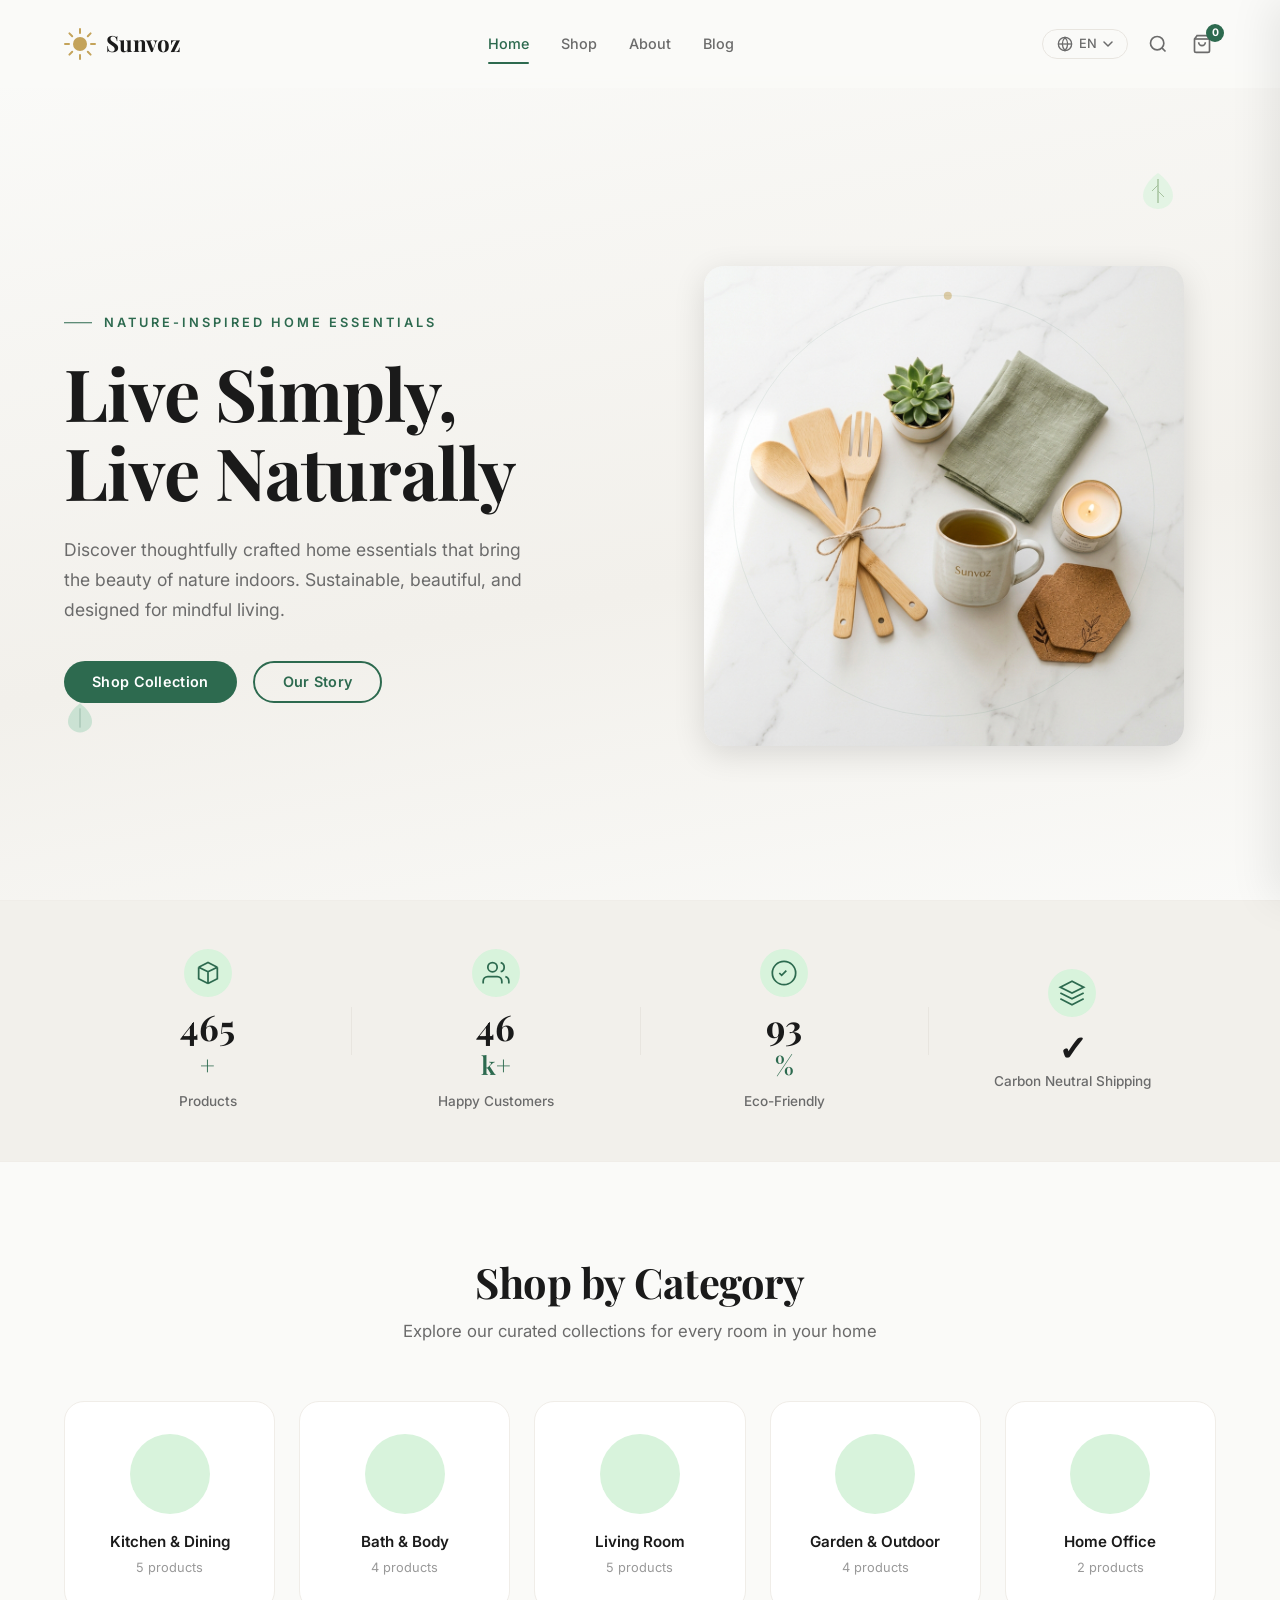
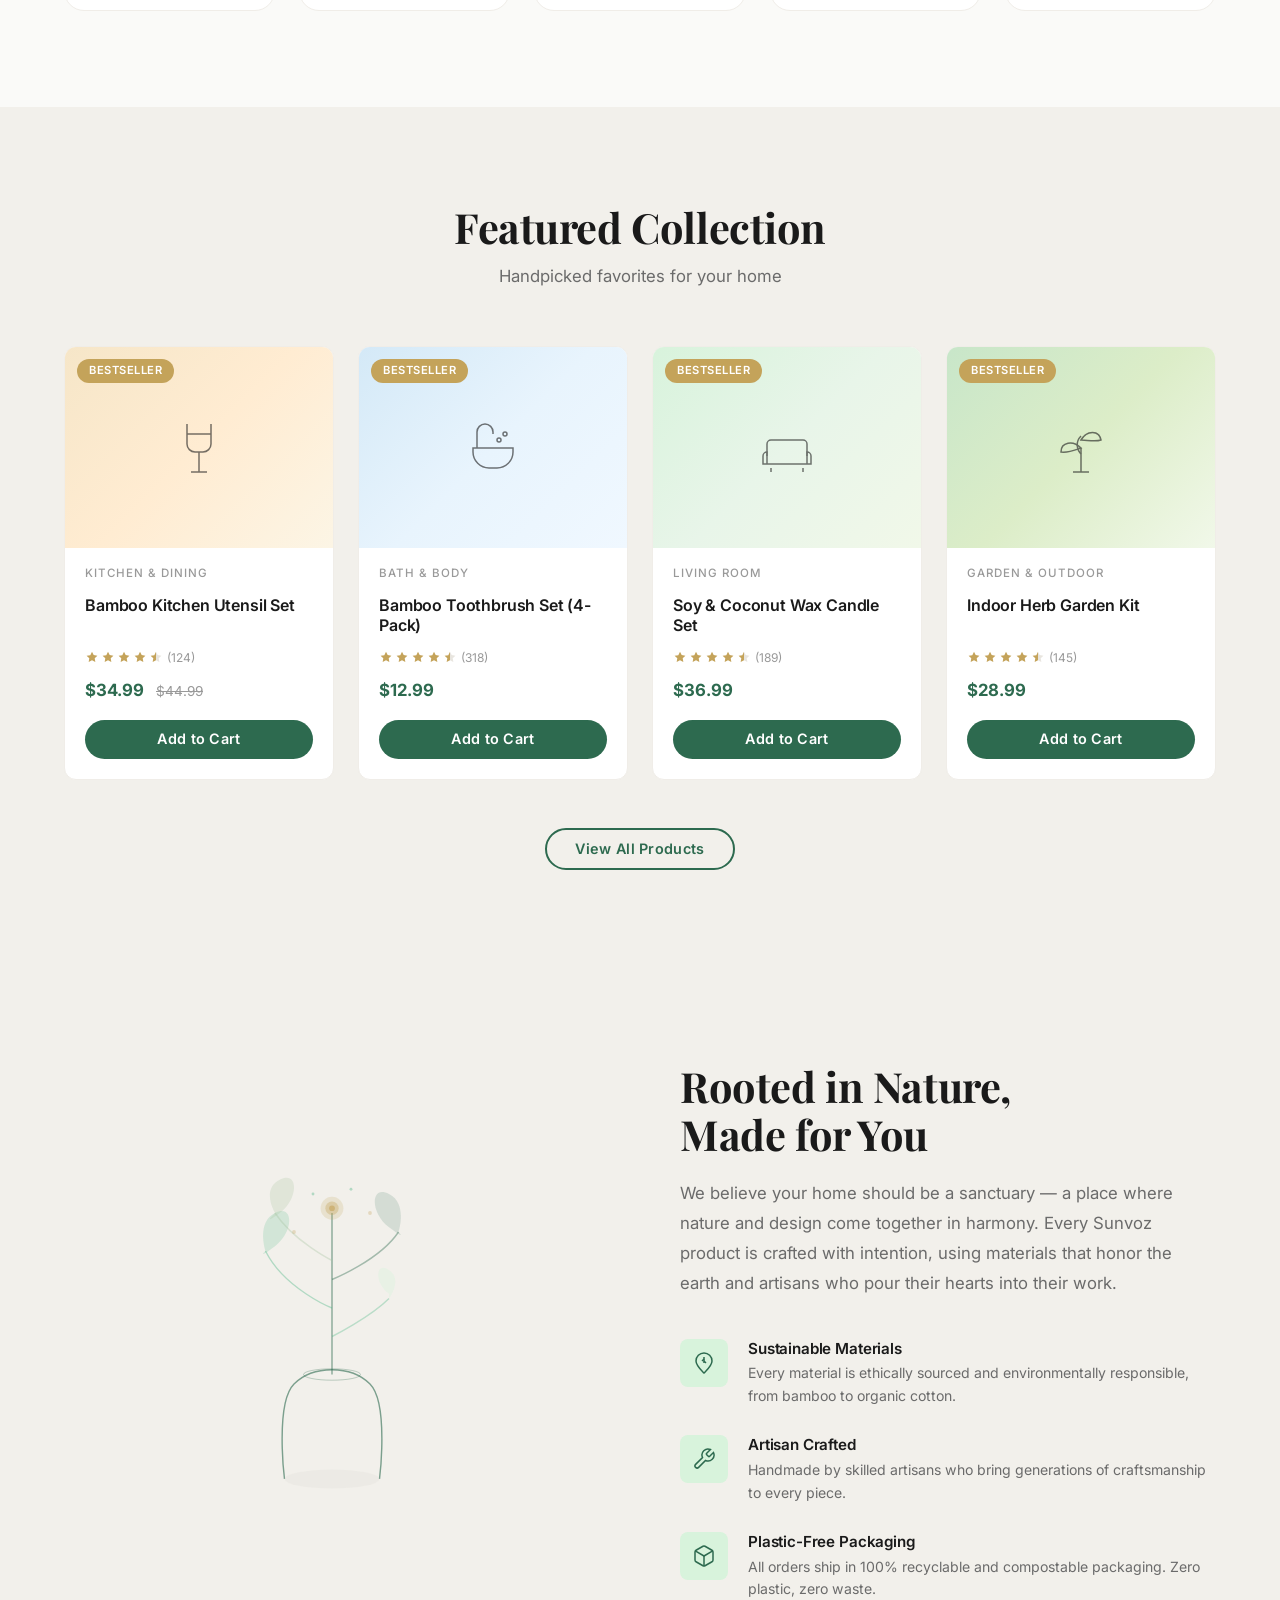
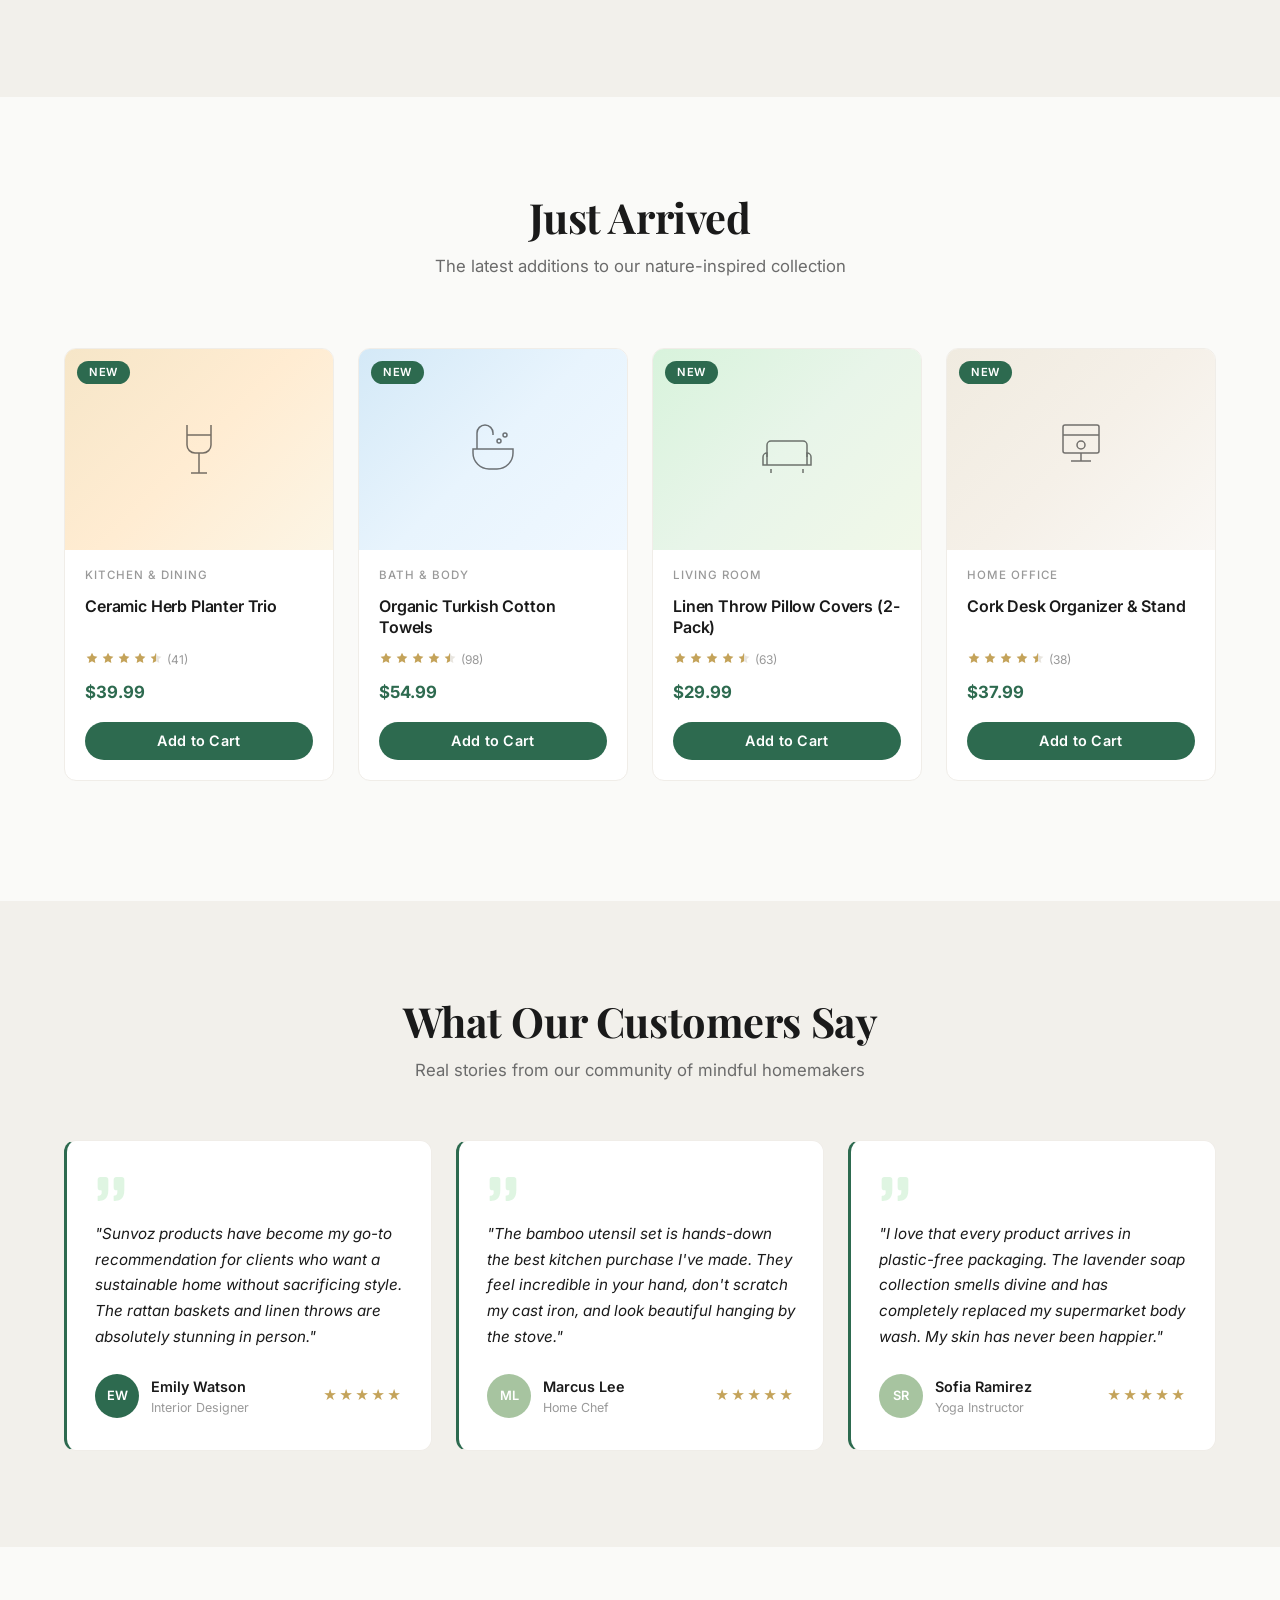
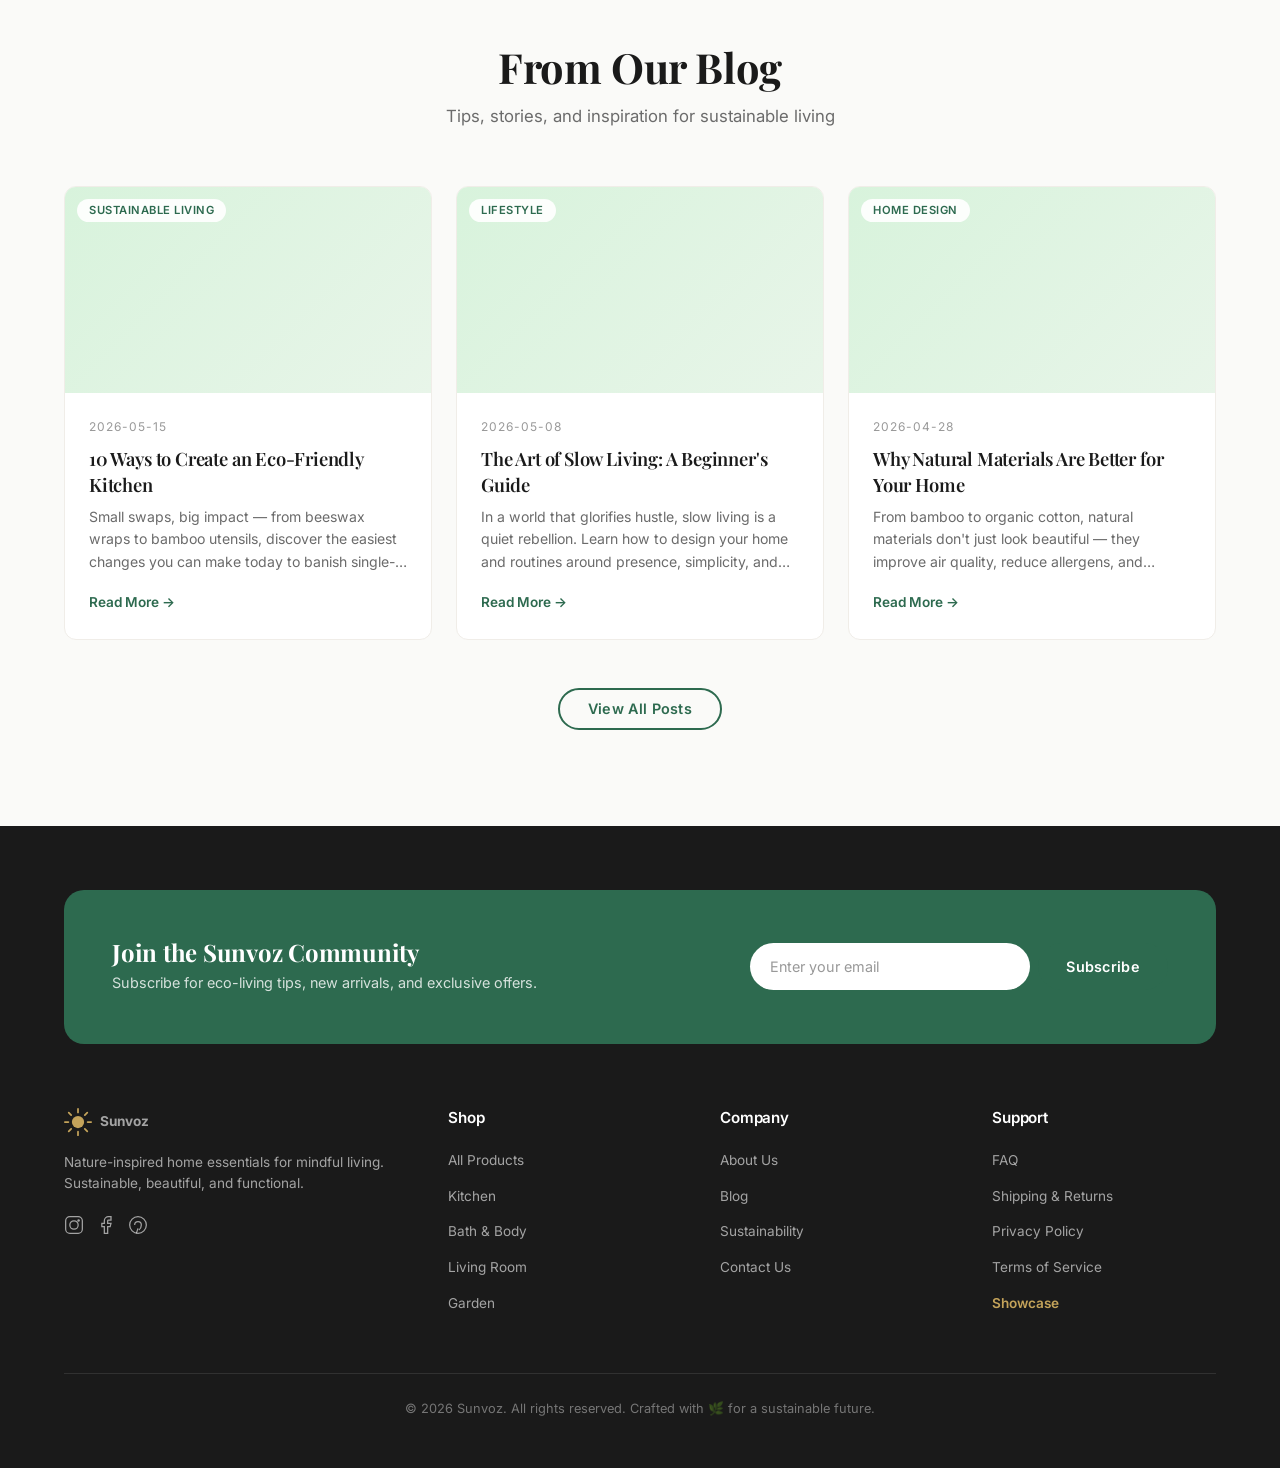
<file: index.html>
<!DOCTYPE html>
<html lang="en">
<head>
    <meta charset="UTF-8">
    <meta name="viewport" content="width=device-width, initial-scale=1.0">
    <meta name="description" content="Sunvoz — Nature-Inspired Home Essentials. Discover sustainable, beautiful, and functional products for your home.">
    <title>Home | Sunvoz</title>
    <link rel="preconnect" href="https://fonts.googleapis.com">
    <link rel="preconnect" href="https://fonts.gstatic.com" crossorigin>
    <link href="https://fonts.googleapis.com/css2?family=Playfair+Display:ital,wght@0,400;0,500;0,600;0,700;1,400&family=Inter:wght@300;400;500;600;700&display=swap" rel="stylesheet">
        <link href="https://cdn.jsdelivr.net/npm/bootstrap@5.3.3/dist/css/bootstrap.min.css" rel="stylesheet" integrity="sha384-QWTKZyjpPEjISv5WaRU9OFeRpok6YctnYmDr5pNlyT2bRjXh0JMhjY6hW+ALEwIH" crossorigin="anonymous">
    <link rel="stylesheet" href="css/base.css">
    <link rel="stylesheet" href="css/components.css">
    <link rel="stylesheet" href="css/home.css?v=1.0.1">
    <link rel="icon" type="image/svg+xml" href="data:image/svg+xml,<svg xmlns='http://www.w3.org/2000/svg' viewBox='0 0 32 32'><circle cx='16' cy='16' r='8' fill='%23C4A35A'/></svg>">
</head>
<body>

<!-- ========== NAVBAR ========== -->
<header class="navbar" id="navbar">
    <div class="container navbar-inner">
        <a href="index.html" class="logo" aria-label="Sunvoz Home">
            <svg class="logo-sun" width="32" height="32" viewBox="0 0 32 32" aria-hidden="true">
                <circle cx="16" cy="16" r="7" fill="#C4A35A"/>
                <g stroke="#C4A35A" stroke-width="2" stroke-linecap="round">
                    <line x1="16" y1="1" x2="16" y2="5"/><line x1="16" y1="27" x2="16" y2="31"/>
                    <line x1="1" y1="16" x2="5" y2="16"/><line x1="27" y1="16" x2="31" y2="16"/>
                    <line x1="5.4" y1="5.4" x2="8.2" y2="8.2"/><line x1="23.8" y1="23.8" x2="26.6" y2="26.6"/>
                    <line x1="5.4" y1="26.6" x2="8.2" y2="23.8"/><line x1="23.8" y1="8.2" x2="26.6" y2="5.4"/>
                </g>
            </svg>
            <span class="logo-text">Sunvoz</span>
        </a>
        <nav class="nav-links" id="navLinks">
            <a href="index.html" class="nav-link active" data-page="home">Home</a>
            <a href="products.html" class="nav-link" data-page="shop">Shop</a>
            <a href="about.html" class="nav-link" data-page="about">About</a>
            <a href="blog.html" class="nav-link" data-page="blog">Blog</a>
        </nav>
        <div class="nav-actions">
            <div class="lang-switcher" id="langSwitcher">
                <button class="lang-btn" id="langBtn" aria-label="Change Language">
                    <svg width="16" height="16" viewBox="0 0 24 24" fill="none" stroke="currentColor" stroke-width="2"><circle cx="12" cy="12" r="10"/><line x1="2" y1="12" x2="22" y2="12"/><path d="M12 2a15.3 15.3 0 014 10 15.3 15.3 0 01-4 10 15.3 15.3 0 01-4-10 15.3 15.3 0 014-10z"/></svg>
                    <span>EN</span>
                    <svg width="10" height="6" viewBox="0 0 10 6"><path d="M1 1l4 4 4-4" stroke="currentColor" fill="none" stroke-width="1.5" stroke-linecap="round" stroke-linejoin="round"/></svg>
                </button>
                <div class="lang-dropdown" id="langDropdown">
                    <a href="#" class="lang-option active" data-lang="en">English</a>
                    <a href="#" class="lang-option" data-lang="vi">Tiếng Việt</a>
                </div>
            </div>
            <button class="search-btn" id="searchToggle" aria-label="Search">
                <svg width="20" height="20" viewBox="0 0 24 24" fill="none" stroke="currentColor" stroke-width="2"><circle cx="11" cy="11" r="8"/><line x1="21" y1="21" x2="16.65" y2="16.65"/></svg>
            </button>
            <a href="cart.html" class="nav-cart-btn" id="navCartBtn" aria-label="Shopping Cart">
                <svg width="20" height="20" viewBox="0 0 24 24" fill="none" stroke="currentColor" stroke-width="2"><path d="M6 2L3 6v14a2 2 0 002 2h14a2 2 0 002-2V6l-3-4z"/><line x1="3" y1="6" x2="21" y2="6"/><path d="M16 10a4 4 0 01-8 0"/></svg>
                <span class="cart-badge" id="cartBadge">0</span>
            </a>
            <button class="hamburger" id="hamburger" aria-label="Toggle Menu">
                <span></span><span></span><span></span>
            </button>
        </div>
    </div>
</header>

<main>

<!-- ========== HERO SECTION ========== -->
<section class="hero" id="hero">
    <!-- Floating leaves -->
    <div class="floating-leaf leaf-1" aria-hidden="true">
        <svg width="40" height="40" viewBox="0 0 40 40" fill="none">
            <path d="M20 2C20 2 35 12 35 25C35 32 28 38 20 38C12 38 5 32 5 25C5 12 20 2 20 2Z" fill="#D8F3DC" opacity="0.6"/>
            <path d="M20 8V32" stroke="#A7C4A0" stroke-width="1.5"/>
            <path d="M20 14L14 20" stroke="#A7C4A0" stroke-width="1"/>
            <path d="M20 20L26 26" stroke="#A7C4A0" stroke-width="1"/>
        </svg>
    </div>
    <div class="floating-leaf leaf-2" aria-hidden="true">
        <svg width="32" height="32" viewBox="0 0 40 40" fill="none">
            <path d="M20 2C20 2 35 12 35 25C35 32 28 38 20 38C12 38 5 32 5 25C5 12 20 2 20 2Z" fill="#52B788" opacity="0.25"/>
            <path d="M20 8V32" stroke="#2D6A4F" stroke-width="1" opacity="0.4"/>
        </svg>
    </div>
    <div class="floating-leaf leaf-3" aria-hidden="true">
        <svg width="24" height="24" viewBox="0 0 40 40" fill="none">
            <path d="M20 2C20 2 35 12 35 25C35 32 28 38 20 38C12 38 5 32 5 25C5 12 20 2 20 2Z" fill="#A7C4A0" opacity="0.4"/>
        </svg>
    </div>

    <div class="container hero-inner">
        <div class="hero-content">
            <span class="hero-eyebrow animate-on-scroll">Nature-Inspired Home Essentials</span>
            <h1 class="hero-title animate-on-scroll">Live Simply,<br>Live Naturally</h1>
            <p class="hero-desc animate-on-scroll">Discover thoughtfully crafted home essentials that bring the beauty of nature indoors. Sustainable, beautiful, and designed for mindful living.</p>
            <div class="hero-actions animate-on-scroll">
                <a href="products.html" class="btn btn-primary btn-lg">Shop Collection</a>
                <a href="about.html" class="btn btn-outline btn-lg">Our Story</a>
            </div>
        </div>
        <div class="hero-visual" aria-hidden="true">
            <div class="hero-svg-wrapper" style="display: flex; align-items: center; justify-content: center;">
                <!-- Hero Banner Image -->
                <img src="assets/images/hero-banner.png" alt="Sunvoz Nature Home Banner" class="hero-art" style="width: 100%; height: auto; border-radius: var(--radius-lg); object-fit: cover; box-shadow: var(--shadow-lg);">
                <!-- Orbiting ring animation -->
                <div class="hero-orbit-ring"></div>
            </div>
        </div>
    </div>
</section>

<!-- ========== STATS BAR ========== -->
<section class="stats-bar" id="stats">
    <div class="container stats-inner">
        <div class="stat-item animate-on-scroll">
            <div class="stat-icon">
                <svg width="28" height="28" viewBox="0 0 24 24" fill="none" stroke="var(--accent)" stroke-width="1.5"><path d="M20 7l-8-4-8 4m16 0l-8 4m8-4v10l-8 4m0-10L4 7m8 4v10M4 7v10l8 4"/></svg>
            </div>
            <span class="stat-number" data-count="500">0</span><span class="stat-suffix">+</span>
            <span class="stat-label">Products</span>
        </div>
        <div class="stat-divider"></div>
        <div class="stat-item animate-on-scroll">
            <div class="stat-icon">
                <svg width="28" height="28" viewBox="0 0 24 24" fill="none" stroke="var(--accent)" stroke-width="1.5"><path d="M17 21v-2a4 4 0 00-4-4H5a4 4 0 00-4 4v2"/><circle cx="9" cy="7" r="4"/><path d="M23 21v-2a4 4 0 00-3-3.87"/><path d="M16 3.13a4 4 0 010 7.75"/></svg>
            </div>
            <span class="stat-number" data-count="50">0</span><span class="stat-suffix">k+</span>
            <span class="stat-label">Happy Customers</span>
        </div>
        <div class="stat-divider"></div>
        <div class="stat-item animate-on-scroll">
            <div class="stat-icon">
                <svg width="28" height="28" viewBox="0 0 24 24" fill="none" stroke="var(--accent)" stroke-width="1.5"><path d="M12 22c5.523 0 10-4.477 10-10S17.523 2 12 2 2 6.477 2 12s4.477 10 10 10z"/><path d="M8 12l2 2 4-4"/></svg>
            </div>
            <span class="stat-number" data-count="100">0</span><span class="stat-suffix">%</span>
            <span class="stat-label">Eco-Friendly</span>
        </div>
        <div class="stat-divider"></div>
        <div class="stat-item animate-on-scroll">
            <div class="stat-icon">
                <svg width="28" height="28" viewBox="0 0 24 24" fill="none" stroke="var(--accent)" stroke-width="1.5"><path d="M12 2L2 7l10 5 10-5-10-5z"/><path d="M2 17l10 5 10-5"/><path d="M2 12l10 5 10-5"/></svg>
            </div>
            <span class="stat-number" data-count="0">✓</span><span class="stat-suffix"></span>
            <span class="stat-label">Carbon Neutral Shipping</span>
        </div>
    </div>
</section>

<!-- ========== CATEGORIES SECTION ========== -->
<section class="section categories-section" id="categories">
    <div class="container">
        <div class="section-header animate-on-scroll">
            <h2 class="section-title">Shop by Category</h2>
            <p class="section-subtitle">Explore our curated collections for every room in your home</p>
        </div>
        <div class="categories-grid" id="categoriesGrid">
            <!-- Rendered dynamically by JS -->
        </div>
    </div>
</section>

<!-- ========== FEATURED PRODUCTS ========== -->
<section class="section featured-section" id="featured">
    <div class="container">
        <div class="section-header animate-on-scroll">
            <h2 class="section-title">Featured Collection</h2>
            <p class="section-subtitle">Handpicked favorites for your home</p>
        </div>
        <div class="row row-cols-1 row-cols-sm-2 row-cols-md-3 row-cols-lg-4 g-4" id="featuredGrid">
            <!-- Rendered dynamically by JS -->
        </div>
        <div class="section-cta animate-on-scroll">
            <a href="products.html" class="btn btn-outline">View All Products</a>
        </div>
    </div>
</section>

<!-- ========== MISSION SECTION ========== -->
<section class="section mission-section" id="mission">
    <div class="container mission-inner">
        <div class="mission-visual animate-on-scroll" aria-hidden="true">
            <svg class="mission-art" viewBox="0 0 400 450" fill="none" xmlns="http://www.w3.org/2000/svg">
                <!-- Botanical vase illustration -->
                <!-- Vase body -->
                <path d="M150 380C150 380 140 300 160 280C180 260 220 260 240 280C260 300 250 380 250 380" fill="#F2F0EB" stroke="#2D6A4F" stroke-width="1.5" opacity="0.6"/>
                <ellipse cx="200" cy="380" rx="50" ry="10" fill="#E8E5DF" opacity="0.5"/>
                <ellipse cx="200" cy="270" rx="30" ry="6" fill="none" stroke="#2D6A4F" stroke-width="1" opacity="0.3"/>

                <!-- Main stem -->
                <path d="M200 270V100" stroke="#2D6A4F" stroke-width="2" opacity="0.4"/>

                <!-- Branch left 1 -->
                <path d="M200 200C200 200 150 180 130 140" stroke="#52B788" stroke-width="1.5" fill="none" opacity="0.4"/>
                <path d="M130 140C130 140 120 110 140 100C160 90 160 120 140 135C120 150 130 140 130 140Z" fill="#52B788" opacity="0.2"/>

                <!-- Branch right 1 -->
                <path d="M200 170C200 170 250 150 270 120" stroke="#2D6A4F" stroke-width="1.5" fill="none" opacity="0.4"/>
                <path d="M270 120C270 120 280 90 260 80C240 70 240 100 260 115C280 130 270 120 270 120Z" fill="#2D6A4F" opacity="0.15"/>

                <!-- Branch left 2 -->
                <path d="M200 150C200 150 160 130 140 100" stroke="#A7C4A0" stroke-width="1.5" fill="none" opacity="0.35"/>
                <path d="M140 100C140 100 125 75 145 65C165 55 165 85 145 100C125 115 140 100 140 100Z" fill="#A7C4A0" opacity="0.25"/>

                <!-- Branch right 2 -->
                <path d="M200 230C200 230 240 210 260 190" stroke="#52B788" stroke-width="1.5" fill="none" opacity="0.35"/>
                <path d="M260 190C260 190 275 170 260 160C245 150 245 175 260 185Z" fill="#D8F3DC" opacity="0.4"/>

                <!-- Small flower/bud at top -->
                <circle cx="200" cy="95" r="12" fill="#C4A35A" opacity="0.2"/>
                <circle cx="200" cy="95" r="7" fill="#C4A35A" opacity="0.35"/>
                <circle cx="200" cy="95" r="3" fill="#C4A35A" opacity="0.6"/>

                <!-- Scattered dots -->
                <circle cx="160" cy="120" r="2" fill="#C4A35A" opacity="0.3"/>
                <circle cx="240" cy="100" r="2" fill="#C4A35A" opacity="0.3"/>
                <circle cx="180" cy="80" r="1.5" fill="#52B788" opacity="0.4"/>
                <circle cx="220" cy="75" r="1.5" fill="#52B788" opacity="0.4"/>
            </svg>
        </div>
        <div class="mission-content">
            <h2 class="section-title animate-on-scroll">Rooted in Nature,<br>Made for You</h2>
            <p class="mission-desc animate-on-scroll">We believe your home should be a sanctuary — a place where nature and design come together in harmony. Every Sunvoz product is crafted with intention, using materials that honor the earth and artisans who pour their hearts into their work.</p>
            <div class="mission-features">
                <div class="mission-feature animate-on-scroll">
                    <div class="mission-feature-icon">
                        <svg width="24" height="24" viewBox="0 0 24 24" fill="none" stroke="var(--accent)" stroke-width="1.5"><path d="M12 22c4-4 8-7.5 8-12a8 8 0 10-16 0c0 4.5 4 8 8 12z"/><path d="M12 6v6"/><path d="M12 8l-2 2"/><path d="M12 10l2 2"/></svg>
                    </div>
                    <div>
                        <h4>Sustainable Materials</h4>
                        <p>Every material is ethically sourced and environmentally responsible, from bamboo to organic cotton.</p>
                    </div>
                </div>
                <div class="mission-feature animate-on-scroll">
                    <div class="mission-feature-icon">
                        <svg width="24" height="24" viewBox="0 0 24 24" fill="none" stroke="var(--accent)" stroke-width="1.5"><path d="M14.7 6.3a1 1 0 000 1.4l1.6 1.6a1 1 0 001.4 0l3.77-3.77a6 6 0 01-7.94 7.94l-6.91 6.91a2.12 2.12 0 01-3-3l6.91-6.91a6 6 0 017.94-7.94l-3.76 3.76z"/></svg>
                    </div>
                    <div>
                        <h4>Artisan Crafted</h4>
                        <p>Handmade by skilled artisans who bring generations of craftsmanship to every piece.</p>
                    </div>
                </div>
                <div class="mission-feature animate-on-scroll">
                    <div class="mission-feature-icon">
                        <svg width="24" height="24" viewBox="0 0 24 24" fill="none" stroke="var(--accent)" stroke-width="1.5"><path d="M21 16V8a2 2 0 00-1-1.73l-7-4a2 2 0 00-2 0l-7 4A2 2 0 003 8v8a2 2 0 001 1.73l7 4a2 2 0 002 0l7-4A2 2 0 0021 16z"/><polyline points="3.27 6.96 12 12.01 20.73 6.96"/><line x1="12" y1="22.08" x2="12" y2="12"/></svg>
                    </div>
                    <div>
                        <h4>Plastic-Free Packaging</h4>
                        <p>All orders ship in 100% recyclable and compostable packaging. Zero plastic, zero waste.</p>
                    </div>
                </div>
            </div>
        </div>
    </div>
</section>

<!-- ========== NEW ARRIVALS ========== -->
<section class="section new-arrivals-section" id="new-arrivals">
    <div class="container">
        <div class="section-header animate-on-scroll">
            <h2 class="section-title">Just Arrived</h2>
            <p class="section-subtitle">The latest additions to our nature-inspired collection</p>
        </div>
        <div class="new-arrivals-wrapper">
            <button class="scroll-arrow scroll-arrow-left" id="scrollLeft" aria-label="Scroll left">
                <svg width="20" height="20" viewBox="0 0 24 24" fill="none" stroke="currentColor" stroke-width="2" stroke-linecap="round" stroke-linejoin="round"><polyline points="15 18 9 12 15 6"/></svg>
            </button>
            <div class="new-arrivals-track" id="newArrivalsTrack">
                <!-- Rendered dynamically by JS -->
            </div>
            <button class="scroll-arrow scroll-arrow-right" id="scrollRight" aria-label="Scroll right">
                <svg width="20" height="20" viewBox="0 0 24 24" fill="none" stroke="currentColor" stroke-width="2" stroke-linecap="round" stroke-linejoin="round"><polyline points="9 18 15 12 9 6"/></svg>
            </button>
        </div>
    </div>
</section>

<!-- ========== TESTIMONIALS ========== -->
<section class="section testimonials-section" id="testimonials">
    <div class="container">
        <div class="section-header animate-on-scroll">
            <h2 class="section-title">What Our Customers Say</h2>
            <p class="section-subtitle">Real stories from our community of mindful homemakers</p>
        </div>
        <div class="row row-cols-1 row-cols-md-3 g-4" id="testimonialsGrid">
            <!-- Rendered dynamically by JS -->
        </div>
    </div>
</section>

<!-- ========== BLOG PREVIEW ========== -->
<section class="section blog-preview-section" id="blog-preview">
    <div class="container">
        <div class="section-header animate-on-scroll">
            <h2 class="section-title">From Our Blog</h2>
            <p class="section-subtitle">Tips, stories, and inspiration for sustainable living</p>
        </div>
        <div class="row row-cols-1 row-cols-md-3 g-4" id="blogPreviewGrid">
            <!-- Rendered dynamically by JS -->
        </div>
        <div class="section-cta animate-on-scroll">
            <a href="blog.html" class="btn btn-outline">View All Posts</a>
        </div>
    </div>
</section>

</main>

<!-- ========== FOOTER ========== -->
<footer class="footer">
    <div class="container">
        <div class="footer-newsletter">
            <div class="newsletter-content">
                <h3>Join the Sunvoz Community</h3>
                <p>Subscribe for eco-living tips, new arrivals, and exclusive offers.</p>
            </div>
            <form class="newsletter-form" id="newsletterForm">
                <input type="email" placeholder="Enter your email" class="newsletter-input" required>
                <button type="submit" class="btn btn-primary">Subscribe</button>
            </form>
        </div>
        <div class="footer-grid">
            <div class="footer-col footer-brand-col">
                <a href="index.html" class="footer-logo">
                    <svg width="28" height="28" viewBox="0 0 32 32" aria-hidden="true"><circle cx="16" cy="16" r="7" fill="#C4A35A"/><g stroke="#C4A35A" stroke-width="2" stroke-linecap="round"><line x1="16" y1="1" x2="16" y2="5"/><line x1="16" y1="27" x2="16" y2="31"/><line x1="1" y1="16" x2="5" y2="16"/><line x1="27" y1="16" x2="31" y2="16"/><line x1="5.4" y1="5.4" x2="8.2" y2="8.2"/><line x1="23.8" y1="23.8" x2="26.6" y2="26.6"/><line x1="5.4" y1="26.6" x2="8.2" y2="23.8"/><line x1="23.8" y1="8.2" x2="26.6" y2="5.4"/></g></svg>
                    <span>Sunvoz</span>
                </a>
                <p class="footer-desc">Nature-inspired home essentials for mindful living. Sustainable, beautiful, and functional.</p>
                <div class="footer-social">
                    <a href="#" aria-label="Instagram"><svg width="20" height="20" viewBox="0 0 24 24" fill="none" stroke="currentColor" stroke-width="1.5"><rect x="2" y="2" width="20" height="20" rx="5"/><circle cx="12" cy="12" r="5"/><circle cx="17.5" cy="6.5" r="1.5" fill="currentColor" stroke="none"/></svg></a>
                    <a href="#" aria-label="Facebook"><svg width="20" height="20" viewBox="0 0 24 24" fill="none" stroke="currentColor" stroke-width="1.5"><path d="M18 2h-3a5 5 0 00-5 5v3H7v4h3v8h4v-8h3l1-4h-4V7a1 1 0 011-1h3z"/></svg></a>
                    <a href="#" aria-label="Pinterest"><svg width="20" height="20" viewBox="0 0 24 24" fill="none" stroke="currentColor" stroke-width="1.5"><circle cx="12" cy="12" r="10"/><path d="M8 12a4 4 0 118 0c0 4-3 6-3 6"/><line x1="12" y1="16" x2="10" y2="22"/></svg></a>
                </div>
            </div>
            <div class="footer-col">
                <h4>Shop</h4>
                <ul>
                    <li><a href="products.html">All Products</a></li>
                    <li><a href="products.html?category=kitchen">Kitchen</a></li>
                    <li><a href="products.html?category=bathroom">Bath & Body</a></li>
                    <li><a href="products.html?category=living">Living Room</a></li>
                    <li><a href="products.html?category=garden">Garden</a></li>
                </ul>
            </div>
            <div class="footer-col">
                <h4>Company</h4>
                <ul>
                    <li><a href="about.html">About Us</a></li>
                    <li><a href="blog.html">Blog</a></li>
                    <li><a href="#">Sustainability</a></li>
                    <li><a href="#">Contact Us</a></li>
                </ul>
            </div>
            <div class="footer-col">
                <h4>Support</h4>
                <ul>
                    <li><a href="#">FAQ</a></li>
                    <li><a href="#">Shipping & Returns</a></li>
                    <li><a href="#">Privacy Policy</a></li>
                    <li><a href="#">Terms of Service</a></li>
                    <li><a href="showcase.html" style="font-weight: 600; color: var(--gold);">Showcase</a></li>
                </ul>
            </div>
        </div>
        <div class="footer-bottom">
            <p>&copy; 2026 Sunvoz. All rights reserved. Crafted with 🌿 for a sustainable future.</p>
        </div>
    </div>
</footer>

<div class="toast-container" id="toastContainer"></div>

    <script src="https://cdn.jsdelivr.net/npm/bootstrap@5.3.3/dist/js/bootstrap.bundle.min.js" integrity="sha384-YvpcrYf0tY3lHB60NNkmXc5s9fDVZLESaAA55NDzOxhy9GkcIdslK1eN7N6jIeHz" crossorigin="anonymous"></script>
    <script src="js/data.js"></script>
<script src="js/main.js"></script>
<script>
(function() {
    'use strict';

    // ======== HELPER: Category icon SVGs ========
    const categoryIcons = {
        kitchen: '<svg width="36" height="36" viewBox="0 0 24 24" fill="none" stroke="currentColor" stroke-width="1.5"><path d="M18 8h1a4 4 0 010 8h-1"/><path d="M2 8h16v9a4 4 0 01-4 4H6a4 4 0 01-4-4V8z"/><line x1="6" y1="1" x2="6" y2="4"/><line x1="10" y1="1" x2="10" y2="4"/><line x1="14" y1="1" x2="14" y2="4"/></svg>',
        bathroom: '<svg width="36" height="36" viewBox="0 0 24 24" fill="none" stroke="currentColor" stroke-width="1.5"><path d="M2 12h20"/><path d="M4 12V6a2 2 0 012-2h1"/><path d="M20 12v4a4 4 0 01-4 4H8a4 4 0 01-4-4v-4"/><circle cx="8" cy="20" r="1"/><circle cx="16" cy="20" r="1"/></svg>',
        living: '<svg width="36" height="36" viewBox="0 0 24 24" fill="none" stroke="currentColor" stroke-width="1.5"><path d="M20 9V6a2 2 0 00-2-2H6a2 2 0 00-2 2v3"/><path d="M2 11v5a2 2 0 002 2h16a2 2 0 002-2v-5a2 2 0 00-4 0v2H6v-2a2 2 0 00-4 0z"/><line x1="4" y1="18" x2="4" y2="21"/><line x1="20" y1="18" x2="20" y2="21"/></svg>',
        garden: '<svg width="36" height="36" viewBox="0 0 24 24" fill="none" stroke="currentColor" stroke-width="1.5"><path d="M12 22V8"/><path d="M5 12H2a10 10 0 0010 10"/><path d="M19 12h3a10 10 0 01-10 10"/><path d="M12 8a6 6 0 00-6-6c0 3.3 2.7 6 6 6z"/><path d="M12 8a6 6 0 016-6c0 3.3-2.7 6-6 6z"/></svg>',
        office: '<svg width="36" height="36" viewBox="0 0 24 24" fill="none" stroke="currentColor" stroke-width="1.5"><rect x="2" y="3" width="20" height="14" rx="2"/><line x1="8" y1="21" x2="16" y2="21"/><line x1="12" y1="17" x2="12" y2="21"/></svg>'
    };

    // ======== HELPER: Product icon SVGs by category ========
    const productIcons = {
        kitchen: '<svg width="48" height="48" viewBox="0 0 24 24" fill="none" stroke="#2D6A4F" stroke-width="1" opacity="0.5"><path d="M18 8h1a4 4 0 010 8h-1"/><path d="M2 8h16v9a4 4 0 01-4 4H6a4 4 0 01-4-4V8z"/><line x1="6" y1="1" x2="6" y2="4"/><line x1="10" y1="1" x2="10" y2="4"/><line x1="14" y1="1" x2="14" y2="4"/></svg>',
        bathroom: '<svg width="48" height="48" viewBox="0 0 24 24" fill="none" stroke="#2D6A4F" stroke-width="1" opacity="0.5"><path d="M2 12h20"/><path d="M4 12V6a2 2 0 012-2h1"/><path d="M20 12v4a4 4 0 01-4 4H8a4 4 0 01-4-4v-4"/></svg>',
        living: '<svg width="48" height="48" viewBox="0 0 24 24" fill="none" stroke="#2D6A4F" stroke-width="1" opacity="0.5"><path d="M20 9V6a2 2 0 00-2-2H6a2 2 0 00-2 2v3"/><path d="M2 11v5a2 2 0 002 2h16a2 2 0 002-2v-5a2 2 0 00-4 0v2H6v-2a2 2 0 00-4 0z"/></svg>',
        garden: '<svg width="48" height="48" viewBox="0 0 24 24" fill="none" stroke="#2D6A4F" stroke-width="1" opacity="0.5"><path d="M12 22V8"/><path d="M12 8a6 6 0 00-6-6c0 3.3 2.7 6 6 6z"/><path d="M12 8a6 6 0 016-6c0 3.3-2.7 6-6 6z"/></svg>',
        office: '<svg width="48" height="48" viewBox="0 0 24 24" fill="none" stroke="#2D6A4F" stroke-width="1" opacity="0.5"><rect x="2" y="3" width="20" height="14" rx="2"/><line x1="8" y1="21" x2="16" y2="21"/><line x1="12" y1="17" x2="12" y2="21"/></svg>'
    };

    // ======== HELPER: Category gradient backgrounds ========
    const categoryGradients = {
        kitchen: 'linear-gradient(135deg, #F6E6C8 0%, #FFECD2 50%, #FCF5E5 100%)',
        bathroom: 'linear-gradient(135deg, #D4E9F7 0%, #E8F4FD 50%, #F0F8FF 100%)',
        living: 'linear-gradient(135deg, #D8F3DC 0%, #E8F5E9 50%, #F1F8E9 100%)',
        garden: 'linear-gradient(135deg, #C8E6C9 0%, #DCEDC8 50%, #F1F8E9 100%)',
        office: 'linear-gradient(135deg, #F0EBE0 0%, #F5F0E8 50%, #FAF8F5 100%)'
    };

    // ======== HELPER: Category display names ========
    const categoryNames = {
        kitchen: 'Kitchen & Dining',
        bathroom: 'Bath & Body',
        living: 'Living Room',
        garden: 'Garden & Outdoor',
        office: 'Home Office'
    };

    // ======== HELPER: Blog category gradients ========
    const blogGradients = {
        'Sustainability': 'linear-gradient(135deg, #D8F3DC 0%, #E8F5E9 100%)',
        'Home Decor': 'linear-gradient(135deg, #F6E6C8 0%, #FFECD2 100%)',
        'Wellness': 'linear-gradient(135deg, #D4E9F7 0%, #E8F4FD 100%)',
        'DIY': 'linear-gradient(135deg, #F0EBE0 0%, #F5F0E8 100%)',
        'Garden': 'linear-gradient(135deg, #C8E6C9 0%, #DCEDC8 100%)'
    };

    // ======== RENDER: Categories ========
    function renderCategories() {
        const grid = document.getElementById('categoriesGrid');
        if (!grid || !window.CATEGORIES) return;

        grid.innerHTML = window.CATEGORIES.map(function(cat) {
            return '<a href="products.html?category=' + cat.slug + '" class="category-card animate-on-scroll">' +
                '<div class="category-icon-wrap">' +
                    (categoryIcons[cat.slug] || '') +
                '</div>' +
                '<span class="category-card-name">' + cat.name + '</span>' +
                '<span class="category-card-count">' + (cat.count || '') + ' products</span>' +
            '</a>';
        }).join('');
    }

    // ======== RENDER: Product Card ========
    function createProductCard(product) {
        if (window.SunvozHelpers && typeof window.SunvozHelpers.renderProductCard === 'function') {
            var cardHTML = window.SunvozHelpers.renderProductCard(product);
            // Keep homepage animate-on-scroll style
            return cardHTML.replace('class="product-card"', 'class="product-card animate-on-scroll"');
        }
        var gradient = categoryGradients[product.category] || categoryGradients.kitchen;
        var icon = productIcons[product.category] || productIcons.kitchen;
        var catName = categoryNames[product.category] || product.category;
        var badgeHtml = '';
        if (product.badge) {
            badgeHtml = '<span class="badge badge-' + product.badge + '">' +
                (product.badge === 'bestseller' ? 'Bestseller' : product.badge === 'new' ? 'New' : product.badge === 'sale' ? 'Sale' : product.badge === 'eco' ? 'Eco Pick' : product.badge) +
                '</span>';
        }
        var stars = '';
        var rating = product.rating || 5;
        for (var i = 0; i < 5; i++) {
            stars += i < Math.floor(rating) ? '★' : '☆';
        }
        var priceHtml = '<span class="product-card-current-price">$' + product.price.toFixed(2) + '</span>';
        if (product.originalPrice) {
            priceHtml += ' <span class="original-price">$' + product.originalPrice.toFixed(2) + '</span>';
        }

        return '<div class="product-card animate-on-scroll" data-category="' + product.category + '">' +
            '<a href="product-detail.html?id=' + product.id + '">' +
                '<div class="product-card-img" style="background: ' + gradient + '">' +
                    '<div class="product-card-icon">' + icon + '</div>' +
                    badgeHtml +
                '</div>' +
                '<div class="product-card-info">' +
                    '<span class="product-card-category">' + catName + '</span>' +
                    '<h3 class="product-card-title">' + product.name + '</h3>' +
                    '<div class="product-card-rating">' + stars + ' <span>(' + (product.reviews || 0) + ')</span></div>' +
                    '<div class="product-card-price">' + priceHtml + '</div>' +
                '</div>' +
            '</a>' +
            '<div class="product-card-actions">' +
                '<button class="btn btn-primary btn-sm add-to-cart-btn" data-id="' + product.id + '">Add to Cart</button>' +
            '</div>' +
        '</div>';
    }

    // ======== RENDER: Featured Products ========
    function renderFeatured() {
        var grid = document.getElementById('featuredGrid');
        if (!grid || !window.PRODUCTS) return;

        var featured = window.PRODUCTS.filter(function(p) { return p.badge === 'bestseller'; }).slice(0, 4);
        if (featured.length === 0) featured = window.PRODUCTS.slice(0, 4);
        grid.innerHTML = featured.map(function(product) {
            return '<div class="col">' + createProductCard(product) + '</div>';
        }).join('');
    }

    // ======== RENDER: New Arrivals ========
    function renderNewArrivals() {
        var track = document.getElementById('newArrivalsTrack');
        if (!track || !window.PRODUCTS) return;

        var newProducts = window.PRODUCTS.filter(function(p) { return p.badge === 'new'; });
        if (newProducts.length === 0) newProducts = window.PRODUCTS.slice(0, 6);
        track.innerHTML = newProducts.map(createProductCard).join('');
    }

    // ======== RENDER: Testimonials ========
    function renderTestimonials() {
        var grid = document.getElementById('testimonialsGrid');
        if (!grid || !window.TESTIMONIALS) return;

        grid.innerHTML = window.TESTIMONIALS.slice(0, 3).map(function(t) {
            var stars = '';
            for (var i = 0; i < 5; i++) {
                stars += i < (t.rating || 5) ? '★' : '☆';
            }
            var initials = t.name.split(' ').map(function(n) { return n[0]; }).join('').toUpperCase();
            var colors = ['#2D6A4F', '#52B788', '#C4A35A', '#A7C4A0'];
            var bgColor = colors[Math.floor(Math.random() * colors.length)];

            return '<div class="col">' +
                '<div class="testimonial-card animate-on-scroll h-100">' +
                '<div class="testimonial-quote">' +
                    '<svg width="32" height="32" viewBox="0 0 24 24" fill="var(--accent-pale)" opacity="0.8"><path d="M3 21c3 0 7-1 7-8V5c0-1.25-.756-2.017-2-2H4c-1.25 0-2 .75-2 1.972V11c0 1.25.75 2 2 2 1 0 1 0 1 1v1c0 1-1 2-2 2s-1 .008-1 1.031V20c0 1 0 1 1 1z"/><path d="M15 21c3 0 7-1 7-8V5c0-1.25-.757-2.017-2-2h-4c-1.25 0-2 .75-2 1.972V11c0 1.25.75 2 2 2h.75c0 2.25.25 4-2.75 4v3c0 1 0 1 1 1z"/></svg>' +
                '</div>' +
                '<p class="testimonial-text">"' + t.text + '"</p>' +
                '<div class="testimonial-author">' +
                    '<div class="testimonial-avatar" style="background-color: ' + bgColor + '">' + initials + '</div>' +
                    '<div class="testimonial-info">' +
                        '<span class="testimonial-name">' + t.name + '</span>' +
                        '<span class="testimonial-role">' + (t.role || 'Customer') + '</span>' +
                    '</div>' +
                    '<div class="testimonial-rating">' + stars + '</div>' +
                '</div>' +
                '</div>' +
            '</div>';
        }).join('');
    }

    // ======== RENDER: Blog Preview ========
    function renderBlogPreview() {
        var grid = document.getElementById('blogPreviewGrid');
        if (!grid || !window.BLOG_POSTS) return;

        grid.innerHTML = window.BLOG_POSTS.slice(0, 3).map(function(post) {
            var gradient = blogGradients[post.category] || 'linear-gradient(135deg, #D8F3DC 0%, #E8F5E9 100%)';
            return '<div class="col">' +
                '<article class="blog-card animate-on-scroll h-100">' +
                '<a href="blog-post.html?id=' + post.id + '">' +
                    '<div class="blog-card-img" style="background: ' + gradient + '">' +
                        '<span class="badge badge-category">' + post.category + '</span>' +
                    '</div>' +
                    '<div class="blog-card-content">' +
                        '<span class="blog-card-date">' + post.date + '</span>' +
                        '<h3 class="blog-card-title">' + post.title + '</h3>' +
                        '<p class="blog-card-excerpt">' + (post.excerpt || '') + '</p>' +
                        '<span class="blog-card-link">Read More →</span>' +
                    '</div>' +
                '</a>' +
                '</article>' +
            '</div>';
        }).join('');
    }

    // ======== COUNTER ANIMATION ========
    function animateCounters() {
        var counters = document.querySelectorAll('.stat-number[data-count]');
        counters.forEach(function(counter) {
            var target = parseInt(counter.getAttribute('data-count'), 10);
            if (target === 0) return; // skip non-numeric items
            if (counter.dataset.animated === 'true') return;

            var rect = counter.getBoundingClientRect();
            if (rect.top < window.innerHeight && rect.bottom > 0) {
                counter.dataset.animated = 'true';
                var duration = 2000;
                var start = 0;
                var startTime = null;

                function step(timestamp) {
                    if (!startTime) startTime = timestamp;
                    var progress = Math.min((timestamp - startTime) / duration, 1);
                    var eased = 1 - Math.pow(1 - progress, 3); // ease-out cubic
                    counter.textContent = Math.floor(eased * target);
                    if (progress < 1) {
                        requestAnimationFrame(step);
                    } else {
                        counter.textContent = target;
                    }
                }
                requestAnimationFrame(step);
            }
        });
    }

    // ======== NEW ARRIVALS SCROLL ========
    function setupScrollButtons() {
        var track = document.getElementById('newArrivalsTrack');
        var leftBtn = document.getElementById('scrollLeft');
        var rightBtn = document.getElementById('scrollRight');
        if (!track || !leftBtn || !rightBtn) return;

        leftBtn.addEventListener('click', function() {
            var card = track.querySelector('.product-card');
            var gap = parseFloat(window.getComputedStyle(track).gap) || 24;
            var amount = card ? card.offsetWidth + gap : 320;
            track.scrollLeft -= amount;
        });
        rightBtn.addEventListener('click', function() {
            var card = track.querySelector('.product-card');
            var gap = parseFloat(window.getComputedStyle(track).gap) || 24;
            var amount = card ? card.offsetWidth + gap : 320;
            track.scrollLeft += amount;
        });

        // Update arrow visibility
        function updateArrows() {
            leftBtn.classList.toggle('hidden', track.scrollLeft <= 0);
            rightBtn.classList.toggle('hidden', track.scrollLeft + track.offsetWidth >= track.scrollWidth - 2);
        }
        track.addEventListener('scroll', updateArrows);
        window.addEventListener('resize', updateArrows);
        setTimeout(updateArrows, 100);
    }

    // ======== ADD TO CART ========
    // Handled globally by js/main.js to keep cart state synchronized and avoid duplicate event triggers.

    // ======== SCROLL ANIMATION OBSERVER ========
    function setupScrollAnimations() {
        var elements = document.querySelectorAll('.animate-on-scroll');
        if (!('IntersectionObserver' in window)) {
            elements.forEach(function(el) { el.classList.add('animated'); });
            return;
        }
        var observer = new IntersectionObserver(function(entries) {
            entries.forEach(function(entry) {
                if (entry.isIntersecting) {
                    entry.target.classList.add('animated');
                    observer.unobserve(entry.target);
                }
            });
        }, { threshold: 0.1, rootMargin: '0px 0px -40px 0px' });

        elements.forEach(function(el) { observer.observe(el); });
    }

    // ======== INIT ========
    document.addEventListener('DOMContentLoaded', function() {
        renderCategories();
        renderFeatured();
        renderNewArrivals();
        renderTestimonials();
        renderBlogPreview();
        setupScrollButtons();
        setupScrollAnimations();

        // Counter animation on scroll
        window.addEventListener('scroll', animateCounters);
        animateCounters(); // check on load
    });

})();
</script>

</body>
</html>
</file>
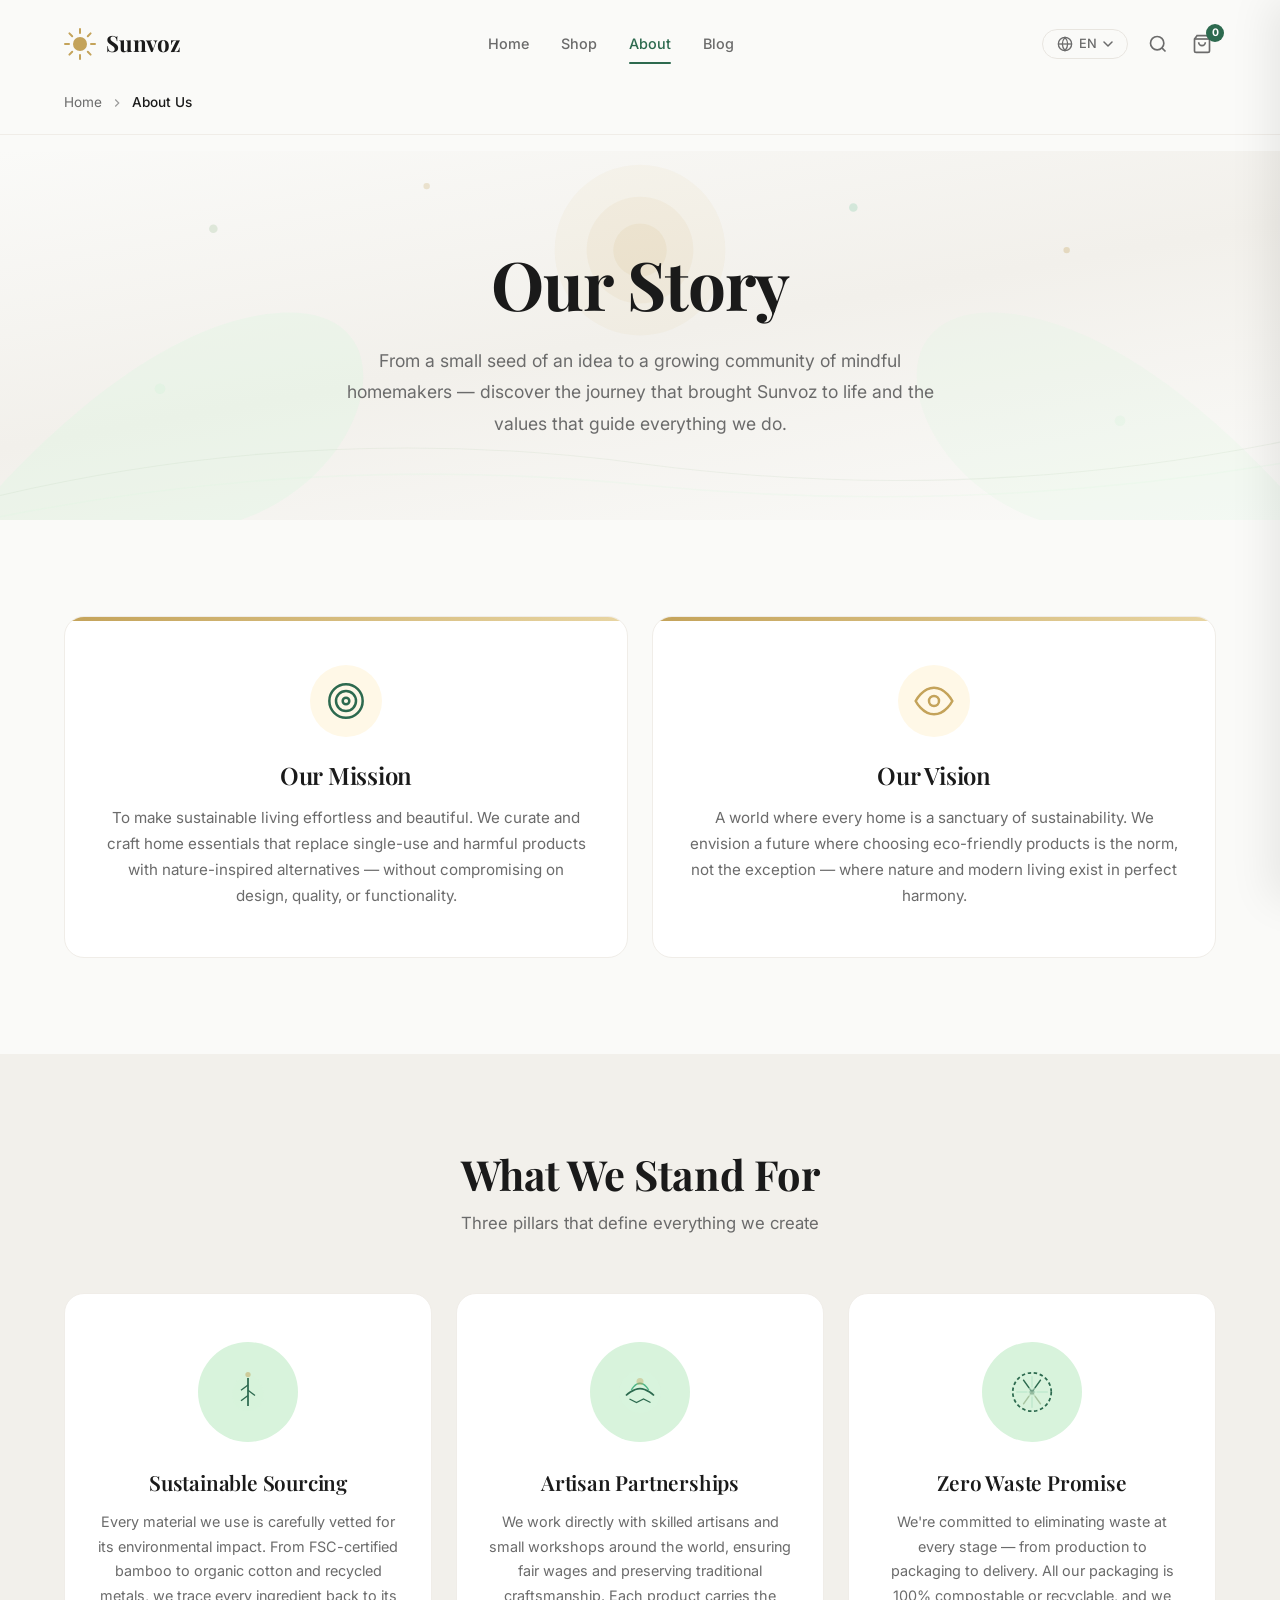
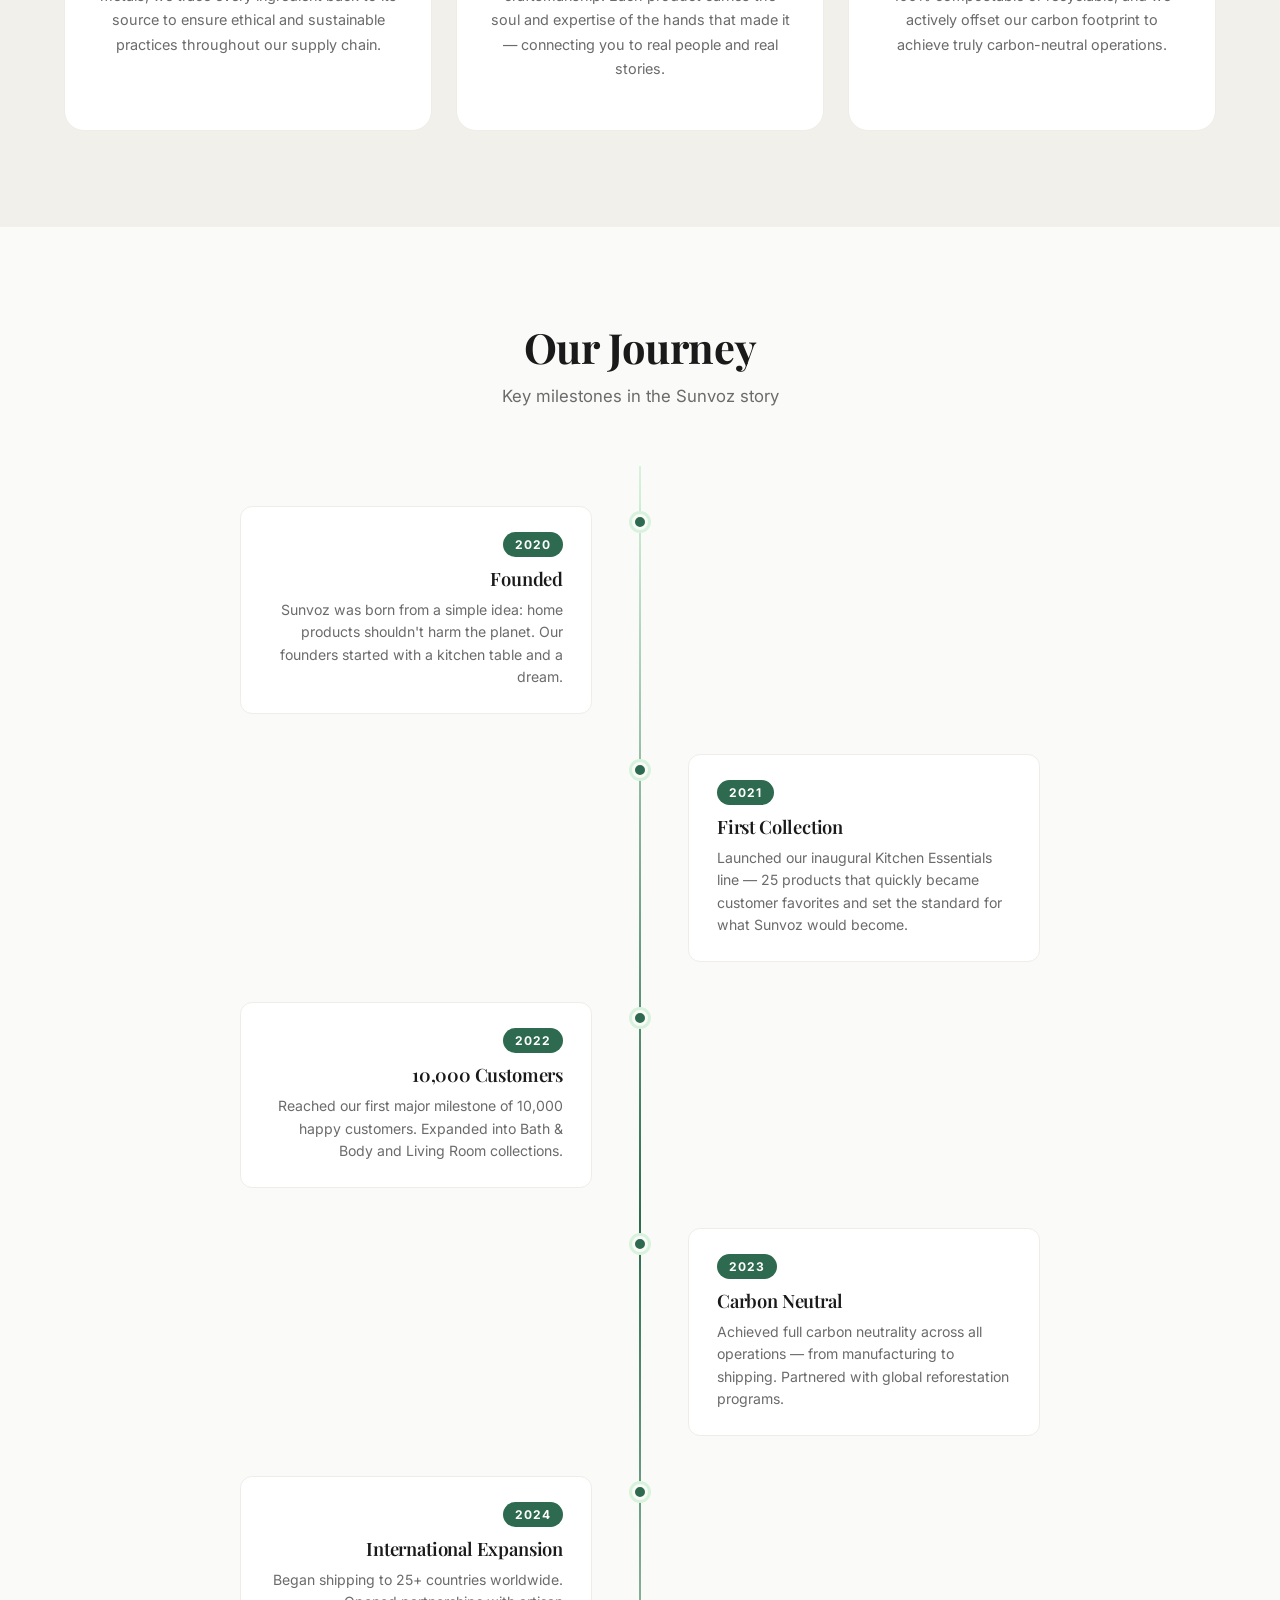
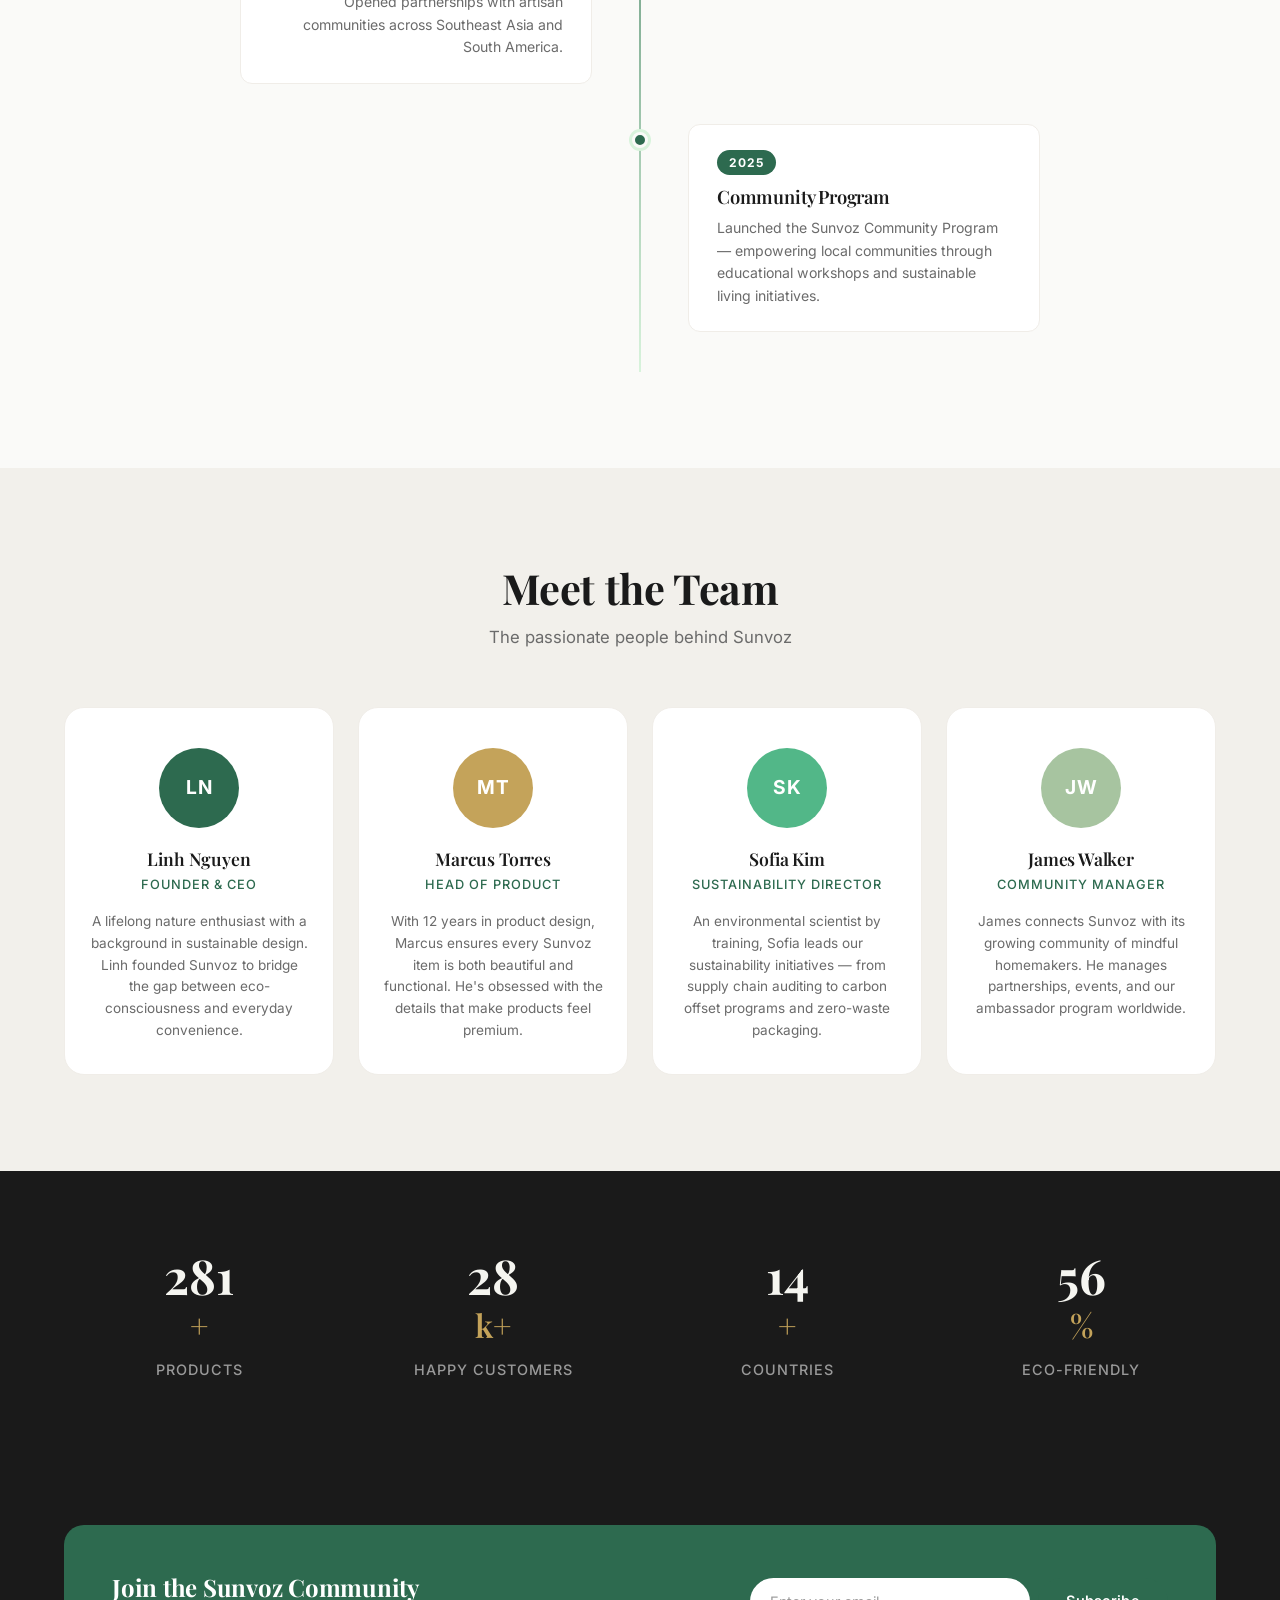
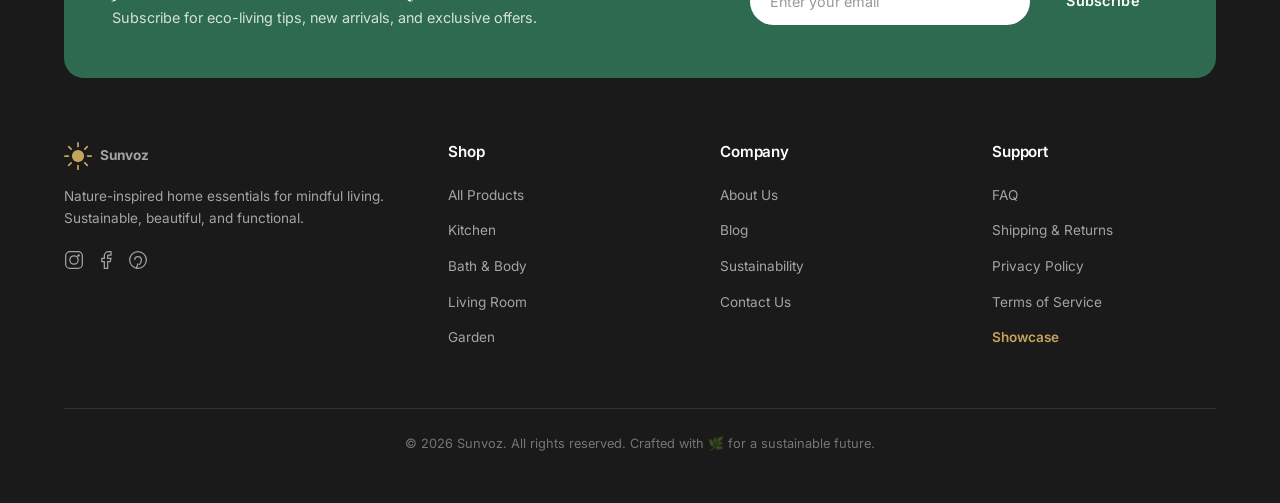
<file: about.html>
<!DOCTYPE html>
<html lang="en">
<head>
    <meta charset="UTF-8">
    <meta name="viewport" content="width=device-width, initial-scale=1.0">
    <meta name="description" content="Learn about Sunvoz — our mission, values, and commitment to sustainable, nature-inspired home essentials.">
    <title>About Us | Sunvoz</title>
    <link rel="preconnect" href="https://fonts.googleapis.com">
    <link rel="preconnect" href="https://fonts.gstatic.com" crossorigin>
    <link href="https://fonts.googleapis.com/css2?family=Playfair+Display:ital,wght@0,400;0,500;0,600;0,700;1,400&family=Inter:wght@300;400;500;600;700&display=swap" rel="stylesheet">
        <link href="https://cdn.jsdelivr.net/npm/bootstrap@5.3.3/dist/css/bootstrap.min.css" rel="stylesheet" integrity="sha384-QWTKZyjpPEjISv5WaRU9OFeRpok6YctnYmDr5pNlyT2bRjXh0JMhjY6hW+ALEwIH" crossorigin="anonymous">
    <link rel="stylesheet" href="css/base.css">
    <link rel="stylesheet" href="css/components.css">
    <link rel="stylesheet" href="css/about.css">
    <link rel="icon" type="image/svg+xml" href="data:image/svg+xml,<svg xmlns='http://www.w3.org/2000/svg' viewBox='0 0 32 32'><circle cx='16' cy='16' r='8' fill='%23C4A35A'/></svg>">
</head>
<body>

<!-- ========== NAVBAR ========== -->
<header class="navbar" id="navbar">
    <div class="container navbar-inner">
        <a href="index.html" class="logo" aria-label="Sunvoz Home">
            <svg class="logo-sun" width="32" height="32" viewBox="0 0 32 32" aria-hidden="true">
                <circle cx="16" cy="16" r="7" fill="#C4A35A"/>
                <g stroke="#C4A35A" stroke-width="2" stroke-linecap="round">
                    <line x1="16" y1="1" x2="16" y2="5"/><line x1="16" y1="27" x2="16" y2="31"/>
                    <line x1="1" y1="16" x2="5" y2="16"/><line x1="27" y1="16" x2="31" y2="16"/>
                    <line x1="5.4" y1="5.4" x2="8.2" y2="8.2"/><line x1="23.8" y1="23.8" x2="26.6" y2="26.6"/>
                    <line x1="5.4" y1="26.6" x2="8.2" y2="23.8"/><line x1="23.8" y1="8.2" x2="26.6" y2="5.4"/>
                </g>
            </svg>
            <span class="logo-text">Sunvoz</span>
        </a>
        <nav class="nav-links" id="navLinks">
            <a href="index.html" class="nav-link" data-page="home">Home</a>
            <a href="products.html" class="nav-link" data-page="shop">Shop</a>
            <a href="about.html" class="nav-link active" data-page="about">About</a>
            <a href="blog.html" class="nav-link" data-page="blog">Blog</a>
        </nav>
        <div class="nav-actions">
            <div class="lang-switcher" id="langSwitcher">
                <button class="lang-btn" id="langBtn" aria-label="Change Language">
                    <svg width="16" height="16" viewBox="0 0 24 24" fill="none" stroke="currentColor" stroke-width="2"><circle cx="12" cy="12" r="10"/><line x1="2" y1="12" x2="22" y2="12"/><path d="M12 2a15.3 15.3 0 014 10 15.3 15.3 0 01-4 10 15.3 15.3 0 01-4-10 15.3 15.3 0 014-10z"/></svg>
                    <span>EN</span>
                    <svg width="10" height="6" viewBox="0 0 10 6"><path d="M1 1l4 4 4-4" stroke="currentColor" fill="none" stroke-width="1.5" stroke-linecap="round" stroke-linejoin="round"/></svg>
                </button>
                <div class="lang-dropdown" id="langDropdown">
                    <a href="#" class="lang-option active" data-lang="en">English</a>
                    <a href="#" class="lang-option" data-lang="vi">Tiếng Việt</a>
                </div>
            </div>
            <button class="search-btn" id="searchToggle" aria-label="Search">
                <svg width="20" height="20" viewBox="0 0 24 24" fill="none" stroke="currentColor" stroke-width="2"><circle cx="11" cy="11" r="8"/><line x1="21" y1="21" x2="16.65" y2="16.65"/></svg>
            </button>
            <a href="cart.html" class="nav-cart-btn" id="navCartBtn" aria-label="Shopping Cart">
                <svg width="20" height="20" viewBox="0 0 24 24" fill="none" stroke="currentColor" stroke-width="2"><path d="M6 2L3 6v14a2 2 0 002 2h14a2 2 0 002-2V6l-3-4z"/><line x1="3" y1="6" x2="21" y2="6"/><path d="M16 10a4 4 0 01-8 0"/></svg>
                <span class="cart-badge" id="cartBadge">0</span>
            </a>
            <button class="hamburger" id="hamburger" aria-label="Toggle Menu">
                <span></span><span></span><span></span>
            </button>
        </div>
    </div>
</header>

<main>

<!-- ========== BREADCRUMB ========== -->
<nav class="breadcrumb" aria-label="Breadcrumb">
    <div class="container">
        <ol class="breadcrumb-list">
            <li><a href="index.html">Home</a></li>
            <li class="breadcrumb-separator" aria-hidden="true">
                <svg width="14" height="14" viewBox="0 0 24 24" fill="none" stroke="currentColor" stroke-width="2"><polyline points="9 18 15 12 9 6"/></svg>
            </li>
            <li class="breadcrumb-current" aria-current="page">About Us</li>
        </ol>
    </div>
</nav>

<!-- ========== ABOUT HERO ========== -->
<section class="about-hero" id="aboutHero">
    <!-- Decorative background SVG -->
    <div class="about-hero-bg" aria-hidden="true">
        <svg class="about-hero-svg" viewBox="0 0 1200 400" fill="none" xmlns="http://www.w3.org/2000/svg" preserveAspectRatio="xMidYMid slice">
            <!-- Large leaf left -->
            <path d="M-50 400C-50 400 100 200 250 180C400 160 350 350 200 380C50 410 -50 400 -50 400Z" fill="#D8F3DC" opacity="0.3"/>
            <!-- Large leaf right -->
            <path d="M1250 400C1250 400 1100 200 950 180C800 160 850 350 1000 380C1150 410 1250 400 1250 400Z" fill="#D8F3DC" opacity="0.2"/>
            <!-- Sun rays backdrop -->
            <circle cx="600" cy="120" r="80" fill="#C4A35A" opacity="0.06"/>
            <circle cx="600" cy="120" r="50" fill="#C4A35A" opacity="0.08"/>
            <circle cx="600" cy="120" r="25" fill="#C4A35A" opacity="0.1"/>
            <!-- Scattered circles -->
            <circle cx="200" cy="100" r="4" fill="#A7C4A0" opacity="0.3"/>
            <circle cx="400" cy="60" r="3" fill="#C4A35A" opacity="0.25"/>
            <circle cx="800" cy="80" r="4" fill="#52B788" opacity="0.2"/>
            <circle cx="1000" cy="120" r="3" fill="#C4A35A" opacity="0.3"/>
            <circle cx="150" cy="250" r="5" fill="#D8F3DC" opacity="0.4"/>
            <circle cx="1050" cy="280" r="5" fill="#D8F3DC" opacity="0.3"/>
            <!-- Organic curves -->
            <path d="M0 350Q300 280 600 320Q900 360 1200 300" stroke="#A7C4A0" stroke-width="1" fill="none" opacity="0.15"/>
            <path d="M0 370Q300 310 600 340Q900 370 1200 320" stroke="#D8F3DC" stroke-width="1.5" fill="none" opacity="0.2"/>
        </svg>
    </div>
    <div class="container about-hero-content">
        <h1 class="about-hero-title animate-on-scroll">Our Story</h1>
        <p class="about-hero-subtitle animate-on-scroll">From a small seed of an idea to a growing community of mindful homemakers — discover the journey that brought Sunvoz to life and the values that guide everything we do.</p>
    </div>
</section>

<!-- ========== MISSION & VISION ========== -->
<section class="section about-mv-section" id="missionVision">
    <div class="container">
        <div class="row row-cols-1 row-cols-md-2 g-4">
            <div class="col">
                <div class="mv-card animate-on-scroll h-100">
                    <div class="mv-icon">
                        <svg width="40" height="40" viewBox="0 0 24 24" fill="none" stroke="var(--accent)" stroke-width="1.5">
                            <circle cx="12" cy="12" r="10"/>
                            <circle cx="12" cy="12" r="6"/>
                            <circle cx="12" cy="12" r="2"/>
                        </svg>
                    </div>
                    <h3>Our Mission</h3>
                    <p>To make sustainable living effortless and beautiful. We curate and craft home essentials that replace single-use and harmful products with nature-inspired alternatives — without compromising on design, quality, or functionality.</p>
                </div>
            </div>
            <div class="col">
                <div class="mv-card animate-on-scroll h-100">
                    <div class="mv-icon">
                        <svg width="40" height="40" viewBox="0 0 24 24" fill="none" stroke="var(--gold)" stroke-width="1.5">
                            <path d="M1 12s4-8 11-8 11 8 11 8-4 8-11 8-11-8-11-8z"/>
                            <circle cx="12" cy="12" r="3"/>
                        </svg>
                    </div>
                    <h3>Our Vision</h3>
                    <p>A world where every home is a sanctuary of sustainability. We envision a future where choosing eco-friendly products is the norm, not the exception — where nature and modern living exist in perfect harmony.</p>
                </div>
            </div>
        </div>
    </div>
</section>

<!-- ========== BRAND VALUES ========== -->
<section class="section about-values-section" id="values">
    <div class="container">
        <div class="section-header animate-on-scroll">
            <h2 class="section-title">What We Stand For</h2>
            <p class="section-subtitle">Three pillars that define everything we create</p>
        </div>
        <div class="row row-cols-1 row-cols-md-3 g-4">
            <div class="col">
                <div class="value-card animate-on-scroll h-100">
                    <div class="value-icon">
                        <svg width="56" height="56" viewBox="0 0 64 64" fill="none">
                            <!-- Leaf with roots -->
                            <path d="M32 8C32 8 50 18 50 35C50 46 42 54 32 54C22 54 14 46 14 35C14 18 32 8 32 8Z" fill="#D8F3DC" opacity="0.5"/>
                            <path d="M32 16V48" stroke="#2D6A4F" stroke-width="2"/>
                            <path d="M32 24L24 30" stroke="#2D6A4F" stroke-width="1.5"/>
                            <path d="M32 30L40 36" stroke="#2D6A4F" stroke-width="1.5"/>
                            <path d="M32 36L24 42" stroke="#2D6A4F" stroke-width="1.5"/>
                            <circle cx="32" cy="12" r="3" fill="#C4A35A" opacity="0.5"/>
                        </svg>
                    </div>
                    <h3>Sustainable Sourcing</h3>
                    <p>Every material we use is carefully vetted for its environmental impact. From FSC-certified bamboo to organic cotton and recycled metals, we trace every ingredient back to its source to ensure ethical and sustainable practices throughout our supply chain.</p>
                </div>
            </div>
            <div class="col">
                <div class="value-card animate-on-scroll h-100">
                    <div class="value-icon">
                        <svg width="56" height="56" viewBox="0 0 64 64" fill="none">
                            <!-- Handshake / Partnership -->
                            <circle cx="32" cy="32" r="24" fill="#D8F3DC" opacity="0.3"/>
                            <path d="M16 36C16 36 24 28 32 28C40 28 48 36 48 36" stroke="#2D6A4F" stroke-width="2" fill="none"/>
                            <path d="M22 30C22 30 26 22 32 22C38 22 42 30 42 30" stroke="#52B788" stroke-width="1.5" fill="none"/>
                            <circle cx="32" cy="20" r="4" fill="#C4A35A" opacity="0.4"/>
                            <path d="M20 40L28 44L36 40L44 44" stroke="#2D6A4F" stroke-width="1.5" fill="none"/>
                        </svg>
                    </div>
                    <h3>Artisan Partnerships</h3>
                    <p>We work directly with skilled artisans and small workshops around the world, ensuring fair wages and preserving traditional craftsmanship. Each product carries the soul and expertise of the hands that made it — connecting you to real people and real stories.</p>
                </div>
            </div>
            <div class="col">
                <div class="value-card animate-on-scroll h-100">
                    <div class="value-icon">
                        <svg width="56" height="56" viewBox="0 0 64 64" fill="none">
                            <!-- Zero Waste circle -->
                            <circle cx="32" cy="32" r="22" stroke="#2D6A4F" stroke-width="2" fill="none" stroke-dasharray="4 3"/>
                            <path d="M32 14L32 50" stroke="#52B788" stroke-width="1" opacity="0.3"/>
                            <path d="M14 32L50 32" stroke="#52B788" stroke-width="1" opacity="0.3"/>
                            <path d="M22 18L32 32L42 18" stroke="#2D6A4F" stroke-width="1.5" fill="none"/>
                            <path d="M22 46L32 32L42 46" stroke="#A7C4A0" stroke-width="1.5" fill="none"/>
                            <circle cx="32" cy="32" r="6" fill="#D8F3DC" opacity="0.5"/>
                            <circle cx="32" cy="32" r="3" fill="#2D6A4F" opacity="0.3"/>
                        </svg>
                    </div>
                    <h3>Zero Waste Promise</h3>
                    <p>We're committed to eliminating waste at every stage — from production to packaging to delivery. All our packaging is 100% compostable or recyclable, and we actively offset our carbon footprint to achieve truly carbon-neutral operations.</p>
                </div>
            </div>
        </div>
    </div>
</section>

<!-- ========== TIMELINE ========== -->
<section class="section about-timeline-section" id="timeline">
    <div class="container">
        <div class="section-header animate-on-scroll">
            <h2 class="section-title">Our Journey</h2>
            <p class="section-subtitle">Key milestones in the Sunvoz story</p>
        </div>
        <div class="timeline">
            <div class="timeline-line" aria-hidden="true"></div>

            <div class="timeline-item timeline-left animate-on-scroll">
                <div class="timeline-dot"></div>
                <div class="timeline-content">
                    <span class="timeline-year">2020</span>
                    <h4>Founded</h4>
                    <p>Sunvoz was born from a simple idea: home products shouldn't harm the planet. Our founders started with a kitchen table and a dream.</p>
                </div>
            </div>

            <div class="timeline-item timeline-right animate-on-scroll">
                <div class="timeline-dot"></div>
                <div class="timeline-content">
                    <span class="timeline-year">2021</span>
                    <h4>First Collection</h4>
                    <p>Launched our inaugural Kitchen Essentials line — 25 products that quickly became customer favorites and set the standard for what Sunvoz would become.</p>
                </div>
            </div>

            <div class="timeline-item timeline-left animate-on-scroll">
                <div class="timeline-dot"></div>
                <div class="timeline-content">
                    <span class="timeline-year">2022</span>
                    <h4>10,000 Customers</h4>
                    <p>Reached our first major milestone of 10,000 happy customers. Expanded into Bath & Body and Living Room collections.</p>
                </div>
            </div>

            <div class="timeline-item timeline-right animate-on-scroll">
                <div class="timeline-dot"></div>
                <div class="timeline-content">
                    <span class="timeline-year">2023</span>
                    <h4>Carbon Neutral</h4>
                    <p>Achieved full carbon neutrality across all operations — from manufacturing to shipping. Partnered with global reforestation programs.</p>
                </div>
            </div>

            <div class="timeline-item timeline-left animate-on-scroll">
                <div class="timeline-dot"></div>
                <div class="timeline-content">
                    <span class="timeline-year">2024</span>
                    <h4>International Expansion</h4>
                    <p>Began shipping to 25+ countries worldwide. Opened partnerships with artisan communities across Southeast Asia and South America.</p>
                </div>
            </div>

            <div class="timeline-item timeline-right animate-on-scroll">
                <div class="timeline-dot"></div>
                <div class="timeline-content">
                    <span class="timeline-year">2025</span>
                    <h4>Community Program</h4>
                    <p>Launched the Sunvoz Community Program — empowering local communities through educational workshops and sustainable living initiatives.</p>
                </div>
            </div>
        </div>
    </div>
</section>

<!-- ========== TEAM SECTION ========== -->
<section class="section about-team-section" id="team">
    <div class="container">
        <div class="section-header animate-on-scroll">
            <h2 class="section-title">Meet the Team</h2>
            <p class="section-subtitle">The passionate people behind Sunvoz</p>
        </div>
        <div class="row row-cols-1 row-cols-sm-2 row-cols-lg-4 g-4">
            <div class="col">
                <div class="team-card animate-on-scroll h-100">
                    <div class="team-avatar" style="background-color: #2D6A4F;">
                        <span>LN</span>
                    </div>
                    <h4 class="team-name">Linh Nguyen</h4>
                    <span class="team-role">Founder & CEO</span>
                    <p class="team-bio">A lifelong nature enthusiast with a background in sustainable design. Linh founded Sunvoz to bridge the gap between eco-consciousness and everyday convenience.</p>
                </div>
            </div>
            <div class="col">
                <div class="team-card animate-on-scroll h-100">
                    <div class="team-avatar" style="background-color: #C4A35A;">
                        <span>MT</span>
                    </div>
                    <h4 class="team-name">Marcus Torres</h4>
                    <span class="team-role">Head of Product</span>
                    <p class="team-bio">With 12 years in product design, Marcus ensures every Sunvoz item is both beautiful and functional. He's obsessed with the details that make products feel premium.</p>
                </div>
            </div>
            <div class="col">
                <div class="team-card animate-on-scroll h-100">
                    <div class="team-avatar" style="background-color: #52B788;">
                        <span>SK</span>
                    </div>
                    <h4 class="team-name">Sofia Kim</h4>
                    <span class="team-role">Sustainability Director</span>
                    <p class="team-bio">An environmental scientist by training, Sofia leads our sustainability initiatives — from supply chain auditing to carbon offset programs and zero-waste packaging.</p>
                </div>
            </div>
            <div class="col">
                <div class="team-card animate-on-scroll h-100">
                    <div class="team-avatar" style="background-color: #A7C4A0;">
                        <span>JW</span>
                    </div>
                    <h4 class="team-name">James Walker</h4>
                    <span class="team-role">Community Manager</span>
                    <p class="team-bio">James connects Sunvoz with its growing community of mindful homemakers. He manages partnerships, events, and our ambassador program worldwide.</p>
                </div>
            </div>
        </div>
    </div>
</section>

<!-- ========== STATS COUNTER ========== -->
<section class="section about-stats-section" id="aboutStats">
    <div class="container">
        <div class="row row-cols-2 row-cols-lg-4 g-4 text-center">
            <div class="col">
                <div class="about-stat animate-on-scroll">
                    <span class="about-stat-number" data-count="500">0</span><span class="about-stat-suffix">+</span>
                    <span class="about-stat-label">Products</span>
                </div>
            </div>
            <div class="col">
                <div class="about-stat animate-on-scroll">
                    <span class="about-stat-number" data-count="50">0</span><span class="about-stat-suffix">k+</span>
                    <span class="about-stat-label">Happy Customers</span>
                </div>
            </div>
            <div class="col">
                <div class="about-stat animate-on-scroll">
                    <span class="about-stat-number" data-count="25">0</span><span class="about-stat-suffix">+</span>
                    <span class="about-stat-label">Countries</span>
                </div>
            </div>
            <div class="col">
                <div class="about-stat animate-on-scroll">
                    <span class="about-stat-number" data-count="100">0</span><span class="about-stat-suffix">%</span>
                    <span class="about-stat-label">Eco-Friendly</span>
                </div>
            </div>
        </div>
    </div>
</section>

</main>

<!-- ========== FOOTER ========== -->
<footer class="footer">
    <div class="container">
        <div class="footer-newsletter">
            <div class="newsletter-content">
                <h3>Join the Sunvoz Community</h3>
                <p>Subscribe for eco-living tips, new arrivals, and exclusive offers.</p>
            </div>
            <form class="newsletter-form" id="newsletterForm">
                <input type="email" placeholder="Enter your email" class="newsletter-input" required>
                <button type="submit" class="btn btn-primary">Subscribe</button>
            </form>
        </div>
        <div class="footer-grid">
            <div class="footer-col footer-brand-col">
                <a href="index.html" class="footer-logo">
                    <svg width="28" height="28" viewBox="0 0 32 32" aria-hidden="true"><circle cx="16" cy="16" r="7" fill="#C4A35A"/><g stroke="#C4A35A" stroke-width="2" stroke-linecap="round"><line x1="16" y1="1" x2="16" y2="5"/><line x1="16" y1="27" x2="16" y2="31"/><line x1="1" y1="16" x2="5" y2="16"/><line x1="27" y1="16" x2="31" y2="16"/><line x1="5.4" y1="5.4" x2="8.2" y2="8.2"/><line x1="23.8" y1="23.8" x2="26.6" y2="26.6"/><line x1="5.4" y1="26.6" x2="8.2" y2="23.8"/><line x1="23.8" y1="8.2" x2="26.6" y2="5.4"/></g></svg>
                    <span>Sunvoz</span>
                </a>
                <p class="footer-desc">Nature-inspired home essentials for mindful living. Sustainable, beautiful, and functional.</p>
                <div class="footer-social">
                    <a href="#" aria-label="Instagram"><svg width="20" height="20" viewBox="0 0 24 24" fill="none" stroke="currentColor" stroke-width="1.5"><rect x="2" y="2" width="20" height="20" rx="5"/><circle cx="12" cy="12" r="5"/><circle cx="17.5" cy="6.5" r="1.5" fill="currentColor" stroke="none"/></svg></a>
                    <a href="#" aria-label="Facebook"><svg width="20" height="20" viewBox="0 0 24 24" fill="none" stroke="currentColor" stroke-width="1.5"><path d="M18 2h-3a5 5 0 00-5 5v3H7v4h3v8h4v-8h3l1-4h-4V7a1 1 0 011-1h3z"/></svg></a>
                    <a href="#" aria-label="Pinterest"><svg width="20" height="20" viewBox="0 0 24 24" fill="none" stroke="currentColor" stroke-width="1.5"><circle cx="12" cy="12" r="10"/><path d="M8 12a4 4 0 118 0c0 4-3 6-3 6"/><line x1="12" y1="16" x2="10" y2="22"/></svg></a>
                </div>
            </div>
            <div class="footer-col">
                <h4>Shop</h4>
                <ul>
                    <li><a href="products.html">All Products</a></li>
                    <li><a href="products.html?category=kitchen">Kitchen</a></li>
                    <li><a href="products.html?category=bathroom">Bath & Body</a></li>
                    <li><a href="products.html?category=living">Living Room</a></li>
                    <li><a href="products.html?category=garden">Garden</a></li>
                </ul>
            </div>
            <div class="footer-col">
                <h4>Company</h4>
                <ul>
                    <li><a href="about.html">About Us</a></li>
                    <li><a href="blog.html">Blog</a></li>
                    <li><a href="#">Sustainability</a></li>
                    <li><a href="#">Contact Us</a></li>
                </ul>
            </div>
            <div class="footer-col">
                <h4>Support</h4>
                <ul>
                    <li><a href="#">FAQ</a></li>
                    <li><a href="#">Shipping & Returns</a></li>
                    <li><a href="#">Privacy Policy</a></li>
                    <li><a href="#">Terms of Service</a></li>
                    <li><a href="showcase.html" style="font-weight: 600; color: var(--gold);">Showcase</a></li>
                </ul>
            </div>
        </div>
        <div class="footer-bottom">
            <p>&copy; 2026 Sunvoz. All rights reserved. Crafted with 🌿 for a sustainable future.</p>
        </div>
    </div>
</footer>

<div class="toast-container" id="toastContainer"></div>

    <script src="https://cdn.jsdelivr.net/npm/bootstrap@5.3.3/dist/js/bootstrap.bundle.min.js" integrity="sha384-YvpcrYf0tY3lHB60NNkmXc5s9fDVZLESaAA55NDzOxhy9GkcIdslK1eN7N6jIeHz" crossorigin="anonymous"></script>
    <script src="js/data.js"></script>
<script src="js/main.js"></script>
<script>
(function() {
    'use strict';

    // ======== SCROLL ANIMATIONS ========
    function setupScrollAnimations() {
        var elements = document.querySelectorAll('.animate-on-scroll');
        if (!('IntersectionObserver' in window)) {
            elements.forEach(function(el) { el.classList.add('animated'); });
            return;
        }
        var observer = new IntersectionObserver(function(entries) {
            entries.forEach(function(entry) {
                if (entry.isIntersecting) {
                    entry.target.classList.add('animated');
                    observer.unobserve(entry.target);
                }
            });
        }, { threshold: 0.1, rootMargin: '0px 0px -40px 0px' });

        elements.forEach(function(el) { observer.observe(el); });
    }

    // ======== COUNTER ANIMATION ========
    function animateCounters() {
        var counters = document.querySelectorAll('.about-stat-number[data-count]');
        counters.forEach(function(counter) {
            var target = parseInt(counter.getAttribute('data-count'), 10);
            if (target === 0) return;
            if (counter.dataset.animated === 'true') return;

            var rect = counter.getBoundingClientRect();
            if (rect.top < window.innerHeight && rect.bottom > 0) {
                counter.dataset.animated = 'true';
                var duration = 2000;
                var startTime = null;

                function step(timestamp) {
                    if (!startTime) startTime = timestamp;
                    var progress = Math.min((timestamp - startTime) / duration, 1);
                    var eased = 1 - Math.pow(1 - progress, 3);
                    counter.textContent = Math.floor(eased * target);
                    if (progress < 1) {
                        requestAnimationFrame(step);
                    } else {
                        counter.textContent = target;
                    }
                }
                requestAnimationFrame(step);
            }
        });
    }

    // ======== INIT ========
    document.addEventListener('DOMContentLoaded', function() {
        setupScrollAnimations();
        window.addEventListener('scroll', animateCounters);
        animateCounters();
    });

})();
</script>

</body>
</html>
</file>
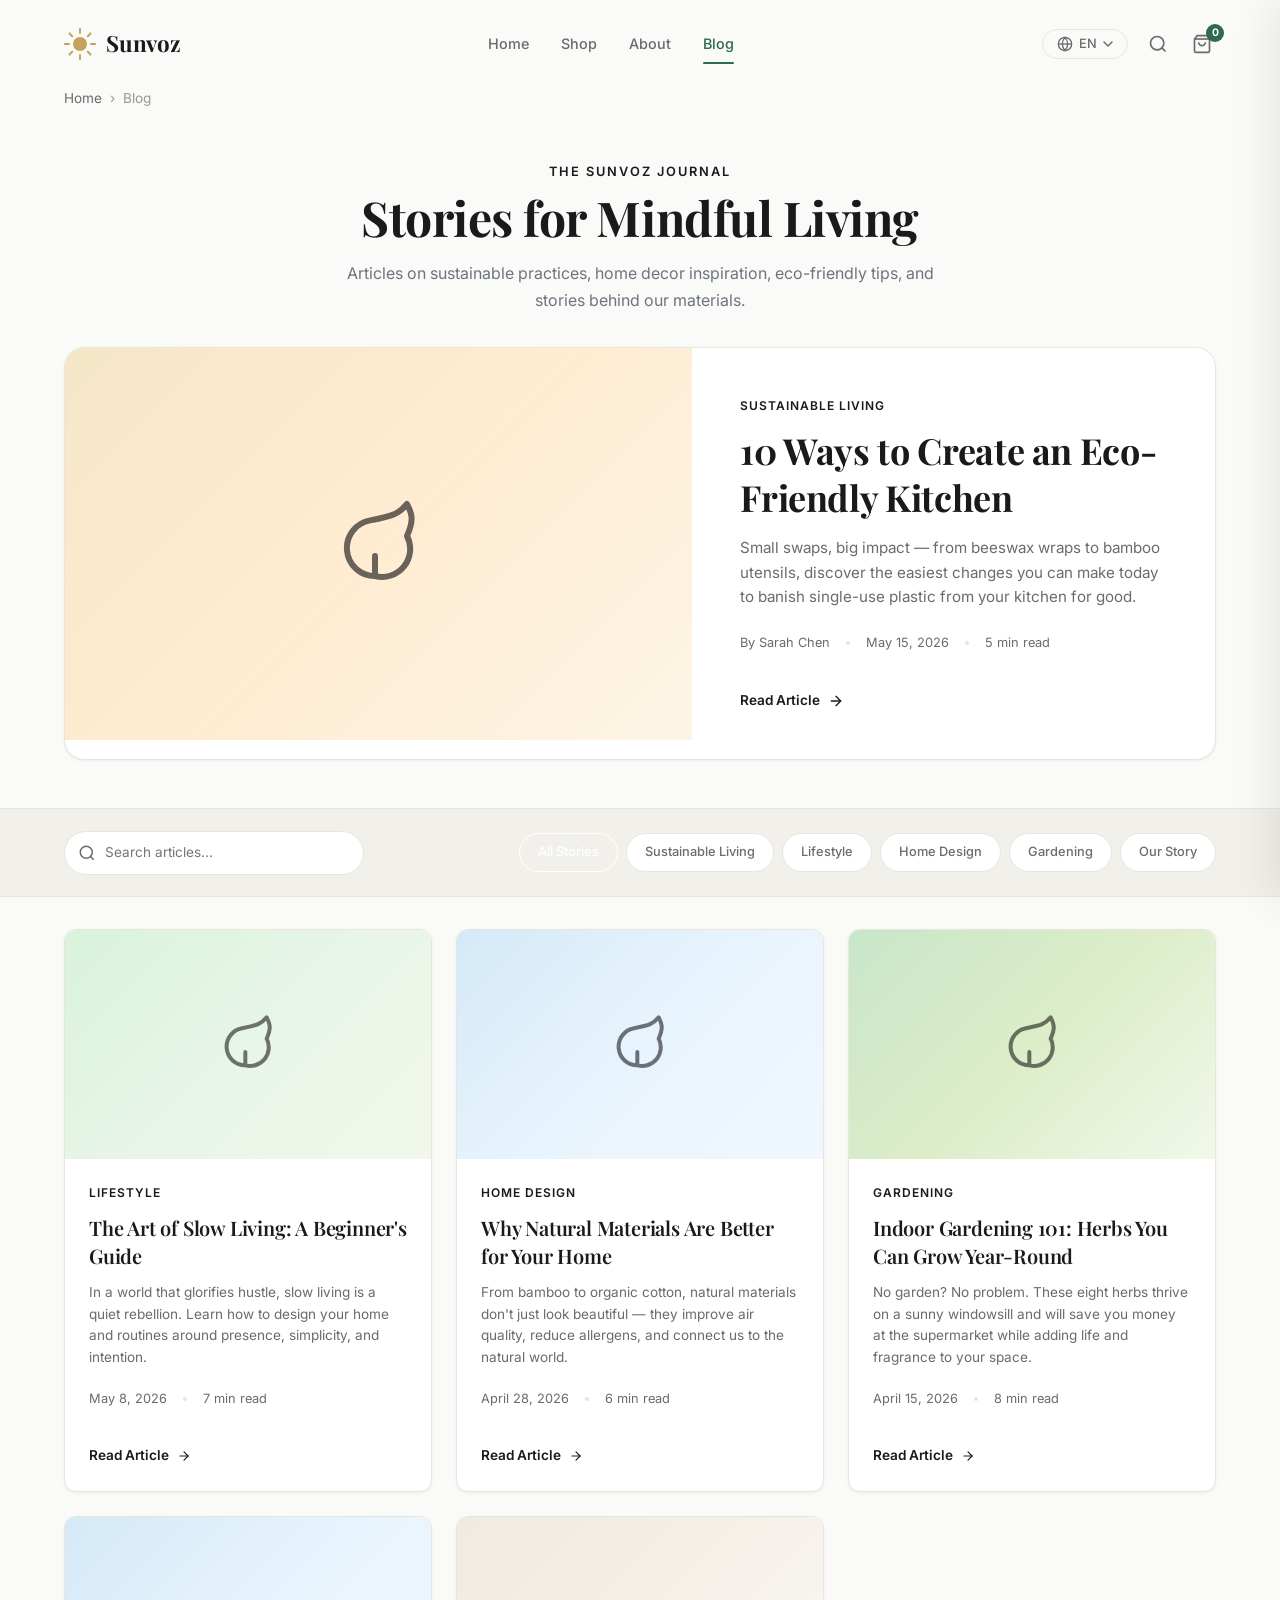
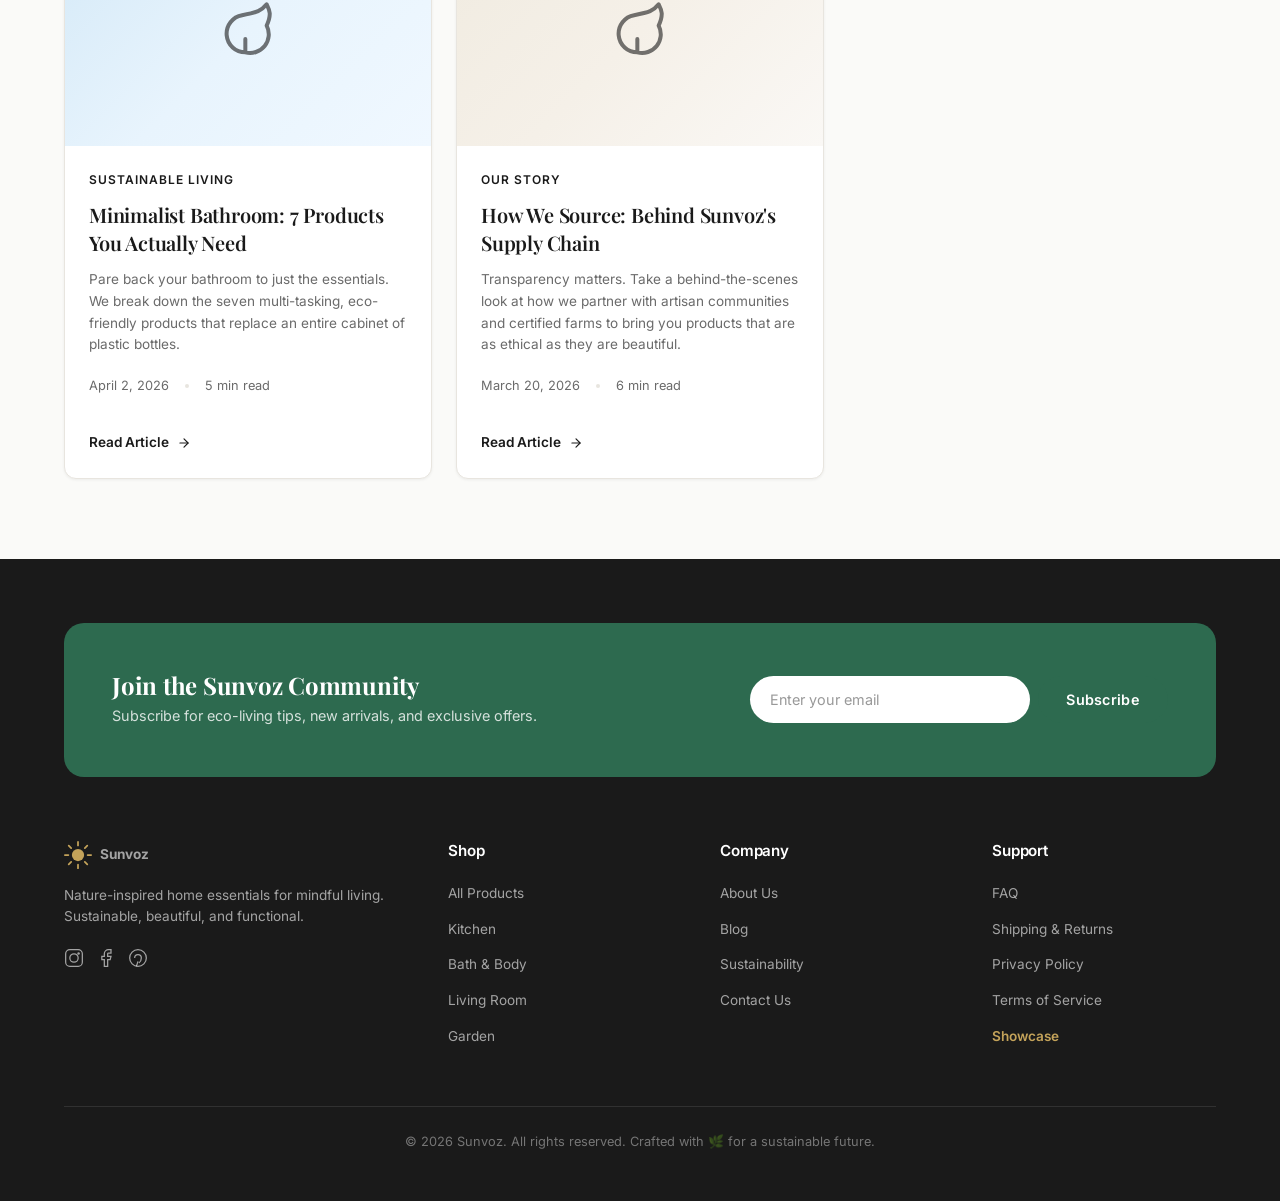
<file: blog-post.html>
<!DOCTYPE html>
<html lang="en">
<head>
    <meta charset="UTF-8">
    <meta name="viewport" content="width=device-width, initial-scale=1.0">
    <meta name="description" content="Read article details from the Sunvoz Journal. Nature-inspired home decor and eco-friendly tips.">
    <title>Blog Article | Sunvoz</title>
    <link rel="preconnect" href="https://fonts.googleapis.com">
    <link rel="preconnect" href="https://fonts.gstatic.com" crossorigin>
    <link href="https://fonts.googleapis.com/css2?family=Playfair+Display:ital,wght@0,400;0,500;0,600;0,700;1,400&family=Inter:wght@300;400;500;600;700&display=swap" rel="stylesheet">
        <link href="https://cdn.jsdelivr.net/npm/bootstrap@5.3.3/dist/css/bootstrap.min.css" rel="stylesheet" integrity="sha384-QWTKZyjpPEjISv5WaRU9OFeRpok6YctnYmDr5pNlyT2bRjXh0JMhjY6hW+ALEwIH" crossorigin="anonymous">
    <link rel="stylesheet" href="css/base.css">
    <link rel="stylesheet" href="css/components.css">
    <link rel="stylesheet" href="css/blog-post.css">
    <link rel="icon" type="image/svg+xml" href="data:image/svg+xml,<svg xmlns='http://www.w3.org/2000/svg' viewBox='0 0 32 32'><circle cx='16' cy='16' r='8' fill='%23C4A35A'/></svg>">
</head>
<body>

<header class="navbar" id="navbar">
    <div class="container navbar-inner">
        <a href="index.html" class="logo" aria-label="Sunvoz Home">
            <svg class="logo-sun" width="32" height="32" viewBox="0 0 32 32" aria-hidden="true">
                <circle cx="16" cy="16" r="7" fill="#C4A35A"/>
                <g stroke="#C4A35A" stroke-width="2" stroke-linecap="round">
                    <line x1="16" y1="1" x2="16" y2="5"/><line x1="16" y1="27" x2="16" y2="31"/>
                    <line x1="1" y1="16" x2="5" y2="16"/><line x1="27" y1="16" x2="31" y2="16"/>
                    <line x1="5.4" y1="5.4" x2="8.2" y2="8.2"/><line x1="23.8" y1="23.8" x2="26.6" y2="26.6"/>
                    <line x1="5.4" y1="26.6" x2="8.2" y2="23.8"/><line x1="23.8" y1="8.2" x2="26.6" y2="5.4"/>
                </g>
            </svg>
            <span class="logo-text">Sunvoz</span>
        </a>
        <nav class="nav-links" id="navLinks">
            <a href="index.html" class="nav-link" data-page="home">Home</a>
            <a href="products.html" class="nav-link" data-page="shop">Shop</a>
            <a href="about.html" class="nav-link" data-page="about">About</a>
            <a href="blog.html" class="nav-link active" data-page="blog">Blog</a>
        </nav>
        <div class="nav-actions">
            <div class="lang-switcher" id="langSwitcher">
                <button class="lang-btn" id="langBtn" aria-label="Change Language">
                    <svg width="16" height="16" viewBox="0 0 24 24" fill="none" stroke="currentColor" stroke-width="2"><circle cx="12" cy="12" r="10"/><line x1="2" y1="12" x2="22" y2="12"/><path d="M12 2a15.3 15.3 0 014 10 15.3 15.3 0 01-4 10 15.3 15.3 0 01-4-10 15.3 15.3 0 014-10z"/></svg>
                    <span>EN</span>
                    <svg width="10" height="6" viewBox="0 0 10 6"><path d="M1 1l4 4 4-4" stroke="currentColor" fill="none" stroke-width="1.5" stroke-linecap="round" stroke-linejoin="round"/></svg>
                </button>
                <div class="lang-dropdown" id="langDropdown">
                    <a href="#" class="lang-option active" data-lang="en">English</a>
                    <a href="#" class="lang-option" data-lang="vi">Tiếng Việt</a>
                </div>
            </div>
            <button class="search-btn" id="searchToggle" aria-label="Search">
                <svg width="20" height="20" viewBox="0 0 24 24" fill="none" stroke="currentColor" stroke-width="2"><circle cx="11" cy="11" r="8"/><line x1="21" y1="21" x2="16.65" y2="16.65"/></svg>
            </button>
            <a href="cart.html" class="nav-cart-btn" id="navCartBtn" aria-label="Shopping Cart">
                <svg width="20" height="20" viewBox="0 0 24 24" fill="none" stroke="currentColor" stroke-width="2"><path d="M6 2L3 6v14a2 2 0 002 2h14a2 2 0 002-2V6l-3-4z"/><line x1="3" y1="6" x2="21" y2="6"/><path d="M16 10a4 4 0 01-8 0"/></svg>
                <span class="cart-badge" id="cartBadge">0</span>
            </a>
            <button class="hamburger" id="hamburger" aria-label="Toggle Menu">
                <span></span><span></span><span></span>
            </button>
        </div>
    </div>
</header>

<main>
    <!-- Breadcrumb -->
    <div class="container">
        <nav class="breadcrumb" aria-label="Breadcrumb">
            <a href="index.html">Home</a>
            <span class="breadcrumb-sep">›</span>
            <a href="blog.html">Blog</a>
            <span class="breadcrumb-sep">›</span>
            <span class="breadcrumb-current" id="breadcrumbPostTitle">Loading Article...</span>
        </nav>
    </div>

    <!-- Article Content -->
    <article class="article-detail-section">
        <div class="container container--narrow">
            <!-- Article Header -->
            <header class="article-detail-header text-center">
                <span class="article-tag" id="articleCategory">Category</span>
                <h1 class="article-detail-title mt-2 mb-4" id="articleTitle">Loading Article Title...</h1>
                
                <div class="article-meta justify-content-center" id="articleMeta">
                    <span id="articleAuthor">By Author</span>
                    <span class="meta-dot"></span>
                    <span id="articleDate">Date</span>
                    <span class="meta-dot"></span>
                    <span id="articleReadTime">5 min read</span>
                </div>
            </header>

            <!-- Featured Large Image Banner -->
            <div class="article-banner mt-5 mb-5" id="articleBanner" style="background: var(--bg-secondary);">
                <!-- Leaf SVG icon or similar will go here dynamically -->
                <svg viewBox="0 0 24 24" fill="none" stroke="currentColor" stroke-width="1.5" stroke-linecap="round" stroke-linejoin="round" class="article-banner-icon">
                    <path d="M11 20A7 7 0 0 1 9.8 6.1C15.5 5 17 4.48 19 2c1 2 2 3.58 0 8a7 7 0 0 1-8 10zm0 0v-5"/>
                </svg>
            </div>

            <!-- Share Buttons & Article Body -->
            <div class="article-layout">
                <!-- Sidebar Social Share -->
                <aside class="article-share-sidebar">
                    <div class="sticky-share-box">
                        <span class="share-label">Share</span>
                        <a href="#" class="share-btn-icon" data-share="facebook" aria-label="Share on Facebook"><svg width="18" height="18" viewBox="0 0 24 24" fill="none" stroke="currentColor" stroke-width="2"><path d="M18 2h-3a5 5 0 00-5 5v3H7v4h3v8h4v-8h3l1-4h-4V7a1 1 0 011-1h3z"/></svg></a>
                        <a href="#" class="share-btn-icon" data-share="twitter" aria-label="Share on Twitter"><svg width="18" height="18" viewBox="0 0 24 24" fill="none" stroke="currentColor" stroke-width="2"><path d="M23 3a10.9 10.9 0 01-3.14 1.53 4.48 4.48 0 00-7.86 3v1A10.66 10.66 0 013 4s-4 9 5 13a11.64 11.64 0 01-7 2c9 5 20 0 20-11.5a4.5 4.5 0 00-.08-.83A7.72 7.72 0 0023 3z"/></svg></a>
                        <a href="#" class="share-btn-icon" data-share="pinterest" aria-label="Share on Pinterest"><svg width="18" height="18" viewBox="0 0 24 24" fill="none" stroke="currentColor" stroke-width="2"><circle cx="12" cy="12" r="10"/><path d="M8 12a4 4 0 118 0c0 4-3 6-3 6"/><line x1="12" y1="16" x2="10" y2="22"/></svg></a>
                    </div>
                </aside>

                <!-- Dynamic Rich Text Body -->
                <div class="article-body-content" id="articleBodyContent">
                    <!-- Paragraphs loaded dynamically -->
                </div>
            </div>

            <!-- Back to Blog button -->
            <div class="article-footer-nav mt-5">
                <a href="blog.html" class="btn btn-outline">
                    <svg width="16" height="16" viewBox="0 0 24 24" fill="none" stroke="currentColor" stroke-width="2" stroke-linecap="round" stroke-linejoin="round" style="margin-right:8px;"><line x1="19" y1="12" x2="5" y2="12"/><polyline points="12 19 5 12 12 5"/></svg>
                    Back to all articles
                </a>
            </div>
        </div>
    </article>

    <!-- Related Articles Section -->
    <section class="section related-articles-section" style="background: var(--bg-secondary); border-top: 1px solid var(--border);">
        <div class="container">
            <h2 class="text-center mb-5 font-heading">Related Articles</h2>
            <div class="row row-cols-1 row-cols-md-3 g-4" id="relatedGrid">
                <!-- Loaded dynamically by blog-post.js -->
            </div>
        </div>
    </section>
</main>

<footer class="footer">
    <div class="container">
        <div class="footer-newsletter">
            <div class="newsletter-content">
                <h3>Join the Sunvoz Community</h3>
                <p>Subscribe for eco-living tips, new arrivals, and exclusive offers.</p>
            </div>
            <form class="newsletter-form" id="newsletterForm">
                <input type="email" placeholder="Enter your email" class="newsletter-input" required>
                <button type="submit" class="btn btn-primary">Subscribe</button>
            </form>
        </div>
        <div class="footer-grid">
            <div class="footer-col footer-brand-col">
                <a href="index.html" class="footer-logo">
                    <svg width="28" height="28" viewBox="0 0 32 32" aria-hidden="true"><circle cx="16" cy="16" r="7" fill="#C4A35A"/><g stroke="#C4A35A" stroke-width="2" stroke-linecap="round"><line x1="16" y1="1" x2="16" y2="5"/><line x1="16" y1="27" x2="16" y2="31"/><line x1="1" y1="16" x2="5" y2="16"/><line x1="27" y1="16" x2="31" y2="16"/><line x1="5.4" y1="5.4" x2="8.2" y2="8.2"/><line x1="23.8" y1="23.8" x2="26.6" y2="26.6"/><line x1="5.4" y1="26.6" x2="8.2" y2="23.8"/><line x1="23.8" y1="8.2" x2="26.6" y2="5.4"/></g></svg>
                    <span>Sunvoz</span>
                </a>
                <p class="footer-desc">Nature-inspired home essentials for mindful living. Sustainable, beautiful, and functional.</p>
                <div class="footer-social">
                    <a href="#" aria-label="Instagram"><svg width="20" height="20" viewBox="0 0 24 24" fill="none" stroke="currentColor" stroke-width="1.5"><rect x="2" y="2" width="20" height="20" rx="5"/><circle cx="12" cy="12" r="5"/><circle cx="17.5" cy="6.5" r="1.5" fill="currentColor" stroke="none"/></svg></a>
                    <a href="#" aria-label="Facebook"><svg width="20" height="20" viewBox="0 0 24 24" fill="none" stroke="currentColor" stroke-width="1.5"><path d="M18 2h-3a5 5 0 00-5 5v3H7v4h3v8h4v-8h3l1-4h-4V7a1 1 0 011-1h3z"/></svg></a>
                    <a href="#" aria-label="Pinterest"><svg width="20" height="20" viewBox="0 0 24 24" fill="none" stroke="currentColor" stroke-width="1.5"><circle cx="12" cy="12" r="10"/><path d="M8 12a4 4 0 118 0c0 4-3 6-3 6"/><line x1="12" y1="16" x2="10" y2="22"/></svg></a>
                </div>
            </div>
            <div class="footer-col">
                <h4>Shop</h4>
                <ul>
                    <li><a href="products.html">All Products</a></li>
                    <li><a href="products.html?category=kitchen">Kitchen</a></li>
                    <li><a href="products.html?category=bathroom">Bath &amp; Body</a></li>
                    <li><a href="products.html?category=living">Living Room</a></li>
                    <li><a href="products.html?category=garden">Garden</a></li>
                </ul>
            </div>
            <div class="footer-col">
                <h4>Company</h4>
                <ul>
                    <li><a href="about.html">About Us</a></li>
                    <li><a href="blog.html">Blog</a></li>
                    <li><a href="#">Sustainability</a></li>
                    <li><a href="#">Contact Us</a></li>
                </ul>
            </div>
            <div class="footer-col">
                <h4>Support</h4>
                <ul>
                    <li><a href="#">FAQ</a></li>
                    <li><a href="#">Shipping &amp; Returns</a></li>
                    <li><a href="#">Privacy Policy</a></li>
                    <li><a href="#">Terms of Service</a></li>
                    <li><a href="showcase.html" style="font-weight: 600; color: var(--gold);">Showcase</a></li>
                </ul>
            </div>
        </div>
        <div class="footer-bottom">
            <p>&copy; 2026 Sunvoz. All rights reserved. Crafted with 🌿 for a sustainable future.</p>
        </div>
    </div>
</footer>

<div class="toast-container" id="toastContainer"></div>

    <script src="https://cdn.jsdelivr.net/npm/bootstrap@5.3.3/dist/js/bootstrap.bundle.min.js" integrity="sha384-YvpcrYf0tY3lHB60NNkmXc5s9fDVZLESaAA55NDzOxhy9GkcIdslK1eN7N6jIeHz" crossorigin="anonymous"></script>
    <script src="js/data.js"></script>
<script src="js/main.js"></script>
<script src="js/blog-post.js"></script>
</body>
</html>
</file>
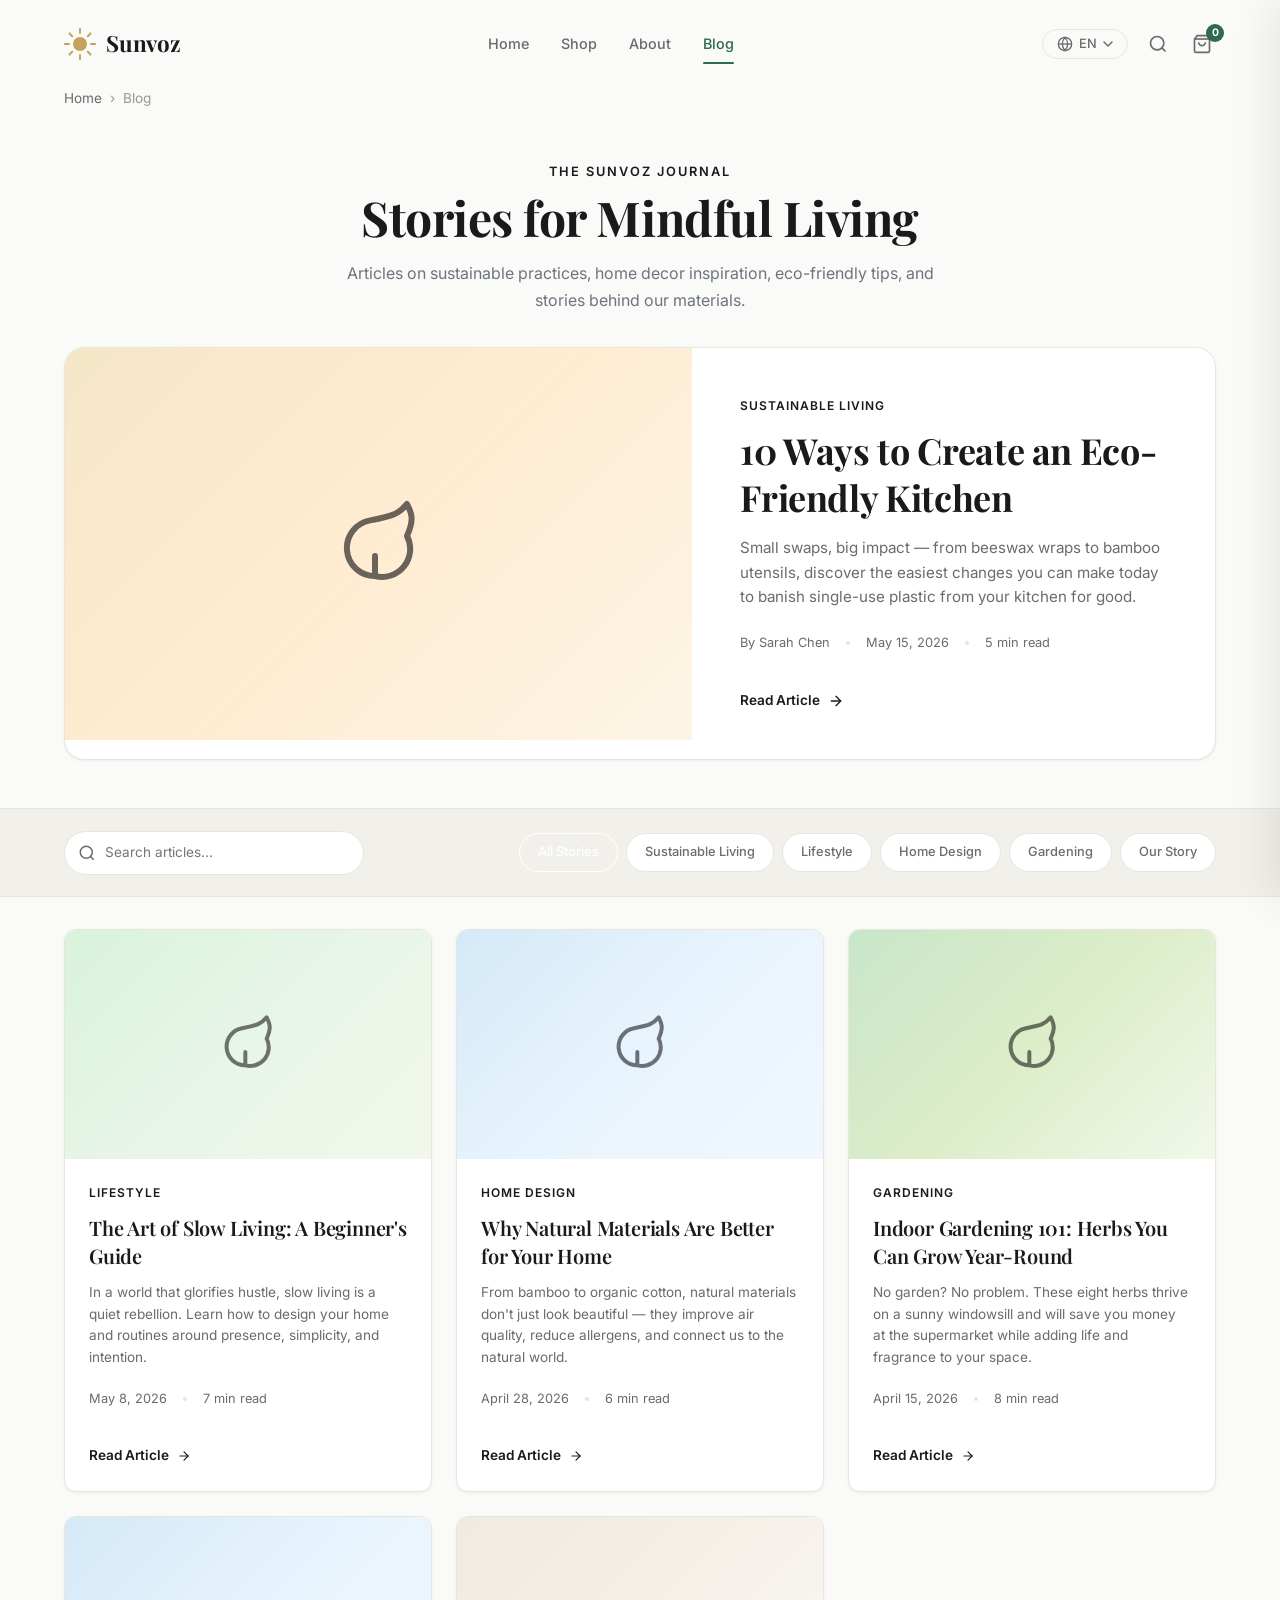
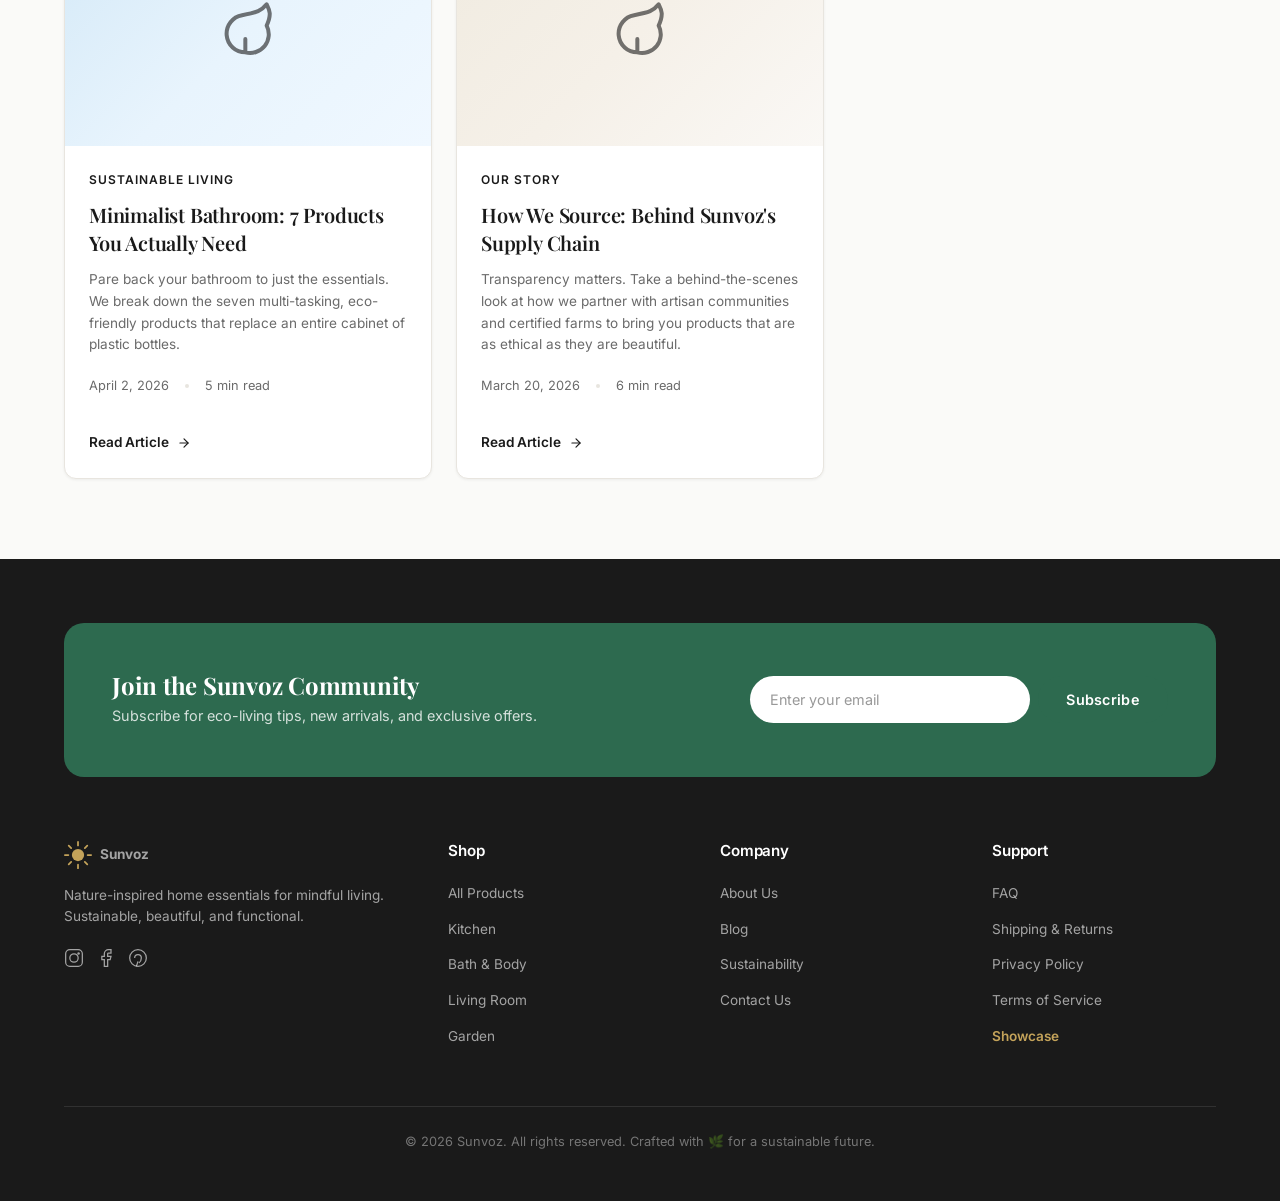
<file: blog.html>
<!DOCTYPE html>
<html lang="en">
<head>
    <meta charset="UTF-8">
    <meta name="viewport" content="width=device-width, initial-scale=1.0">
    <meta name="description" content="Read the Sunvoz Blog for tips on sustainable living, green home design, indoor gardening, and slow living.">
    <title>Blog &amp; Articles | Sunvoz</title>
    <link rel="preconnect" href="https://fonts.googleapis.com">
    <link rel="preconnect" href="https://fonts.gstatic.com" crossorigin>
    <link href="https://fonts.googleapis.com/css2?family=Playfair+Display:ital,wght@0,400;0,500;0,600;0,700;1,400&family=Inter:wght@300;400;500;600;700&display=swap" rel="stylesheet">
        <link href="https://cdn.jsdelivr.net/npm/bootstrap@5.3.3/dist/css/bootstrap.min.css" rel="stylesheet" integrity="sha384-QWTKZyjpPEjISv5WaRU9OFeRpok6YctnYmDr5pNlyT2bRjXh0JMhjY6hW+ALEwIH" crossorigin="anonymous">
    <link rel="stylesheet" href="css/base.css">
    <link rel="stylesheet" href="css/components.css">
    <link rel="stylesheet" href="css/blog.css">
    <link rel="icon" type="image/svg+xml" href="data:image/svg+xml,<svg xmlns='http://www.w3.org/2000/svg' viewBox='0 0 32 32'><circle cx='16' cy='16' r='8' fill='%23C4A35A'/></svg>">
</head>
<body>

<header class="navbar" id="navbar">
    <div class="container navbar-inner">
        <a href="index.html" class="logo" aria-label="Sunvoz Home">
            <svg class="logo-sun" width="32" height="32" viewBox="0 0 32 32" aria-hidden="true">
                <circle cx="16" cy="16" r="7" fill="#C4A35A"/>
                <g stroke="#C4A35A" stroke-width="2" stroke-linecap="round">
                    <line x1="16" y1="1" x2="16" y2="5"/><line x1="16" y1="27" x2="16" y2="31"/>
                    <line x1="1" y1="16" x2="5" y2="16"/><line x1="27" y1="16" x2="31" y2="16"/>
                    <line x1="5.4" y1="5.4" x2="8.2" y2="8.2"/><line x1="23.8" y1="23.8" x2="26.6" y2="26.6"/>
                    <line x1="5.4" y1="26.6" x2="8.2" y2="23.8"/><line x1="23.8" y1="8.2" x2="26.6" y2="5.4"/>
                </g>
            </svg>
            <span class="logo-text">Sunvoz</span>
        </a>
        <nav class="nav-links" id="navLinks">
            <a href="index.html" class="nav-link" data-page="home">Home</a>
            <a href="products.html" class="nav-link" data-page="shop">Shop</a>
            <a href="about.html" class="nav-link" data-page="about">About</a>
            <a href="blog.html" class="nav-link active" data-page="blog">Blog</a>
        </nav>
        <div class="nav-actions">
            <div class="lang-switcher" id="langSwitcher">
                <button class="lang-btn" id="langBtn" aria-label="Change Language">
                    <svg width="16" height="16" viewBox="0 0 24 24" fill="none" stroke="currentColor" stroke-width="2"><circle cx="12" cy="12" r="10"/><line x1="2" y1="12" x2="22" y2="12"/><path d="M12 2a15.3 15.3 0 014 10 15.3 15.3 0 01-4 10 15.3 15.3 0 01-4-10 15.3 15.3 0 014-10z"/></svg>
                    <span>EN</span>
                    <svg width="10" height="6" viewBox="0 0 10 6"><path d="M1 1l4 4 4-4" stroke="currentColor" fill="none" stroke-width="1.5" stroke-linecap="round" stroke-linejoin="round"/></svg>
                </button>
                <div class="lang-dropdown" id="langDropdown">
                    <a href="#" class="lang-option active" data-lang="en">English</a>
                    <a href="#" class="lang-option" data-lang="vi">Tiếng Việt</a>
                </div>
            </div>
            <button class="search-btn" id="searchToggle" aria-label="Search">
                <svg width="20" height="20" viewBox="0 0 24 24" fill="none" stroke="currentColor" stroke-width="2"><circle cx="11" cy="11" r="8"/><line x1="21" y1="21" x2="16.65" y2="16.65"/></svg>
            </button>
            <a href="cart.html" class="nav-cart-btn" id="navCartBtn" aria-label="Shopping Cart">
                <svg width="20" height="20" viewBox="0 0 24 24" fill="none" stroke="currentColor" stroke-width="2"><path d="M6 2L3 6v14a2 2 0 002 2h14a2 2 0 002-2V6l-3-4z"/><line x1="3" y1="6" x2="21" y2="6"/><path d="M16 10a4 4 0 01-8 0"/></svg>
                <span class="cart-badge" id="cartBadge">0</span>
            </a>
            <button class="hamburger" id="hamburger" aria-label="Toggle Menu">
                <span></span><span></span><span></span>
            </button>
        </div>
    </div>
</header>

<main>
    <!-- Breadcrumb -->
    <div class="container">
        <nav class="breadcrumb" aria-label="Breadcrumb">
            <a href="index.html">Home</a>
            <span class="breadcrumb-sep">›</span>
            <span class="breadcrumb-current">Blog</span>
        </nav>
    </div>

    <!-- Blog Header -->
    <section class="section" style="padding-top: 16px; padding-bottom: 32px;">
        <div class="container">
            <div class="blog-header-content text-center">
                <span class="tagline">The Sunvoz Journal</span>
                <h1 class="mt-2 mb-3">Stories for Mindful Living</h1>
                <p class="text-secondary max-w-600 mx-auto" style="max-width: 600px; margin: 0 auto;">Articles on sustainable practices, home decor inspiration, eco-friendly tips, and stories behind our materials.</p>
            </div>
        </div>
    </section>

    <!-- Featured Post -->
    <section class="section" style="padding-top: 0; padding-bottom: 48px;">
        <div class="container" id="featuredPostContainer">
            <!-- Rendered dynamically by blog.js -->
        </div>
    </section>

    <!-- Filter & Search Toolbar -->
    <section class="blog-toolbar-section">
        <div class="container">
            <div class="blog-toolbar">
                <!-- Search -->
                <div class="blog-search">
                    <svg width="18" height="18" viewBox="0 0 24 24" fill="none" stroke="currentColor" stroke-width="2"><circle cx="11" cy="11" r="8"/><line x1="21" y1="21" x2="16.65" y2="16.65"/></svg>
                    <input type="text" class="blog-search-input" id="blogSearchInput" placeholder="Search articles..." autocomplete="off">
                </div>
                
                <!-- Category Tags -->
                <div class="blog-categories" id="blogCategories">
                    <button class="blog-cat-tag active" data-category="all">All Stories</button>
                    <button class="blog-cat-tag" data-category="Sustainable Living">Sustainable Living</button>
                    <button class="blog-cat-tag" data-category="Lifestyle">Lifestyle</button>
                    <button class="blog-cat-tag" data-category="Home Design">Home Design</button>
                    <button class="blog-cat-tag" data-category="Gardening">Gardening</button>
                    <button class="blog-cat-tag" data-category="Our Story">Our Story</button>
                </div>
            </div>
        </div>
    </section>

    <!-- Blog Grid -->
    <section class="section" style="padding-top: 32px;">
        <div class="container">
            <div class="row row-cols-1 row-cols-md-2 row-cols-lg-3 g-4" id="blogGrid">
                <!-- Loaded dynamically by blog.js -->
            </div>

            <!-- Empty State -->
            <div class="blog-empty-state" id="blogEmptyState" style="display: none;">
                <div class="empty-state-icon">
                    <svg width="64" height="64" viewBox="0 0 24 24" fill="none" stroke="currentColor" stroke-width="1.5"><path d="M14 2H6a2 2 0 00-2 2v16a2 2 0 002 2h12a2 2 0 002-2V8z"/><polyline points="14 2 14 8 20 8"/><line x1="16" y1="13" x2="8" y2="13"/><line x1="16" y1="17" x2="8" y2="17"/><polyline points="10 9 9 9 8 9"/></svg>
                </div>
                <h3>No articles found</h3>
                <p>Try searching for different keywords or checking another category.</p>
                <button class="btn btn-outline" id="blogResetBtn">Reset Search</button>
            </div>
        </div>
    </section>
</main>

<footer class="footer">
    <div class="container">
        <div class="footer-newsletter">
            <div class="newsletter-content">
                <h3>Join the Sunvoz Community</h3>
                <p>Subscribe for eco-living tips, new arrivals, and exclusive offers.</p>
            </div>
            <form class="newsletter-form" id="newsletterForm">
                <input type="email" placeholder="Enter your email" class="newsletter-input" required>
                <button type="submit" class="btn btn-primary">Subscribe</button>
            </form>
        </div>
        <div class="footer-grid">
            <div class="footer-col footer-brand-col">
                <a href="index.html" class="footer-logo">
                    <svg width="28" height="28" viewBox="0 0 32 32" aria-hidden="true"><circle cx="16" cy="16" r="7" fill="#C4A35A"/><g stroke="#C4A35A" stroke-width="2" stroke-linecap="round"><line x1="16" y1="1" x2="16" y2="5"/><line x1="16" y1="27" x2="16" y2="31"/><line x1="1" y1="16" x2="5" y2="16"/><line x1="27" y1="16" x2="31" y2="16"/><line x1="5.4" y1="5.4" x2="8.2" y2="8.2"/><line x1="23.8" y1="23.8" x2="26.6" y2="26.6"/><line x1="5.4" y1="26.6" x2="8.2" y2="23.8"/><line x1="23.8" y1="8.2" x2="26.6" y2="5.4"/></g></svg>
                    <span>Sunvoz</span>
                </a>
                <p class="footer-desc">Nature-inspired home essentials for mindful living. Sustainable, beautiful, and functional.</p>
                <div class="footer-social">
                    <a href="#" aria-label="Instagram"><svg width="20" height="20" viewBox="0 0 24 24" fill="none" stroke="currentColor" stroke-width="1.5"><rect x="2" y="2" width="20" height="20" rx="5"/><circle cx="12" cy="12" r="5"/><circle cx="17.5" cy="6.5" r="1.5" fill="currentColor" stroke="none"/></svg></a>
                    <a href="#" aria-label="Facebook"><svg width="20" height="20" viewBox="0 0 24 24" fill="none" stroke="currentColor" stroke-width="1.5"><path d="M18 2h-3a5 5 0 00-5 5v3H7v4h3v8h4v-8h3l1-4h-4V7a1 1 0 011-1h3z"/></svg></a>
                    <a href="#" aria-label="Pinterest"><svg width="20" height="20" viewBox="0 0 24 24" fill="none" stroke="currentColor" stroke-width="1.5"><circle cx="12" cy="12" r="10"/><path d="M8 12a4 4 0 118 0c0 4-3 6-3 6"/><line x1="12" y1="16" x2="10" y2="22"/></svg></a>
                </div>
            </div>
            <div class="footer-col">
                <h4>Shop</h4>
                <ul>
                    <li><a href="products.html">All Products</a></li>
                    <li><a href="products.html?category=kitchen">Kitchen</a></li>
                    <li><a href="products.html?category=bathroom">Bath &amp; Body</a></li>
                    <li><a href="products.html?category=living">Living Room</a></li>
                    <li><a href="products.html?category=garden">Garden</a></li>
                </ul>
            </div>
            <div class="footer-col">
                <h4>Company</h4>
                <ul>
                    <li><a href="about.html">About Us</a></li>
                    <li><a href="blog.html">Blog</a></li>
                    <li><a href="#">Sustainability</a></li>
                    <li><a href="#">Contact Us</a></li>
                </ul>
            </div>
            <div class="footer-col">
                <h4>Support</h4>
                <ul>
                    <li><a href="#">FAQ</a></li>
                    <li><a href="#">Shipping &amp; Returns</a></li>
                    <li><a href="#">Privacy Policy</a></li>
                    <li><a href="#">Terms of Service</a></li>
                    <li><a href="showcase.html" style="font-weight: 600; color: var(--gold);">Showcase</a></li>
                </ul>
            </div>
        </div>
        <div class="footer-bottom">
            <p>&copy; 2026 Sunvoz. All rights reserved. Crafted with 🌿 for a sustainable future.</p>
        </div>
    </div>
</footer>

<div class="toast-container" id="toastContainer"></div>

    <script src="https://cdn.jsdelivr.net/npm/bootstrap@5.3.3/dist/js/bootstrap.bundle.min.js" integrity="sha384-YvpcrYf0tY3lHB60NNkmXc5s9fDVZLESaAA55NDzOxhy9GkcIdslK1eN7N6jIeHz" crossorigin="anonymous"></script>
    <script src="js/data.js"></script>
<script src="js/main.js"></script>
<script src="js/blog.js"></script>
</body>
</html>
</file>
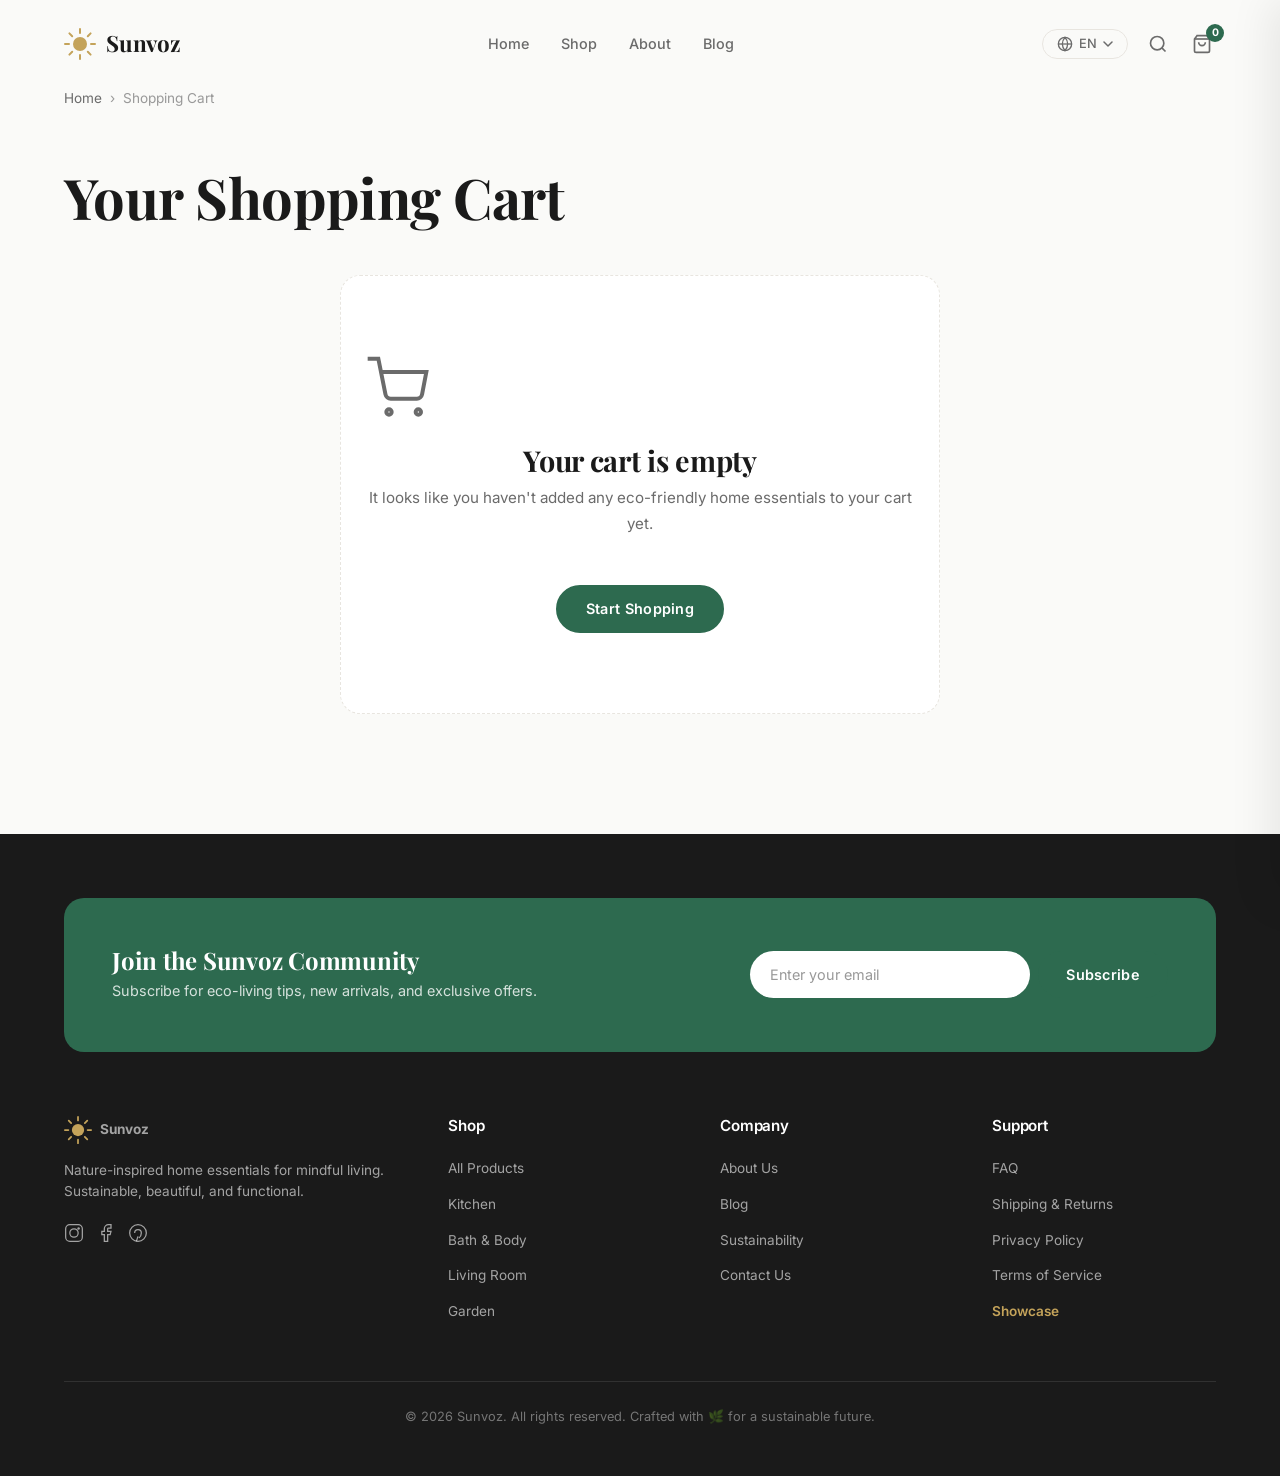
<file: cart.html>
<!DOCTYPE html>
<html lang="en">
<head>
    <meta charset="UTF-8">
    <meta name="viewport" content="width=device-width, initial-scale=1.0">
    <meta name="description" content="View your cart and complete checkout at Sunvoz. Safe, sustainable home essentials and gadgets.">
    <title>Your Cart | Sunvoz</title>
    <link rel="preconnect" href="https://fonts.googleapis.com">
    <link rel="preconnect" href="https://fonts.gstatic.com" crossorigin>
    <link href="https://fonts.googleapis.com/css2?family=Playfair+Display:ital,wght@0,400;0,500;0,600;0,700;1,400&family=Inter:wght@300;400;500;600;700&display=swap" rel="stylesheet">
        <link href="https://cdn.jsdelivr.net/npm/bootstrap@5.3.3/dist/css/bootstrap.min.css" rel="stylesheet" integrity="sha384-QWTKZyjpPEjISv5WaRU9OFeRpok6YctnYmDr5pNlyT2bRjXh0JMhjY6hW+ALEwIH" crossorigin="anonymous">
    <link rel="stylesheet" href="css/base.css">
    <link rel="stylesheet" href="css/components.css">
    <link rel="stylesheet" href="css/cart.css">
    <link rel="icon" type="image/svg+xml" href="data:image/svg+xml,<svg xmlns='http://www.w3.org/2000/svg' viewBox='0 0 32 32'><circle cx='16' cy='16' r='8' fill='%23C4A35A'/></svg>">
</head>
<body>

<header class="navbar" id="navbar">
    <div class="container navbar-inner">
        <a href="index.html" class="logo" aria-label="Sunvoz Home">
            <svg class="logo-sun" width="32" height="32" viewBox="0 0 32 32" aria-hidden="true">
                <circle cx="16" cy="16" r="7" fill="#C4A35A"/>
                <g stroke="#C4A35A" stroke-width="2" stroke-linecap="round">
                    <line x1="16" y1="1" x2="16" y2="5"/><line x1="16" y1="27" x2="16" y2="31"/>
                    <line x1="1" y1="16" x2="5" y2="16"/><line x1="27" y1="16" x2="31" y2="16"/>
                    <line x1="5.4" y1="5.4" x2="8.2" y2="8.2"/><line x1="23.8" y1="23.8" x2="26.6" y2="26.6"/>
                    <line x1="5.4" y1="26.6" x2="8.2" y2="23.8"/><line x1="23.8" y1="8.2" x2="26.6" y2="5.4"/>
                </g>
            </svg>
            <span class="logo-text">Sunvoz</span>
        </a>
        <nav class="nav-links" id="navLinks">
            <a href="index.html" class="nav-link" data-page="home">Home</a>
            <a href="products.html" class="nav-link" data-page="shop">Shop</a>
            <a href="about.html" class="nav-link" data-page="about">About</a>
            <a href="blog.html" class="nav-link" data-page="blog">Blog</a>
        </nav>
        <div class="nav-actions">
            <div class="lang-switcher" id="langSwitcher">
                <button class="lang-btn" id="langBtn" aria-label="Change Language">
                    <svg width="16" height="16" viewBox="0 0 24 24" fill="none" stroke="currentColor" stroke-width="2"><circle cx="12" cy="12" r="10"/><line x1="2" y1="12" x2="22" y2="12"/><path d="M12 2a15.3 15.3 0 014 10 15.3 15.3 0 01-4 10 15.3 15.3 0 01-4-10 15.3 15.3 0 014-10z"/></svg>
                    <span>EN</span>
                    <svg width="10" height="6" viewBox="0 0 10 6"><path d="M1 1l4 4 4-4" stroke="currentColor" fill="none" stroke-width="1.5" stroke-linecap="round" stroke-linejoin="round"/></svg>
                </button>
                <div class="lang-dropdown" id="langDropdown">
                    <a href="#" class="lang-option active" data-lang="en">English</a>
                    <a href="#" class="lang-option" data-lang="vi">Tiếng Việt</a>
                </div>
            </div>
            <button class="search-btn" id="searchToggle" aria-label="Search">
                <svg width="20" height="20" viewBox="0 0 24 24" fill="none" stroke="currentColor" stroke-width="2"><circle cx="11" cy="11" r="8"/><line x1="21" y1="21" x2="16.65" y2="16.65"/></svg>
            </button>
            <a href="cart.html" class="nav-cart-btn active" id="navCartBtn" aria-label="Shopping Cart">
                <svg width="20" height="20" viewBox="0 0 24 24" fill="none" stroke="currentColor" stroke-width="2"><path d="M6 2L3 6v14a2 2 0 002 2h14a2 2 0 002-2V6l-3-4z"/><line x1="3" y1="6" x2="21" y2="6"/><path d="M16 10a4 4 0 01-8 0"/></svg>
                <span class="cart-badge" id="cartBadge">0</span>
            </a>
            <button class="hamburger" id="hamburger" aria-label="Toggle Menu">
                <span></span><span></span><span></span>
            </button>
        </div>
    </div>
</header>

<main>
    <!-- Breadcrumb -->
    <div class="container">
        <nav class="breadcrumb" aria-label="Breadcrumb">
            <a href="index.html">Home</a>
            <span class="breadcrumb-sep">›</span>
            <span class="breadcrumb-current">Shopping Cart</span>
        </nav>
    </div>

    <!-- Cart Layout -->
    <section class="section" style="padding-top: 24px;">
        <div class="container">
            <h1 class="mb-5">Your Shopping Cart</h1>

            <!-- Active Cart Container -->
            <div class="row g-4 cart-grid" id="cartGrid" style="display: none;">
                <!-- Left Column (Items List & Checkout Form) -->
                <div class="col-lg-7 col-xl-8">
                    <!-- Editable Cart List -->
                    <div class="card-list cart-only" id="cartItemsList">
                        <!-- Loaded dynamically via cart.js -->
                    </div>

                    <!-- Checkout Form -->
                    <div class="checkout-form-container checkout-only" id="checkoutFormContainer">
                        <div class="checkout-card">
                            <div class="checkout-header mb-4">
                                <a href="#" id="backToCartBtn" class="back-to-cart-link">← Back to Cart</a>
                                <h2 class="checkout-card-title mt-3">Shipping &amp; Payment Details</h2>
                            </div>
                            <form id="checkoutForm" novalidate>
                                <h3 class="form-section-title">1. Contact Information</h3>
                                <div class="row g-3">
                                    <div class="col-sm-6 form-group">
                                        <label class="form-label" for="email">Email Address *</label>
                                        <input type="email" id="email" class="form-input" placeholder="john@example.com" required>
                                        <span class="form-error-msg">Please enter a valid email address</span>
                                    </div>
                                    <div class="col-sm-6 form-group">
                                        <label class="form-label" for="phone">Phone Number *</label>
                                        <input type="tel" id="phone" class="form-input" placeholder="e.g., +1 555 123 4567" required>
                                        <span class="form-error-msg">Please enter your phone number</span>
                                    </div>
                                </div>

                                <h3 class="form-section-title mt-4">2. Shipping Address</h3>
                                <div class="form-group">
                                    <label class="form-label" for="fullName">Full Name *</label>
                                    <input type="text" id="fullName" class="form-input" placeholder="John Doe" required>
                                    <span class="form-error-msg">Please enter your full name</span>
                                </div>
                                <div class="form-group">
                                    <label class="form-label" for="address">Street Address (Apartment, suite, unit, etc.) *</label>
                                    <input type="text" id="address" class="form-input" placeholder="123 Eco St" required>
                                    <span class="form-error-msg">Please enter your shipping address</span>
                                </div>
                                <div class="row g-3">
                                    <div class="col-sm-6 form-group">
                                        <label class="form-label" for="city">City / State *</label>
                                        <input type="text" id="city" class="form-input" placeholder="New York" required>
                                        <span class="form-error-msg">Required</span>
                                    </div>
                                    <div class="col-sm-6 form-group">
                                        <label class="form-label" for="zip">Zip Code *</label>
                                        <input type="text" id="zip" class="form-input" placeholder="10001" required>
                                        <span class="form-error-msg">Required</span>
                                    </div>
                                </div>

                                <h3 class="form-section-title mt-4">3. Payment Details</h3>
                                <div class="form-group">
                                    <label class="form-label" for="cardNumber">Credit Card Number *</label>
                                    <div class="input-icon-wrapper">
                                        <input type="text" id="cardNumber" class="form-input" placeholder="4111 2222 3333 4444" maxlength="19" required>
                                        <svg class="input-icon" width="20" height="20" viewBox="0 0 24 24" fill="none" stroke="currentColor" stroke-width="2"><rect x="1" y="4" width="22" height="16" rx="2" ry="2"/><line x1="1" y1="10" x2="23" y2="10"/></svg>
                                    </div>
                                    <span class="form-error-msg">Please enter a valid 16-digit card number</span>
                                </div>
                                <div class="row g-3">
                                    <div class="col-sm-6 form-group">
                                        <label class="form-label" for="expiry">Expiration Date *</label>
                                        <input type="text" id="expiry" class="form-input" placeholder="MM/YY" maxlength="5" required>
                                        <span class="form-error-msg">Format MM/YY</span>
                                    </div>
                                    <div class="col-sm-6 form-group">
                                        <label class="form-label" for="cvv">CVV Code *</label>
                                        <input type="password" id="cvv" class="form-input" placeholder="123" maxlength="3" required>
                                        <span class="form-error-msg">3 digits</span>
                                    </div>
                                </div>

                                <button type="submit" class="btn btn-primary btn-lg w-100 mt-5" id="placeOrderBtn">Place Order</button>
                            </form>
                        </div>
                    </div>
                </div>

                <!-- Right Column (Order Summary) -->
                <div class="col-lg-5 col-xl-4">
                    <div class="summary-card">
                        <h2 class="summary-title">Order Summary</h2>
                        
                        <!-- Compact items preview for checkout only -->
                        <div class="summary-items-list checkout-only mb-4" id="summaryItemsList">
                            <!-- Populated dynamically via cart.js -->
                        </div>

                        <!-- Free shipping progress bar -->
                        <div class="shipping-progress-container" id="shippingProgressContainer">
                            <p class="shipping-progress-text" id="shippingProgressText">Add <strong>$50.00</strong> more to get free shipping!</p>
                            <div class="shipping-progress-bar">
                                <div class="shipping-progress-fill" id="shippingProgressFill" style="width: 0%;"></div>
                            </div>
                        </div>

                        <div class="summary-row">
                            <span>Subtotal</span>
                            <span id="summarySubtotal">$0.00</span>
                        </div>
                        <div class="summary-row">
                            <span>Shipping</span>
                            <span id="summaryShipping">$0.00</span>
                        </div>
                        <div class="summary-row discount-row" id="discountRow" style="display: none;">
                            <span id="discountLabel">Discount</span>
                            <span id="summaryDiscount">-$0.00</span>
                        </div>
                        <div class="summary-divider"></div>
                        <div class="summary-row total-row">
                            <span>Total</span>
                            <span id="summaryTotal">$0.00</span>
                        </div>

                        <!-- Promo Code Form -->
                        <div class="promo-code-container mt-4">
                            <form id="promoForm" class="flex gap-2">
                                <input type="text" class="form-input" id="promoInput" placeholder="Promo Code (NATURE10, SUNVOZ20)" style="padding: 10px 14px; text-transform: uppercase;">
                                <button type="submit" class="btn btn-outline btn-sm" style="flex-shrink: 0; padding: 10px 18px;">Apply</button>
                            </form>
                            <p class="promo-message mt-2" id="promoMessage"></p>
                        </div>

                        <!-- Proceed to Checkout Button -->
                        <button class="btn btn-primary btn-lg w-100 mt-5 cart-only" id="proceedBtn">Checkout Now</button>
                    </div>
                </div>
            </div>

            <!-- Empty Cart Container -->
            <div class="empty-cart-state" id="emptyCartState" style="display: none;">
                <div class="empty-state-icon">
                    <svg width="64" height="64" viewBox="0 0 24 24" fill="none" stroke="currentColor" stroke-width="1.5">
                        <circle cx="9" cy="21" r="1"/><circle cx="20" cy="21" r="1"/>
                        <path d="M1 1h4l2.68 13.39a2 2 0 002 1.61h9.72a2 2 0 002-1.61L23 6H6"/>
                    </svg>
                </div>
                <h2>Your cart is empty</h2>
                <p>It looks like you haven't added any eco-friendly home essentials to your cart yet.</p>
                <a href="products.html" class="btn btn-primary mt-4">Start Shopping</a>
            </div>
        </div>
    </section>
</main>

<!-- Success Modal -->
<div class="modal fade" id="successModalOverlay" tabindex="-1" aria-labelledby="successModalLabel" aria-hidden="true" data-bs-backdrop="static" data-bs-keyboard="false">
    <div class="modal-dialog modal-dialog-centered">
        <div class="modal-content text-center p-4">
            <div class="modal-body">
                <div class="checkmark-circle mx-auto mb-4">
                    <svg class="checkmark-svg" viewBox="0 0 52 52">
                        <circle class="checkmark-circle-bg" cx="26" cy="26" r="25" fill="none"/>
                        <path class="checkmark-check" fill="none" d="M14.1 27.2l7.1 7.2 16.7-16.8"/>
                    </svg>
                </div>
                <h2 class="modal-title fs-3 mb-3" id="successModalLabel">Thank You for Your Order!</h2>
                <p class="order-id-text mb-2">Order ID: <strong id="successOrderId">#SVZ-827419</strong></p>
                <p class="order-email-text mb-4">A confirmation email has been sent to <span id="successOrderEmail">your-email@example.com</span>.</p>
                
                <div class="order-summary-box p-3 bg-light rounded-3 mb-4">
                    <div class="d-flex justify-content-between mb-2">
                        <span>Items Purchased:</span>
                        <span id="successOrderCount">3 items</span>
                    </div>
                    <div class="d-flex justify-content-between fw-bold">
                        <span>Total Paid:</span>
                        <span id="successOrderTotal" class="text-accent-green">$84.97</span>
                    </div>
                </div>
                
                <p class="delivery-notice mt-4 text-muted small">🌿 We are preparing your order with plastic-free packaging. Estimated delivery time is 3-5 business days.</p>
                <button class="btn btn-primary mt-4 w-100" id="successCloseBtn">Continue Shopping</button>
            </div>
        </div>
    </div>
</div>

<footer class="footer">
    <div class="container">
        <div class="footer-newsletter">
            <div class="newsletter-content">
                <h3>Join the Sunvoz Community</h3>
                <p>Subscribe for eco-living tips, new arrivals, and exclusive offers.</p>
            </div>
            <form class="newsletter-form" id="newsletterForm">
                <input type="email" placeholder="Enter your email" class="newsletter-input" required>
                <button type="submit" class="btn btn-primary">Subscribe</button>
            </form>
        </div>
        <div class="footer-grid">
            <div class="footer-col footer-brand-col">
                <a href="index.html" class="footer-logo">
                    <svg width="28" height="28" viewBox="0 0 32 32" aria-hidden="true"><circle cx="16" cy="16" r="7" fill="#C4A35A"/><g stroke="#C4A35A" stroke-width="2" stroke-linecap="round"><line x1="16" y1="1" x2="16" y2="5"/><line x1="16" y1="27" x2="16" y2="31"/><line x1="1" y1="16" x2="5" y2="16"/><line x1="27" y1="16" x2="31" y2="16"/><line x1="5.4" y1="5.4" x2="8.2" y2="8.2"/><line x1="23.8" y1="23.8" x2="26.6" y2="26.6"/><line x1="5.4" y1="26.6" x2="8.2" y2="23.8"/><line x1="23.8" y1="8.2" x2="26.6" y2="5.4"/></g></svg>
                    <span>Sunvoz</span>
                </a>
                <p class="footer-desc">Nature-inspired home essentials for mindful living. Sustainable, beautiful, and functional.</p>
                <div class="footer-social">
                    <a href="#" aria-label="Instagram"><svg width="20" height="20" viewBox="0 0 24 24" fill="none" stroke="currentColor" stroke-width="1.5"><rect x="2" y="2" width="20" height="20" rx="5"/><circle cx="12" cy="12" r="5"/><circle cx="17.5" cy="6.5" r="1.5" fill="currentColor" stroke="none"/></svg></a>
                    <a href="#" aria-label="Facebook"><svg width="20" height="20" viewBox="0 0 24 24" fill="none" stroke="currentColor" stroke-width="1.5"><path d="M18 2h-3a5 5 0 00-5 5v3H7v4h3v8h4v-8h3l1-4h-4V7a1 1 0 011-1h3z"/></svg></a>
                    <a href="#" aria-label="Pinterest"><svg width="20" height="20" viewBox="0 0 24 24" fill="none" stroke="currentColor" stroke-width="1.5"><circle cx="12" cy="12" r="10"/><path d="M8 12a4 4 0 118 0c0 4-3 6-3 6"/><line x1="12" y1="16" x2="10" y2="22"/></svg></a>
                </div>
            </div>
            <div class="footer-col">
                <h4>Shop</h4>
                <ul>
                    <li><a href="products.html">All Products</a></li>
                    <li><a href="products.html?category=kitchen">Kitchen</a></li>
                    <li><a href="products.html?category=bathroom">Bath &amp; Body</a></li>
                    <li><a href="products.html?category=living">Living Room</a></li>
                    <li><a href="products.html?category=garden">Garden</a></li>
                </ul>
            </div>
            <div class="footer-col">
                <h4>Company</h4>
                <ul>
                    <li><a href="about.html">About Us</a></li>
                    <li><a href="blog.html">Blog</a></li>
                    <li><a href="#">Sustainability</a></li>
                    <li><a href="#">Contact Us</a></li>
                </ul>
            </div>
            <div class="footer-col">
                <h4>Support</h4>
                <ul>
                    <li><a href="#">FAQ</a></li>
                    <li><a href="#">Shipping &amp; Returns</a></li>
                    <li><a href="#">Privacy Policy</a></li>
                    <li><a href="#">Terms of Service</a></li>
                    <li><a href="showcase.html" style="font-weight: 600; color: var(--gold);">Showcase</a></li>
                </ul>
            </div>
        </div>
        <div class="footer-bottom">
            <p>&copy; 2026 Sunvoz. All rights reserved. Crafted with 🌿 for a sustainable future.</p>
        </div>
    </div>
</footer>

<div class="toast-container" id="toastContainer"></div>

    <script src="https://cdn.jsdelivr.net/npm/bootstrap@5.3.3/dist/js/bootstrap.bundle.min.js" integrity="sha384-YvpcrYf0tY3lHB60NNkmXc5s9fDVZLESaAA55NDzOxhy9GkcIdslK1eN7N6jIeHz" crossorigin="anonymous"></script>
    <script src="js/data.js"></script>
<script src="js/main.js"></script>
<script src="js/cart.js"></script>
</body>
</html>
</file>
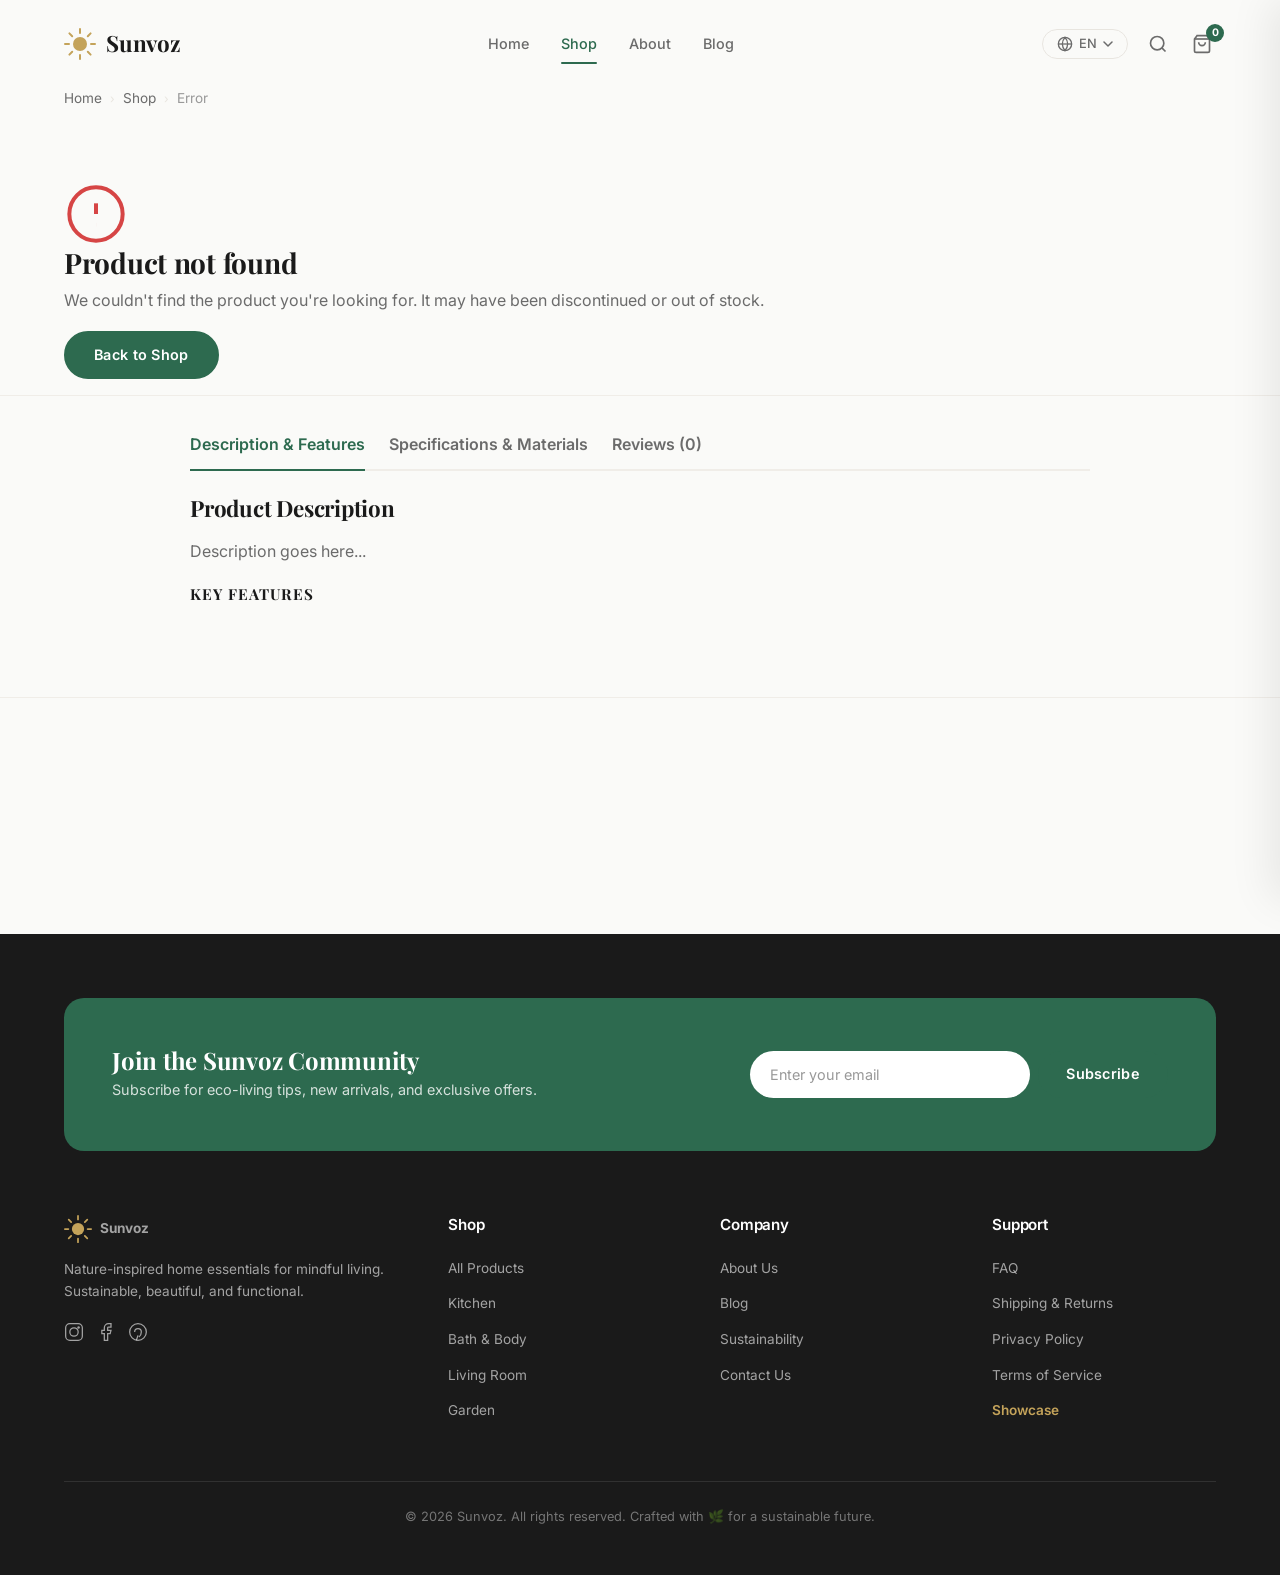
<file: product-detail.html>
<!DOCTYPE html>
<html lang="en">
<head>
    <meta charset="UTF-8">
    <meta name="viewport" content="width=device-width, initial-scale=1.0">
    <meta name="description" content="View product details on Sunvoz. High quality, sustainable home gadgets and accessories.">
    <title>Product Details | Sunvoz</title>
    <link rel="preconnect" href="https://fonts.googleapis.com">
    <link rel="preconnect" href="https://fonts.gstatic.com" crossorigin>
    <link href="https://fonts.googleapis.com/css2?family=Playfair+Display:ital,wght@0,400;0,500;0,600;0,700;1,400&family=Inter:wght@300;400;500;600;700&display=swap" rel="stylesheet">
        <link href="https://cdn.jsdelivr.net/npm/bootstrap@5.3.3/dist/css/bootstrap.min.css" rel="stylesheet" integrity="sha384-QWTKZyjpPEjISv5WaRU9OFeRpok6YctnYmDr5pNlyT2bRjXh0JMhjY6hW+ALEwIH" crossorigin="anonymous">
    <link rel="stylesheet" href="css/base.css">
    <link rel="stylesheet" href="css/components.css">
    <link rel="stylesheet" href="css/product-detail.css">
    <link rel="icon" type="image/svg+xml" href="data:image/svg+xml,<svg xmlns='http://www.w3.org/2000/svg' viewBox='0 0 32 32'><circle cx='16' cy='16' r='8' fill='%23C4A35A'/></svg>">
</head>
<body>

<!-- ========== NAVBAR ========== -->
<header class="navbar" id="navbar">
    <div class="container navbar-inner">
        <a href="index.html" class="logo" aria-label="Sunvoz Home">
            <svg class="logo-sun" width="32" height="32" viewBox="0 0 32 32" aria-hidden="true">
                <circle cx="16" cy="16" r="7" fill="#C4A35A"/>
                <g stroke="#C4A35A" stroke-width="2" stroke-linecap="round">
                    <line x1="16" y1="1" x2="16" y2="5"/><line x1="16" y1="27" x2="16" y2="31"/>
                    <line x1="1" y1="16" x2="5" y2="16"/><line x1="27" y1="16" x2="31" y2="16"/>
                    <line x1="5.4" y1="5.4" x2="8.2" y2="8.2"/><line x1="23.8" y1="23.8" x2="26.6" y2="26.6"/>
                    <line x1="5.4" y1="26.6" x2="8.2" y2="23.8"/><line x1="23.8" y1="8.2" x2="26.6" y2="5.4"/>
                </g>
            </svg>
            <span class="logo-text">Sunvoz</span>
        </a>
        <nav class="nav-links" id="navLinks">
            <a href="index.html" class="nav-link" data-page="home">Home</a>
            <a href="products.html" class="nav-link active" data-page="shop">Shop</a>
            <a href="about.html" class="nav-link" data-page="about">About</a>
            <a href="blog.html" class="nav-link" data-page="blog">Blog</a>
        </nav>
        <div class="nav-actions">
            <div class="lang-switcher" id="langSwitcher">
                <button class="lang-btn" id="langBtn" aria-label="Change Language">
                    <svg width="16" height="16" viewBox="0 0 24 24" fill="none" stroke="currentColor" stroke-width="2"><circle cx="12" cy="12" r="10"/><line x1="2" y1="12" x2="22" y2="12"/><path d="M12 2a15.3 15.3 0 014 10 15.3 15.3 0 01-4 10 15.3 15.3 0 01-4-10 15.3 15.3 0 014-10z"/></svg>
                    <span>EN</span>
                    <svg width="10" height="6" viewBox="0 0 10 6"><path d="M1 1l4 4 4-4" stroke="currentColor" fill="none" stroke-width="1.5" stroke-linecap="round" stroke-linejoin="round"/></svg>
                </button>
                <div class="lang-dropdown" id="langDropdown">
                    <a href="#" class="lang-option active" data-lang="en">English</a>
                    <a href="#" class="lang-option" data-lang="vi">Tiếng Việt</a>
                </div>
            </div>
            <button class="search-btn" id="searchToggle" aria-label="Search">
                <svg width="20" height="20" viewBox="0 0 24 24" fill="none" stroke="currentColor" stroke-width="2"><circle cx="11" cy="11" r="8"/><line x1="21" y1="21" x2="16.65" y2="16.65"/></svg>
            </button>
            <a href="cart.html" class="nav-cart-btn" id="navCartBtn" aria-label="Shopping Cart">
                <svg width="20" height="20" viewBox="0 0 24 24" fill="none" stroke="currentColor" stroke-width="2"><path d="M6 2L3 6v14a2 2 0 002 2h14a2 2 0 002-2V6l-3-4z"/><line x1="3" y1="6" x2="21" y2="6"/><path d="M16 10a4 4 0 01-8 0"/></svg>
                <span class="cart-badge" id="cartBadge">0</span>
            </a>
            <button class="hamburger" id="hamburger" aria-label="Toggle Menu">
                <span></span><span></span><span></span>
            </button>
        </div>
    </div>
</header>

<main>
    <!-- Breadcrumb -->
    <div class="container">
        <nav class="breadcrumb" aria-label="Breadcrumb">
            <a href="index.html">Home</a>
            <span class="breadcrumb-separator">›</span>
            <a href="products.html">Shop</a>
            <span class="breadcrumb-separator">›</span>
            <span class="breadcrumb-current" id="breadcrumbProductName">Product Loading...</span>
        </nav>
    </div>

    <!-- Product Detail Section -->
    <section class="section-product-detail">
        <div class="container">
            <div id="productDetailContainer">
                <!-- Loading State / Rendered dynamically by JS -->
                <div class="detail-loading">
                    <div class="spinner"></div>
                    <p>Loading product details...</p>
                </div>
            </div>
        </div>
    </section>

    <!-- Product Tabs Section -->
    <section class="section-product-tabs">
        <div class="container">
            <div class="tabs-container">
                <div class="tabs-header" role="tablist">
                    <button class="tab-button active" role="tab" aria-selected="true" data-tab="description">Description &amp; Features</button>
                    <button class="tab-button" role="tab" aria-selected="false" data-tab="details">Specifications &amp; Materials</button>
                    <button class="tab-button" role="tab" aria-selected="false" data-tab="reviews">Reviews (<span id="tabReviewCount">0</span>)</button>
                </div>
                <div class="tabs-content">
                    <div class="tab-pane active" id="tab-description" role="tabpanel">
                        <div class="pane-inner">
                            <h3 class="pane-title">Product Description</h3>
                            <p class="pane-desc" id="detailFullDesc">Description goes here...</p>
                            <h4 class="features-title">Key Features</h4>
                            <ul class="features-list" id="detailFeaturesList">
                                <!-- Rendered dynamically by JS -->
                            </ul>
                        </div>
                    </div>
                    <div class="tab-pane" id="tab-details" role="tabpanel">
                        <div class="pane-inner">
                            <h3 class="pane-title">Specifications &amp; Material Sourcing</h3>
                            <table class="specs-table">
                                <tbody>
                                    <tr>
                                        <th>Material</th>
                                        <td id="detailMaterial">Eco-friendly materials</td>
                                    </tr>
                                    <tr>
                                        <th>Dimensions</th>
                                        <td id="detailDimensions">Standard size</td>
                                    </tr>
                                    <tr>
                                        <th>Care Instructions</th>
                                        <td>Hand wash with mild soap recommended. Avoid prolonged exposure to direct sunlight.</td>
                                    </tr>
                                    <tr>
                                        <th>Certifications</th>
                                        <td>OEKO-TEX Certified / FSC Sustainably Sourced</td>
                                    </tr>
                                </tbody>
                            </table>
                        </div>
                    </div>
                    <div class="tab-pane" id="tab-reviews" role="tabpanel">
                        <div class="pane-inner">
                            <h3 class="pane-title">Customer Reviews</h3>
                            <div class="reviews-summary">
                                <div class="rating-number" id="detailRatingNumber">4.8</div>
                                <div class="rating-stars-wrap">
                                    <div class="stars-large" id="detailStarsLarge">★★★★★</div>
                                    <p>Based on <span id="detailReviewCountText">0</span> verified reviews</p>
                                </div>
                            </div>
                            <div class="reviews-list" id="detailReviewsList">
                                <!-- Mock reviews rendered dynamically by JS -->
                            </div>
                        </div>
                    </div>
                </div>
            </div>
        </div>
    </section>

    <!-- Related Products Section -->
    <section class="section related-products">
        <div class="container">
            <div class="section-header animate-on-scroll">
                <h2 class="section-title">Related Products</h2>
                <p class="section-subtitle">Complementary items from the same collection</p>
            </div>
            <div class="row row-cols-1 row-cols-sm-2 row-cols-md-3 row-cols-lg-4 g-4" id="relatedProductsGrid">
                <!-- Rendered dynamically by JS -->
            </div>
        </div>
    </section>
</main>

<!-- ========== FOOTER ========== -->
<footer class="footer">
    <div class="container">
        <div class="footer-newsletter">
            <div class="newsletter-content">
                <h3>Join the Sunvoz Community</h3>
                <p>Subscribe for eco-living tips, new arrivals, and exclusive offers.</p>
            </div>
            <form class="newsletter-form" id="newsletterForm">
                <input type="email" placeholder="Enter your email" class="newsletter-input" required>
                <button type="submit" class="btn btn-primary">Subscribe</button>
            </form>
        </div>
        <div class="footer-grid">
            <div class="footer-col footer-brand-col">
                <a href="index.html" class="footer-logo">
                    <svg width="28" height="28" viewBox="0 0 32 32" aria-hidden="true"><circle cx="16" cy="16" r="7" fill="#C4A35A"/><g stroke="#C4A35A" stroke-width="2" stroke-linecap="round"><line x1="16" y1="1" x2="16" y2="5"/><line x1="16" y1="27" x2="16" y2="31"/><line x1="1" y1="16" x2="5" y2="16"/><line x1="27" y1="16" x2="31" y2="16"/><line x1="5.4" y1="5.4" x2="8.2" y2="8.2"/><line x1="23.8" y1="23.8" x2="26.6" y2="26.6"/><line x1="5.4" y1="26.6" x2="8.2" y2="23.8"/><line x1="23.8" y1="8.2" x2="26.6" y2="5.4"/></g></svg>
                    <span>Sunvoz</span>
                </a>
                <p class="footer-desc">Nature-inspired home essentials for mindful living. Sustainable, beautiful, and functional.</p>
                <div class="footer-social">
                    <a href="#" aria-label="Instagram"><svg width="20" height="20" viewBox="0 0 24 24" fill="none" stroke="currentColor" stroke-width="1.5"><rect x="2" y="2" width="20" height="20" rx="5"/><circle cx="12" cy="12" r="5"/><circle cx="17.5" cy="6.5" r="1.5" fill="currentColor" stroke="none"/></svg></a>
                    <a href="#" aria-label="Facebook"><svg width="20" height="20" viewBox="0 0 24 24" fill="none" stroke="currentColor" stroke-width="1.5"><path d="M18 2h-3a5 5 0 00-5 5v3H7v4h3v8h4v-8h3l1-4h-4V7a1 1 0 011-1h3z"/></svg></a>
                    <a href="#" aria-label="Pinterest"><svg width="20" height="20" viewBox="0 0 24 24" fill="none" stroke="currentColor" stroke-width="1.5"><circle cx="12" cy="12" r="10"/><path d="M8 12a4 4 0 118 0c0 4-3 6-3 6"/><line x1="12" y1="16" x2="10" y2="22"/></svg></a>
                </div>
            </div>
            <div class="footer-col">
                <h4>Shop</h4>
                <ul>
                    <li><a href="products.html">All Products</a></li>
                    <li><a href="products.html?category=kitchen">Kitchen</a></li>
                    <li><a href="products.html?category=bathroom">Bath &amp; Body</a></li>
                    <li><a href="products.html?category=living">Living Room</a></li>
                    <li><a href="products.html?category=garden">Garden</a></li>
                </ul>
            </div>
            <div class="footer-col">
                <h4>Company</h4>
                <ul>
                    <li><a href="about.html">About Us</a></li>
                    <li><a href="blog.html">Blog</a></li>
                    <li><a href="#">Sustainability</a></li>
                    <li><a href="#">Contact Us</a></li>
                </ul>
            </div>
            <div class="footer-col">
                <h4>Support</h4>
                <ul>
                    <li><a href="#">FAQ</a></li>
                    <li><a href="#">Shipping &amp; Returns</a></li>
                    <li><a href="#">Privacy Policy</a></li>
                    <li><a href="#">Terms of Service</a></li>
                    <li><a href="showcase.html" style="font-weight: 600; color: var(--gold);">Showcase</a></li>
                </ul>
            </div>
        </div>
        <div class="footer-bottom">
            <p>&copy; 2026 Sunvoz. All rights reserved. Crafted with 🌿 for a sustainable future.</p>
        </div>
    </div>
</footer>

<div class="toast-container" id="toastContainer"></div>

    <script src="https://cdn.jsdelivr.net/npm/bootstrap@5.3.3/dist/js/bootstrap.bundle.min.js" integrity="sha384-YvpcrYf0tY3lHB60NNkmXc5s9fDVZLESaAA55NDzOxhy9GkcIdslK1eN7N6jIeHz" crossorigin="anonymous"></script>
    <script src="js/data.js"></script>
<script src="js/main.js"></script>
<script src="js/product-detail.js"></script>
</body>
</html>
</file>
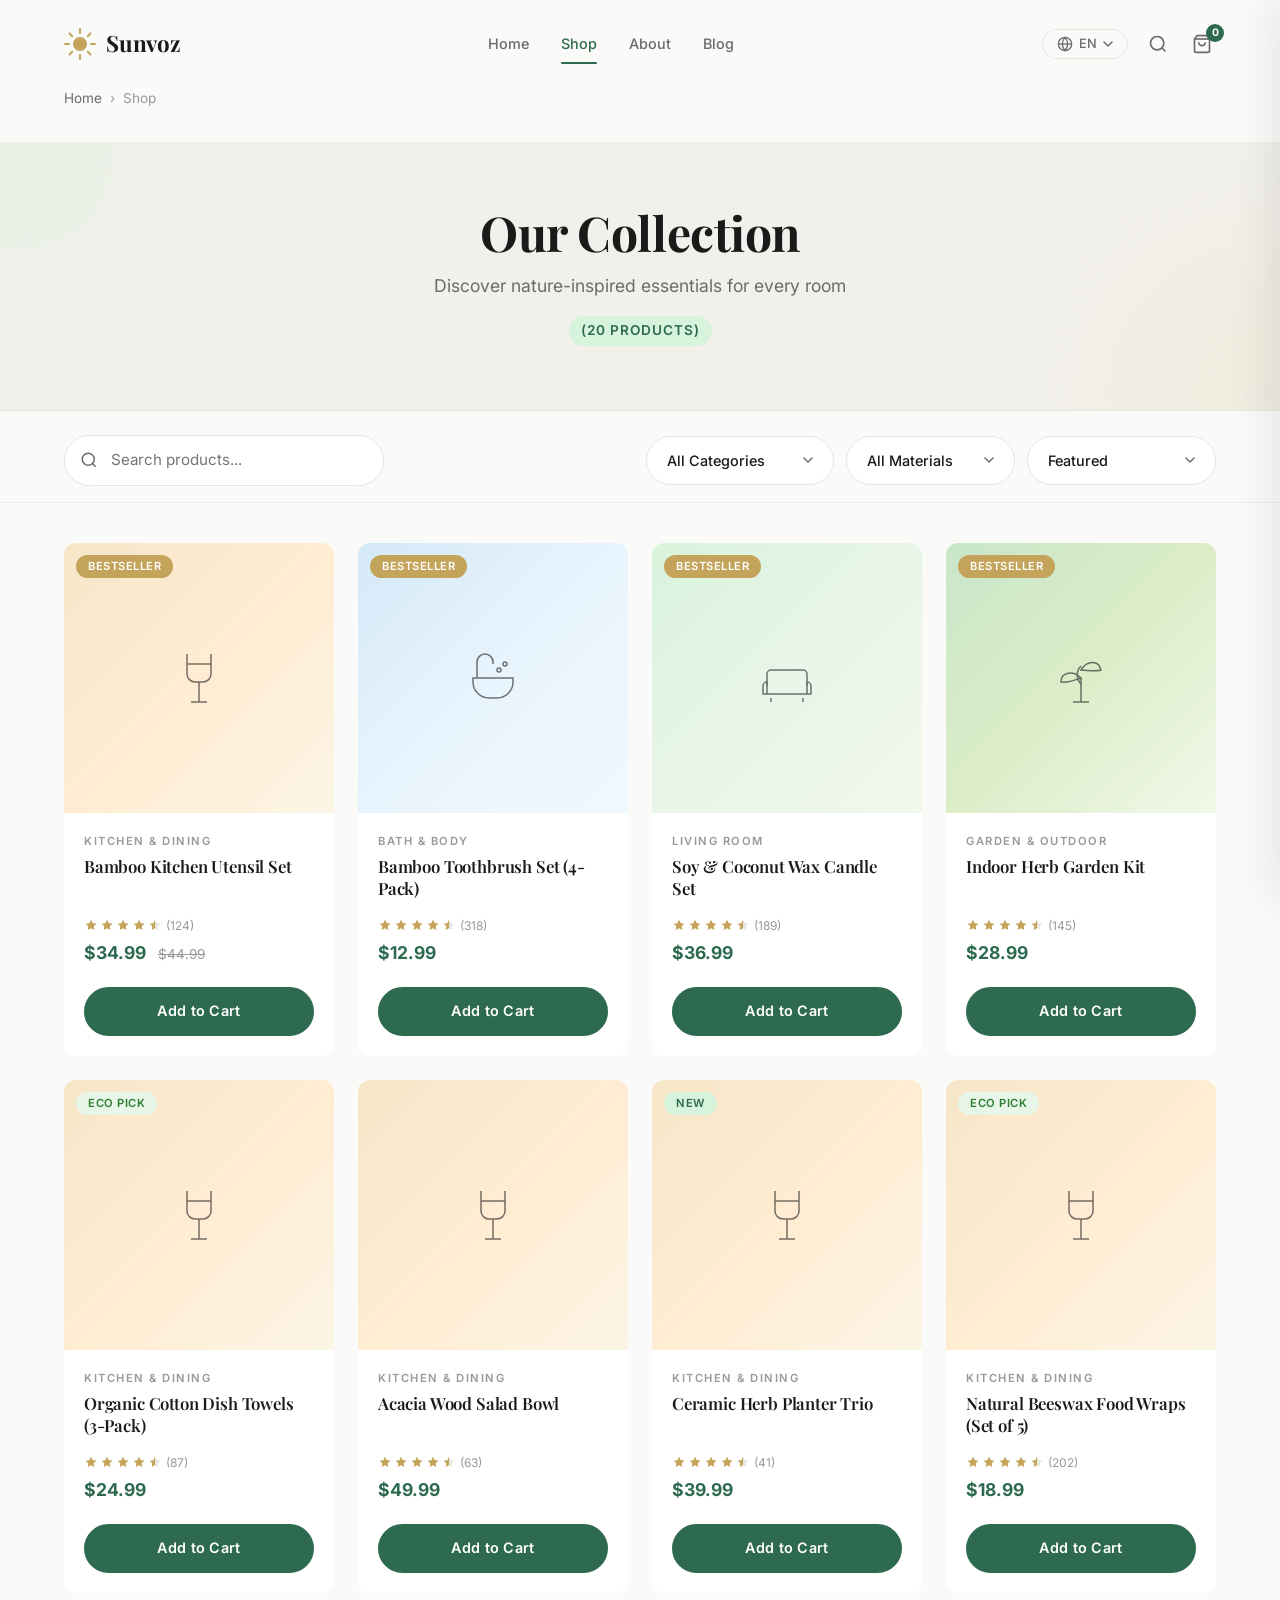
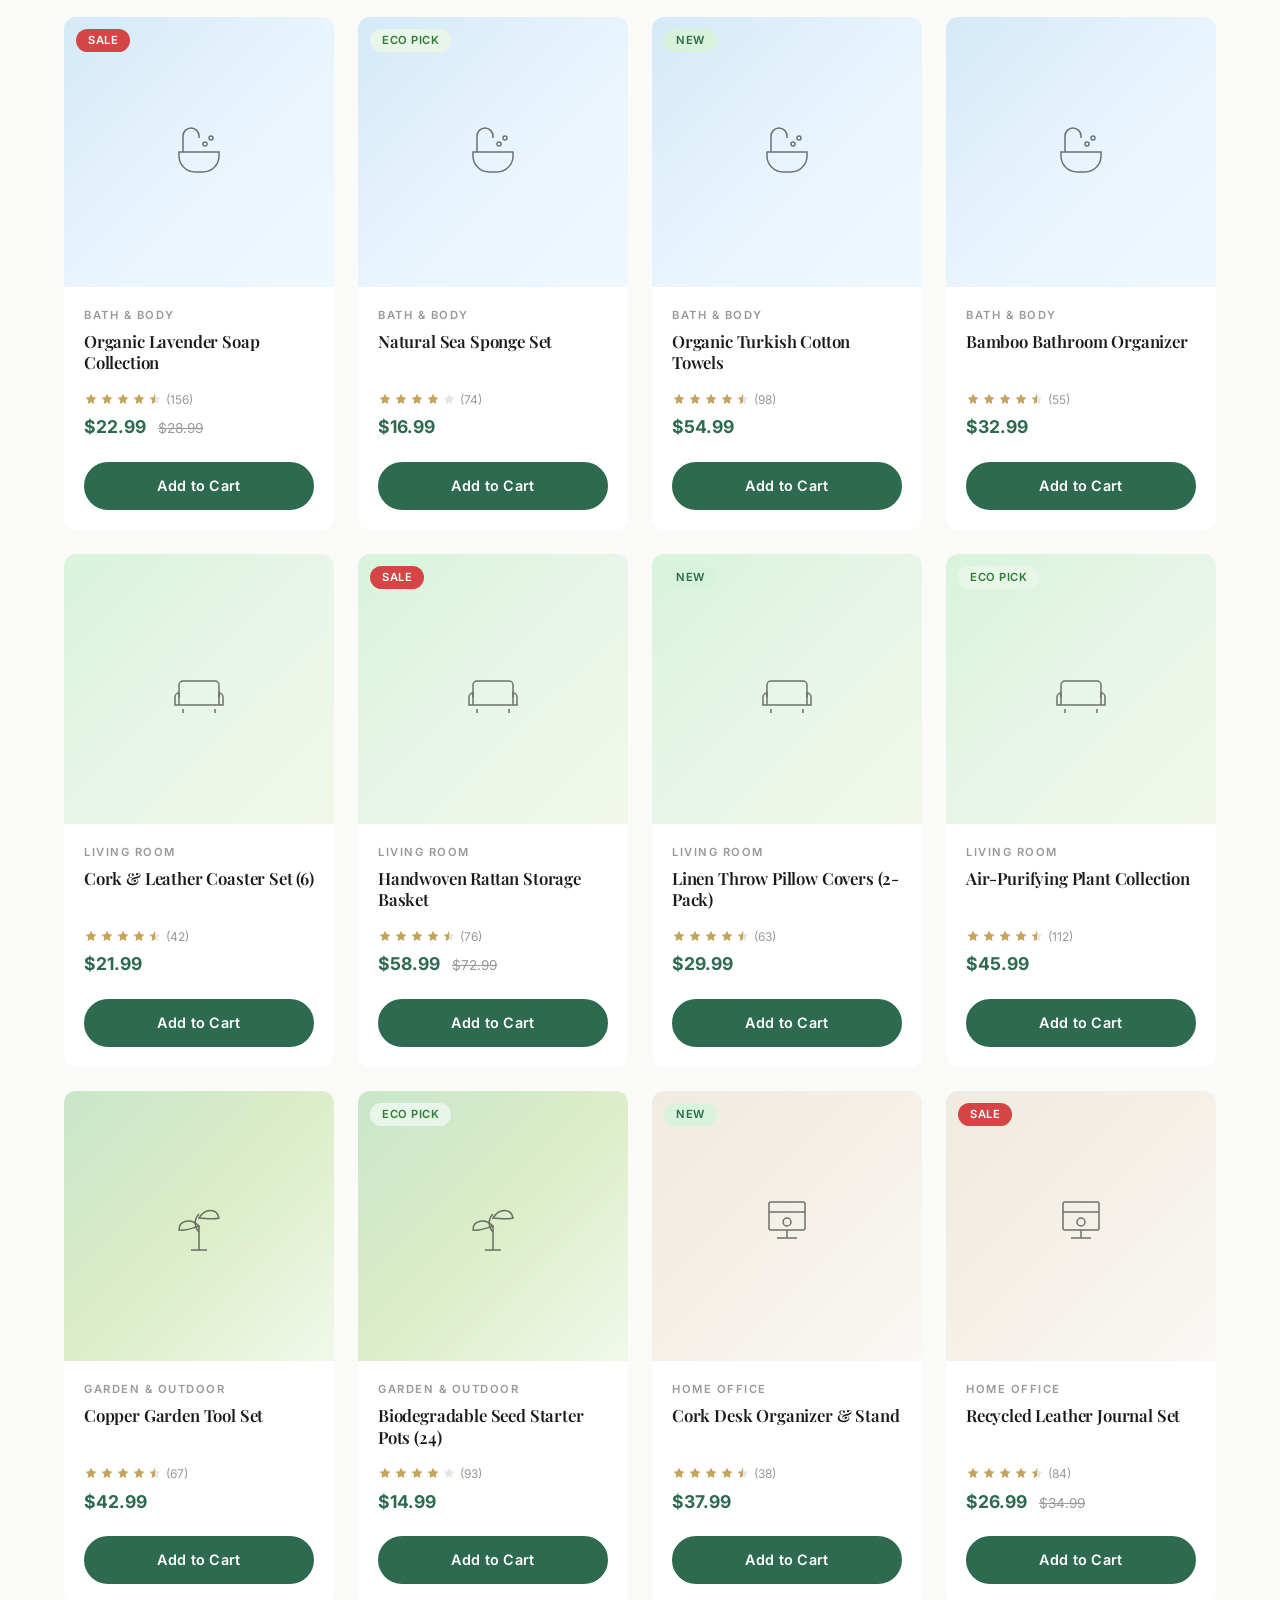
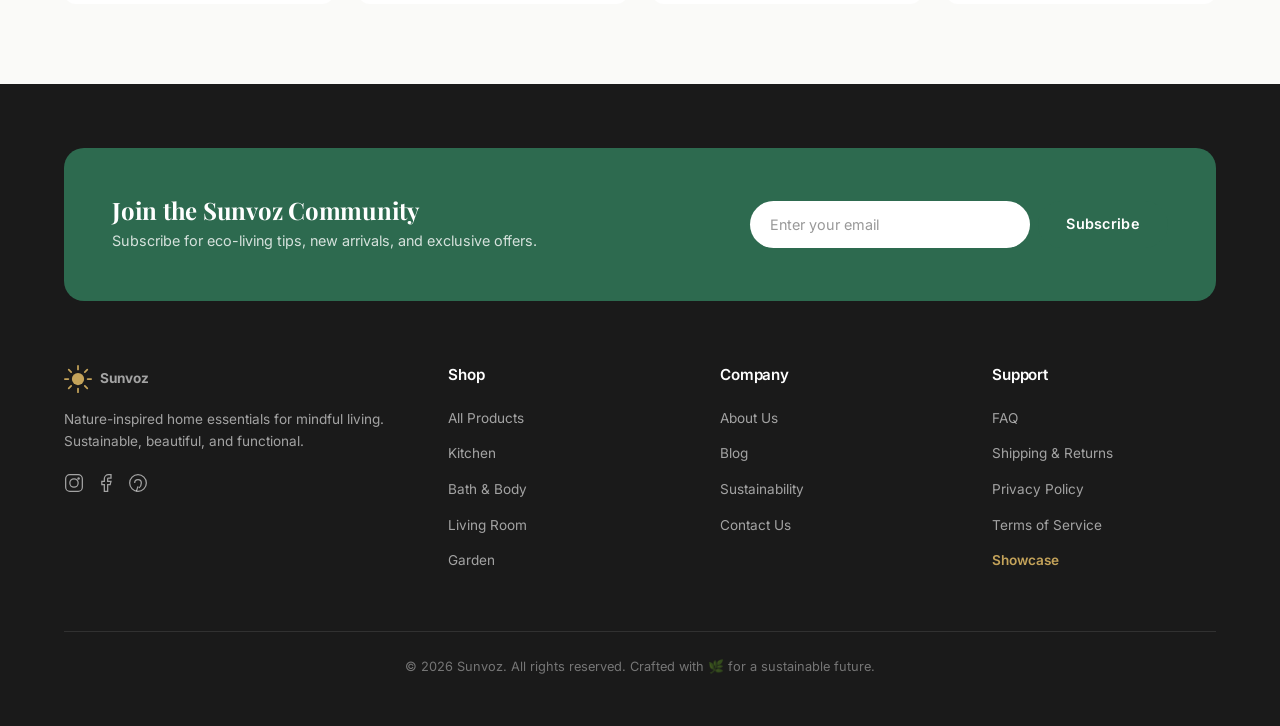
<file: products.html>
<!DOCTYPE html>
<html lang="en">
<head>
    <meta charset="UTF-8">
    <meta name="viewport" content="width=device-width, initial-scale=1.0">
    <meta name="description" content="Shop Sunvoz's collection of nature-inspired home essentials. Sustainable, beautiful, and functional products for every room.">
    <title>Shop All Products | Sunvoz</title>
    <link rel="preconnect" href="https://fonts.googleapis.com">
    <link rel="preconnect" href="https://fonts.gstatic.com" crossorigin>
    <link href="https://fonts.googleapis.com/css2?family=Playfair+Display:ital,wght@0,400;0,500;0,600;0,700;1,400&family=Inter:wght@300;400;500;600;700&display=swap" rel="stylesheet">
        <link href="https://cdn.jsdelivr.net/npm/bootstrap@5.3.3/dist/css/bootstrap.min.css" rel="stylesheet" integrity="sha384-QWTKZyjpPEjISv5WaRU9OFeRpok6YctnYmDr5pNlyT2bRjXh0JMhjY6hW+ALEwIH" crossorigin="anonymous">
    <link rel="stylesheet" href="css/base.css">
    <link rel="stylesheet" href="css/components.css">
    <link rel="stylesheet" href="css/products.css?v=1.0.3">
    <link rel="icon" type="image/svg+xml" href="data:image/svg+xml,<svg xmlns='http://www.w3.org/2000/svg' viewBox='0 0 32 32'><circle cx='16' cy='16' r='8' fill='%23C4A35A'/></svg>">
</head>
<body>

<header class="navbar" id="navbar">
    <div class="container navbar-inner">
        <a href="index.html" class="logo" aria-label="Sunvoz Home">
            <svg class="logo-sun" width="32" height="32" viewBox="0 0 32 32" aria-hidden="true">
                <circle cx="16" cy="16" r="7" fill="#C4A35A"/>
                <g stroke="#C4A35A" stroke-width="2" stroke-linecap="round">
                    <line x1="16" y1="1" x2="16" y2="5"/><line x1="16" y1="27" x2="16" y2="31"/>
                    <line x1="1" y1="16" x2="5" y2="16"/><line x1="27" y1="16" x2="31" y2="16"/>
                    <line x1="5.4" y1="5.4" x2="8.2" y2="8.2"/><line x1="23.8" y1="23.8" x2="26.6" y2="26.6"/>
                    <line x1="5.4" y1="26.6" x2="8.2" y2="23.8"/><line x1="23.8" y1="8.2" x2="26.6" y2="5.4"/>
                </g>
            </svg>
            <span class="logo-text">Sunvoz</span>
        </a>
        <nav class="nav-links" id="navLinks">
            <a href="index.html" class="nav-link" data-page="home">Home</a>
            <a href="products.html" class="nav-link active" data-page="shop">Shop</a>
            <a href="about.html" class="nav-link" data-page="about">About</a>
            <a href="blog.html" class="nav-link" data-page="blog">Blog</a>
        </nav>
        <div class="nav-actions">
            <div class="lang-switcher" id="langSwitcher">
                <button class="lang-btn" id="langBtn" aria-label="Change Language">
                    <svg width="16" height="16" viewBox="0 0 24 24" fill="none" stroke="currentColor" stroke-width="2"><circle cx="12" cy="12" r="10"/><line x1="2" y1="12" x2="22" y2="12"/><path d="M12 2a15.3 15.3 0 014 10 15.3 15.3 0 01-4 10 15.3 15.3 0 01-4-10 15.3 15.3 0 014-10z"/></svg>
                    <span>EN</span>
                    <svg width="10" height="6" viewBox="0 0 10 6"><path d="M1 1l4 4 4-4" stroke="currentColor" fill="none" stroke-width="1.5" stroke-linecap="round" stroke-linejoin="round"/></svg>
                </button>
                <div class="lang-dropdown" id="langDropdown">
                    <a href="#" class="lang-option active" data-lang="en">English</a>
                    <a href="#" class="lang-option" data-lang="vi">Tiếng Việt</a>
                </div>
            </div>
            <button class="search-btn" id="searchToggle" aria-label="Search">
                <svg width="20" height="20" viewBox="0 0 24 24" fill="none" stroke="currentColor" stroke-width="2"><circle cx="11" cy="11" r="8"/><line x1="21" y1="21" x2="16.65" y2="16.65"/></svg>
            </button>
            <a href="cart.html" class="nav-cart-btn" id="navCartBtn" aria-label="Shopping Cart">
                <svg width="20" height="20" viewBox="0 0 24 24" fill="none" stroke="currentColor" stroke-width="2"><path d="M6 2L3 6v14a2 2 0 002 2h14a2 2 0 002-2V6l-3-4z"/><line x1="3" y1="6" x2="21" y2="6"/><path d="M16 10a4 4 0 01-8 0"/></svg>
                <span class="cart-badge" id="cartBadge">0</span>
            </a>
            <button class="hamburger" id="hamburger" aria-label="Toggle Menu">
                <span></span><span></span><span></span>
            </button>
        </div>
    </div>
</header>

<main>
    <!-- Breadcrumb -->
    <div class="container">
        <nav class="breadcrumb" aria-label="Breadcrumb">
            <a href="index.html">Home</a>
            <span class="breadcrumb-sep">›</span>
            <span class="breadcrumb-current">Shop</span>
        </nav>
    </div>

    <!-- Page Header -->
    <section class="shop-header">
        <div class="container">
            <div class="shop-header-content">
                <h1>Our Collection</h1>
                <p>Discover nature-inspired essentials for every room</p>
                <span class="product-count" id="productCount">(20 products)</span>
            </div>
        </div>
    </section>

    <!-- Filter Bar -->
    <section class="filter-section">
        <div class="container">
            <div class="filter-bar" id="filterBar">
                <div class="filter-search">
                    <svg width="18" height="18" viewBox="0 0 24 24" fill="none" stroke="currentColor" stroke-width="2"><circle cx="11" cy="11" r="8"/><line x1="21" y1="21" x2="16.65" y2="16.65"/></svg>
                    <input type="text" class="filter-search-input" id="searchInput" placeholder="Search products..." autocomplete="off">
                </div>
                <div class="filter-dropdowns">
                    <select class="filter-select" id="categoryFilter" aria-label="Filter by category">
                        <option value="">All Categories</option>
                        <option value="kitchen">Kitchen &amp; Dining</option>
                        <option value="bathroom">Bath &amp; Body</option>
                        <option value="living">Living Room</option>
                        <option value="garden">Garden &amp; Outdoor</option>
                        <option value="office">Home Office</option>
                    </select>
                    <select class="filter-select" id="materialFilter" aria-label="Filter by material">
                        <option value="">All Materials</option>
                        <option value="Bamboo">Bamboo</option>
                        <option value="Organic Cotton">Organic Cotton</option>
                        <option value="Cork">Cork</option>
                        <option value="Recycled Glass">Recycled Glass</option>
                        <option value="Terracotta">Terracotta</option>
                        <option value="Linen">Linen</option>
                        <option value="Coconut Shell">Coconut Shell</option>
                        <option value="Jute">Jute</option>
                        <option value="Cedar">Cedar</option>
                        <option value="Beeswax">Beeswax</option>
                        <option value="Loofah">Loofah</option>
                        <option value="Wool Felt">Wool Felt</option>
                        <option value="Cotton">Cotton</option>
                        <option value="Stoneware">Stoneware</option>
                        <option value="Hemp">Hemp</option>
                        <option value="Rattan">Rattan</option>
                        <option value="Recycled Paper">Recycled Paper</option>
                    </select>
                    <select class="filter-select" id="sortFilter" aria-label="Sort products">
                        <option value="featured">Featured</option>
                        <option value="price-asc">Price: Low to High</option>
                        <option value="price-desc">Price: High to Low</option>
                        <option value="newest">Newest</option>
                        <option value="rating">Top Rated</option>
                    </select>
                </div>
            </div>
            <!-- Active Filters -->
            <div class="active-filters" id="activeFilters"></div>
        </div>
    </section>

    <!-- Product Grid -->
    <section class="shop-grid-section">
        <div class="container">
            <div class="row row-cols-1 row-cols-sm-2 row-cols-md-3 row-cols-lg-4 g-4" id="productGrid"></div>
            <!-- Empty State -->
            <div class="empty-state" id="emptyState" style="display:none;">
                <div class="empty-state-icon">
                    <svg width="64" height="64" viewBox="0 0 24 24" fill="none" stroke="currentColor" stroke-width="1.5"><circle cx="11" cy="11" r="8"/><line x1="21" y1="21" x2="16.65" y2="16.65"/><line x1="8" y1="11" x2="14" y2="11"/></svg>
                </div>
                <h3>No products found</h3>
                <p>Try adjusting your filters or search terms to find what you're looking for.</p>
                <button class="btn btn-primary" id="resetFiltersBtn">Reset All Filters</button>
            </div>
        </div>
    </section>
</main>

<footer class="footer">
    <div class="container">
        <div class="footer-newsletter">
            <div class="newsletter-content">
                <h3>Join the Sunvoz Community</h3>
                <p>Subscribe for eco-living tips, new arrivals, and exclusive offers.</p>
            </div>
            <form class="newsletter-form" id="newsletterForm">
                <input type="email" placeholder="Enter your email" class="newsletter-input" required>
                <button type="submit" class="btn btn-primary">Subscribe</button>
            </form>
        </div>
        <div class="footer-grid">
            <div class="footer-col footer-brand-col">
                <a href="index.html" class="footer-logo">
                    <svg width="28" height="28" viewBox="0 0 32 32" aria-hidden="true"><circle cx="16" cy="16" r="7" fill="#C4A35A"/><g stroke="#C4A35A" stroke-width="2" stroke-linecap="round"><line x1="16" y1="1" x2="16" y2="5"/><line x1="16" y1="27" x2="16" y2="31"/><line x1="1" y1="16" x2="5" y2="16"/><line x1="27" y1="16" x2="31" y2="16"/><line x1="5.4" y1="5.4" x2="8.2" y2="8.2"/><line x1="23.8" y1="23.8" x2="26.6" y2="26.6"/><line x1="5.4" y1="26.6" x2="8.2" y2="23.8"/><line x1="23.8" y1="8.2" x2="26.6" y2="5.4"/></g></svg>
                    <span>Sunvoz</span>
                </a>
                <p class="footer-desc">Nature-inspired home essentials for mindful living. Sustainable, beautiful, and functional.</p>
                <div class="footer-social">
                    <a href="#" aria-label="Instagram"><svg width="20" height="20" viewBox="0 0 24 24" fill="none" stroke="currentColor" stroke-width="1.5"><rect x="2" y="2" width="20" height="20" rx="5"/><circle cx="12" cy="12" r="5"/><circle cx="17.5" cy="6.5" r="1.5" fill="currentColor" stroke="none"/></svg></a>
                    <a href="#" aria-label="Facebook"><svg width="20" height="20" viewBox="0 0 24 24" fill="none" stroke="currentColor" stroke-width="1.5"><path d="M18 2h-3a5 5 0 00-5 5v3H7v4h3v8h4v-8h3l1-4h-4V7a1 1 0 011-1h3z"/></svg></a>
                    <a href="#" aria-label="Pinterest"><svg width="20" height="20" viewBox="0 0 24 24" fill="none" stroke="currentColor" stroke-width="1.5"><circle cx="12" cy="12" r="10"/><path d="M8 12a4 4 0 118 0c0 4-3 6-3 6"/><line x1="12" y1="16" x2="10" y2="22"/></svg></a>
                </div>
            </div>
            <div class="footer-col">
                <h4>Shop</h4>
                <ul>
                    <li><a href="products.html">All Products</a></li>
                    <li><a href="products.html?category=kitchen">Kitchen</a></li>
                    <li><a href="products.html?category=bathroom">Bath &amp; Body</a></li>
                    <li><a href="products.html?category=living">Living Room</a></li>
                    <li><a href="products.html?category=garden">Garden</a></li>
                </ul>
            </div>
            <div class="footer-col">
                <h4>Company</h4>
                <ul>
                    <li><a href="about.html">About Us</a></li>
                    <li><a href="blog.html">Blog</a></li>
                    <li><a href="#">Sustainability</a></li>
                    <li><a href="#">Contact Us</a></li>
                </ul>
            </div>
            <div class="footer-col">
                <h4>Support</h4>
                <ul>
                    <li><a href="#">FAQ</a></li>
                    <li><a href="#">Shipping &amp; Returns</a></li>
                    <li><a href="#">Privacy Policy</a></li>
                    <li><a href="#">Terms of Service</a></li>
                    <li><a href="showcase.html" style="font-weight: 600; color: var(--gold);">Showcase</a></li>
                </ul>
            </div>
        </div>
        <div class="footer-bottom">
            <p>&copy; 2026 Sunvoz. All rights reserved. Crafted with 🌿 for a sustainable future.</p>
        </div>
    </div>
</footer>

<div class="toast-container" id="toastContainer"></div>

    <script src="https://cdn.jsdelivr.net/npm/bootstrap@5.3.3/dist/js/bootstrap.bundle.min.js" integrity="sha384-YvpcrYf0tY3lHB60NNkmXc5s9fDVZLESaAA55NDzOxhy9GkcIdslK1eN7N6jIeHz" crossorigin="anonymous"></script>
    <script src="js/data.js"></script>
<script src="js/main.js"></script>
<script src="js/products.js"></script>
</body>
</html>
</file>
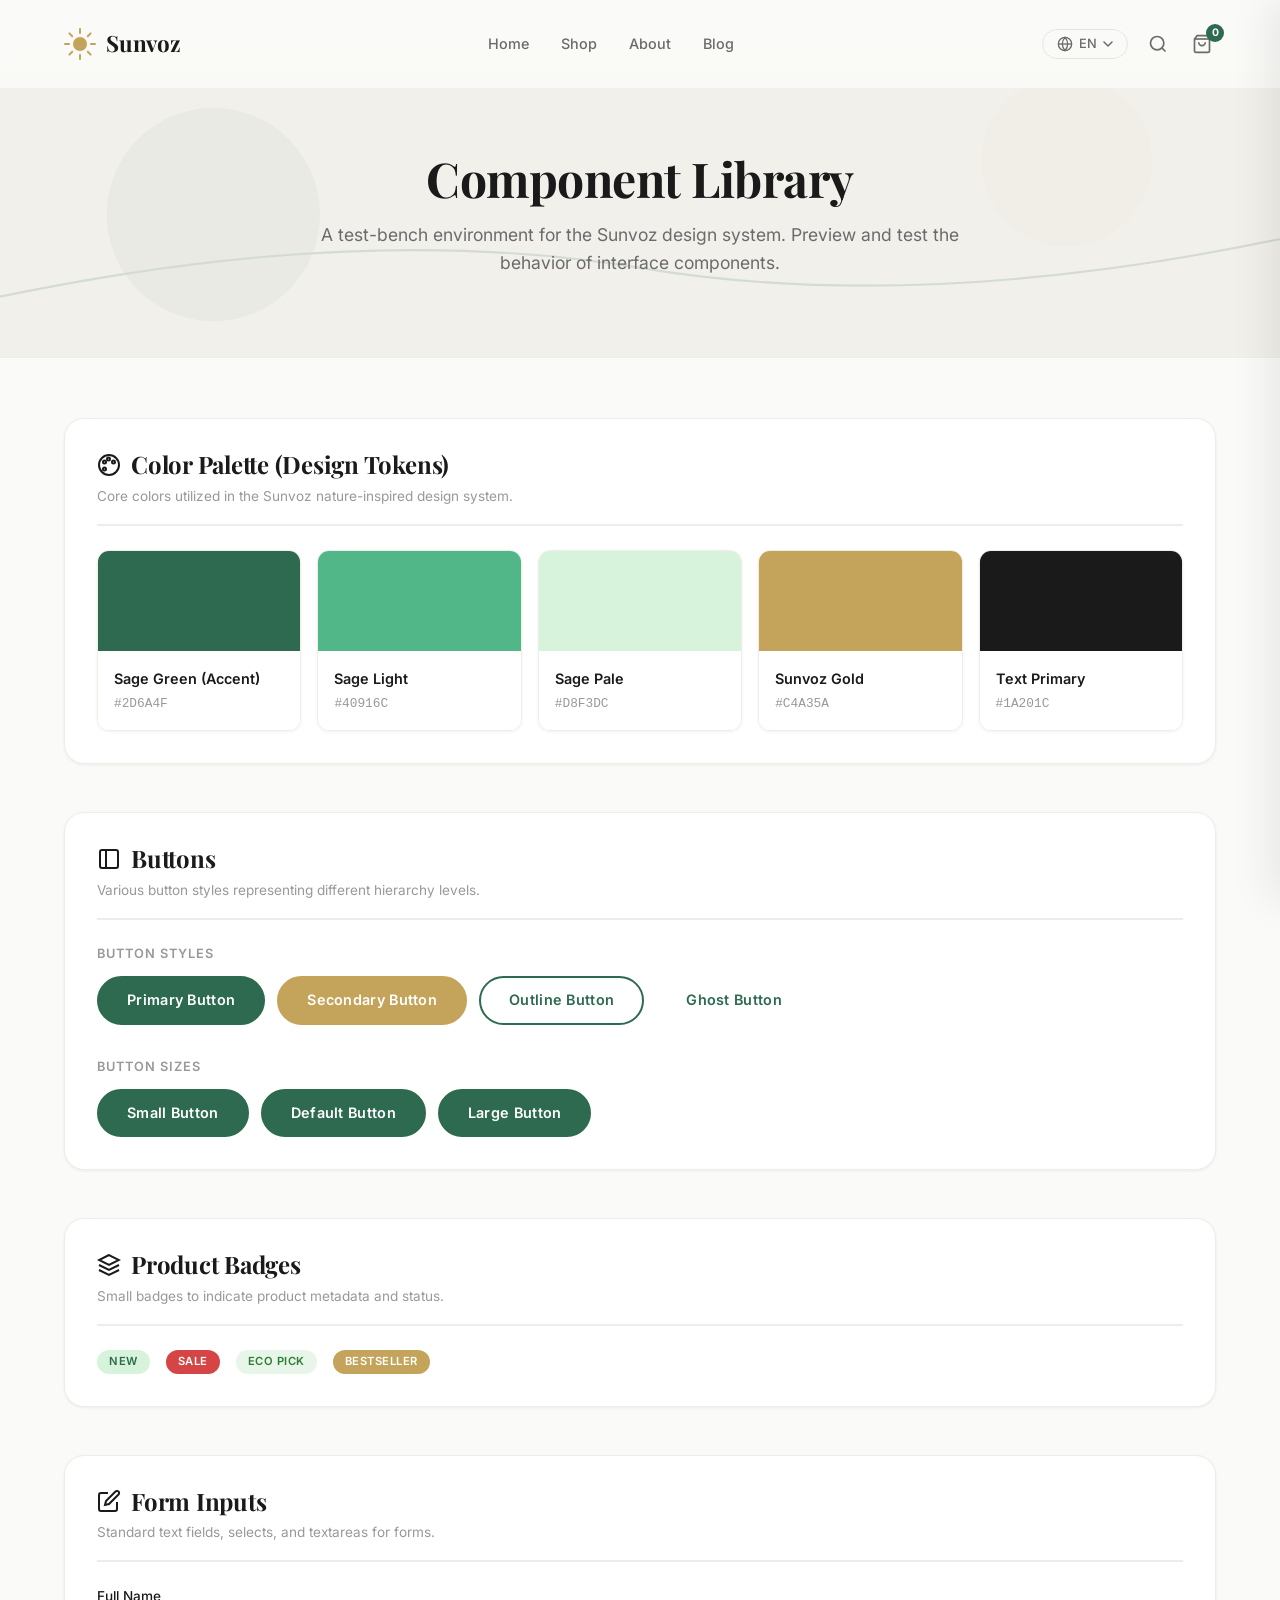
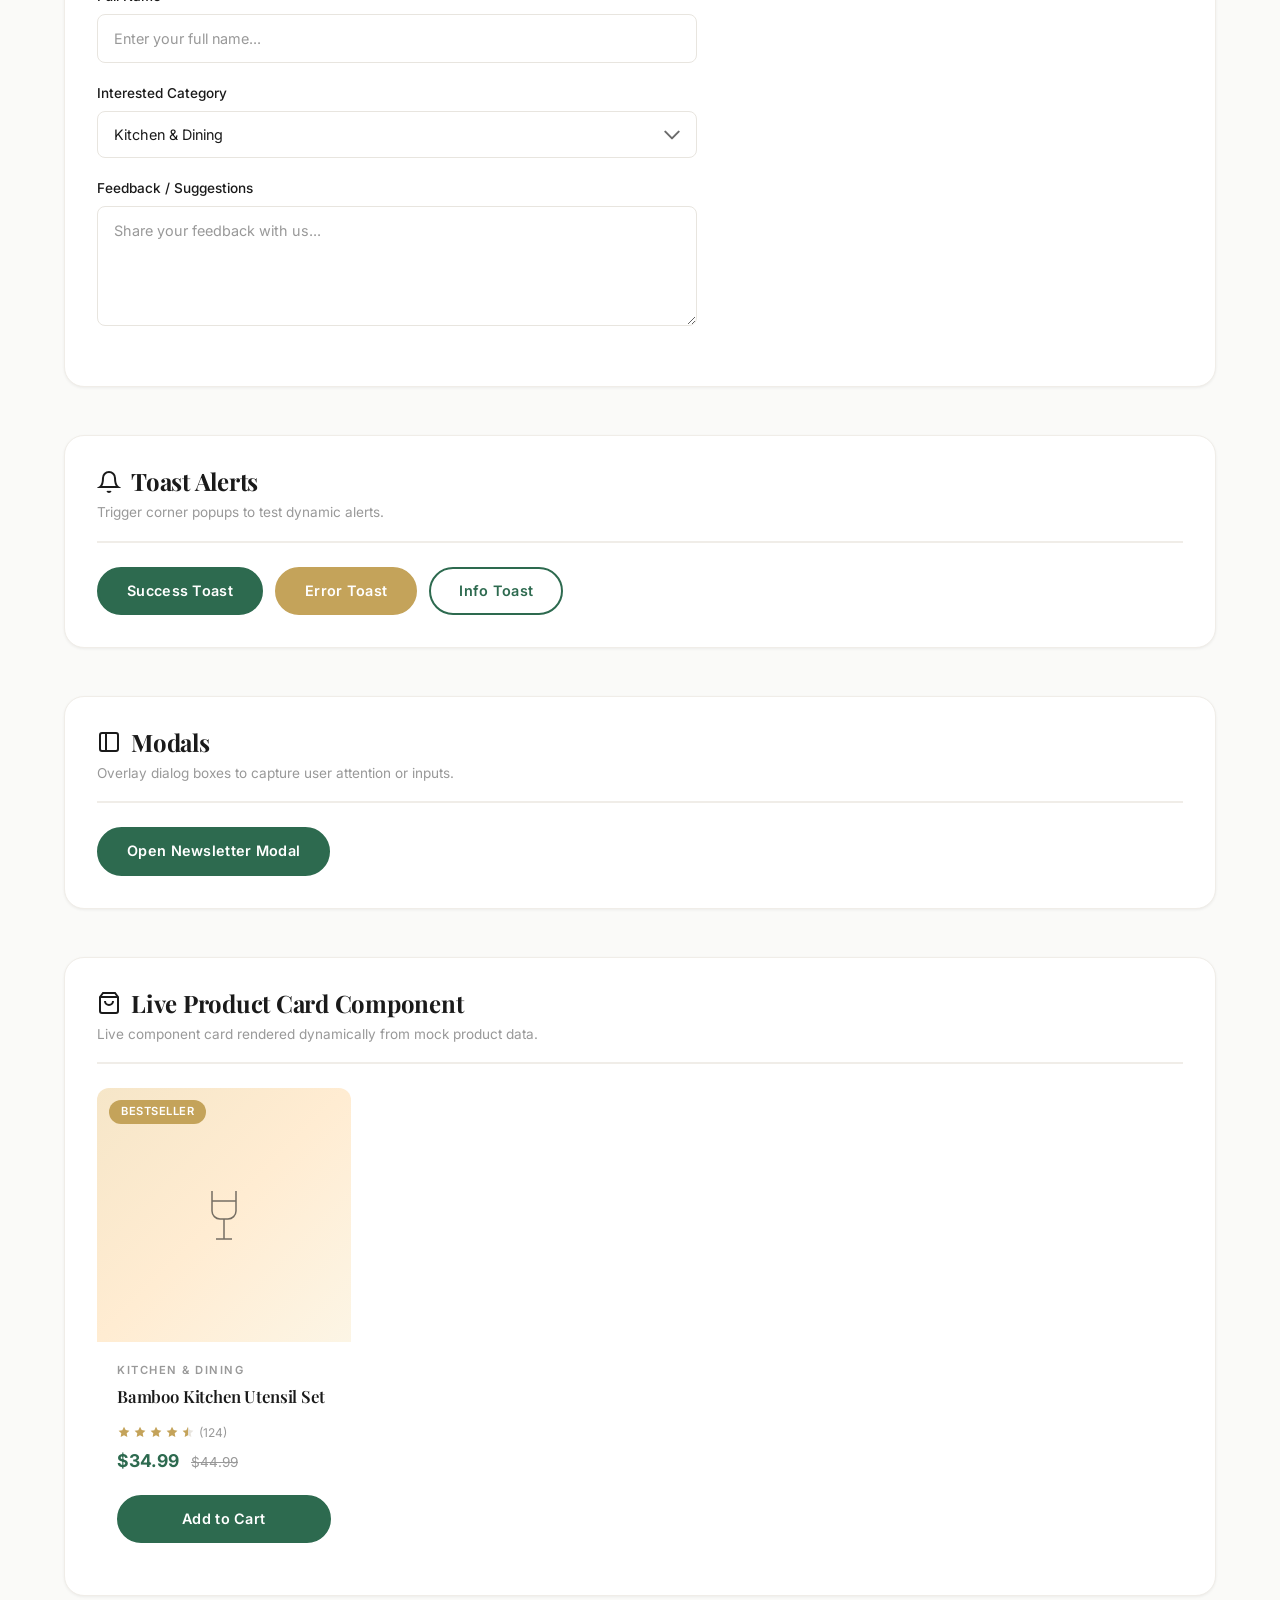
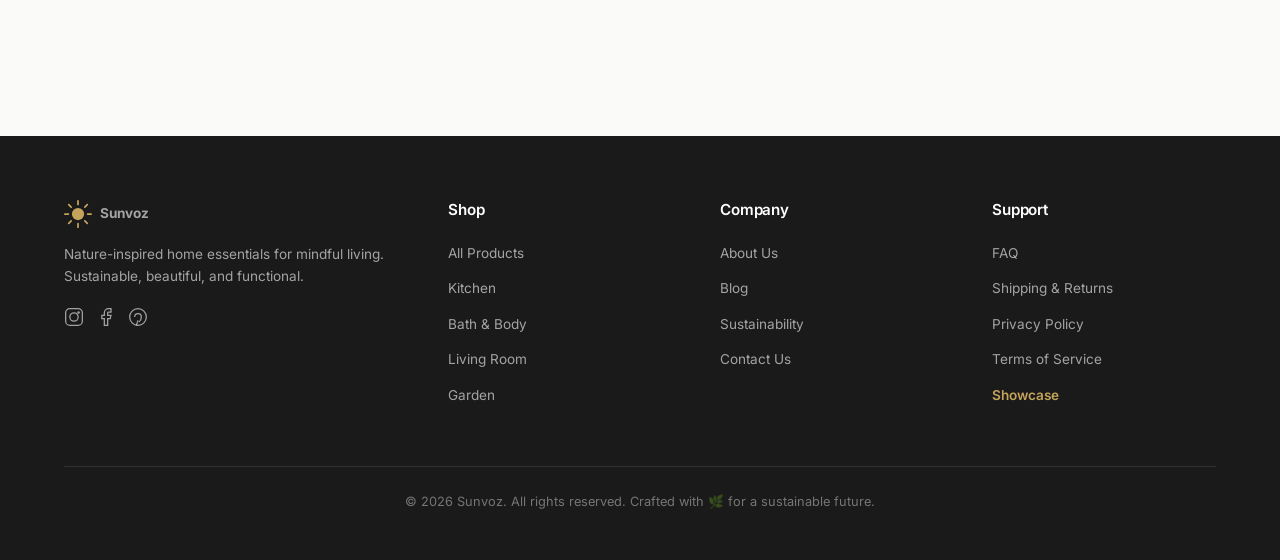
<file: showcase.html>
<!DOCTYPE html>
<html lang="en">
<head>
    <meta charset="UTF-8">
    <meta name="viewport" content="width=device-width, initial-scale=1.0">
    <meta name="description" content="Sunvoz UI Component Library and Showcase - Test and preview design tokens, buttons, forms, modals and toast notifications.">
    <title>Showcase & Component Library | Sunvoz</title>
    <link rel="preconnect" href="https://fonts.googleapis.com">
    <link rel="preconnect" href="https://fonts.gstatic.com" crossorigin>
    <link href="https://fonts.googleapis.com/css2?family=Playfair+Display:ital,wght@0,400;0,500;0,600;0,700;1,400&family=Inter:wght@300;400;500;600;700&display=swap" rel="stylesheet">
        <link href="https://cdn.jsdelivr.net/npm/bootstrap@5.3.3/dist/css/bootstrap.min.css" rel="stylesheet" integrity="sha384-QWTKZyjpPEjISv5WaRU9OFeRpok6YctnYmDr5pNlyT2bRjXh0JMhjY6hW+ALEwIH" crossorigin="anonymous">
    <link rel="stylesheet" href="css/base.css">
    <link rel="stylesheet" href="css/components.css">
    <link rel="stylesheet" href="css/showcase.css">
    <link rel="icon" type="image/svg+xml" href="data:image/svg+xml,<svg xmlns='http://www.w3.org/2000/svg' viewBox='0 0 32 32'><circle cx='16' cy='16' r='8' fill='%23C4A35A'/></svg>">
</head>
<body>

<!-- ========== NAVBAR ========== -->
<header class="navbar" id="navbar">
    <div class="container navbar-inner">
        <a href="index.html" class="logo" aria-label="Sunvoz Home">
            <svg class="logo-sun" width="32" height="32" viewBox="0 0 32 32" aria-hidden="true">
                <circle cx="16" cy="16" r="7" fill="#C4A35A"/>
                <g stroke="#C4A35A" stroke-width="2" stroke-linecap="round">
                    <line x1="16" y1="1" x2="16" y2="5"/><line x1="16" y1="27" x2="16" y2="31"/>
                    <line x1="1" y1="16" x2="5" y2="16"/><line x1="27" y1="16" x2="31" y2="16"/>
                    <line x1="5.4" y1="5.4" x2="8.2" y2="8.2"/><line x1="23.8" y1="23.8" x2="26.6" y2="26.6"/>
                    <line x1="5.4" y1="26.6" x2="8.2" y2="23.8"/><line x1="23.8" y1="8.2" x2="26.6" y2="5.4"/>
                </g>
            </svg>
            <span class="logo-text">Sunvoz</span>
        </a>
        <nav class="nav-links" id="navLinks">
            <a href="index.html" class="nav-link" data-page="home">Home</a>
            <a href="products.html" class="nav-link" data-page="shop">Shop</a>
            <a href="about.html" class="nav-link" data-page="about">About</a>
            <a href="blog.html" class="nav-link" data-page="blog">Blog</a>
        </nav>
        <div class="nav-actions">
            <div class="lang-switcher" id="langSwitcher">
                <button class="lang-btn" id="langBtn" aria-label="Change Language">
                    <svg width="16" height="16" viewBox="0 0 24 24" fill="none" stroke="currentColor" stroke-width="2"><circle cx="12" cy="12" r="10"/><line x1="2" y1="12" x2="22" y2="12"/><path d="M12 2a15.3 15.3 0 014 10 15.3 15.3 0 01-4 10 15.3 15.3 0 01-4-10 15.3 15.3 0 014-10z"/></svg>
                    <span>EN</span>
                    <svg width="10" height="6" viewBox="0 0 10 6"><path d="M1 1l4 4 4-4" stroke="currentColor" fill="none" stroke-width="1.5" stroke-linecap="round" stroke-linejoin="round"/></svg>
                </button>
                <div class="lang-dropdown" id="langDropdown">
                    <a href="#" class="lang-option active" data-lang="en">English</a>
                    <a href="#" class="lang-option" data-lang="vi">Tiếng Việt</a>
                </div>
            </div>
            <button class="search-btn" id="searchToggle" aria-label="Search">
                <svg width="20" height="20" viewBox="0 0 24 24" fill="none" stroke="currentColor" stroke-width="2"><circle cx="11" cy="11" r="8"/><line x1="21" y1="21" x2="16.65" y2="16.65"/></svg>
            </button>
            <a href="cart.html" class="nav-cart-btn" id="navCartBtn" aria-label="Shopping Cart">
                <svg width="20" height="20" viewBox="0 0 24 24" fill="none" stroke="currentColor" stroke-width="2"><path d="M6 2L3 6v14a2 2 0 002 2h14a2 2 0 002-2V6l-3-4z"/><line x1="3" y1="6" x2="21" y2="6"/><path d="M16 10a4 4 0 01-8 0"/></svg>
                <span class="cart-badge" id="cartBadge">0</span>
            </a>
            <button class="hamburger" id="hamburger" aria-label="Toggle Menu">
                <span></span><span></span><span></span>
            </button>
        </div>
    </div>
</header>

<main>

<!-- ========== SHOWCASE HERO ========== -->
<section class="showcase-hero">
    <div class="showcase-hero-bg">
        <svg viewBox="0 0 1200 300" fill="none" xmlns="http://www.w3.org/2000/svg" preserveAspectRatio="xMidYMid slice" style="width: 100%; height: 100%; opacity: 0.15;">
            <circle cx="200" cy="150" r="100" fill="var(--accent)" opacity="0.3"/>
            <circle cx="1000" cy="100" r="80" fill="var(--gold)" opacity="0.2"/>
            <path d="M-100 250Q300 150 600 200Q900 250 1300 150" stroke="var(--accent)" stroke-width="2"/>
        </svg>
    </div>
    <div class="container showcase-hero-content">
        <h1 class="showcase-hero-title">Component Library</h1>
        <p class="showcase-hero-subtitle">A test-bench environment for the Sunvoz design system. Preview and test the behavior of interface components.</p>
    </div>
</section>

<!-- ========== SHOWCASE CONTENT ========== -->
<div class="container">
    <div class="showcase-grid">

        <!-- SECTION 1: COLOR PALETTE -->
        <section class="showcase-section">
            <div class="showcase-section-header">
                <h2 class="showcase-section-title">
                    <svg width="24" height="24" viewBox="0 0 24 24" fill="none" stroke="currentColor" stroke-width="2"><path d="M12 22C17.5228 22 22 17.5228 22 12C22 6.47715 17.5228 2 12 2C6.47715 2 2 6.47715 2 12C2 17.5228 6.47715 22 12 22Z"/><path d="M7.5 10.5C8.32843 10.5 9 9.82843 9 9C9 8.17157 8.32843 7.5 7.5 7.5C6.67157 7.5 6 8.17157 6 9C6 9.82843 6.67157 10.5 7.5 10.5Z"/><path d="M11.5 7.5C12.3284 7.5 13 6.82843 13 6C13 5.17157 12.3284 4.5 11.5 4.5C10.6716 4.5 10 5.17157 10 6C10 6.82843 10.6716 7.5 11.5 7.5Z"/><path d="M16.5 10.5C17.3284 10.5 18 9.82843 18 9C18 8.17157 17.3284 7.5 16.5 7.5C15.6716 7.5 15 8.17157 15 9C15 9.82843 15.6716 10.5 16.5 10.5Z"/><path d="M6 16C6 16.8284 6.67157 17.5 7.5 17.5C8.32843 17.5 9 16.8284 9 16C9 15.1716 8.32843 14.5 7.5 14.5C6.67157 14.5 6 15.1716 6 16Z"/></svg>
                    Color Palette (Design Tokens)
                </h2>
                <p class="showcase-section-desc">Core colors utilized in the Sunvoz nature-inspired design system.</p>
            </div>
            <div class="row row-cols-1 row-cols-sm-2 row-cols-md-3 row-cols-lg-5 g-3">
                <div class="col">
                    <div class="color-card h-100">
                        <div class="color-swatch" style="background-color: var(--accent);"></div>
                        <div class="color-info">
                            <div class="color-name">Sage Green (Accent)</div>
                            <div class="color-hex">#2D6A4F</div>
                        </div>
                    </div>
                </div>
                <div class="col">
                    <div class="color-card h-100">
                        <div class="color-swatch" style="background-color: var(--accent-light);"></div>
                        <div class="color-info">
                            <div class="color-name">Sage Light</div>
                            <div class="color-hex">#40916C</div>
                        </div>
                    </div>
                </div>
                <div class="col">
                    <div class="color-card h-100">
                        <div class="color-swatch" style="background-color: var(--accent-pale);"></div>
                        <div class="color-info">
                            <div class="color-name">Sage Pale</div>
                            <div class="color-hex">#D8F3DC</div>
                        </div>
                    </div>
                </div>
                <div class="col">
                    <div class="color-card h-100">
                        <div class="color-swatch" style="background-color: var(--gold);"></div>
                        <div class="color-info">
                            <div class="color-name">Sunvoz Gold</div>
                            <div class="color-hex">#C4A35A</div>
                        </div>
                    </div>
                </div>
                <div class="col">
                    <div class="color-card h-100">
                        <div class="color-swatch" style="background-color: var(--text-primary);"></div>
                        <div class="color-info">
                            <div class="color-name">Text Primary</div>
                            <div class="color-hex">#1A201C</div>
                        </div>
                    </div>
                </div>
            </div>
        </section>

        <!-- SECTION 2: BUTTONS -->
        <section class="showcase-section">
            <div class="showcase-section-header">
                <h2 class="showcase-section-title">
                    <svg width="24" height="24" viewBox="0 0 24 24" fill="none" stroke="currentColor" stroke-width="2"><rect x="3" y="3" width="18" height="18" rx="2" ry="2"/><line x1="9" y1="3" x2="9" y2="21"/></svg>
                    Buttons
                </h2>
                <p class="showcase-section-desc">Various button styles representing different hierarchy levels.</p>
            </div>
            <div class="component-row">
                <div>
                    <div class="component-title">Button Styles</div>
                    <div style="display: flex; flex-wrap: wrap; gap: 12px;">
                        <button class="btn btn-primary">Primary Button</button>
                        <button class="btn btn-secondary">Secondary Button</button>
                        <button class="btn btn-outline">Outline Button</button>
                        <button class="btn btn-ghost">Ghost Button</button>
                    </div>
                </div>
            </div>
            <div class="component-row" style="margin-top: 32px;">
                <div>
                    <div class="component-title">Button Sizes</div>
                    <div style="display: flex; flex-wrap: wrap; gap: 12px; align-items: center;">
                        <button class="btn btn-primary btn-sm">Small Button</button>
                        <button class="btn btn-primary">Default Button</button>
                        <button class="btn btn-primary btn-lg">Large Button</button>
                    </div>
                </div>
            </div>
        </section>

        <!-- SECTION 3: BADGES -->
        <section class="showcase-section">
            <div class="showcase-section-header">
                <h2 class="showcase-section-title">
                    <svg width="24" height="24" viewBox="0 0 24 24" fill="none" stroke="currentColor" stroke-width="2"><path d="M12 2L2 7l10 5 10-5-10-5zM2 17l10 5 10-5M2 12l10 5 10-5"/></svg>
                    Product Badges
                </h2>
                <p class="showcase-section-desc">Small badges to indicate product metadata and status.</p>
            </div>
            <div class="component-row">
                <span class="badge badge-new">New</span>
                <span class="badge badge-sale">Sale</span>
                <span class="badge badge-eco">Eco Pick</span>
                <span class="badge badge-bestseller">Bestseller</span>
        </section>

        <!-- SECTION 4: FORM ELEMENTS -->
        <section class="showcase-section">
            <div class="showcase-section-header">
                <h2 class="showcase-section-title">
                    <svg width="24" height="24" viewBox="0 0 24 24" fill="none" stroke="currentColor" stroke-width="2"><path d="M11 4H4a2 2 0 0 0-2 2v14a2 2 0 0 0 2 2h14a2 2 0 0 0 2-2v-7"/><path d="M18.5 2.5a2.121 2.121 0 1 1 3 3L12 15l-4 1 1-4z"/></svg>
                    Form Inputs
                </h2>
                <p class="showcase-section-desc">Standard text fields, selects, and textareas for forms.</p>
            </div>
            <div class="form-demo-container">
                <div class="form-group">
                    <label class="form-label" for="testInput">Full Name</label>
                    <input type="text" id="testInput" class="form-input" placeholder="Enter your full name...">
                </div>
                <div class="form-group">
                    <label class="form-label" for="testSelect">Interested Category</label>
                    <select id="testSelect" class="form-select">
                        <option value="kitchen">Kitchen &amp; Dining</option>
                        <option value="bathroom">Bath &amp; Body</option>
                        <option value="living">Living Room</option>
                    </select>
                </div>
                <div class="form-group">
                    <label class="form-label" for="testTextarea">Feedback / Suggestions</label>
                    <textarea id="testTextarea" class="form-textarea" placeholder="Share your feedback with us..."></textarea>
                </div>
            </div>
        </section>

        <!-- SECTION 5: TOAST NOTIFICATIONS -->
        <section class="showcase-section">
            <div class="showcase-section-header">
                <h2 class="showcase-section-title">
                    <svg width="24" height="24" viewBox="0 0 24 24" fill="none" stroke="currentColor" stroke-width="2"><path d="M18 8A6 6 0 0 0 6 8c0 7-3 9-3 9h18s-3-2-3-9"/><path d="M13.73 21a2 2 0 0 1-3.46 0"/></svg>
                    Toast Alerts
                </h2>
                <p class="showcase-section-desc">Trigger corner popups to test dynamic alerts.</p>
            </div>
            <div class="toast-test-buttons">
                <button class="btn btn-primary" onclick="SunvozToast.show('Product added successfully! 🛒', 'success');">Success Toast</button>
                <button class="btn btn-secondary" onclick="SunvozToast.show('Unable to complete payment. Please try again!', 'error');">Error Toast</button>
                <button class="btn btn-outline" onclick="SunvozToast.show('Sunvoz offers free shipping on orders over $150.', 'info');">Info Toast</button>
            </div>
        </section>

        <!-- SECTION 6: MODAL DIALOGS -->
        <section class="showcase-section">
            <div class="showcase-section-header">
                <h2 class="showcase-section-title">
                    <svg width="24" height="24" viewBox="0 0 24 24" fill="none" stroke="currentColor" stroke-width="2"><rect x="3" y="3" width="18" height="18" rx="2" ry="2"/><line x1="9" y1="3" x2="9" y2="21"/></svg>
                    Modals
                </h2>
                <p class="showcase-section-desc">Overlay dialog boxes to capture user attention or inputs.</p>
            </div>
            <div>
                <button class="btn btn-primary" onclick="SunvozModal.show('demoNewsletterModal');">Open Newsletter Modal</button>
            </div>
        </section>

        <!-- SECTION 7: LIVE COMPONENT CARD -->
        <section class="showcase-section">
            <div class="showcase-section-header">
                <h2 class="showcase-section-title">
                    <svg width="24" height="24" viewBox="0 0 24 24" fill="none" stroke="currentColor" stroke-width="2"><path d="M6 2L3 6v14a2 2 0 0 0 2 2h14a2 2 0 0 0 2-2V6l-3-4z"/><line x1="3" y1="6" x2="21" y2="6"/><path d="M16 10a4 4 0 0 1-8 0"/></svg>
                    Live Product Card Component
                </h2>
                <p class="showcase-section-desc">Live component card rendered dynamically from mock product data.</p>
            </div>
            <div class="row row-cols-1 row-cols-sm-2 row-cols-md-3 row-cols-lg-4 g-4" id="showcaseProductContainer">
                <!-- Sẽ được thêm bằng JS từ dữ liệu sản phẩm thật -->
            </div>
        </section>

    </div>
</div>

</main>

<!-- ========== FOOTER ========== -->
<footer class="footer" id="footer" style="margin-top: 80px;">
    <div class="container">
        <div class="footer-grid">
            <div class="footer-col">
                <a href="index.html" class="footer-logo">
                    <svg width="28" height="28" viewBox="0 0 32 32" aria-hidden="true"><circle cx="16" cy="16" r="7" fill="#C4A35A"/><g stroke="#C4A35A" stroke-width="2" stroke-linecap="round"><line x1="16" y1="1" x2="16" y2="5"/><line x1="16" y1="27" x2="16" y2="31"/><line x1="1" y1="16" x2="5" y2="16"/><line x1="27" y1="16" x2="31" y2="16"/><line x1="5.4" y1="5.4" x2="8.2" y2="8.2"/><line x1="23.8" y1="23.8" x2="26.6" y2="26.6"/><line x1="5.4" y1="26.6" x2="8.2" y2="23.8"/><line x1="23.8" y1="8.2" x2="26.6" y2="5.4"/></g></svg>
                    <span>Sunvoz</span>
                </a>
                <p class="footer-desc">Nature-inspired home essentials for mindful living. Sustainable, beautiful, and functional.</p>
                <div class="footer-social">
                    <a href="#" aria-label="Instagram"><svg width="20" height="20" viewBox="0 0 24 24" fill="none" stroke="currentColor" stroke-width="1.5"><rect x="2" y="2" width="20" height="20" rx="5"/><circle cx="12" cy="12" r="5"/><circle cx="17.5" cy="6.5" r="1.5" fill="currentColor" stroke="none"/></svg></a>
                    <a href="#" aria-label="Facebook"><svg width="20" height="20" viewBox="0 0 24 24" fill="none" stroke="currentColor" stroke-width="1.5"><path d="M18 2h-3a5 5 0 00-5 5v3H7v4h3v8h4v-8h3l1-4h-4V7a1 1 0 011-1h3z"/></svg></a>
                    <a href="#" aria-label="Pinterest"><svg width="20" height="20" viewBox="0 0 24 24" fill="none" stroke="currentColor" stroke-width="1.5"><circle cx="12" cy="12" r="10"/><path d="M8 12a4 4 0 118 0c0 4-3 6-3 6"/><line x1="12" y1="16" x2="10" y2="22"/></svg></a>
                </div>
            </div>
            <div class="footer-col">
                <h4>Shop</h4>
                <ul>
                    <li><a href="products.html">All Products</a></li>
                    <li><a href="products.html?category=kitchen">Kitchen</a></li>
                    <li><a href="products.html?category=bathroom">Bath & Body</a></li>
                    <li><a href="products.html?category=living">Living Room</a></li>
                    <li><a href="products.html?category=garden">Garden</a></li>
                </ul>
            </div>
            <div class="footer-col">
                <h4>Company</h4>
                <ul>
                    <li><a href="about.html">About Us</a></li>
                    <li><a href="blog.html">Blog</a></li>
                    <li><a href="#">Sustainability</a></li>
                    <li><a href="#">Contact Us</a></li>
                </ul>
            </div>
            <div class="footer-col">
                <h4>Support</h4>
                <ul>
                    <li><a href="#">FAQ</a></li>
                    <li><a href="#">Shipping & Returns</a></li>
                    <li><a href="#">Privacy Policy</a></li>
                    <li><a href="#">Terms of Service</a></li>
                    <li><a href="showcase.html" style="font-weight: 600; color: var(--gold);">Showcase</a></li>
                </ul>
            </div>
        </div>
        <div class="footer-bottom">
            <p>&copy; 2026 Sunvoz. All rights reserved. Crafted with 🌿 for a sustainable future.</p>
        </div>
    </div>
</footer>

<!-- ========== DEMO MODAL CONTAINER ========== -->
<div class="modal fade" id="demoNewsletterModal" tabindex="-1" aria-labelledby="demoNewsletterModalLabel" aria-hidden="true">
    <div class="modal-dialog modal-dialog-centered">
        <div class="modal-content">
            <div class="modal-header">
                <h5 class="modal-title" id="demoNewsletterModalLabel">Join the Sunvoz Community 🌿</h5>
                <button type="button" class="btn-close" data-bs-dismiss="modal" aria-label="Close"></button>
            </div>
            <div class="modal-body">
                <p class="mb-3">Subscribe to our newsletter to receive the latest updates, eco-living tips, and exclusive offers.</p>
                <div class="mb-3">
                    <label class="form-label" for="modalEmailInput">Your Email Address</label>
                    <input type="email" id="modalEmailInput" class="form-control" placeholder="john@example.com">
                </div>
            </div>
            <div class="modal-footer">
                <button type="button" class="btn btn-secondary" data-bs-dismiss="modal">Cancel</button>
                <button type="button" class="btn btn-primary" onclick="SunvozToast.show('Newsletter subscription successful! 🌿', 'success'); SunvozModal.close('demoNewsletterModal');">Subscribe Now</button>
            </div>
        </div>
    </div>
</div>

<div class="toast-container" id="toastContainer"></div>

<!-- Scripts -->
    <script src="https://cdn.jsdelivr.net/npm/bootstrap@5.3.3/dist/js/bootstrap.bundle.min.js" integrity="sha384-YvpcrYf0tY3lHB60NNkmXc5s9fDVZLESaAA55NDzOxhy9GkcIdslK1eN7N6jIeHz" crossorigin="anonymous"></script>
    <script src="js/data.js"></script>
<script src="js/main.js"></script>
<script>
    (function () {
        'use strict';
        
        document.addEventListener('DOMContentLoaded', function () {
            // Render a real sample product card to showcase the UI element
            var container = document.getElementById('showcaseProductContainer');
            if (container && window.PRODUCTS && window.PRODUCTS.length > 0) {
                // Let's pick product with ID 1 (Bamboo Kitchen Utensil Set)
                var product = window.PRODUCTS.find(function (p) { return p.id === 1; });
                if (product && window.SunvozHelpers) {
                    container.innerHTML = '<div class="col">' + window.SunvozHelpers.renderProductCard(product) + '</div>';
                }
            }
        });
    })();
</script>

</body>
</html>
</file>
<file: css/base.css>
/* ============================================================
   BASE.CSS — Sunvoz Design System Foundation
   Tokens, Reset, Typography, Utilities, Animations
   ============================================================ */

/* ------------------------------------------------------------
   1. CSS CUSTOM PROPERTIES (Design Tokens)
   ------------------------------------------------------------ */
:root {
    /* — Background Colors — */
    --bg-primary: #FAFAF8;
    --bg-secondary: #F2F0EB;
    --bg-card: #FFFFFF;
    --bg-dark: #1A1A1A;

    /* — Text Colors — */
    --text-primary: #1A1A1A;
    --text-secondary: #6B6B6B;
    --text-light: #999999;
    --text-on-dark: #F5F5F0;

    /* — Accent Colors — */
    --accent: #2D6A4F;
    --accent-light: #52B788;
    --accent-pale: #D8F3DC;
    --accent-sage: #A7C4A0;

    /* — Gold Colors — */
    --gold: #C4A35A;
    --gold-light: #E8D5A3;

    /* — Borders — */
    --border: #E8E5DF;
    --border-light: #F0EDE8;

    /* — Semantic Colors — */
    --error: #D64545;
    --success: #2D6A4F;

    /* — Shadows — */
    --shadow-sm: 0 1px 3px rgba(0, 0, 0, 0.06);
    --shadow-md: 0 4px 16px rgba(0, 0, 0, 0.08);
    --shadow-lg: 0 8px 32px rgba(0, 0, 0, 0.12);
    --shadow-xl: 0 16px 48px rgba(0, 0, 0, 0.16);

    /* — Border Radii — */
    --radius-sm: 8px;
    --radius-md: 12px;
    --radius-lg: 20px;
    --radius-xl: 28px;
    --radius-full: 9999px;

    /* — Transitions — */
    --transition-fast: 0.2s ease;
    --transition: 0.3s ease;
    --transition-slow: 0.5s ease;

    /* — Font Families — */
    --font-heading: 'Playfair Display', serif;
    --font-body: 'Inter', sans-serif;

    /* — Spacing Scale (4px base) — */
    --space-1: 4px;
    --space-2: 8px;
    --space-3: 12px;
    --space-4: 16px;
    --space-5: 20px;
    --space-6: 24px;
    --space-7: 32px;
    --space-8: 40px;
    --space-9: 48px;
    --space-10: 64px;
    --space-11: 80px;
    --space-12: 96px;
    --space-13: 120px;

    /* — Category Gradient Backgrounds — */
    --gradient-kitchen: linear-gradient(135deg, #F6E6C8 0%, #FFECD2 50%, #FCF5E5 100%);
    --gradient-bathroom: linear-gradient(135deg, #D4E9F7 0%, #E8F4FD 50%, #F0F8FF 100%);
    --gradient-living: linear-gradient(135deg, #D8F3DC 0%, #E8F5E9 50%, #F1F8E9 100%);
    --gradient-garden: linear-gradient(135deg, #C8E6C9 0%, #DCEDC8 50%, #F1F8E9 100%);
    --gradient-office: linear-gradient(135deg, #F0EBE0 0%, #F5F0E8 50%, #FAF8F5 100%);
}


/* ------------------------------------------------------------
   2. CSS RESET
   ------------------------------------------------------------ */
*,
*::before,
*::after {
    box-sizing: border-box;
    margin: 0;
    padding: 0;
}

html {
    scroll-behavior: smooth;
    -webkit-text-size-adjust: 100%;
    -moz-text-size-adjust: 100%;
    text-size-adjust: 100%;
}

body {
    font-family: var(--font-body);
    font-size: 16px;
    line-height: 1.6;
    color: var(--text-primary);
    background-color: var(--bg-primary);
    -webkit-font-smoothing: antialiased;
    -moz-osx-font-smoothing: grayscale;
    overflow-x: hidden;
    min-height: 100vh;
}

main {
    padding-top: 72px;
}

@media (max-width: 480px) {
    main {
        padding-top: 60px;
    }
}


img,
picture,
video,
canvas,
svg {
    display: block;
    max-width: 100%;
}

img {
    height: auto;
}

input,
button,
textarea,
select {
    font: inherit;
    color: inherit;
}

button {
    cursor: pointer;
    background: none;
    border: none;
}

a {
    color: inherit;
    text-decoration: none;
}

ul,
ol {
    list-style: none;
}

table {
    border-collapse: collapse;
    border-spacing: 0;
}

/* Remove default focus outline — replaced with custom styling */
:focus {
    outline: none;
}

/* Accessible focus-visible for keyboard navigation */
:focus-visible {
    outline: 2px solid var(--accent);
    outline-offset: 2px;
    border-radius: var(--radius-sm);
}


/* ------------------------------------------------------------
   3. TYPOGRAPHY
   ------------------------------------------------------------ */

/* — Headings — */
h1, h2, h3, h4, h5, h6 {
    font-family: var(--font-heading);
    font-weight: 700;
    line-height: 1.2;
    color: var(--text-primary);
    letter-spacing: -0.01em;
}

h1 {
    font-size: clamp(2.25rem, 5vw, 3.5rem);
    line-height: 1.1;
}

h2 {
    font-size: clamp(1.75rem, 4vw, 2.5rem);
    line-height: 1.15;
}

h3 {
    font-size: clamp(1.35rem, 3vw, 1.75rem);
    line-height: 1.2;
}

h4 {
    font-size: clamp(1.1rem, 2.5vw, 1.35rem);
    line-height: 1.3;
}

h5 {
    font-size: clamp(1rem, 2vw, 1.15rem);
    line-height: 1.4;
}

h6 {
    font-size: clamp(0.875rem, 1.5vw, 1rem);
    line-height: 1.4;
    font-weight: 600;
}

/* — Body Text — */
p {
    font-family: var(--font-body);
    font-size: 1rem;
    line-height: 1.7;
    color: var(--text-secondary);
    margin-bottom: 1em;
}

p:last-child {
    margin-bottom: 0;
}

/* — Small Text — */
small {
    font-size: 0.85rem;
    color: var(--text-light);
}

/* — Strong / Bold — */
strong,
b {
    font-weight: 600;
}

/* — Italic — */
em,
i {
    font-style: italic;
}

/* — Links (global) — */
a {
    transition: color var(--transition-fast);
}

/* — Blockquote — */
blockquote {
    font-family: var(--font-heading);
    font-size: 1.15rem;
    font-style: italic;
    color: var(--text-secondary);
    border-left: 3px solid var(--accent);
    padding-left: var(--space-6);
    margin: var(--space-7) 0;
}


/* ------------------------------------------------------------
   4. UTILITY CLASSES
   ------------------------------------------------------------ */

/* — Container — */
.container {
    width: 100%;
    max-width: 1200px;
    margin-left: auto;
    margin-right: auto;
    padding-left: 24px;
    padding-right: 24px;
}

/* — Section — */
.section {
    padding-top: 80px;
    padding-bottom: 80px;
}

@media (max-width: 768px) {
    .section {
        padding-top: 48px;
        padding-bottom: 48px;
    }
}

/* — Section Header — */
.section-header {
    text-align: center;
    margin-bottom: 48px;
}

.section-title {
    font-family: var(--font-heading);
    font-size: clamp(1.75rem, 4vw, 2.5rem);
    font-weight: 700;
    color: var(--text-primary);
    margin-bottom: 12px;
}

.section-subtitle {
    color: var(--text-secondary);
    max-width: 600px;
    margin-left: auto;
    margin-right: auto;
    font-size: 1rem;
    line-height: 1.6;
}

/* — Flexbox Utilities — */
.flex {
    display: flex;
}

.flex-center {
    display: flex;
    align-items: center;
    justify-content: center;
}

.flex-between {
    display: flex;
    align-items: center;
    justify-content: space-between;
}

.flex-col {
    display: flex;
    flex-direction: column;
}

/* — Grid Utilities — */
.grid {
    display: grid;
    gap: 24px;
}

.grid-2 {
    display: grid;
    grid-template-columns: repeat(2, 1fr);
    gap: 24px;
}

.grid-3 {
    display: grid;
    grid-template-columns: repeat(3, 1fr);
    gap: 24px;
}

.grid-4 {
    display: grid;
    grid-template-columns: repeat(4, 1fr);
    gap: 24px;
}

/* Responsive grid breakpoints */
@media (max-width: 1024px) {
    .grid-4 {
        grid-template-columns: repeat(3, 1fr);
    }
}

@media (max-width: 768px) {
    .grid-3 {
        grid-template-columns: repeat(2, 1fr);
    }

    .grid-4 {
        grid-template-columns: repeat(2, 1fr);
    }
}

@media (max-width: 480px) {
    .grid-2 {
        grid-template-columns: 1fr;
    }

    .grid-3 {
        grid-template-columns: 1fr;
    }

    .grid-4 {
        grid-template-columns: 1fr;
    }
}

/* — Text Alignment — */
.text-center {
    text-align: center;
}

.text-left {
    text-align: left;
}

.text-right {
    text-align: right;
}

/* — Visibility — */
.hidden {
    display: none !important;
}

/* Screen reader only — visually hidden but accessible */
.sr-only {
    position: absolute;
    width: 1px;
    height: 1px;
    padding: 0;
    margin: -1px;
    overflow: hidden;
    clip: rect(0, 0, 0, 0);
    white-space: nowrap;
    border: 0;
}

/* — Spacing: Margin Top — */
/* Scale: 1=8px, 2=16px, 3=24px, 4=32px, 5=48px, 6=64px, 7=80px, 8=96px */
.mt-1 { margin-top: 8px; }
.mt-2 { margin-top: 16px; }
.mt-3 { margin-top: 24px; }
.mt-4 { margin-top: 32px; }
.mt-5 { margin-top: 48px; }
.mt-6 { margin-top: 64px; }
.mt-7 { margin-top: 80px; }
.mt-8 { margin-top: 96px; }

/* — Spacing: Margin Bottom — */
.mb-1 { margin-bottom: 8px; }
.mb-2 { margin-bottom: 16px; }
.mb-3 { margin-bottom: 24px; }
.mb-4 { margin-bottom: 32px; }
.mb-5 { margin-bottom: 48px; }
.mb-6 { margin-bottom: 64px; }
.mb-7 { margin-bottom: 80px; }
.mb-8 { margin-bottom: 96px; }


/* ------------------------------------------------------------
   5. ANIMATIONS
   ------------------------------------------------------------ */

/* — Keyframes — */
@keyframes fadeInUp {
    from {
        opacity: 0;
        transform: translateY(30px);
    }
    to {
        opacity: 1;
        transform: translateY(0);
    }
}

@keyframes fadeIn {
    from {
        opacity: 0;
    }
    to {
        opacity: 1;
    }
}

@keyframes slideInRight {
    from {
        opacity: 0;
        transform: translateX(30px);
    }
    to {
        opacity: 1;
        transform: translateX(0);
    }
}

@keyframes bounceIn {
    0% {
        transform: scale(0.3);
        opacity: 0;
    }
    50% {
        transform: scale(1.15);
        opacity: 0.8;
    }
    70% {
        transform: scale(0.9);
        opacity: 1;
    }
    100% {
        transform: scale(1);
        opacity: 1;
    }
}

@keyframes float {
    0% {
        transform: translateY(0);
    }
    50% {
        transform: translateY(-8px);
    }
    100% {
        transform: translateY(0);
    }
}

/* — Scroll-triggered Animation — */
.animate-on-scroll {
    opacity: 0;
    transform: translateY(30px);
    transition: opacity 0.6s ease, transform 0.6s ease;
}

.animate-on-scroll.visible {
    opacity: 1;
    transform: translateY(0);
}


/* ------------------------------------------------------------
   6. SCROLLBAR STYLING
   ------------------------------------------------------------ */

/* WebKit browsers (Chrome, Safari, Edge) */
::-webkit-scrollbar {
    width: 8px;
}

::-webkit-scrollbar-track {
    background-color: var(--bg-secondary);
}

::-webkit-scrollbar-thumb {
    background-color: var(--accent-sage);
    border-radius: var(--radius-full);
    border: 2px solid var(--bg-secondary);
}

::-webkit-scrollbar-thumb:hover {
    background-color: var(--accent);
}

/* Firefox */
html {
    scrollbar-width: thin;
    scrollbar-color: var(--accent-sage) var(--bg-secondary);
}


/* ------------------------------------------------------------
   7. SELECTION STYLING
   ------------------------------------------------------------ */
::selection {
    background-color: var(--accent-pale);
    color: var(--accent);
}

::-moz-selection {
    background-color: var(--accent-pale);
    color: var(--accent);
}
</file>
<file: css/components.css>
/* ============================================================
   COMPONENTS.CSS — Sunvoz Reusable UI Components
   Buttons, Navbar, Cards, Badges, Forms, Toast, Footer, etc.
   ============================================================ */


/* ------------------------------------------------------------
   1. BUTTONS (.btn)
   ------------------------------------------------------------ */

.btn {
    display: inline-flex;
    align-items: center;
    justify-content: center;
    padding: 12px 28px;
    border: none;
    border-radius: var(--radius-xl);
    font-family: var(--font-body);
    font-weight: 600;
    font-size: 0.9rem;
    letter-spacing: 0.3px;
    line-height: 1.4;
    text-decoration: none;
    cursor: pointer;
    transition: background-color var(--transition), color var(--transition), border-color var(--transition), box-shadow var(--transition), transform var(--transition-fast);
    white-space: nowrap;
    gap: 8px;
}

.btn:active {
    transform: scale(0.98);
}

/* Primary — Green */
.btn-primary {
    background-color: var(--accent);
    color: #FFFFFF;
    border: 2px solid var(--accent);
}

.btn-primary:hover {
    background-color: var(--accent-light);
    border-color: var(--accent-light);
    box-shadow: 0 4px 16px rgba(45, 106, 79, 0.3);
}

/* Secondary — Gold */
.btn-secondary {
    background-color: var(--gold);
    color: #FFFFFF;
    border: 2px solid var(--gold);
}

.btn-secondary:hover {
    background-color: var(--gold-light);
    border-color: var(--gold-light);
    box-shadow: 0 4px 16px rgba(196, 163, 90, 0.3);
}

/* Outline — Green border */
.btn-outline {
    background-color: transparent;
    color: var(--accent);
    border: 2px solid var(--accent);
}

.btn-outline:hover {
    background-color: var(--accent);
    color: #FFFFFF;
}

/* Ghost — No border */
.btn-ghost {
    background-color: transparent;
    color: var(--accent);
    border: 2px solid transparent;
}

.btn-ghost:hover {
    background-color: var(--accent-pale);
}

/* Size: Small */
.btn-sm {
    padding: 8px 18px;
    font-size: 0.8rem;
}

/* Size: Large */
.btn-lg {
    padding: 16px 36px;
    font-size: 1rem;
}

/* With icon */
.btn-icon {
    gap: 8px;
}

.btn-icon svg {
    flex-shrink: 0;
}


/* ------------------------------------------------------------
   2. NAVBAR (.navbar)
   ------------------------------------------------------------ */

.navbar {
    position: fixed;
    top: 0;
    left: 0;
    width: 100%;
    z-index: 1000;
    background-color: rgba(250, 250, 248, 0.9);
    backdrop-filter: blur(20px);
    -webkit-backdrop-filter: blur(20px);
    transition: background-color var(--transition), box-shadow var(--transition);
}

.navbar.scrolled {
    background-color: #FFFFFF;
    box-shadow: var(--shadow-sm);
}

.navbar-inner {
    display: flex;
    align-items: center;
    justify-content: space-between;
    height: 72px;
}

/* — Logo — */
.logo {
    display: flex;
    align-items: center;
    gap: 10px;
    text-decoration: none;
    color: var(--text-primary);
    flex-shrink: 0;
}

.logo-sun {
    transition: transform 0.5s ease;
}

.logo:hover .logo-sun {
    transform: rotate(180deg);
}

.logo-text {
    font-family: var(--font-heading);
    font-size: 1.4rem;
    font-weight: 700;
    letter-spacing: -0.01em;
}

/* — Nav Links — */
.nav-links {
    display: flex;
    align-items: center;
    gap: 32px;
}

.nav-link {
    color: var(--text-secondary);
    text-decoration: none;
    font-family: var(--font-body);
    font-weight: 500;
    font-size: 0.9rem;
    position: relative;
    transition: color var(--transition);
    padding: 4px 0;
}

.nav-link-icon {
    display: none;
}

.nav-link::after {
    content: '';
    position: absolute;
    bottom: -4px;
    left: 0;
    width: 0;
    height: 2px;
    background-color: var(--accent);
    transition: width var(--transition);
    border-radius: 1px;
}

.nav-link:hover {
    color: var(--accent);
}

.nav-link:hover::after,
.nav-link.active::after {
    width: 100%;
}

.nav-link.active {
    color: var(--accent);
}

/* — Nav Actions — */
.nav-actions {
    display: flex;
    align-items: center;
    gap: 16px;
}

/* — Language Switcher — */
.lang-switcher {
    position: relative;
}

.lang-btn {
    display: flex;
    align-items: center;
    gap: 6px;
    background-color: transparent;
    border: 1px solid var(--border);
    border-radius: var(--radius-full);
    padding: 6px 14px;
    cursor: pointer;
    font-family: var(--font-body);
    font-size: 0.8rem;
    font-weight: 500;
    color: var(--text-secondary);
    transition: border-color var(--transition), color var(--transition);
    line-height: 1;
}

.lang-btn:hover {
    border-color: var(--accent);
    color: var(--accent);
}

.lang-btn svg {
    flex-shrink: 0;
}

.lang-dropdown {
    position: absolute;
    top: calc(100% + 8px);
    right: 0;
    background-color: #FFFFFF;
    border-radius: var(--radius-md);
    box-shadow: var(--shadow-lg);
    min-width: 140px;
    opacity: 0;
    visibility: hidden;
    transform: translateY(-8px);
    transition: opacity var(--transition), visibility var(--transition), transform var(--transition);
    overflow: hidden;
    z-index: 100;
}

.lang-dropdown.show {
    opacity: 1;
    visibility: visible;
    transform: translateY(0);
}

.lang-option {
    display: block;
    padding: 10px 16px;
    color: var(--text-primary);
    text-decoration: none;
    font-family: var(--font-body);
    font-size: 0.85rem;
    transition: background-color var(--transition-fast);
}

.lang-option:hover {
    background-color: var(--accent-pale);
}

.lang-option.active {
    color: var(--accent);
    font-weight: 600;
}

/* — Search Button — */
.search-btn {
    background: none;
    border: none;
    cursor: pointer;
    color: var(--text-secondary);
    padding: 4px;
    display: flex;
    align-items: center;
    justify-content: center;
    transition: color var(--transition);
}

.search-btn:hover {
    color: var(--accent);
}

/* — Cart Button — */
.nav-cart-btn {
    position: relative;
    color: var(--text-secondary);
    text-decoration: none;
    display: flex;
    align-items: center;
    justify-content: center;
    padding: 4px;
    transition: color var(--transition);
}

.nav-cart-btn:hover {
    color: var(--accent);
}

.cart-badge {
    position: absolute;
    top: -6px;
    right: -8px;
    background-color: var(--accent);
    color: #FFFFFF;
    font-family: var(--font-body);
    font-size: 0.65rem;
    font-weight: 700;
    width: 18px;
    height: 18px;
    border-radius: 50%;
    display: flex;
    align-items: center;
    justify-content: center;
    line-height: 1;
}

.cart-badge.bounce {
    animation: bounceIn 0.5s ease;
}

/* — Hamburger Menu — */
.hamburger {
    display: none;
    flex-direction: column;
    gap: 5px;
    background: none;
    border: none;
    cursor: pointer;
    padding: 4px;
    z-index: 1100;
}

.hamburger span {
    display: block;
    width: 22px;
    height: 2px;
    background-color: var(--text-primary);
    border-radius: 2px;
    transition: transform var(--transition), opacity var(--transition);
    transform-origin: center center;
}

.hamburger.active span:nth-child(1) {
    transform: rotate(45deg) translate(5px, 5px);
}

.hamburger.active span:nth-child(2) {
    opacity: 0;
}

.hamburger.active span:nth-child(3) {
    transform: rotate(-45deg) translate(5px, -5px);
}

/* — Navbar Mobile (max-width: 768px) — */
/* Mobile menu elements hidden by default on desktop */
.mobile-menu-header,
.mobile-menu-footer {
    display: none !important;
}

/* — Navbar Mobile (max-width: 768px) — */
@media (max-width: 768px) {
    .navbar.menu-open {
        z-index: 2100;
        backdrop-filter: none !important;
        -webkit-backdrop-filter: none !important;
    }

    .hamburger {
        display: flex;
        z-index: 2100;
    }

    .nav-links {
        position: fixed;
        top: 0;
        right: 0;
        bottom: 0;
        left: auto;
        width: 320px;
        max-width: 85vw;
        background-color: #FFFFFF;
        box-shadow: -10px 0 30px rgba(0, 0, 0, 0.08);
        flex-direction: column;
        align-items: stretch;
        justify-content: flex-start;
        padding: 24px 24px 32px 24px;
        gap: 0;
        opacity: 0;
        visibility: hidden;
        transform: translateX(100%);
        transition: opacity 0.4s cubic-bezier(0.16, 1, 0.3, 1), visibility 0.4s cubic-bezier(0.16, 1, 0.3, 1), transform 0.4s cubic-bezier(0.16, 1, 0.3, 1);
        z-index: 2200;
        display: flex;
        overflow-y: auto;
        box-sizing: border-box;
        will-change: opacity, transform;
    }

    .nav-links.open,
    .nav-links.active {
        opacity: 1;
        visibility: visible;
        transform: translateX(0);
    }

    .mobile-menu-header {
        display: flex !important;
        align-items: center;
        justify-content: space-between;
        padding-bottom: 16px;
        border-bottom: 1.5px solid var(--border-light);
        margin-bottom: 20px;
    }

    .mobile-menu-logo {
        display: flex;
        align-items: center;
        gap: 8px;
        text-decoration: none;
        color: var(--text-primary);
        font-family: var(--font-heading);
        font-size: 1.25rem;
        font-weight: 700;
    }

    .mobile-menu-logo svg {
        color: var(--accent);
        flex-shrink: 0;
    }

    .nav-link {
        font-size: 1.05rem;
        font-weight: 600;
        width: 100%;
        padding: 12px 0;
        border-bottom: 1px solid var(--border-light);
        display: flex;
        align-items: center;
        justify-content: flex-start;
        gap: 12px;
        color: var(--text-secondary);
        transition: color var(--transition), padding-left var(--transition);
        box-sizing: border-box;
    }

    .nav-link:hover,
    .nav-link.active {
        color: var(--accent);
        padding-left: 6px;
    }

    .nav-link-icon {
        display: inline-flex;
        align-items: center;
        justify-content: center;
        width: 18px;
        height: 18px;
        flex-shrink: 0;
        color: currentColor;
        transition: transform var(--transition-fast);
    }

    .nav-link:hover .nav-link-icon {
        transform: scale(1.1);
    }

    .nav-link::after {
        display: none !important;
    }

    .mobile-menu-footer {
        display: flex !important;
        flex-direction: column;
        gap: 12px;
        margin-top: auto;
        padding-top: 20px;
        border-top: 1.5px solid var(--border-light);
    }

    .mobile-menu-tagline {
        font-size: 0.8rem;
        color: var(--text-light);
        line-height: 1.5;
    }

    .mobile-menu-socials {
        display: flex;
        gap: 12px;
    }

    .mobile-menu-socials a {
        color: var(--text-secondary);
        transition: color var(--transition), background-color var(--transition);
        display: flex;
        align-items: center;
        justify-content: center;
        width: 36px;
        height: 36px;
        border-radius: 50%;
        background-color: var(--bg-secondary);
        text-decoration: none;
    }

    .mobile-menu-socials a:hover {
        color: #FFFFFF;
        background-color: var(--accent);
    }

    /* Stagger slide-in animations */
    .nav-links .mobile-menu-header,
    .nav-links .nav-link,
    .nav-links .mobile-menu-footer {
        opacity: 0;
        transform: translateX(30px);
    }

    @keyframes slideInMenuItem {
        to {
            opacity: 1;
            transform: translateX(0);
        }
    }

    .nav-links.open .mobile-menu-header {
        animation: slideInMenuItem 0.4s cubic-bezier(0.16, 1, 0.3, 1) forwards;
        animation-delay: 0.05s;
    }

    .nav-links.open .nav-link {
        animation: slideInMenuItem 0.4s cubic-bezier(0.16, 1, 0.3, 1) forwards;
    }

    .nav-links.open .nav-link:nth-of-type(1) { animation-delay: 0.1s; }
    .nav-links.open .nav-link:nth-of-type(2) { animation-delay: 0.15s; }
    .nav-links.open .nav-link:nth-of-type(3) { animation-delay: 0.2s; }
    .nav-links.open .nav-link:nth-of-type(4) { animation-delay: 0.25s; }
    .nav-links.open .nav-link:nth-of-type(5) { animation-delay: 0.3s; }
    .nav-links.open .nav-link:nth-of-type(6) { animation-delay: 0.35s; }

    .nav-links.open .mobile-menu-footer {
        animation: slideInMenuItem 0.4s cubic-bezier(0.16, 1, 0.3, 1) forwards;
        animation-delay: 0.4s;
    }

    .lang-switcher {
        display: block;
    }

    .lang-btn {
        padding: 4px 10px;
        font-size: 0.75rem;
    }
}

/* Small screen actions layout */
@media (max-width: 480px) {
    .navbar-inner {
        height: 60px;
    }

    .nav-actions {
        gap: 12px;
    }
}


/* ------------------------------------------------------------
   3. PRODUCT CARD (.product-card)
   ------------------------------------------------------------ */

.product-card {
    background-color: var(--bg-card);
    border-radius: var(--radius-md);
    overflow: hidden;
    transition: transform var(--transition), box-shadow var(--transition);
    cursor: pointer;
    display: flex;
    flex-direction: column;
    height: 100%;
}

.product-card:hover {
    transform: translateY(-6px);
    box-shadow: var(--shadow-lg);
}

.product-card a {
    text-decoration: none;
    color: inherit;
    display: flex;
    flex-direction: column;
    flex-grow: 1;
}

/* — Card Image Area — */
.product-card-img {
    aspect-ratio: 1 / 1;
    display: flex;
    align-items: center;
    justify-content: center;
    position: relative;
    overflow: hidden;
}

/* Category gradient backgrounds via data attribute */
.product-card-img[data-category="kitchen"] {
    background: var(--gradient-kitchen);
}

.product-card-img[data-category="bathroom"] {
    background: var(--gradient-bathroom);
}

.product-card-img[data-category="living"] {
    background: var(--gradient-living);
}

.product-card-img[data-category="garden"] {
    background: var(--gradient-garden);
}

.product-card-img[data-category="office"] {
    background: var(--gradient-office);
}

/* — Product Icon (SVG placeholder) — */
.product-card-icon {
    width: 64px;
    height: 64px;
    opacity: 0.6;
    transition: opacity var(--transition), transform var(--transition);
}

.product-card:hover .product-card-icon {
    opacity: 0.8;
    transform: scale(1.1);
}

/* — Card Badge — */
.product-card-badge {
    position: absolute;
    top: 12px;
    left: 12px;
    z-index: 2;
}

/* — Card Info — */
.product-card-info {
    padding: 20px;
    display: flex;
    flex-direction: column;
    flex-grow: 1;
}

.product-card-category {
    text-transform: uppercase;
    font-family: var(--font-body);
    font-size: 0.7rem;
    font-weight: 600;
    letter-spacing: 1.5px;
    color: var(--text-light);
    margin-bottom: 6px;
}

.product-card-title {
    font-family: var(--font-heading);
    font-size: 1.05rem;
    font-weight: 600;
    margin-bottom: 8px;
    color: var(--text-primary);
    line-height: 1.3;
}

/* — Card Rating — */
.product-card-rating {
    display: flex;
    align-items: center;
    gap: 4px;
    margin-top: auto; /* Push rating and price to the bottom */
    padding-top: 8px;
    font-family: var(--font-body);
    font-size: 0.8rem;
    color: var(--gold);
}

.product-card-rating .rating-count,
.product-card-rating .review-count,
.product-card-rating span {
    color: var(--text-light);
    font-size: 0.75rem;
}

.stars {
    display: inline-flex;
    align-items: center;
    gap: 2px;
}

.stars svg {
    width: 14px;
    height: 14px;
    display: block;
}


.product-card-price {
    font-family: var(--font-body);
    font-weight: 700;
    color: var(--accent);
    font-size: 1.1rem;
    margin-top: 4px;
}

.product-card-price .original-price {
    text-decoration: line-through;
    color: var(--text-light);
    font-weight: 400;
    font-size: 0.85rem;
    margin-left: 8px;
}

/* — Card Actions — */
.product-card-actions {
    display: flex;
    gap: 8px;
    margin-top: auto;
    padding: 0 20px 20px 20px;
}

.product-card-actions .btn {
    width: 100%;
    justify-content: center;
}

/* — Products Grid Layout — */
.products-grid {
    display: grid;
    grid-template-columns: repeat(4, 1fr);
    gap: 24px;
}

@media (max-width: 1024px) {
    .products-grid {
        grid-template-columns: repeat(2, 1fr);
        gap: 16px;
    }
}

@media (max-width: 480px) {
    .products-grid {
        grid-template-columns: 1fr;
    }
}


/* ------------------------------------------------------------
   4. BADGES (.badge)
   ------------------------------------------------------------ */

.badge {
    display: inline-block;
    padding: 4px 12px;
    border-radius: var(--radius-full);
    font-family: var(--font-body);
    font-size: 0.7rem;
    font-weight: 600;
    text-transform: uppercase;
    letter-spacing: 0.5px;
    line-height: 1.4;
    white-space: nowrap;
}

.badge-new {
    background-color: var(--accent-pale);
    color: var(--accent);
}

.badge-sale {
    background-color: var(--error);
    color: #FFFFFF;
}

.badge-eco {
    background-color: #E8F5E9;
    color: #2E7D32;
}

.badge-bestseller {
    background-color: var(--gold);
    color: #FFFFFF;
}


/* ------------------------------------------------------------
   5. BREADCRUMB (.breadcrumb)
   ------------------------------------------------------------ */

.breadcrumb {
    display: flex;
    flex-wrap: wrap;
    align-items: center;
    gap: 8px;
    font-family: var(--font-body);
    font-size: 0.85rem;
    color: var(--text-light);
    padding-top: 16px;
    padding-bottom: 16px;
}

.breadcrumb a {
    color: var(--text-secondary);
    text-decoration: none;
    transition: color var(--transition-fast);
}

.breadcrumb a:hover {
    color: var(--accent);
}

.breadcrumb-separator {
    color: var(--border);
    font-size: 0.75rem;
    user-select: none;
}


/* ------------------------------------------------------------
   6. FORM ELEMENTS
   ------------------------------------------------------------ */

.form-group {
    margin-bottom: 20px;
}

.form-label {
    display: block;
    font-family: var(--font-body);
    font-weight: 500;
    font-size: 0.85rem;
    color: var(--text-primary);
    margin-bottom: 6px;
}

.form-input {
    width: 100%;
    padding: 12px 16px;
    border: 1.5px solid var(--border);
    border-radius: var(--radius-sm);
    font-family: var(--font-body);
    font-size: 0.9rem;
    color: var(--text-primary);
    background-color: transparent;
    transition: border-color var(--transition), box-shadow var(--transition);
}

.form-input::placeholder {
    color: var(--text-light);
}

.form-input:focus {
    border-color: var(--accent);
    outline: none;
    box-shadow: 0 0 0 3px rgba(45, 106, 79, 0.1);
}

/* — Select — */
.form-select {
    width: 100%;
    padding: 12px 16px;
    padding-right: 40px;
    border: 1.5px solid var(--border);
    border-radius: var(--radius-sm);
    font-family: var(--font-body);
    font-size: 0.9rem;
    color: var(--text-primary);
    background-color: transparent;
    background-image: url("data:image/svg+xml,%3Csvg xmlns='http://www.w3.org/2000/svg' width='12' height='8' viewBox='0 0 12 8'%3E%3Cpath d='M1 1.5l5 5 5-5' stroke='%236B6B6B' stroke-width='1.5' fill='none' stroke-linecap='round' stroke-linejoin='round'/%3E%3C/svg%3E");
    background-repeat: no-repeat;
    background-position: right 16px center;
    appearance: none;
    -webkit-appearance: none;
    -moz-appearance: none;
    cursor: pointer;
    transition: border-color var(--transition), box-shadow var(--transition);
}

.form-select:focus {
    border-color: var(--accent);
    outline: none;
    box-shadow: 0 0 0 3px rgba(45, 106, 79, 0.1);
}

/* — Textarea — */
.form-textarea {
    width: 100%;
    padding: 12px 16px;
    border: 1.5px solid var(--border);
    border-radius: var(--radius-sm);
    font-family: var(--font-body);
    font-size: 0.9rem;
    color: var(--text-primary);
    background-color: transparent;
    min-height: 120px;
    resize: vertical;
    transition: border-color var(--transition), box-shadow var(--transition);
}

.form-textarea::placeholder {
    color: var(--text-light);
}

.form-textarea:focus {
    border-color: var(--accent);
    outline: none;
    box-shadow: 0 0 0 3px rgba(45, 106, 79, 0.1);
}


/* ------------------------------------------------------------
   7. TOAST NOTIFICATIONS (.toast-container)
   ------------------------------------------------------------ */

.toast-container {
    position: fixed;
    bottom: 24px;
    right: 24px;
    z-index: 10000;
    display: flex;
    flex-direction: column;
    gap: 8px;
    pointer-events: none;
}

.toast {
    padding: 14px 20px;
    border-radius: var(--radius-md);
    color: #FFFFFF;
    font-family: var(--font-body);
    font-size: 0.85rem;
    font-weight: 500;
    display: flex;
    align-items: center;
    gap: 10px;
    box-shadow: var(--shadow-lg);
    animation: slideInRight 0.4s ease;
    min-width: 280px;
    max-width: 400px;
    pointer-events: auto;
    will-change: transform, opacity;
}

.toast-success {
    background-color: var(--accent);
}

.toast-error {
    background-color: var(--error);
}

.toast-info {
    background-color: #3B82F6;
}

.toast.hide {
    opacity: 0;
    transform: translateX(100%);
    transition: opacity var(--transition), transform var(--transition);
}

/* Toast close button */
.toast-close {
    margin-left: auto;
    background: none;
    border: none;
    color: rgba(255, 255, 255, 0.7);
    cursor: pointer;
    padding: 2px;
    display: flex;
    align-items: center;
    justify-content: center;
    transition: color var(--transition-fast);
    flex-shrink: 0;
}

.toast-close:hover {
    color: #FFFFFF;
}

/* Mobile toast positioning */
@media (max-width: 480px) {
    .toast-container {
        right: 12px;
        left: 12px;
        bottom: 12px;
    }

    .toast {
        min-width: auto;
        max-width: none;
    }
}


/* ------------------------------------------------------------
   8. SEARCH OVERLAY (.search-overlay)
   ------------------------------------------------------------ */

.search-overlay {
    position: fixed;
    top: 0;
    left: 0;
    right: 0;
    bottom: 0;
    background-color: rgba(0, 0, 0, 0.5);
    backdrop-filter: blur(3px);
    -webkit-backdrop-filter: blur(3px);
    z-index: 2000;
    display: flex;
    align-items: flex-start;
    justify-content: center;
    padding-top: 120px;
    opacity: 0;
    visibility: hidden;
    transition: opacity var(--transition), visibility var(--transition);
    will-change: opacity, visibility;
}

.search-overlay.active {
    opacity: 1;
    visibility: visible;
}

.search-box {
    background-color: #FFFFFF;
    border-radius: var(--radius-lg);
    padding: 8px;
    width: 90%;
    max-width: 600px;
    box-shadow: var(--shadow-xl);
    display: flex;
    align-items: center;
    transform: translateY(-20px);
    transition: transform var(--transition);
    will-change: transform;
}

.search-overlay.active .search-box {
    transform: translateY(0);
}

.search-input {
    flex: 1;
    border: none;
    padding: 16px 20px;
    font-family: var(--font-body);
    font-size: 1.1rem;
    color: var(--text-primary);
    outline: none;
    background-color: transparent;
    min-width: 0;
}

.search-input::placeholder {
    color: var(--text-light);
}

.search-submit {
    background-color: var(--accent);
    color: #FFFFFF;
    border: none;
    border-radius: var(--radius-md);
    padding: 12px 24px;
    cursor: pointer;
    display: flex;
    align-items: center;
    justify-content: center;
    transition: background-color var(--transition-fast);
    flex-shrink: 0;
}

.search-submit:hover {
    background-color: var(--accent-light);
}

/* Mobile search overlay */
@media (max-width: 480px) {
    .search-overlay {
        padding-top: 80px;
    }

    .search-input {
        font-size: 1rem;
        padding: 12px 16px;
    }

    .search-submit {
        padding: 12px 16px;
    }
}


/* ------------------------------------------------------------
   9. FOOTER (.footer)
   ------------------------------------------------------------ */

.footer {
    background-color: var(--bg-dark);
    color: var(--text-on-dark);
    padding-top: 64px;
    padding-bottom: 48px;
}

/* — Newsletter Bar — */
.footer-newsletter {
    background-color: var(--accent);
    padding: 48px;
    border-radius: var(--radius-lg);
    margin-top: 0;
    margin-bottom: 64px;
    display: flex;
    align-items: center;
    justify-content: space-between;
    gap: 32px;
}

.footer-newsletter h3 {
    color: #FFFFFF;
    font-family: var(--font-heading);
    font-size: 1.5rem;
    font-weight: 700;
    margin-bottom: 4px;
}

.footer-newsletter p {
    color: rgba(255, 255, 255, 0.8);
    font-size: 0.9rem;
    margin-bottom: 0;
}

.newsletter-content {
    flex-shrink: 0;
}

.newsletter-form {
    display: flex;
    gap: 8px;
    flex-shrink: 0;
}

.newsletter-input {
    padding: 12px 20px;
    border: none;
    border-radius: var(--radius-full);
    font-family: var(--font-body);
    font-size: 0.9rem;
    min-width: 280px;
    color: var(--text-primary);
    outline: none;
}

.newsletter-input::placeholder {
    color: var(--text-light);
}

.newsletter-input:focus {
    box-shadow: 0 0 0 3px rgba(255, 255, 255, 0.3);
}

.newsletter-form .btn {
    background-color: #FFFFFF;
    color: var(--accent);
    border-radius: var(--radius-full);
    border: none;
    font-weight: 600;
}

.newsletter-form .btn:hover {
    background-color: var(--gold);
    color: #FFFFFF;
}

/* — Footer Grid — */
.footer-grid {
    display: grid;
    grid-template-columns: 1.5fr 1fr 1fr 1fr;
    gap: 48px;
}

/* — Footer Logo & Brand — */
.footer-logo {
    display: flex;
    align-items: center;
    gap: 8px;
    color: #FFFFFF;
    text-decoration: none;
    font-family: var(--font-heading);
    font-size: 1.2rem;
    font-weight: 700;
    margin-bottom: 16px;
}

.footer-logo svg {
    flex-shrink: 0;
}

.footer-desc {
    color: rgba(255, 255, 255, 0.6);
    font-size: 0.85rem;
    line-height: 1.6;
    margin-bottom: 20px;
}

/* — Footer Social — */
.footer-social {
    display: flex;
    gap: 12px;
}

.footer-social a {
    color: rgba(255, 255, 255, 0.5);
    transition: color var(--transition);
    display: flex;
    align-items: center;
    justify-content: center;
}

.footer-social a:hover {
    color: var(--gold);
}

/* — Footer Columns — */
.footer-col h4 {
    color: #FFFFFF;
    font-family: var(--font-body);
    font-size: 0.95rem;
    font-weight: 600;
    margin-bottom: 20px;
}

.footer-col ul {
    list-style: none;
    padding: 0;
    margin: 0;
}

.footer-col li {
    margin-bottom: 10px;
}

.footer-col a {
    color: rgba(255, 255, 255, 0.6);
    text-decoration: none;
    font-family: var(--font-body);
    font-size: 0.85rem;
    transition: color var(--transition);
}

.footer-col a:hover {
    color: #FFFFFF;
}

/* — Footer Bottom — */
.footer-bottom {
    border-top: 1px solid rgba(255, 255, 255, 0.1);
    margin-top: 48px;
    padding-top: 24px;
    text-align: center;
}

.footer-bottom p {
    color: rgba(255, 255, 255, 0.4);
    font-size: 0.8rem;
    margin-bottom: 0;
}

/* — Footer Responsive — */
@media (max-width: 1024px) {
    .footer-newsletter {
        flex-direction: column;
        align-items: flex-start;
        padding: 36px;
    }

    .newsletter-form {
        width: 100%;
    }

    .newsletter-input {
        min-width: 0;
        flex: 1;
    }
}

@media (max-width: 768px) {
    .footer-grid {
        grid-template-columns: repeat(2, 1fr);
        gap: 32px;
    }

    .footer-newsletter {
        padding: 28px;
        margin-top: 0;
        margin-bottom: 40px;
    }

    .newsletter-form {
        flex-direction: column;
    }

    .newsletter-input {
        min-width: auto;
        width: 100%;
    }
}

@media (max-width: 480px) {
    .footer-grid {
        grid-template-columns: 1fr;
        gap: 28px;
    }

    .footer-newsletter {
        padding: 24px;
        border-radius: var(--radius-md);
    }

    .footer-newsletter h3 {
        font-size: 1.25rem;
    }
}


/* ------------------------------------------------------------
   10. SCROLL TO TOP (.scroll-top)
   ------------------------------------------------------------ */

.scroll-top {
    position: fixed;
    bottom: 24px;
    right: 24px;
    width: 44px;
    height: 44px;
    border-radius: 50%;
    background-color: var(--accent);
    color: #FFFFFF;
    border: none;
    cursor: pointer;
    z-index: 900;
    opacity: 0;
    visibility: hidden;
    transform: translateY(20px);
    transition: opacity var(--transition), visibility var(--transition), transform var(--transition), background-color var(--transition);
    box-shadow: var(--shadow-md);
    display: flex;
    align-items: center;
    justify-content: center;
}

.scroll-top.visible {
    opacity: 1;
    visibility: visible;
    transform: translateY(0);
}

.scroll-top:hover {
    background-color: var(--accent-light);
    transform: translateY(-2px);
}

.scroll-top:active {
    transform: translateY(0);
}

/* Shift scroll-top left when toast is visible */
.toast-container:not(:empty) ~ .scroll-top {
    right: calc(24px + 300px + 16px);
}

@media (max-width: 480px) {
    .scroll-top {
        bottom: 16px;
        right: 16px;
        width: 40px;
        height: 40px;
    }

    .toast-container:not(:empty) ~ .scroll-top {
        right: 16px;
        bottom: 80px;
    }
}


/* ============================================================
   11. DRAWER OVERLAYS & SLIDE-OUT PANELS (Cart & Mobile Menu)
   ============================================================ */

/* Drawer Backdrop Overlay */
.drawer-backdrop {
    position: fixed;
    top: 0;
    left: 0;
    right: 0;
    bottom: 0;
    background-color: rgba(26, 32, 28, 0.4);
    backdrop-filter: blur(3px);
    -webkit-backdrop-filter: blur(3px);
    z-index: 2000;
    opacity: 0;
    visibility: hidden;
    transition: opacity 0.4s cubic-bezier(0.16, 1, 0.3, 1), visibility 0.4s cubic-bezier(0.16, 1, 0.3, 1);
    will-change: opacity, visibility;
}

.drawer-backdrop.active {
    opacity: 1;
    visibility: visible;
}

/* Cart Drawer */
.cart-drawer {
    position: fixed;
    top: 0;
    right: 0;
    bottom: 0;
    width: 440px;
    max-width: 100%;
    height: 100%;
    background-color: #FFFFFF;
    box-shadow: -10px 0 40px rgba(0, 0, 0, 0.08);
    z-index: 2050;
    display: flex;
    flex-direction: column;
    transform: translateX(100%);
    transition: transform 0.4s cubic-bezier(0.16, 1, 0.3, 1);
    will-change: transform;
}

.cart-drawer.open {
    transform: translateX(0);
}

/* Cart Drawer Header */
.cart-drawer-header {
    padding: 20px 24px;
    border-bottom: 1px solid var(--border);
    display: flex;
    align-items: center;
    justify-content: space-between;
}

.cart-drawer-header h2 {
    font-size: 1.25rem;
    font-family: var(--font-heading);
    margin: 0;
    font-weight: 700;
}

.cart-drawer-close {
    width: 36px;
    height: 36px;
    border-radius: 50%;
    display: flex;
    align-items: center;
    justify-content: center;
    background-color: var(--bg-secondary);
    color: var(--text-primary);
    cursor: pointer;
    transition: background-color var(--transition-fast), transform var(--transition-fast), color var(--transition-fast);
}

.cart-drawer-close:hover {
    background-color: var(--accent);
    color: #FFFFFF;
    transform: rotate(90deg);
}

/* Free Shipping Progress Bar */
.cart-drawer-shipping-progress {
    padding: 16px 24px;
    background-color: var(--accent-pale);
    border-bottom: 1px solid var(--border);
    font-family: var(--font-body);
}

.shipping-progress-text {
    font-size: 0.85rem;
    color: var(--accent);
    font-weight: 600;
    margin-bottom: 8px;
}

.shipping-progress-text span {
    font-weight: 700;
}

.shipping-progress-bar-bg {
    width: 100%;
    height: 6px;
    background-color: rgba(255, 255, 255, 0.6);
    border-radius: var(--radius-full);
    overflow: hidden;
}

.shipping-progress-bar {
    height: 100%;
    background-color: var(--accent);
    width: 0%;
    transition: width 0.4s ease;
}

/* Cart Items Container */
.cart-drawer-items {
    flex: 1;
    overflow-y: auto;
    padding: 24px;
    display: flex;
    flex-direction: column;
}

/* Scrollbar for Drawer Items */
.cart-drawer-items::-webkit-scrollbar {
    width: 6px;
}

.cart-drawer-items::-webkit-scrollbar-track {
    background: transparent;
}

.cart-drawer-items::-webkit-scrollbar-thumb {
    background: var(--border);
    border-radius: var(--radius-full);
}

.cart-drawer-items::-webkit-scrollbar-thumb:hover {
    background: var(--text-light);
}

/* Cart Drawer Item Card */
.cart-drawer-item {
    display: flex;
    gap: 16px;
    padding-bottom: 20px;
    margin-bottom: 20px;
    border-bottom: 1px solid var(--border-light);
}

.cart-drawer-item:last-child {
    border-bottom: none;
    margin-bottom: 0;
    padding-bottom: 0;
}

.cart-drawer-item-img {
    width: 80px;
    height: 80px;
    border-radius: var(--radius-sm);
    display: flex;
    align-items: center;
    justify-content: center;
    position: relative;
    overflow: hidden;
    flex-shrink: 0;
}

.cart-drawer-item-img svg {
    width: 36px;
    height: 36px;
    opacity: 0.6;
    color: var(--text-primary);
}

.cart-drawer-item-details {
    flex: 1;
    display: flex;
    flex-direction: column;
}

.cart-drawer-item-category {
    font-size: 0.7rem;
    text-transform: uppercase;
    letter-spacing: 1px;
    color: var(--text-light);
    font-weight: 600;
    margin-bottom: 2px;
}

.cart-drawer-item-name {
    font-family: var(--font-heading);
    font-size: 0.95rem;
    font-weight: 600;
    color: var(--text-primary);
    margin-bottom: 6px;
    line-height: 1.3;
}

.cart-drawer-item-name a {
    text-decoration: none;
    color: inherit;
    transition: color var(--transition-fast);
}

.cart-drawer-item-name a:hover {
    color: var(--accent);
}

.cart-drawer-item-bottom {
    display: flex;
    align-items: center;
    justify-content: space-between;
    margin-top: auto;
}

/* Drawer Qty Adjuster */
.drawer-qty {
    display: flex;
    align-items: center;
    border: 1px solid var(--border);
    border-radius: var(--radius-full);
    overflow: hidden;
    background-color: var(--bg-primary);
}

.drawer-qty-btn {
    width: 28px;
    height: 28px;
    display: flex;
    align-items: center;
    justify-content: center;
    font-size: 0.85rem;
    font-weight: 600;
    color: var(--text-secondary);
    cursor: pointer;
    transition: background-color var(--transition-fast), color var(--transition-fast);
}

.drawer-qty-btn:hover {
    background-color: var(--border);
    color: var(--text-primary);
}

.drawer-qty-val {
    width: 32px;
    text-align: center;
    font-size: 0.85rem;
    font-weight: 600;
    font-family: var(--font-body);
}

.cart-drawer-item-price {
    font-size: 0.95rem;
    font-weight: 700;
    color: var(--accent);
}

.cart-drawer-item-remove {
    background: none;
    border: none;
    color: var(--text-light);
    cursor: pointer;
    padding: 4px;
    display: flex;
    align-items: center;
    justify-content: center;
    transition: color var(--transition-fast);
}

.cart-drawer-item-remove:hover {
    color: var(--error);
}

.cart-drawer-item.highlight {
    animation: drawerItemHighlight 1.8s ease;
    border-radius: var(--radius-sm);
    padding: 8px;
    margin-left: -8px;
    margin-right: -8px;
}

@keyframes drawerItemHighlight {
    0% {
        background-color: var(--accent-pale);
        box-shadow: 0 0 0 4px var(--accent-pale);
    }
    70% {
        background-color: var(--accent-pale);
        box-shadow: 0 0 0 4px var(--accent-pale);
    }
    100% {
        background-color: transparent;
        box-shadow: 0 0 0 0 transparent;
    }
}

/* Empty State */
.cart-drawer-empty {
    margin: auto;
    text-align: center;
    padding: 40px 24px;
}

.cart-drawer-empty-icon {
    width: 64px;
    height: 64px;
    margin: 0 auto 20px;
    color: var(--accent-sage);
}

.cart-drawer-empty h3 {
    font-size: 1.15rem;
    font-family: var(--font-heading);
    margin-bottom: 8px;
    color: var(--text-primary);
}

.cart-drawer-empty p {
    font-size: 0.85rem;
    color: var(--text-secondary);
    margin-bottom: 24px;
}

/* Cart Drawer Footer */
.cart-drawer-footer {
    padding: 24px;
    border-top: 1px solid var(--border);
    background-color: var(--bg-secondary);
}

.drawer-summary-row {
    display: flex;
    justify-content: space-between;
    font-size: 0.9rem;
    color: var(--text-secondary);
    margin-bottom: 8px;
}

.drawer-summary-row.total {
    font-size: 1.1rem;
    font-weight: 700;
    color: var(--text-primary);
    margin-top: 12px;
    padding-top: 12px;
    border-top: 1px solid var(--border-light);
    margin-bottom: 20px;
}

.cart-drawer-actions {
    display: flex;
    flex-direction: column;
    gap: 10px;
}

.cart-drawer-actions .btn {
    width: 100%;
    padding: 14px 20px;
    border-radius: var(--radius-xl);
}

/* Body Scroll Lock */
body.drawer-open {
    overflow: hidden;
}

/* ============================================================
   12. REUSABLE MODAL DIALOGS (.modal-overlay)
   ============================================================ */

.modal-overlay {
    position: fixed;
    top: 0;
    left: 0;
    width: 100%;
    height: 100%;
    background-color: rgba(26, 32, 28, 0.55);
    backdrop-filter: blur(4px);
    -webkit-backdrop-filter: blur(4px);
    z-index: 3000;
    display: flex;
    align-items: center;
    justify-content: center;
    padding: 20px;
    opacity: 0;
    visibility: hidden;
    transition: opacity 0.3s ease, visibility 0.3s ease;
    will-change: opacity, visibility;
}

.modal-overlay.active {
    opacity: 1;
    visibility: visible;
}

.modal-container {
    background-color: #FFFFFF;
    border-radius: var(--radius-lg);
    width: 100%;
    max-width: 500px;
    box-shadow: var(--shadow-xl);
    display: flex;
    flex-direction: column;
    overflow: hidden;
    transform: scale(0.92) translateY(10px);
    opacity: 0;
    transition: transform 0.3s cubic-bezier(0.34, 1.56, 0.64, 1), opacity 0.3s ease;
    will-change: transform, opacity;
}

.modal-overlay.active .modal-container {
    transform: scale(1) translateY(0);
    opacity: 1;
}

.modal-header {
    display: flex;
    align-items: center;
    justify-content: space-between;
    padding: 18px 24px;
    border-bottom: 1.5px solid var(--border-light);
}

.modal-title {
    font-family: var(--font-heading);
    font-size: 1.25rem;
    font-weight: 700;
    color: var(--text-primary);
    margin: 0;
}

.modal-close {
    width: 32px;
    height: 32px;
    border-radius: 50%;
    display: flex;
    align-items: center;
    justify-content: center;
    background-color: var(--bg-secondary);
    color: var(--text-primary);
    border: none;
    cursor: pointer;
    transition: background-color var(--transition-fast), transform var(--transition-fast), color var(--transition-fast);
}

.modal-close:hover {
    background-color: var(--accent);
    color: #FFFFFF;
    transform: rotate(90deg);
}

.modal-body {
    padding: 24px;
    font-family: var(--font-body);
    font-size: 0.9rem;
    color: var(--text-secondary);
    line-height: 1.6;
}

.modal-footer {
    display: flex;
    align-items: center;
    justify-content: flex-end;
    gap: 12px;
    padding: 16px 24px;
    border-top: 1.5px solid var(--border-light);
    background-color: var(--bg-secondary);
}

body.modal-open {
    overflow: hidden;
}

/* ============================================================
   BOOTSTRAP 5 OVERRIDES & SUNVOZ STYLE INTEGRATION
   ============================================================ */

/* 1. Buttons Override */
.btn-primary {
    background-color: var(--accent) !important;
    border-color: var(--accent) !important;
    color: #FFFFFF !important;
    border-radius: var(--radius-xl) !important;
    padding: 12px 28px !important;
    font-family: var(--font-body) !important;
    font-weight: 600 !important;
    font-size: 0.9rem !important;
    letter-spacing: 0.3px !important;
    transition: background-color var(--transition), border-color var(--transition), box-shadow var(--transition) !important;
}

.btn-primary:hover, .btn-primary:focus, .btn-primary:active, .btn-primary.active {
    background-color: var(--accent-light) !important;
    border-color: var(--accent-light) !important;
    color: #FFFFFF !important;
    box-shadow: 0 4px 16px rgba(45, 106, 79, 0.3) !important;
}

.btn-secondary {
    background-color: var(--gold) !important;
    border-color: var(--gold) !important;
    color: #FFFFFF !important;
    border-radius: var(--radius-xl) !important;
    padding: 12px 28px !important;
    font-family: var(--font-body) !important;
    font-weight: 600 !important;
    font-size: 0.9rem !important;
    letter-spacing: 0.3px !important;
    transition: background-color var(--transition), border-color var(--transition), box-shadow var(--transition) !important;
}

.btn-secondary:hover, .btn-secondary:focus, .btn-secondary:active, .btn-secondary.active {
    background-color: var(--gold-light) !important;
    border-color: var(--gold-light) !important;
    color: #FFFFFF !important;
    box-shadow: 0 4px 16px rgba(196, 163, 90, 0.3) !important;
}

.btn-outline {
    background-color: transparent !important;
    color: var(--accent) !important;
    border: 2px solid var(--accent) !important;
    border-radius: var(--radius-xl) !important;
    padding: 12px 28px !important;
    font-family: var(--font-body) !important;
    font-weight: 600 !important;
    font-size: 0.9rem !important;
    transition: background-color var(--transition), color var(--transition) !important;
}

.btn-outline:hover, .btn-outline:focus, .btn-outline:active {
    background-color: var(--accent) !important;
    color: #FFFFFF !important;
    border-color: var(--accent) !important;
}

/* 2. Bootstrap Toast Overrides */
.toast-container {
    margin-top: 90px !important;
    padding-right: 24px !important;
    z-index: 999999 !important;
}

.toast {
    background-color: #ffffff !important;
    border-radius: var(--radius-md) !important;
    box-shadow: var(--shadow-lg) !important;
    border: none !important;
    font-family: var(--font-body) !important;
    font-size: 0.9rem !important;
}

.toast.bg-success {
    background-color: var(--accent) !important;
    color: #ffffff !important;
}

.toast.bg-danger {
    background-color: var(--error) !important;
    color: #ffffff !important;
}

.toast.bg-info {
    background-color: #3B82F6 !important;
    color: #ffffff !important;
}

.toast.bg-warning {
    background-color: var(--gold) !important;
    color: #ffffff !important;
}

/* 3. Bootstrap Modal Overrides */
.modal-content {
    border-radius: var(--radius-lg) !important;
    border: none !important;
    box-shadow: var(--shadow-xl) !important;
    background-color: #FFFFFF !important;
}

.modal-header {
    border-bottom: 1.5px solid var(--border-light) !important;
    padding: 18px 24px !important;
}

.modal-title {
    font-family: var(--font-heading) !important;
    font-weight: 700 !important;
    color: var(--text-primary) !important;
}

.modal-footer {
    border-top: 1.5px solid var(--border-light) !important;
    background-color: var(--bg-secondary) !important;
    padding: 16px 24px !important;
    display: flex !important;
    justify-content: flex-end !important;
    gap: 12px !important;
}

/* 4. Fix Mobile Menu Stacking Context & Overlay issue */
@media (max-width: 768px) {
    .navbar.menu-open {
        z-index: 2100 !important;
    }
    .drawer-backdrop {
        z-index: 1990 !important;
    }
    .nav-links {
        z-index: 2050 !important;
    }
}
</file>
<file: css/home.css>
/* ============================================
   HOME PAGE STYLES — Sunvoz
   ============================================ */

/* ========== HERO SECTION ========== */
.hero {
    min-height: calc(100vh - 72px);
    display: flex;
    align-items: center;
    background: linear-gradient(170deg, var(--bg-primary) 0%, var(--bg-secondary) 60%, var(--bg-primary) 100%);
    position: relative;
    overflow: hidden;
    padding: 80px 0 40px;
}

.hero-inner {
    display: grid;
    grid-template-columns: 1fr 1fr;
    gap: 64px;
    align-items: center;
    position: relative;
    z-index: 2;
}

.hero-content {
    max-width: 560px;
}

.hero-eyebrow {
    display: inline-block;
    font-family: 'Inter', sans-serif;
    font-size: 0.8rem;
    font-weight: 600;
    text-transform: uppercase;
    letter-spacing: 3px;
    color: var(--accent);
    margin-bottom: 20px;
    position: relative;
    padding-left: 40px;
}

.hero-eyebrow::before {
    content: '';
    position: absolute;
    left: 0;
    top: 50%;
    width: 28px;
    height: 1.5px;
    background: var(--accent);
    transform: translateY(-50%);
}

.hero-title {
    font-family: 'Playfair Display', serif;
    font-size: clamp(2.8rem, 6vw, 4.5rem);
    font-weight: 700;
    line-height: 1.1;
    color: var(--text-primary);
    margin-bottom: 24px;
    letter-spacing: -1px;
}

.hero-desc {
    font-family: 'Inter', sans-serif;
    font-size: 1.1rem;
    line-height: 1.7;
    color: var(--text-secondary);
    margin-bottom: 36px;
    max-width: 460px;
}

.hero-actions {
    display: flex;
    gap: 16px;
    flex-wrap: wrap;
}

/* Hero visual */
.hero-visual {
    display: flex;
    justify-content: center;
    align-items: center;
}

.hero-svg-wrapper {
    position: relative;
    width: 100%;
    max-width: 480px;
    aspect-ratio: 1;
}

.hero-art {
    width: 100%;
    height: auto;
    animation: heroFloat 8s ease-in-out infinite;
}

@keyframes heroFloat {
    0%, 100% { transform: translateY(0); }
    50% { transform: translateY(-16px); }
}

.hero-orbit-ring {
    position: absolute;
    top: 50%;
    left: 50%;
    width: 88%;
    height: 88%;
    border: 1px solid rgba(45, 106, 79, 0.08);
    border-radius: 50%;
    transform: translate(-50%, -50%);
    animation: heroOrbit 20s linear infinite;
}

.hero-orbit-ring::before {
    content: '';
    position: absolute;
    top: -4px;
    left: 50%;
    width: 8px;
    height: 8px;
    background: var(--gold);
    border-radius: 50%;
    opacity: 0.5;
}

@keyframes heroOrbit {
    from { transform: translate(-50%, -50%) rotate(0deg); }
    to { transform: translate(-50%, -50%) rotate(360deg); }
}

/* Floating leaves */
.floating-leaf {
    position: absolute;
    z-index: 1;
    pointer-events: none;
}

.leaf-1 {
    top: 12%;
    right: 8%;
    animation: leafFloat1 12s ease-in-out infinite;
}

.leaf-2 {
    bottom: 20%;
    left: 5%;
    animation: leafFloat2 10s ease-in-out infinite 2s;
}

.leaf-3 {
    top: 60%;
    right: 15%;
    animation: leafFloat3 14s ease-in-out infinite 4s;
}

@keyframes leafFloat1 {
    0%, 100% { transform: translate(0, 0) rotate(0deg); }
    25% { transform: translate(-15px, 20px) rotate(10deg); }
    50% { transform: translate(5px, 40px) rotate(-5deg); }
    75% { transform: translate(-10px, 15px) rotate(8deg); }
}

@keyframes leafFloat2 {
    0%, 100% { transform: translate(0, 0) rotate(0deg); }
    33% { transform: translate(20px, -15px) rotate(-12deg); }
    66% { transform: translate(10px, 10px) rotate(6deg); }
}

@keyframes leafFloat3 {
    0%, 100% { transform: translate(0, 0) rotate(0deg); }
    50% { transform: translate(-20px, -25px) rotate(15deg); }
}


/* ========== STATS BAR ========== */
.stats-bar {
    background: var(--bg-secondary);
    padding: 48px 0;
    border-top: 1px solid var(--border-light);
    border-bottom: 1px solid var(--border-light);
}

.stats-inner {
    display: flex;
    align-items: center;
    justify-content: center;
    gap: 0;
}

.stat-item {
    display: flex;
    flex-direction: column;
    align-items: center;
    text-align: center;
    padding: 0 40px;
    flex: 1;
}

.stat-icon {
    margin-bottom: 12px;
    width: 48px;
    height: 48px;
    display: flex;
    align-items: center;
    justify-content: center;
    background: var(--accent-pale);
    border-radius: var(--radius-full);
}

.stat-number {
    font-family: 'Playfair Display', serif;
    font-size: 2.2rem;
    font-weight: 700;
    color: var(--text-primary);
    line-height: 1;
}

.stat-suffix {
    font-family: 'Playfair Display', serif;
    font-size: 1.6rem;
    font-weight: 600;
    color: var(--accent);
}

.stat-label {
    font-family: 'Inter', sans-serif;
    font-size: 0.85rem;
    color: var(--text-secondary);
    margin-top: 6px;
    font-weight: 500;
}

.stat-divider {
    width: 1px;
    height: 48px;
    background: var(--border);
    flex-shrink: 0;
}


/* ========== SECTION COMMON ========== */
.section {
    padding: 96px 0;
}

.section-header {
    text-align: center;
    margin-bottom: 56px;
}

.section-title {
    font-family: 'Playfair Display', serif;
    font-size: clamp(1.8rem, 4vw, 2.6rem);
    font-weight: 700;
    color: var(--text-primary);
    margin-bottom: 12px;
}

.section-subtitle {
    font-family: 'Inter', sans-serif;
    font-size: 1.05rem;
    color: var(--text-secondary);
    max-width: 500px;
    margin: 0 auto;
    line-height: 1.6;
}

.section-cta {
    text-align: center;
    margin-top: 48px;
}


/* ========== CATEGORIES SECTION ========== */
.categories-section {
    background: var(--bg-primary);
}

.categories-grid {
    display: grid;
    grid-template-columns: repeat(5, 1fr);
    gap: 24px;
}

.category-card {
    display: flex;
    flex-direction: column;
    align-items: center;
    text-align: center;
    padding: 32px 16px;
    border-radius: var(--radius-lg);
    background: var(--bg-card);
    border: 1px solid var(--border-light);
    text-decoration: none;
    transition: all var(--transition);
    cursor: pointer;
}

.category-card:hover {
    transform: translateY(-8px);
    box-shadow: var(--shadow-lg);
    border-color: var(--accent-pale);
}

.category-card:hover .category-icon-wrap {
    background: var(--accent);
    color: white;
}

.category-card:hover .category-icon-wrap svg {
    stroke: white;
}

.category-icon-wrap {
    width: 80px;
    height: 80px;
    border-radius: 50%;
    background: var(--accent-pale);
    display: flex;
    align-items: center;
    justify-content: center;
    margin-bottom: 16px;
    transition: all var(--transition);
    color: var(--accent);
}

.category-icon-wrap svg {
    transition: stroke var(--transition);
}

.category-card-name {
    font-family: 'Inter', sans-serif;
    font-size: 0.95rem;
    font-weight: 600;
    color: var(--text-primary);
    margin-bottom: 4px;
}

.category-card-count {
    font-family: 'Inter', sans-serif;
    font-size: 0.8rem;
    color: var(--text-light);
}


/* ========== FEATURED PRODUCTS ========== */
.featured-section {
    background: var(--bg-secondary);
}

.products-grid {
    display: grid;
    grid-template-columns: repeat(4, 1fr);
    gap: 24px;
}

/* Product Card */
.product-card {
    background: var(--bg-card);
    border-radius: var(--radius-md);
    overflow: hidden;
    border: 1px solid var(--border-light);
    transition: all var(--transition);
    position: relative;
    display: flex;
    flex-direction: column;
    height: 100%;
}

.product-card:hover {
    transform: translateY(-6px);
    box-shadow: var(--shadow-lg);
}

.product-card a {
    text-decoration: none;
    color: inherit;
    display: flex;
    flex-direction: column;
    flex-grow: 1;
}

.product-card-img {
    aspect-ratio: 4/3;
    display: flex;
    align-items: center;
    justify-content: center;
    position: relative;
    overflow: hidden;
}

.product-card-icon {
    transition: transform var(--transition);
}

.product-card:hover .product-card-icon {
    transform: scale(1.15);
}

.badge {
    position: absolute;
    top: 12px;
    left: 12px;
    padding: 4px 12px;
    border-radius: var(--radius-full);
    font-family: 'Inter', sans-serif;
    font-size: 0.7rem;
    font-weight: 600;
    text-transform: uppercase;
    letter-spacing: 0.5px;
}

.badge-bestseller {
    background: var(--gold);
    color: white;
}

.badge-new {
    background: var(--accent);
    color: white;
}

.badge-sale {
    background: var(--error);
    color: white;
}

.badge-eco {
    background: var(--accent-pale);
    color: var(--accent);
}

.badge-category {
    background: rgba(255, 255, 255, 0.9);
    color: var(--accent);
    backdrop-filter: blur(8px);
}

.product-card-info {
    padding: 16px 20px 8px;
    display: flex;
    flex-direction: column;
    flex-grow: 1;
}

.product-card-category {
    font-family: 'Inter', sans-serif;
    font-size: 0.72rem;
    font-weight: 500;
    color: var(--text-light);
    text-transform: uppercase;
    letter-spacing: 1px;
}

.product-card-title {
    font-family: 'Inter', sans-serif;
    font-size: 1rem;
    font-weight: 600;
    color: var(--text-primary);
    margin: 6px 0;
    line-height: 1.3;
}

.product-card-rating {
    font-size: 0.82rem;
    color: var(--gold);
    margin-top: auto; /* Push rating and price to the bottom */
    padding-top: 6px;
    margin-bottom: 6px;
}

.product-card-rating span {
    color: var(--text-light);
    font-size: 0.75rem;
}

.product-card-price {
    font-family: 'Inter', sans-serif;
    font-size: 1.05rem;
    font-weight: 700;
    color: var(--text-primary);
}

.product-card-current-price {
    color: var(--accent);
}

.original-price {
    text-decoration: line-through;
    color: var(--text-light);
    font-weight: 400;
    font-size: 0.85rem;
    margin-left: 6px;
}

.product-card-actions {
    padding: 8px 20px 20px 20px; /* Aligns bottom spacing to 20px (cách đều lề trái và dưới) */
    margin-top: auto;
}

.product-card-actions .btn {
    width: 100%;
    font-size: 0.85rem;
    padding: 10px 16px;
    justify-content: center;
}

.btn-added {
    background: var(--success) !important;
    pointer-events: none;
}


/* ========== MISSION SECTION ========== */
.mission-section {
    background: var(--bg-secondary);
    overflow: hidden;
}

.mission-inner {
    display: grid;
    grid-template-columns: 1fr 1fr;
    gap: 80px;
    align-items: center;
}

.mission-visual {
    display: flex;
    justify-content: center;
}

.mission-art {
    width: 100%;
    max-width: 380px;
    height: auto;
}

.mission-content .section-title {
    text-align: left;
    margin-bottom: 20px;
}

.mission-desc {
    font-family: 'Inter', sans-serif;
    font-size: 1.05rem;
    line-height: 1.8;
    color: var(--text-secondary);
    margin-bottom: 40px;
}

.mission-features {
    display: flex;
    flex-direction: column;
    gap: 28px;
}

.mission-feature {
    display: flex;
    gap: 20px;
    align-items: flex-start;
}

.mission-feature-icon {
    width: 48px;
    height: 48px;
    min-width: 48px;
    background: var(--accent-pale);
    border-radius: var(--radius-sm);
    display: flex;
    align-items: center;
    justify-content: center;
}

.mission-feature h4 {
    font-family: 'Inter', sans-serif;
    font-size: 0.95rem;
    font-weight: 600;
    color: var(--text-primary);
    margin-bottom: 4px;
}

.mission-feature p {
    font-family: 'Inter', sans-serif;
    font-size: 0.88rem;
    color: var(--text-secondary);
    line-height: 1.6;
}


/* ========== NEW ARRIVALS ========== */
.new-arrivals-section {
    background: var(--bg-primary);
}

.new-arrivals-wrapper {
    position: relative;
}

.new-arrivals-track {
    display: flex;
    align-items: stretch;
    gap: 24px;
    overflow-x: auto;
    scroll-snap-type: x mandatory;
    scroll-behavior: smooth;
    padding: 12px 12px 24px;
    margin: 0 -12px;
    -ms-overflow-style: none;
    scrollbar-width: none;
}

.new-arrivals-track::-webkit-scrollbar {
    display: none;
}

.new-arrivals-track .product-card {
    width: calc((100% - 72px) / 4);
    min-width: calc((100% - 72px) / 4);
    height: auto;
    flex-shrink: 0;
    scroll-snap-align: start;
}

.scroll-arrow {
    position: absolute;
    top: 50%;
    transform: translateY(-50%);
    width: 44px;
    height: 44px;
    border-radius: 50%;
    background: var(--bg-card);
    border: 1px solid var(--border);
    display: flex;
    align-items: center;
    justify-content: center;
    cursor: pointer;
    z-index: 10;
    transition: all var(--transition);
    box-shadow: var(--shadow-md);
    color: var(--text-primary);
}

.scroll-arrow:hover {
    background: var(--accent);
    color: white;
    border-color: var(--accent);
}

.scroll-arrow.hidden {
    opacity: 0;
    pointer-events: none;
}

.scroll-arrow-left {
    left: -22px;
}

.scroll-arrow-right {
    right: -22px;
}


/* ========== TESTIMONIALS ========== */
.testimonials-section {
    background: var(--bg-secondary);
}

.testimonials-grid {
    display: grid;
    grid-template-columns: repeat(3, 1fr);
    gap: 28px;
}

.testimonial-card {
    background: var(--bg-card);
    border-radius: var(--radius-md);
    padding: 32px 28px;
    border: 1px solid var(--border-light);
    border-left: 3px solid var(--accent);
    transition: all var(--transition);
    position: relative;
}

.testimonial-card:hover {
    transform: translateY(-4px);
    box-shadow: var(--shadow-md);
}

.testimonial-quote {
    margin-bottom: 16px;
}

.testimonial-text {
    font-family: 'Inter', sans-serif;
    font-size: 0.95rem;
    line-height: 1.7;
    color: var(--text-primary);
    margin-bottom: 24px;
    font-style: italic;
}

.testimonial-author {
    display: flex;
    align-items: center;
    gap: 12px;
}

.testimonial-avatar {
    width: 44px;
    height: 44px;
    border-radius: 50%;
    display: flex;
    align-items: center;
    justify-content: center;
    color: white;
    font-family: 'Inter', sans-serif;
    font-size: 0.8rem;
    font-weight: 600;
    flex-shrink: 0;
}

.testimonial-info {
    display: flex;
    flex-direction: column;
    flex: 1;
}

.testimonial-name {
    font-family: 'Inter', sans-serif;
    font-size: 0.9rem;
    font-weight: 600;
    color: var(--text-primary);
}

.testimonial-role {
    font-family: 'Inter', sans-serif;
    font-size: 0.78rem;
    color: var(--text-light);
}

.testimonial-rating {
    font-size: 0.85rem;
    color: var(--gold);
    letter-spacing: 2px;
}


/* ========== BLOG PREVIEW ========== */
.blog-preview-section {
    background: var(--bg-primary);
}

.blog-preview-grid {
    display: grid;
    grid-template-columns: repeat(3, 1fr);
    gap: 28px;
}

.blog-card {
    background: var(--bg-card);
    border-radius: var(--radius-md);
    overflow: hidden;
    border: 1px solid var(--border-light);
    transition: all var(--transition);
}

.blog-card:hover {
    transform: translateY(-6px);
    box-shadow: var(--shadow-lg);
}

.blog-card a {
    text-decoration: none;
    color: inherit;
    display: block;
}

.blog-card-img {
    aspect-ratio: 16/9;
    display: flex;
    align-items: flex-start;
    justify-content: flex-start;
    padding: 16px;
    position: relative;
}

.blog-card-content {
    padding: 20px 24px 24px;
}

.blog-card-date {
    font-family: 'Inter', sans-serif;
    font-size: 0.75rem;
    color: var(--text-light);
    text-transform: uppercase;
    letter-spacing: 1px;
}

.blog-card-title {
    font-family: 'Playfair Display', serif;
    font-size: 1.15rem;
    font-weight: 600;
    color: var(--text-primary);
    margin: 8px 0;
    line-height: 1.4;
}

.blog-card-excerpt {
    font-family: 'Inter', sans-serif;
    font-size: 0.88rem;
    color: var(--text-secondary);
    line-height: 1.6;
    margin-bottom: 16px;
    display: -webkit-box;
    -webkit-line-clamp: 3;
    -webkit-box-orient: vertical;
    overflow: hidden;
}

.blog-card-link {
    font-family: 'Inter', sans-serif;
    font-size: 0.85rem;
    font-weight: 600;
    color: var(--accent);
    transition: color var(--transition-fast);
}

.blog-card:hover .blog-card-link {
    color: var(--accent-light);
}


/* ========== ANIMATE ON SCROLL ========== */
.animate-on-scroll {
    opacity: 0;
    transform: translateY(30px);
    transition: opacity 0.7s ease, transform 0.7s ease;
}

.animate-on-scroll.animated {
    opacity: 1;
    transform: translateY(0);
}

/* Stagger children in grids */
.categories-grid .animate-on-scroll:nth-child(2) { transition-delay: 0.08s; }
.categories-grid .animate-on-scroll:nth-child(3) { transition-delay: 0.16s; }
.categories-grid .animate-on-scroll:nth-child(4) { transition-delay: 0.24s; }
.categories-grid .animate-on-scroll:nth-child(5) { transition-delay: 0.32s; }

.products-grid .animate-on-scroll:nth-child(2) { transition-delay: 0.1s; }
.products-grid .animate-on-scroll:nth-child(3) { transition-delay: 0.2s; }
.products-grid .animate-on-scroll:nth-child(4) { transition-delay: 0.3s; }

.testimonials-grid .animate-on-scroll:nth-child(2) { transition-delay: 0.12s; }
.testimonials-grid .animate-on-scroll:nth-child(3) { transition-delay: 0.24s; }

.blog-preview-grid .animate-on-scroll:nth-child(2) { transition-delay: 0.1s; }
.blog-preview-grid .animate-on-scroll:nth-child(3) { transition-delay: 0.2s; }


/* ========== BUTTON STYLES (supplement) ========== */
.btn {
    display: inline-flex;
    align-items: center;
    justify-content: center;
    gap: 8px;
    font-family: 'Inter', sans-serif;
    font-weight: 600;
    border: none;
    cursor: pointer;
    border-radius: var(--radius-sm);
    transition: all var(--transition);
    text-decoration: none;
    line-height: 1;
}

.btn-primary {
    background: var(--accent);
    color: white;
    padding: 14px 28px;
    font-size: 0.9rem;
}

.btn-primary:hover {
    background: var(--accent-light);
    transform: translateY(-2px);
    box-shadow: var(--shadow-md);
}

.btn-outline {
    background: transparent;
    color: var(--accent);
    padding: 14px 28px;
    font-size: 0.9rem;
    border: 1.5px solid var(--accent);
}

.btn-outline:hover {
    background: var(--accent);
    color: white;
    transform: translateY(-2px);
    box-shadow: var(--shadow-md);
}

.btn-lg {
    padding: 16px 36px;
    font-size: 1rem;
    border-radius: var(--radius-md);
}

.btn-sm {
    padding: 10px 16px;
    font-size: 0.85rem;
}


/* ========== RESPONSIVE ========== */

/* Tablet Large */
@media (max-width: 1200px) {
    .hero-inner {
        gap: 40px;
    }

    .hero-title {
        font-size: clamp(2.4rem, 5vw, 3.5rem);
    }

    .products-grid {
        grid-template-columns: repeat(3, 1fr);
    }

    .categories-grid {
        grid-template-columns: repeat(5, 1fr);
        gap: 16px;
    }

    .mission-inner {
        gap: 48px;
    }
}

/* Tablet */
@media (max-width: 1024px) {
    .new-arrivals-track .product-card {
        width: calc((100% - (2 * 24px)) / 3);
        min-width: calc((100% - (2 * 24px)) / 3);
    }

    .hero {
        padding: 60px 0 40px;
    }

    .hero-inner {
        grid-template-columns: 1fr;
        gap: 48px;
        text-align: center;
    }

    .hero-content {
        max-width: 600px;
        margin: 0 auto;
    }

    .hero-eyebrow {
        padding-left: 0;
    }

    .hero-eyebrow::before {
        display: none;
    }

    .hero-desc {
        max-width: 500px;
        margin: 0 auto 36px;
    }

    .hero-actions {
        justify-content: center;
    }

    .hero-visual {
        order: -1;
    }

    .hero-svg-wrapper {
        max-width: 340px;
    }

    .stats-inner {
        flex-wrap: wrap;
        gap: 24px;
    }

    .stat-divider {
        display: none;
    }

    .stat-item {
        flex: 0 0 calc(50% - 12px);
        padding: 16px;
    }

    .categories-grid {
        grid-template-columns: repeat(3, 1fr);
    }

    .products-grid {
        grid-template-columns: repeat(2, 1fr);
    }

    .mission-inner {
        grid-template-columns: 1fr;
        gap: 48px;
        text-align: center;
    }

    .mission-visual {
        order: -1;
    }

    .mission-art {
        max-width: 280px;
    }

    .mission-content .section-title {
        text-align: center;
    }

    .mission-desc {
        max-width: 560px;
        margin: 0 auto 40px;
    }

    .mission-features {
        max-width: 500px;
        margin: 0 auto;
    }

    .testimonials-grid {
        grid-template-columns: repeat(2, 1fr);
    }

    .testimonials-grid .testimonial-card:nth-child(3) {
        grid-column: 1 / -1;
        max-width: 500px;
        margin: 0 auto;
    }

    .blog-preview-grid {
        grid-template-columns: repeat(2, 1fr);
    }

    .blog-preview-grid .blog-card:nth-child(3) {
        grid-column: 1 / -1;
        max-width: 500px;
        margin: 0 auto;
    }
}

/* Mobile Large */
@media (max-width: 768px) {
    .section {
        padding: 64px 0;
    }

    .hero {
        min-height: auto;
        padding: 48px 0 32px;
    }

    .hero-title {
        font-size: clamp(2rem, 8vw, 3rem);
    }

    .hero-desc {
        font-size: 1rem;
    }

    .hero-svg-wrapper {
        max-width: 280px;
    }

    .stats-bar {
        padding: 32px 0;
    }

    .stat-number {
        font-size: 1.8rem;
    }

    .section-header {
        margin-bottom: 40px;
    }

    .categories-grid {
        grid-template-columns: repeat(3, 1fr);
        gap: 12px;
    }

    .category-card {
        padding: 20px 12px;
    }

    .category-icon-wrap {
        width: 64px;
        height: 64px;
    }

    .products-grid {
        grid-template-columns: repeat(2, 1fr);
        gap: 16px;
    }

    .new-arrivals-track {
        gap: 16px;
    }

    .new-arrivals-track .product-card {
        width: calc((100% - 16px) / 2);
        min-width: calc((100% - 16px) / 2);
    }

    .scroll-arrow-left {
        left: -6px;
    }

    .scroll-arrow-right {
        right: -6px;
    }

    .testimonials-grid {
        grid-template-columns: 1fr;
        gap: 20px;
    }

    .testimonials-grid .testimonial-card:nth-child(3) {
        max-width: none;
    }

    .blog-preview-grid {
        grid-template-columns: 1fr;
        gap: 20px;
    }

    .blog-preview-grid .blog-card:nth-child(3) {
        max-width: none;
    }

    .mission-feature {
        text-align: left;
    }

    .floating-leaf {
        display: none;
    }
}

/* Mobile Small */
@media (max-width: 480px) {
    .section {
        padding: 48px 0;
    }

    .hero {
        padding: 32px 0 24px;
    }

    .hero-title {
        font-size: 2rem;
    }

    .hero-actions {
        flex-direction: column;
        gap: 12px;
    }

    .hero-actions .btn {
        width: 100%;
        text-align: center;
    }

    .hero-svg-wrapper {
        max-width: 240px;
    }

    .stat-item {
        flex: 0 0 100%;
    }

    .categories-grid {
        grid-template-columns: repeat(2, 1fr);
    }

    .products-grid {
        grid-template-columns: 1fr;
    }

    .product-card-info {
        padding: 12px 16px 6px;
    }

    .product-card-actions {
        padding: 6px 16px 16px 16px; /* Aligns bottom spacing to 16px (cách đều lề trái và dưới) */
    }

    .new-arrivals-track {
        gap: 12px;
    }

    .new-arrivals-track .product-card {
        width: calc(100% - 40px);
        min-width: calc(100% - 40px);
    }

    .scroll-arrow {
        width: 36px;
        height: 36px;
    }

    .testimonial-card {
        padding: 24px 20px;
    }

    .mission-inner {
        gap: 32px;
    }

    .mission-art {
        max-width: 220px;
    }
}
</file>
<file: css/about.css>
/* ============================================
   ABOUT PAGE STYLES — Sunvoz
   ============================================ */

/* ========== BREADCRUMB ========== */
.breadcrumb {
    padding: 20px 0;
    background: var(--bg-primary);
    border-bottom: 1px solid var(--border-light);
}

.breadcrumb-list {
    display: flex;
    align-items: center;
    gap: 8px;
    list-style: none;
    padding: 0;
    margin: 0;
    font-family: 'Inter', sans-serif;
    font-size: 0.85rem;
}

.breadcrumb-list a {
    color: var(--text-secondary);
    text-decoration: none;
    transition: color var(--transition-fast);
}

.breadcrumb-list a:hover {
    color: var(--accent);
}

.breadcrumb-separator {
    color: var(--text-light);
    display: flex;
    align-items: center;
}

.breadcrumb-current {
    color: var(--text-primary);
    font-weight: 500;
}


/* ========== ABOUT HERO ========== */
.about-hero {
    position: relative;
    padding: 96px 0 80px;
    background: linear-gradient(170deg, var(--bg-primary) 0%, var(--bg-secondary) 50%, var(--bg-primary) 100%);
    overflow: hidden;
    text-align: center;
}

.about-hero-bg {
    position: absolute;
    inset: 0;
    pointer-events: none;
    z-index: 0;
}

.about-hero-svg {
    width: 100%;
    height: 100%;
    object-fit: cover;
}

.about-hero-content {
    position: relative;
    z-index: 1;
    max-width: 700px;
    margin: 0 auto;
}

.about-hero-title {
    font-family: 'Playfair Display', serif;
    font-size: clamp(2.8rem, 6vw, 4.2rem);
    font-weight: 700;
    color: var(--text-primary);
    margin-bottom: 24px;
    letter-spacing: -1px;
}

.about-hero-subtitle {
    font-family: 'Inter', sans-serif;
    font-size: 1.1rem;
    line-height: 1.8;
    color: var(--text-secondary);
    max-width: 600px;
    margin: 0 auto;
}


/* ========== SECTION COMMON ========== */
.section {
    padding: 96px 0;
}

.section-header {
    text-align: center;
    margin-bottom: 56px;
}

.section-title {
    font-family: 'Playfair Display', serif;
    font-size: clamp(1.8rem, 4vw, 2.6rem);
    font-weight: 700;
    color: var(--text-primary);
    margin-bottom: 12px;
}

.section-subtitle {
    font-family: 'Inter', sans-serif;
    font-size: 1.05rem;
    color: var(--text-secondary);
    max-width: 500px;
    margin: 0 auto;
    line-height: 1.6;
}


/* ========== MISSION & VISION ========== */
.about-mv-section {
    background: var(--bg-primary);
}

.mv-grid {
    display: grid;
    grid-template-columns: 1fr 1fr;
    gap: 32px;
    max-width: 900px;
    margin: 0 auto;
}

.mv-card {
    background: var(--bg-card);
    border-radius: var(--radius-lg);
    padding: 48px 36px;
    border: 1px solid var(--border-light);
    text-align: center;
    transition: all var(--transition);
    position: relative;
    overflow: hidden;
}

.mv-card::before {
    content: '';
    position: absolute;
    top: 0;
    left: 0;
    right: 0;
    height: 4px;
    border-radius: var(--radius-lg) var(--radius-lg) 0 0;
}

.mv-card:first-child::before {
    background: linear-gradient(90deg, var(--accent), var(--accent-light));
}

.mv-card:last-child::before {
    background: linear-gradient(90deg, var(--gold), var(--gold-light));
}

.mv-card:hover {
    transform: translateY(-6px);
    box-shadow: var(--shadow-lg);
}

.mv-icon {
    width: 72px;
    height: 72px;
    border-radius: 50%;
    background: var(--accent-pale);
    display: flex;
    align-items: center;
    justify-content: center;
    margin: 0 auto 24px;
}

.mv-card:last-child .mv-icon {
    background: #FFF8E7;
}

.mv-card h3 {
    font-family: 'Playfair Display', serif;
    font-size: 1.5rem;
    font-weight: 600;
    color: var(--text-primary);
    margin-bottom: 16px;
}

.mv-card p {
    font-family: 'Inter', sans-serif;
    font-size: 0.95rem;
    line-height: 1.7;
    color: var(--text-secondary);
}


/* ========== BRAND VALUES ========== */
.about-values-section {
    background: var(--bg-secondary);
}

.values-grid {
    display: grid;
    grid-template-columns: repeat(3, 1fr);
    gap: 32px;
}

.value-card {
    background: var(--bg-card);
    border-radius: var(--radius-lg);
    padding: 48px 32px;
    text-align: center;
    border: 1px solid var(--border-light);
    transition: all var(--transition);
}

.value-card:hover {
    transform: translateY(-8px);
    box-shadow: var(--shadow-lg);
}

.value-icon {
    width: 100px;
    height: 100px;
    border-radius: 50%;
    background: var(--accent-pale);
    display: flex;
    align-items: center;
    justify-content: center;
    margin: 0 auto 28px;
    transition: all var(--transition);
}

.value-card:hover .value-icon {
    transform: scale(1.08);
    background: #c5ebd1;
}

.value-card h3 {
    font-family: 'Playfair Display', serif;
    font-size: 1.3rem;
    font-weight: 600;
    color: var(--text-primary);
    margin-bottom: 16px;
}

.value-card p {
    font-family: 'Inter', sans-serif;
    font-size: 0.9rem;
    line-height: 1.7;
    color: var(--text-secondary);
}


/* ========== TIMELINE ========== */
.about-timeline-section {
    background: var(--bg-primary);
}

.timeline {
    position: relative;
    max-width: 800px;
    margin: 0 auto;
    padding: 20px 0;
}

.timeline-line {
    position: absolute;
    left: 50%;
    top: 0;
    bottom: 0;
    width: 2px;
    background: linear-gradient(180deg, var(--accent-pale), var(--accent), var(--accent-pale));
    transform: translateX(-50%);
}

.timeline-item {
    position: relative;
    width: 50%;
    padding: 20px 0;
}

.timeline-left {
    padding-right: 48px;
    text-align: right;
}

.timeline-right {
    margin-left: 50%;
    padding-left: 48px;
    text-align: left;
}

.timeline-dot {
    position: absolute;
    top: 28px;
    width: 16px;
    height: 16px;
    border-radius: 50%;
    background: var(--accent);
    border: 3px solid var(--bg-primary);
    box-shadow: 0 0 0 3px var(--accent-pale);
    z-index: 2;
    transition: all var(--transition);
}

.timeline-left .timeline-dot {
    right: -8px;
}

.timeline-right .timeline-dot {
    left: -8px;
}

.timeline-item:hover .timeline-dot {
    transform: scale(1.3);
    background: var(--accent-light);
}

.timeline-content {
    background: var(--bg-card);
    border-radius: var(--radius-md);
    padding: 24px 28px;
    border: 1px solid var(--border-light);
    transition: all var(--transition);
    position: relative;
}

.timeline-item:hover .timeline-content {
    box-shadow: var(--shadow-md);
    transform: translateY(-2px);
}

.timeline-year {
    display: inline-block;
    font-family: 'Inter', sans-serif;
    font-size: 0.75rem;
    font-weight: 700;
    color: white;
    background: var(--accent);
    padding: 3px 12px;
    border-radius: var(--radius-full);
    margin-bottom: 10px;
    letter-spacing: 1px;
}

.timeline-content h4 {
    font-family: 'Playfair Display', serif;
    font-size: 1.15rem;
    font-weight: 600;
    color: var(--text-primary);
    margin-bottom: 8px;
}

.timeline-content p {
    font-family: 'Inter', sans-serif;
    font-size: 0.88rem;
    line-height: 1.6;
    color: var(--text-secondary);
}


/* ========== TEAM SECTION ========== */
.about-team-section {
    background: var(--bg-secondary);
}

.team-grid {
    display: grid;
    grid-template-columns: repeat(4, 1fr);
    gap: 28px;
}

.team-card {
    background: var(--bg-card);
    border-radius: var(--radius-lg);
    padding: 40px 24px 32px;
    text-align: center;
    border: 1px solid var(--border-light);
    transition: all var(--transition);
}

.team-card:hover {
    transform: translateY(-6px);
    box-shadow: var(--shadow-lg);
}

.team-avatar {
    width: 80px;
    height: 80px;
    border-radius: 50%;
    display: flex;
    align-items: center;
    justify-content: center;
    margin: 0 auto 20px;
    transition: all var(--transition);
}

.team-avatar span {
    font-family: 'Inter', sans-serif;
    font-size: 1.2rem;
    font-weight: 700;
    color: white;
    letter-spacing: 1px;
}

.team-card:hover .team-avatar {
    transform: scale(1.1);
    box-shadow: var(--shadow-md);
}

.team-name {
    font-family: 'Playfair Display', serif;
    font-size: 1.1rem;
    font-weight: 600;
    color: var(--text-primary);
    margin-bottom: 4px;
}

.team-role {
    display: block;
    font-family: 'Inter', sans-serif;
    font-size: 0.8rem;
    font-weight: 500;
    color: var(--accent);
    text-transform: uppercase;
    letter-spacing: 1px;
    margin-bottom: 16px;
}

.team-bio {
    font-family: 'Inter', sans-serif;
    font-size: 0.85rem;
    line-height: 1.6;
    color: var(--text-secondary);
}


/* ========== STATS SECTION ========== */
.about-stats-section {
    background: var(--bg-dark);
    padding: 80px 0;
}

.about-stats-grid {
    display: grid;
    grid-template-columns: repeat(4, 1fr);
    gap: 32px;
    text-align: center;
}

.about-stat {
    display: flex;
    flex-direction: column;
    align-items: center;
}

.about-stat-number {
    font-family: 'Playfair Display', serif;
    font-size: 3rem;
    font-weight: 700;
    color: var(--text-on-dark);
    line-height: 1;
}

.about-stat-suffix {
    font-family: 'Playfair Display', serif;
    font-size: 2rem;
    font-weight: 600;
    color: var(--gold);
    display: inline;
}

.about-stat-label {
    font-family: 'Inter', sans-serif;
    font-size: 0.9rem;
    color: var(--text-light);
    margin-top: 8px;
    font-weight: 500;
    letter-spacing: 1px;
    text-transform: uppercase;
}


/* ========== ANIMATE ON SCROLL ========== */
.animate-on-scroll {
    opacity: 0;
    transform: translateY(30px);
    transition: opacity 0.7s ease, transform 0.7s ease;
}

.animate-on-scroll.animated {
    opacity: 1;
    transform: translateY(0);
}

/* Stagger animations */
.mv-grid .animate-on-scroll:nth-child(2) { transition-delay: 0.15s; }

.values-grid .animate-on-scroll:nth-child(2) { transition-delay: 0.12s; }
.values-grid .animate-on-scroll:nth-child(3) { transition-delay: 0.24s; }

.timeline-item:nth-child(3) { transition-delay: 0.08s; }
.timeline-item:nth-child(4) { transition-delay: 0.12s; }
.timeline-item:nth-child(5) { transition-delay: 0.16s; }
.timeline-item:nth-child(6) { transition-delay: 0.20s; }
.timeline-item:nth-child(7) { transition-delay: 0.24s; }

.team-grid .animate-on-scroll:nth-child(2) { transition-delay: 0.1s; }
.team-grid .animate-on-scroll:nth-child(3) { transition-delay: 0.2s; }
.team-grid .animate-on-scroll:nth-child(4) { transition-delay: 0.3s; }

.about-stats-grid .animate-on-scroll:nth-child(2) { transition-delay: 0.1s; }
.about-stats-grid .animate-on-scroll:nth-child(3) { transition-delay: 0.2s; }
.about-stats-grid .animate-on-scroll:nth-child(4) { transition-delay: 0.3s; }


/* ========== BUTTON STYLES (supplement) ========== */
.btn {
    display: inline-flex;
    align-items: center;
    justify-content: center;
    gap: 8px;
    font-family: 'Inter', sans-serif;
    font-weight: 600;
    border: none;
    cursor: pointer;
    border-radius: var(--radius-sm);
    transition: all var(--transition);
    text-decoration: none;
    line-height: 1;
}

.btn-primary {
    background: var(--accent);
    color: white;
    padding: 14px 28px;
    font-size: 0.9rem;
}

.btn-primary:hover {
    background: var(--accent-light);
    transform: translateY(-2px);
    box-shadow: var(--shadow-md);
}


/* ========== RESPONSIVE ========== */

/* Tablet Large */
@media (max-width: 1200px) {
    .team-grid {
        grid-template-columns: repeat(2, 1fr);
    }
}

/* Tablet */
@media (max-width: 1024px) {
    .about-hero {
        padding: 72px 0 60px;
    }

    .mv-grid {
        gap: 24px;
    }

    .values-grid {
        grid-template-columns: repeat(2, 1fr);
    }

    .values-grid .value-card:nth-child(3) {
        grid-column: 1 / -1;
        max-width: 420px;
        margin: 0 auto;
    }

    .team-grid {
        grid-template-columns: repeat(2, 1fr);
        gap: 24px;
    }

    .about-stats-grid {
        grid-template-columns: repeat(2, 1fr);
        gap: 40px;
    }
}

/* Mobile Large */
@media (max-width: 768px) {
    .section {
        padding: 64px 0;
    }

    .about-hero {
        padding: 56px 0 48px;
    }

    .about-hero-title {
        font-size: clamp(2rem, 8vw, 3rem);
    }

    .about-hero-subtitle {
        font-size: 1rem;
    }

    .mv-grid {
        grid-template-columns: 1fr;
        max-width: 500px;
    }

    .values-grid {
        grid-template-columns: 1fr;
    }

    .values-grid .value-card:nth-child(3) {
        max-width: none;
    }

    /* Timeline mobile — single column */
    .timeline-line {
        left: 20px;
    }

    .timeline-item,
    .timeline-left,
    .timeline-right {
        width: 100%;
        margin-left: 0;
        padding-left: 52px;
        padding-right: 0;
        text-align: left;
    }

    .timeline-left .timeline-dot,
    .timeline-right .timeline-dot {
        left: 12px;
        right: auto;
    }

    .team-grid {
        grid-template-columns: 1fr;
        max-width: 400px;
        margin: 0 auto;
    }

    .about-stats-grid {
        grid-template-columns: repeat(2, 1fr);
        gap: 32px;
    }

    .about-stat-number {
        font-size: 2.4rem;
    }
}

/* Mobile Small */
@media (max-width: 480px) {
    .section {
        padding: 48px 0;
    }

    .about-hero {
        padding: 40px 0 36px;
    }

    .section-header {
        margin-bottom: 40px;
    }

    .mv-card {
        padding: 32px 24px;
    }

    .value-card {
        padding: 36px 24px;
    }

    .value-icon {
        width: 80px;
        height: 80px;
    }

    .timeline-content {
        padding: 20px;
    }

    .about-stats-section {
        padding: 56px 0;
    }

    .about-stats-grid {
        grid-template-columns: 1fr;
        gap: 28px;
    }
}
</file>
<file: css/blog-post.css>
/* ============================================================
   SUNVOZ — Blog Post Reader Stylesheet
   ============================================================ */

.container--narrow {
    max-width: 840px;
    margin: 0 auto;
}

/* Article Header */
.article-detail-header {
    padding-top: 24px;
}

.article-tag {
    font-size: 0.8rem;
    font-weight: 600;
    text-transform: uppercase;
    letter-spacing: 1.5px;
    color: var(--accent-green);
    display: inline-block;
}

.article-detail-title {
    font-family: var(--font-heading);
    font-size: clamp(2rem, 4vw, 2.75rem);
    color: var(--text-primary);
    line-height: 1.25;
    font-weight: 700;
}

.article-meta {
    display: flex;
    align-items: center;
    gap: 16px;
    font-size: 0.85rem;
    color: var(--text-secondary);
}

.meta-dot {
    width: 4px;
    height: 4px;
    border-radius: 50%;
    background: var(--border);
}

/* Large Featured Banner */
.article-banner {
    height: 400px;
    border-radius: var(--radius-lg);
    display: flex;
    align-items: center;
    justify-content: center;
    overflow: hidden;
    position: relative;
    box-shadow: var(--shadow-sm);
}

.article-banner-icon {
    width: 120px;
    height: 120px;
    opacity: 0.55;
    animation: float 5s ease-in-out infinite;
    color: var(--text-primary);
}

@media (max-width: 768px) {
    .article-banner {
        height: 250px;
    }
    .article-banner-icon {
        width: 80px;
        height: 80px;
    }
}

/* Share & Layout Grid */
.article-layout {
    display: grid;
    grid-template-columns: 80px 1fr;
    gap: 40px;
    align-items: start;
}

.article-share-sidebar {
    position: relative;
    height: 100%;
}

.sticky-share-box {
    position: sticky;
    top: 100px;
    display: flex;
    flex-direction: column;
    align-items: center;
    gap: 12px;
}

.share-label {
    font-size: 0.65rem;
    text-transform: uppercase;
    letter-spacing: 1.5px;
    font-weight: 700;
    color: var(--text-secondary);
    margin-bottom: 4px;
}

.share-btn-icon {
    width: 40px;
    height: 40px;
    border-radius: 50%;
    border: 1px solid var(--border);
    display: flex;
    align-items: center;
    justify-content: center;
    color: var(--text-secondary);
    background: var(--bg-card);
    transition: all 0.3s ease;
    text-decoration: none;
}

.share-btn-icon:hover {
    border-color: var(--accent-green);
    color: white;
    background: var(--accent-green);
    transform: translateY(-2px);
}

@media (max-width: 768px) {
    .article-layout {
        grid-template-columns: 1fr;
        gap: 24px;
    }
    
    .article-share-sidebar {
        height: auto;
        border-bottom: 1px solid var(--border);
        padding-bottom: 16px;
        margin-bottom: 8px;
    }
    
    .sticky-share-box {
        position: static;
        flex-direction: row;
        gap: 16px;
    }
    
    .share-label {
        margin-bottom: 0;
        margin-right: 8px;
    }
}

/* Rich Text Typography Content */
.article-body-content {
    font-size: 1.05rem;
    line-height: 1.8;
    color: var(--text-primary);
}

.article-body-content p {
    margin-bottom: 24px;
}

/* Premium Dropcap details */
.article-body-content > p:first-of-type::first-letter {
    font-family: var(--font-heading);
    font-size: 3.8rem;
    float: left;
    line-height: 0.8;
    margin-right: 12px;
    margin-top: 4px;
    color: var(--accent-green);
    font-weight: 700;
}

.article-body-content h2 {
    font-family: var(--font-heading);
    font-size: 1.6rem;
    font-weight: 700;
    margin-top: 44px;
    margin-bottom: 16px;
    color: var(--text-primary);
    border-left: 3px solid var(--accent-gold);
    padding-left: 16px;
}

.article-body-content h3 {
    font-family: var(--font-heading);
    font-size: 1.3rem;
    font-weight: 600;
    margin-top: 32px;
    margin-bottom: 12px;
    color: var(--text-primary);
}

/* Custom Blockquote */
.article-body-content blockquote {
    margin: 36px 0;
    padding: 24px 32px;
    background: var(--bg-secondary);
    border-left: 4px solid var(--accent-green);
    border-radius: 0 var(--radius-md) var(--radius-md) 0;
    font-family: var(--font-heading);
    font-style: italic;
    font-size: 1.2rem;
    line-height: 1.6;
    color: var(--text-primary);
}

/* Custom Lists */
.article-body-content ul, 
.article-body-content ol {
    margin-bottom: 24px;
    padding-left: 24px;
}

.article-body-content li {
    margin-bottom: 12px;
}

/* Info advice boxes */
.article-tip-box {
    margin: 32px 0;
    padding: 24px;
    background: rgba(45, 106, 79, 0.04);
    border: 1px solid rgba(45, 106, 79, 0.15);
    border-radius: var(--radius-md);
    display: flex;
    gap: 16px;
}

.article-tip-icon {
    font-size: 1.5rem;
    line-height: 1;
    flex-shrink: 0;
}

.article-tip-content {
    font-size: 0.95rem;
    color: var(--text-secondary);
    line-height: 1.6;
}

.article-tip-content strong {
    color: var(--accent-green);
    display: block;
    margin-bottom: 4px;
    font-size: 1rem;
}

/* Back navigation */
.article-footer-nav {
    border-top: 1px solid var(--border);
    padding-top: 32px;
    display: flex;
    justify-content: flex-start;
}

/* Related articles spacing override */
.related-articles-section {
    padding: 64px 0;
}

/* Reusing blog grid card styling from blog.css */
.blog-grid {
    display: grid;
    grid-template-columns: repeat(auto-fill, minmax(320px, 1fr));
    gap: 32px;
}

.blog-card {
    background: var(--bg-card);
    border: 1px solid var(--border);
    border-radius: var(--radius-md);
    overflow: hidden;
    display: flex;
    flex-direction: column;
    box-shadow: var(--shadow-sm);
    transition: box-shadow 0.3s, transform 0.3s;
}

.blog-card:hover {
    box-shadow: var(--shadow-lg);
    transform: translateY(-4px);
}

.blog-card-img-wrapper {
    aspect-ratio: 16 / 10;
    overflow: hidden;
    position: relative;
    display: flex;
    align-items: center;
    justify-content: center;
}

.blog-card-img-wrapper svg {
    width: 64px;
    height: 64px;
    opacity: 0.6;
    transition: transform 0.4s ease, opacity 0.4s ease;
}

.blog-card:hover .blog-card-img-wrapper svg {
    transform: scale(1.1) rotate(5deg);
    opacity: 0.8;
}

.blog-card-body {
    padding: 24px;
    display: flex;
    flex-direction: column;
    flex: 1;
}

.blog-card-title {
    font-family: var(--font-heading);
    font-size: 1.25rem;
    font-weight: 600;
    line-height: 1.4;
    color: var(--text-primary);
    margin-bottom: 12px;
}

.blog-card-title a {
    color: inherit;
    text-decoration: none;
}

.blog-card-title a:hover {
    color: var(--accent-green);
}

.blog-card-excerpt {
    font-size: 0.85rem;
    color: var(--text-secondary);
    line-height: 1.6;
    margin-bottom: 20px;
    flex: 1;
}

.read-more-link {
    display: inline-flex;
    align-items: center;
    gap: 8px;
    font-size: 0.85rem;
    font-weight: 600;
    color: var(--accent-green);
    text-decoration: none;
    transition: gap 0.2s;
}

.read-more-link:hover {
    gap: 12px;
}

.read-more-link svg {
    transition: transform 0.2s;
}

.read-more-link:hover svg {
    transform: translateX(2px);
}
@media (max-width: 576px) {
    .blog-grid {
        grid-template-columns: 1fr;
        gap: 24px;
    }
}
</file>
<file: css/blog.css>
/* ============================================================
   SUNVOZ — Blog & Journal Stylesheet
   ============================================================ */

/* Blog Header */
.blog-header-content .tagline {
    font-size: 0.8rem;
    font-weight: 600;
    text-transform: uppercase;
    letter-spacing: 2px;
    color: var(--accent-gold);
}

.blog-header-content h1 {
    font-family: var(--font-heading);
    font-size: clamp(2rem, 5vw, 3rem);
    color: var(--text-primary);
    font-weight: 700;
}

/* Featured Article Section */
.featured-article-card {
    display: grid;
    grid-template-columns: 1.2fr 1fr;
    background: var(--bg-card);
    border: 1px solid var(--border);
    border-radius: var(--radius-lg);
    overflow: hidden;
    box-shadow: var(--shadow-sm);
    transition: box-shadow 0.4s ease, transform 0.4s ease;
}

.featured-article-card:hover {
    box-shadow: var(--shadow-md);
    transform: translateY(-4px);
}

.featured-img-wrapper {
    aspect-ratio: 16 / 10;
    position: relative;
    overflow: hidden;
    display: flex;
    align-items: center;
    justify-content: center;
}

.featured-img-wrapper svg {
    width: 96px;
    height: 96px;
    opacity: 0.65;
    transition: transform 0.4s ease, opacity 0.4s ease;
}

.featured-article-card:hover .featured-img-wrapper svg {
    transform: scale(1.1) rotate(5deg);
    opacity: 0.8;
}

.featured-content {
    padding: 48px;
    display: flex;
    flex-direction: column;
    justify-content: center;
}

.article-meta {
    display: flex;
    align-items: center;
    gap: 16px;
    font-size: 0.8rem;
    color: var(--text-secondary);
    margin-bottom: 12px;
}

.meta-dot {
    width: 4px;
    height: 4px;
    border-radius: 50%;
    background: var(--border);
}

.article-tag {
    font-size: 0.75rem;
    text-transform: uppercase;
    font-weight: 600;
    letter-spacing: 1px;
    color: var(--accent-green);
    margin-bottom: 12px;
    display: inline-block;
}

.featured-title {
    font-family: var(--font-heading);
    font-size: clamp(1.5rem, 3vw, 2.25rem);
    color: var(--text-primary);
    line-height: 1.3;
    margin-bottom: 16px;
    font-weight: 700;
}

.featured-excerpt {
    font-size: 0.95rem;
    color: var(--text-secondary);
    line-height: 1.6;
    margin-bottom: 24px;
}

@media (max-width: 992px) {
    .featured-article-card {
        grid-template-columns: 1fr;
    }
    .featured-content {
        padding: 32px;
    }
}

@media (max-width: 576px) {
    .featured-content {
        padding: 24px;
    }
}

/* Toolbar Toolbar (Filter & Search) */
.blog-toolbar-section {
    background: var(--bg-secondary);
    padding: 20px 0;
    border-top: 1px solid var(--border);
    border-bottom: 1px solid var(--border);
    position: sticky;
    top: 71px;
    z-index: 10;
}

.blog-toolbar {
    display: flex;
    align-items: center;
    justify-content: space-between;
    gap: 24px;
}

.blog-search {
    position: relative;
    width: 300px;
    flex-shrink: 0;
    display: flex;
    align-items: center;
}

.blog-search svg {
    position: absolute;
    left: 14px;
    color: var(--text-secondary);
    pointer-events: none;
}

.blog-search-input {
    width: 100%;
    padding: 10px 16px 10px 40px;
    border: 1.5px solid var(--border);
    border-radius: var(--radius-full);
    font-family: var(--font-body);
    font-size: 0.85rem;
    outline: none;
    transition: all 0.3s;
    background: var(--bg-card);
}

.blog-search-input:focus {
    border-color: var(--accent-green);
    box-shadow: 0 0 0 3px rgba(45, 106, 79, 0.1);
}

.blog-categories {
    display: flex;
    gap: 8px;
    overflow-x: auto;
    scrollbar-width: none; /* Firefox */
    -ms-overflow-style: none;  /* IE */
    padding: 4px 0;
}

.blog-categories::-webkit-scrollbar {
    display: none; /* Chrome/Safari */
}

.blog-cat-tag {
    background: var(--bg-card);
    border: 1.5px solid var(--border);
    color: var(--text-secondary);
    padding: 8px 18px;
    border-radius: var(--radius-full);
    font-size: 0.8rem;
    font-weight: 500;
    cursor: pointer;
    white-space: nowrap;
    transition: all 0.3s;
}

.blog-cat-tag:hover {
    border-color: var(--accent-green);
    color: var(--accent-green);
}

.blog-cat-tag.active {
    background: var(--accent-green);
    border-color: var(--accent-green);
    color: white;
}

@media (max-width: 992px) {
    .blog-toolbar {
        flex-direction: column;
        align-items: stretch;
        gap: 16px;
    }
    .blog-search {
        width: 100%;
    }
}

/* Blog Grid */
.blog-grid {
    display: grid;
    grid-template-columns: repeat(auto-fill, minmax(320px, 1fr));
    gap: 32px;
}

@media (max-width: 576px) {
    .blog-grid {
        grid-template-columns: 1fr;
        gap: 24px;
    }
}

/* Blog Card */
.blog-card {
    background: var(--bg-card);
    border: 1px solid var(--border);
    border-radius: var(--radius-md);
    overflow: hidden;
    display: flex;
    flex-direction: column;
    box-shadow: var(--shadow-sm);
    transition: box-shadow 0.3s, transform 0.3s;
}

.blog-card:hover {
    box-shadow: var(--shadow-lg);
    transform: translateY(-4px);
}

.blog-card-img-wrapper {
    aspect-ratio: 16 / 10;
    overflow: hidden;
    position: relative;
    display: flex;
    align-items: center;
    justify-content: center;
}

.blog-card-img-wrapper svg {
    width: 64px;
    height: 64px;
    opacity: 0.6;
    transition: transform 0.4s ease, opacity 0.4s ease;
}

.blog-card:hover .blog-card-img-wrapper svg {
    transform: scale(1.1) rotate(5deg);
    opacity: 0.8;
}

.blog-card-body {
    padding: 24px;
    display: flex;
    flex-direction: column;
    flex: 1;
}

.blog-card-title {
    font-family: var(--font-heading);
    font-size: 1.25rem;
    font-weight: 600;
    line-height: 1.4;
    color: var(--text-primary);
    margin-bottom: 12px;
}

.blog-card-title a {
    color: inherit;
    text-decoration: none;
}

.blog-card-title a:hover {
    color: var(--accent-green);
}

.blog-card-excerpt {
    font-size: 0.85rem;
    color: var(--text-secondary);
    line-height: 1.6;
    margin-bottom: 20px;
    flex: 1;
}

/* Read Link */
.read-more-link {
    display: inline-flex;
    align-items: center;
    gap: 8px;
    font-size: 0.85rem;
    font-weight: 600;
    color: var(--accent-green);
    text-decoration: none;
    transition: gap 0.2s;
}

.read-more-link:hover {
    gap: 12px;
}

.read-more-link svg {
    transition: transform 0.2s;
}

.read-more-link:hover svg {
    transform: translateX(2px);
}

/* Empty State */
.blog-empty-state {
    text-align: center;
    padding: 60px 24px;
    border: 1.5px dashed var(--border);
    border-radius: var(--radius-md);
    max-width: 500px;
    margin: 40px auto;
}

.blog-empty-state h3 {
    font-family: var(--font-heading);
    font-size: 1.5rem;
    margin-bottom: 8px;
    color: var(--text-primary);
}

.blog-empty-state p {
    color: var(--text-secondary);
    font-size: 0.9rem;
    margin-bottom: 20px;
}
</file>
<file: css/cart.css>
/* ============================================================
   SUNVOZ — Cart & Checkout Stylesheet
   ============================================================ */

/* Layout Grid */
.cart-grid {
    margin-top: 16px;
}

/* Cart Items Card List */
.card-list {
    display: flex;
    flex-direction: column;
    gap: 16px;
}

/* Individual Cart Item */
.cart-item {
    display: flex;
    align-items: center;
    gap: 20px;
    background: var(--bg-card);
    border: 1px solid var(--border);
    border-radius: var(--radius-md);
    padding: 16px;
    position: relative;
    transition: box-shadow 0.3s ease, transform 0.3s ease;
}

.cart-item:hover {
    box-shadow: var(--shadow-sm);
    transform: translateY(-2px);
}

.cart-item-img-wrapper {
    width: 90px;
    height: 90px;
    border-radius: var(--radius-sm);
    overflow: hidden;
    display: flex;
    align-items: center;
    justify-content: center;
    flex-shrink: 0;
    position: relative;
}

.cart-item-img-wrapper svg {
    width: 44px;
    height: 44px;
    opacity: 0.75;
}

.cart-item-details {
    flex: 1;
}

.cart-item-name {
    font-family: var(--font-heading);
    font-size: 1.1rem;
    font-weight: 600;
    color: var(--text-primary);
    margin-bottom: 4px;
}

.cart-item-name a {
    text-decoration: none;
    color: inherit;
    transition: color 0.2s;
}

.cart-item-name a:hover {
    color: var(--accent-green);
}

.cart-item-meta {
    font-size: 0.8rem;
    color: var(--text-secondary);
    margin-bottom: 8px;
}

/* Quantity Adjuster */
.quantity-adjuster {
    display: flex;
    align-items: center;
    border: 1.5px solid var(--border);
    border-radius: var(--radius-full);
    width: fit-content;
    overflow: hidden;
    background: var(--bg-primary);
}

.qty-btn {
    background: none;
    border: none;
    width: 32px;
    height: 32px;
    cursor: pointer;
    font-size: 1rem;
    color: var(--text-secondary);
    display: flex;
    align-items: center;
    justify-content: center;
    transition: background 0.2s, color 0.2s;
}

.qty-btn:hover {
    background: var(--border);
    color: var(--text-primary);
}

.qty-input {
    width: 36px;
    text-align: center;
    border: none;
    background: transparent;
    font-family: var(--font-body);
    font-size: 0.9rem;
    font-weight: 600;
    color: var(--text-primary);
    -moz-appearance: textfield;
}

.qty-input::-webkit-outer-spin-button,
.qty-input::-webkit-inner-spin-button {
    -webkit-appearance: none;
    margin: 0;
}

.cart-item-price-block {
    text-align: right;
    display: flex;
    flex-direction: column;
    align-items: flex-end;
    gap: 8px;
}

.cart-item-price {
    font-weight: 700;
    color: var(--text-primary);
    font-size: 1.1rem;
}

.cart-item-remove-btn {
    background: none;
    border: none;
    color: var(--text-secondary);
    cursor: pointer;
    padding: 6px;
    border-radius: 50%;
    transition: background 0.2s, color 0.2s;
    display: flex;
    align-items: center;
    justify-content: center;
}

.cart-item-remove-btn:hover {
    background: rgba(214, 69, 69, 0.1);
    color: var(--error);
}

@media (max-width: 576px) {
    .cart-item {
        flex-direction: column;
        align-items: flex-start;
        gap: 16px;
    }
    .cart-item-price-block {
        width: 100%;
        flex-direction: row;
        justify-content: space-between;
        align-items: center;
        border-top: 1px solid var(--border);
        padding-top: 12px;
        margin-top: 4px;
    }
}

/* Order Summary Card */
.summary-card {
    background: var(--bg-card);
    border: 1px solid var(--border);
    border-radius: var(--radius-md);
    padding: 32px;
    box-shadow: var(--shadow-sm);
}

@media (max-width: 576px) {
    .summary-card {
        padding: 20px;
    }
}

.summary-title {
    font-family: var(--font-heading);
    font-size: 1.3rem;
    font-weight: 700;
    margin-bottom: 24px;
    color: var(--text-primary);
    border-bottom: 1.5px solid var(--border);
    padding-bottom: 12px;
}

/* Free Shipping Progress */
.shipping-progress-container {
    background: var(--bg-secondary);
    border-radius: var(--radius-sm);
    padding: 12px 16px;
    margin-bottom: 24px;
}

.shipping-progress-text {
    font-size: 0.85rem;
    color: var(--text-secondary);
    margin-bottom: 8px;
}

.shipping-progress-text strong {
    color: var(--accent-green);
}

.shipping-progress-bar {
    height: 6px;
    background: var(--border);
    border-radius: var(--radius-full);
    overflow: hidden;
}

.shipping-progress-fill {
    height: 100%;
    background: var(--accent-green);
    border-radius: var(--radius-full);
    transition: width 0.5s cubic-bezier(0.4, 0, 0.2, 1);
}

/* Summary Rows */
.summary-row {
    display: flex;
    justify-content: space-between;
    font-size: 0.95rem;
    color: var(--text-secondary);
    margin-bottom: 16px;
}

.summary-row.discount-row {
    color: var(--accent-green);
    font-weight: 600;
}

.summary-divider {
    height: 1.5px;
    background: var(--border);
    margin: 20px 0;
}

.summary-row.total-row {
    font-size: 1.25rem;
    color: var(--text-primary);
    font-weight: 700;
    margin-bottom: 0;
}

/* Promo message */
.promo-message {
    font-size: 0.8rem;
    font-weight: 500;
}
.promo-message.success {
    color: var(--accent-green);
}
.promo-message.error {
    color: var(--error);
}

/* State Toggles */
#cartGrid .checkout-only {
    display: none;
    opacity: 0;
    transform: translateY(15px);
    transition: opacity 0.4s ease, transform 0.4s ease;
}

#cartGrid.checkout-active .cart-only {
    display: none !important;
}

#cartGrid.checkout-active .checkout-only {
    display: block !important;
    opacity: 1;
    transform: translateY(0);
}

#cartGrid.checkout-active #summaryItemsList.checkout-only {
    display: flex !important;
    flex-direction: column;
}

/* Checkout Card & Header */
.checkout-card {
    background: var(--bg-card);
    border: 1px solid var(--border);
    border-radius: var(--radius-md);
    padding: 32px;
    box-shadow: var(--shadow-sm);
}

@media (max-width: 576px) {
    .checkout-card {
        padding: 20px;
    }
}

.checkout-card-title {
    font-family: var(--font-heading);
    font-size: 1.45rem;
    font-weight: 700;
    color: var(--text-primary);
}

.back-to-cart-link {
    display: inline-flex;
    align-items: center;
    color: var(--text-secondary);
    text-decoration: none;
    font-size: 0.9rem;
    font-weight: 500;
    transition: color var(--transition-fast), transform var(--transition-fast);
}

.back-to-cart-link:hover {
    color: var(--accent);
    transform: translateX(-4px);
}

/* Compact Summary Items List (Checkout View) */
.summary-items-list {
    display: flex;
    flex-direction: column;
    gap: 12px;
    border-bottom: 1.5px solid var(--border);
    padding-bottom: 16px;
}

.summary-item {
    display: flex;
    align-items: center;
    gap: 16px;
    animation: fadeInUp 0.3s ease;
}

.summary-item-img-wrapper {
    position: relative;
    width: 54px;
    height: 54px;
    border-radius: var(--radius-sm);
    display: flex;
    align-items: center;
    justify-content: center;
    flex-shrink: 0;
    border: 1px solid var(--border);
}

.summary-item-img-wrapper svg {
    width: 28px;
    height: 28px;
    opacity: 0.8;
}

.summary-item-qty-badge {
    position: absolute;
    top: -8px;
    right: -8px;
    background-color: var(--accent);
    color: #FFFFFF;
    font-size: 0.7rem;
    font-weight: 700;
    width: 20px;
    height: 20px;
    border-radius: 50%;
    display: flex;
    align-items: center;
    justify-content: center;
    box-shadow: 0 2px 4px rgba(0,0,0,0.1);
}

.summary-item-name {
    flex: 1;
    font-size: 0.9rem;
    font-weight: 500;
    color: var(--text-primary);
    white-space: nowrap;
    overflow: hidden;
    text-overflow: ellipsis;
}

.summary-item-price {
    font-size: 0.9rem;
    font-weight: 600;
    color: var(--text-primary);
}

.form-section-title {
    font-size: 1rem;
    text-transform: uppercase;
    letter-spacing: 0.5px;
    color: var(--text-secondary);
    border-bottom: 1px solid var(--border);
    padding-bottom: 6px;
    margin-bottom: 16px;
    font-weight: 600;
}

/* Custom inputs inside forms */
.input-icon-wrapper {
    position: relative;
    display: flex;
    align-items: center;
}

.input-icon-wrapper .form-input {
    padding-right: 48px;
}

.input-icon {
    position: absolute;
    right: 16px;
    color: var(--text-secondary);
    pointer-events: none;
}

/* Validation styling */
.form-input.is-invalid {
    border-color: var(--error);
    background-image: url("data:image/svg+xml,%3Csvg xmlns='http://www.w3.org/2000/svg' width='16' height='16' fill='%23D64545' viewBox='0 0 16 16'%3E%3Cpath d='M16 8A8 8 0 1 1 0 8a8 8 0 0 1 16 0zM8 4a.905.905 0 0 0-.9.995l.35 3.507a.552.552 0 0 0 1.1 0l.35-3.507A.905.905 0 0 0 8 4zm.002 6a1 1 0 1 0 0 2 1 1 0 0 0 0-2z'/%3E%3C/svg%3E");
    background-repeat: no-repeat;
    background-position: right 16px center;
    background-size: 18px;
}

.form-error-msg {
    display: none;
    font-size: 0.75rem;
    color: var(--error);
    margin-top: 4px;
    font-weight: 500;
}

.form-input.is-invalid ~ .form-error-msg {
    display: block;
}

/* Empty State Styling */
.empty-cart-state {
    text-align: center;
    padding: 80px 24px;
    background: var(--bg-card);
    border: 1.5px dashed var(--border);
    border-radius: var(--radius-lg);
    max-width: 600px;
    margin: 40px auto;
}

.empty-state-icon {
    margin-bottom: 24px;
    color: var(--text-secondary);
    animation: float 4s ease-in-out infinite;
}

.empty-cart-state h2 {
    font-family: var(--font-heading);
    font-size: 1.8rem;
    margin-bottom: 8px;
    color: var(--text-primary);
}

.empty-cart-state p {
    color: var(--text-secondary);
    font-size: 0.95rem;
    margin-bottom: 24px;
}

/* Success Modal Styles */
.success-modal-overlay {
    position: fixed;
    inset: 0;
    background: rgba(0, 0, 0, 0.4);
    backdrop-filter: blur(8px);
    z-index: 9999;
    display: flex;
    align-items: center;
    justify-content: center;
    padding: 24px;
    opacity: 0;
    visibility: hidden;
    transition: opacity 0.4s ease, visibility 0.4s ease;
}

.success-modal-overlay.show {
    opacity: 1;
    visibility: visible;
}

.success-modal {
    background: var(--bg-card);
    border-radius: var(--radius-lg);
    box-shadow: var(--shadow-xl);
    width: 100%;
    max-width: 500px;
    padding: 40px;
    text-align: center;
    transform: translateY(30px);
    transition: transform 0.4s cubic-bezier(0.175, 0.885, 0.32, 1.275);
}

.success-modal-overlay.show .success-modal {
    transform: translateY(0);
}

.success-modal h2 {
    font-family: var(--font-heading);
    font-size: 1.75rem;
    color: var(--text-primary);
    margin-top: 20px;
    margin-bottom: 8px;
}

.order-id-text {
    font-size: 0.9rem;
    color: var(--text-secondary);
    margin-bottom: 4px;
}

.order-email-text {
    font-size: 0.85rem;
    color: var(--text-secondary);
    margin-bottom: 24px;
}

.order-summary-box {
    background: var(--bg-secondary);
    border-radius: var(--radius-md);
    padding: 16px 20px;
    margin-bottom: 20px;
    font-size: 0.9rem;
}

.delivery-notice {
    font-size: 0.85rem;
    color: var(--text-secondary);
    font-style: italic;
}

/* Premium Checkmark Draw Animation */
.checkmark-circle {
    width: 80px;
    height: 80px;
    border-radius: 50%;
    display: block;
    stroke-width: 2;
    stroke: var(--accent-green);
    stroke-miterlimit: 10;
    box-shadow: inset 0 0 0 var(--accent-green);
    margin: 0 auto;
    animation: fill-check 0.4s ease-in-out 0.4s forwards, scale-check 0.3s ease-in-out 0.9s both;
    position: relative;
    border: 3px solid var(--accent-green);
}

.checkmark-svg {
    width: 100%;
    height: 100%;
    border-radius: 50%;
    display: block;
}

.checkmark-circle-bg {
    stroke-dasharray: 166;
    stroke-dashoffset: 166;
    stroke-width: 2;
    stroke-miterlimit: 10;
    stroke: var(--accent-green);
    fill: none;
}

.checkmark-check {
    transform-origin: 50% 50%;
    stroke-dasharray: 48;
    stroke-dashoffset: 48;
    stroke: var(--accent-green);
    stroke-width: 3;
    stroke-linecap: round;
    animation: stroke-check 0.3s cubic-bezier(0.65, 0, 0.45, 1) 0.6s forwards;
}

@keyframes stroke-check {
    100% {
        stroke-dashoffset: 0;
    }
}

@keyframes scale-check {
    0%, 100% {
        transform: none;
    }
    50% {
        transform: scale3d(1.1, 1.1, 1);
    }
}

@keyframes fill-check {
    100% {
        box-shadow: inset 0 0 0 40px rgba(45, 106, 79, 0.08);
    }
}
</file>
<file: css/product-detail.css>
/* ============================================================
   PRODUCT-DETAIL.CSS — Sunvoz Product Detail Page Styles
   ============================================================ */

/* 1. Detail Main Section */
.section-product-detail {
    padding: var(--space-8) 0 var(--space-4) 0;
    background-color: var(--bg-primary);
}

.detail-grid {
    display: grid;
    grid-template-columns: 1.1fr 0.9fr;
    gap: var(--space-8);
    align-items: start;
}

/* 2. Gallery / Image Section (Left Column) */
.gallery-container {
    display: flex;
    flex-direction: column;
    gap: var(--space-4);
}

.gallery-main {
    aspect-ratio: 1.15;
    border-radius: var(--radius-lg);
    display: flex;
    align-items: center;
    justify-content: center;
    position: relative;
    overflow: hidden;
    box-shadow: var(--shadow-md);
    transition: background var(--transition-slow);
}

.gallery-main-icon {
    width: 120px;
    height: 120px;
    color: var(--accent);
    transition: transform var(--transition);
}

.gallery-main:hover .gallery-main-icon {
    transform: scale(1.08);
}

.detail-badge-pos {
    position: absolute;
    top: var(--space-4);
    left: var(--space-4);
    z-index: 2;
}

.gallery-thumbnails {
    display: grid;
    grid-template-columns: repeat(4, 1fr);
    gap: var(--space-3);
}

.gallery-thumb {
    aspect-ratio: 1.1;
    border-radius: var(--radius-md);
    border: 2px solid transparent;
    cursor: pointer;
    background-color: var(--bg-secondary);
    display: flex;
    align-items: center;
    justify-content: center;
    padding: var(--space-3);
    transition: border-color var(--transition), transform var(--transition-fast), box-shadow var(--transition);
    overflow: hidden;
}

.gallery-thumb svg {
    width: 32px;
    height: 32px;
    color: var(--text-secondary);
    opacity: 0.6;
    transition: opacity var(--transition);
}

.gallery-thumb:hover {
    transform: translateY(-2px);
    box-shadow: var(--shadow-sm);
}

.gallery-thumb.active {
    border-color: var(--accent);
    background-color: var(--bg-card);
}

.gallery-thumb.active svg {
    color: var(--accent);
    opacity: 1;
}

/* 3. Buy Panel / Info Section (Right Column) */
.buy-panel {
    display: flex;
    flex-direction: column;
}

.buy-category {
    font-size: 0.75rem;
    font-weight: 700;
    text-transform: uppercase;
    letter-spacing: 2px;
    color: var(--accent);
    margin-bottom: var(--space-2);
}

.buy-title {
    font-family: var(--font-heading);
    font-size: clamp(1.8rem, 4vw, 2.5rem);
    color: var(--text-primary);
    line-height: 1.2;
    margin-bottom: var(--space-3);
}

.buy-rating {
    display: flex;
    align-items: center;
    gap: 8px;
    margin-bottom: var(--space-4);
    font-size: 0.9rem;
}

.buy-rating .stars {
    color: var(--gold);
}

.buy-rating .count {
    color: var(--text-secondary);
}

.buy-price {
    font-size: 1.8rem;
    font-weight: 700;
    color: var(--accent);
    margin-bottom: var(--space-4);
    display: flex;
    align-items: baseline;
    gap: 12px;
}

.buy-price .original-price {
    font-size: 1.2rem;
    text-decoration: line-through;
    color: var(--text-light);
    font-weight: 400;
}

.buy-short-desc {
    font-size: 1rem;
    color: var(--text-secondary);
    line-height: 1.6;
    margin-bottom: var(--space-6);
}

/* Quantity and Action Buttons */
.buy-actions {
    display: flex;
    flex-direction: column;
    gap: var(--space-4);
    margin-bottom: var(--space-6);
    border-top: 1px solid var(--border-light);
    border-bottom: 1px solid var(--border-light);
    padding: var(--space-5) 0;
}

.quantity-control {
    display: flex;
    align-items: center;
    gap: var(--space-3);
}

.qty-label {
    font-weight: 600;
    font-size: 0.9rem;
    color: var(--text-primary);
}

.qty-selector {
    display: flex;
    align-items: center;
    border: 1.5px solid var(--border);
    border-radius: var(--radius-full);
    background-color: var(--bg-card);
    overflow: hidden;
}

.qty-btn {
    border: none;
    background: transparent;
    padding: 10px 18px;
    cursor: pointer;
    font-size: 1.1rem;
    font-weight: 600;
    color: var(--text-secondary);
    transition: background-color var(--transition-fast), color var(--transition-fast);
}

.qty-btn:hover {
    background-color: var(--bg-secondary);
    color: var(--text-primary);
}

.qty-input {
    width: 50px;
    border: none;
    text-align: center;
    font-family: var(--font-body);
    font-weight: 600;
    font-size: 1rem;
    color: var(--text-primary);
    background: transparent;
    appearance: textfield;
}

.qty-input::-webkit-outer-spin-button,
.qty-input::-webkit-inner-spin-button {
    appearance: none;
    margin: 0;
}

.action-buttons {
    display: flex;
    gap: var(--space-3);
}

.btn-add-to-cart {
    flex: 1;
}

.btn-wishlist {
    aspect-ratio: 1;
    padding: 12px;
    border-radius: var(--radius-xl);
    border: 2px solid var(--border);
    background-color: transparent;
    color: var(--text-secondary);
    cursor: pointer;
    display: inline-flex;
    align-items: center;
    justify-content: center;
    transition: all var(--transition);
}

.btn-wishlist:hover {
    border-color: var(--error);
    color: var(--error);
    background-color: rgba(214, 69, 69, 0.04);
}

/* Trust Indicators */
.trust-indicators {
    display: grid;
    grid-template-columns: repeat(3, 1fr);
    gap: var(--space-3);
}

.trust-item {
    display: flex;
    flex-direction: column;
    align-items: center;
    text-align: center;
    padding: var(--space-3);
    background-color: var(--bg-secondary);
    border-radius: var(--radius-md);
    border: 1px solid var(--border-light);
}

.trust-item svg {
    color: var(--accent);
    margin-bottom: 6px;
}

.trust-item span {
    font-size: 0.75rem;
    font-weight: 600;
    color: var(--text-primary);
}

/* 4. Tabs Section */
.section-product-tabs {
    padding: var(--space-6) 0 var(--space-10) 0;
    background-color: var(--bg-primary);
    border-top: 1px solid var(--border-light);
    border-bottom: 1px solid var(--border-light);
}

.tabs-container {
    max-width: 900px;
    margin: 0 auto;
}

.tabs-header {
    display: flex;
    border-bottom: 2px solid var(--border-light);
    gap: var(--space-6);
    margin-bottom: var(--space-6);
}

.tab-button {
    border: none;
    background: transparent;
    padding: 12px 0;
    font-family: var(--font-body);
    font-size: 1rem;
    font-weight: 600;
    color: var(--text-secondary);
    cursor: pointer;
    position: relative;
    transition: color var(--transition);
}

.tab-button::after {
    content: '';
    position: absolute;
    bottom: -2px;
    left: 0;
    width: 0;
    height: 2px;
    background-color: var(--accent);
    transition: width var(--transition);
}

.tab-button:hover {
    color: var(--accent);
}

.tab-button.active {
    color: var(--accent);
}

.tab-button.active::after {
    width: 100%;
}

.tab-pane {
    display: none;
}

.tab-pane.active {
    display: block;
    animation: fadeIn 0.3s ease;
}

.pane-inner {
    line-height: 1.6;
}

.pane-title {
    font-family: var(--font-heading);
    font-size: 1.4rem;
    color: var(--text-primary);
    margin-bottom: var(--space-4);
}

.pane-desc {
    color: var(--text-secondary);
    margin-bottom: var(--space-5);
}

.features-title {
    font-size: 0.95rem;
    font-weight: 700;
    text-transform: uppercase;
    letter-spacing: 1px;
    color: var(--text-primary);
    margin-bottom: var(--space-3);
}

.features-list {
    list-style: none;
    padding: 0;
    display: grid;
    grid-template-columns: repeat(2, 1fr);
    gap: var(--space-3);
}

.features-list li {
    display: flex;
    align-items: center;
    gap: 10px;
    color: var(--text-secondary);
    font-size: 0.95rem;
}

.features-list li::before {
    content: '';
    width: 18px;
    height: 18px;
    background-image: url("data:image/svg+xml,%3Csvg xmlns='http://www.w3.org/2000/svg' viewBox='0 0 24 24' fill='none' stroke='%232D6A4F' stroke-width='3' stroke-linecap='round' stroke-linejoin='round'%3E%3Cpolyline points='20 6 9 17 4 12'/%3E%3C/svg%3E");
    background-repeat: no-repeat;
    background-position: center;
    flex-shrink: 0;
}

/* Specs Table */
.specs-table {
    width: 100%;
    border-collapse: collapse;
    margin-bottom: var(--space-4);
}

.specs-table th, .specs-table td {
    padding: var(--space-3) var(--space-4);
    text-align: left;
    border-bottom: 1.5px solid var(--border-light);
    font-size: 0.95rem;
}

.specs-table th {
    font-weight: 600;
    color: var(--text-primary);
    width: 30%;
    background-color: var(--bg-secondary);
}

.specs-table td {
    color: var(--text-secondary);
}

/* Reviews Styling */
.reviews-summary {
    display: flex;
    align-items: center;
    gap: var(--space-5);
    background-color: var(--bg-secondary);
    padding: var(--space-5);
    border-radius: var(--radius-lg);
    margin-bottom: var(--space-6);
}

.rating-number {
    font-size: 3.2rem;
    font-family: var(--font-heading);
    font-weight: 700;
    color: var(--text-primary);
}

.rating-stars-wrap .stars-large {
    font-size: 1.4rem;
    color: var(--gold);
    margin-bottom: 4px;
}

.rating-stars-wrap p {
    font-size: 0.85rem;
    color: var(--text-secondary);
    margin: 0;
}

.reviews-list {
    display: flex;
    flex-direction: column;
    gap: var(--space-5);
}

.review-card {
    border-bottom: 1px solid var(--border-light);
    padding-bottom: var(--space-5);
}

.review-card:last-child {
    border-bottom: none;
    padding-bottom: 0;
}

.review-meta {
    display: flex;
    justify-content: space-between;
    align-items: center;
    margin-bottom: var(--space-2);
}

.review-author-info {
    display: flex;
    align-items: center;
    gap: 12px;
}

.review-avatar {
    width: 36px;
    height: 36px;
    border-radius: 50%;
    background-color: var(--accent);
    color: white;
    font-weight: 700;
    font-size: 0.85rem;
    display: flex;
    align-items: center;
    justify-content: center;
}

.review-name {
    font-weight: 600;
    font-size: 0.95rem;
    color: var(--text-primary);
}

.review-stars {
    color: var(--gold);
    font-size: 0.85rem;
    margin-top: 2px;
}

.review-date {
    font-size: 0.8rem;
    color: var(--text-light);
}

.review-text {
    color: var(--text-secondary);
    font-size: 0.95rem;
    line-height: 1.5;
}

/* 5. Related Products Section */
.related-products {
    padding: var(--space-10) 0;
    background-color: var(--bg-primary);
}

/* 6. Responsive Breakpoints */
@media (max-width: 1024px) {
    .detail-grid {
        gap: var(--space-6);
    }
}

@media (max-width: 768px) {
    .detail-grid {
        grid-template-columns: 1fr;
        gap: var(--space-6);
    }
    .gallery-main {
        aspect-ratio: 1.3;
    }
    .tab-button {
        font-size: 0.9rem;
    }
    .features-list {
        grid-template-columns: 1fr;
    }
}

@media (max-width: 480px) {
    .action-buttons {
        flex-direction: column;
    }
    .btn-wishlist {
        aspect-ratio: auto;
        width: 100%;
        padding: 14px;
    }
    .tabs-header {
        flex-direction: column;
        gap: 0;
    }
    .tab-button {
        text-align: left;
        padding: 10px 0;
    }
    .tab-button::after {
        bottom: 0;
    }
    .review-meta {
        flex-direction: column;
        align-items: flex-start;
        gap: 6px;
    }
}
</file>
<file: css/products.css>
/* ============================================================
   PRODUCTS.CSS — Sunvoz Shop/Product Collection Page Styles
   ============================================================ */

/* 1. Shop Header */
.shop-header {
    background-color: var(--bg-secondary);
    padding: var(--space-10) 0;
    text-align: center;
    border-bottom: 1px solid var(--border);
    position: relative;
    overflow: hidden;
}

.shop-header-content {
    max-width: 600px;
    margin: 0 auto;
    position: relative;
    z-index: 2;
}

.shop-header h1 {
    font-family: var(--font-heading);
    font-size: clamp(2rem, 5vw, 3rem);
    color: var(--text-primary);
    margin-bottom: var(--space-3);
    font-weight: 700;
}

.shop-header p {
    font-size: 1.1rem;
    color: var(--text-secondary);
    margin-bottom: var(--space-4);
}

.product-count {
    display: inline-block;
    font-size: 0.85rem;
    color: var(--accent);
    font-weight: 600;
    text-transform: uppercase;
    letter-spacing: 1px;
    background-color: var(--accent-pale);
    padding: var(--space-1) var(--space-3);
    border-radius: var(--radius-full);
}

/* Decorative background shapes for shop header */
.shop-header::before {
    content: '';
    position: absolute;
    top: -50%;
    left: -10%;
    width: 300px;
    height: 300px;
    border-radius: var(--radius-full);
    background-color: var(--accent-pale);
    opacity: 0.25;
    filter: blur(50px);
    z-index: 1;
}

.shop-header::after {
    content: '';
    position: absolute;
    bottom: -50%;
    right: -10%;
    width: 300px;
    height: 300px;
    border-radius: var(--radius-full);
    background-color: var(--gold-light);
    opacity: 0.15;
    filter: blur(50px);
    z-index: 1;
}

/* 2. Filter Section */
.filter-section {
    padding: var(--space-6) 0 var(--space-4) 0;
    border-bottom: 1px solid var(--border-light);
    background-color: var(--bg-primary);
}

.filter-bar {
    display: flex;
    justify-content: space-between;
    align-items: center;
    gap: var(--space-4);
    flex-wrap: wrap;
}

.filter-search {
    flex: 1 1 300px;
    max-width: 320px;
    position: relative;
    display: flex;
    align-items: center;
}

.filter-search svg {
    position: absolute;
    left: var(--space-4);
    color: var(--text-secondary);
    pointer-events: none;
}

.filter-search-input {
    width: 100%;
    padding: 12px 16px 12px 46px;
    border: 1.5px solid var(--border);
    border-radius: var(--radius-full);
    font-family: var(--font-body);
    font-size: 0.95rem;
    background-color: var(--bg-card);
    transition: border-color var(--transition), box-shadow var(--transition);
}

.filter-search-input:focus {
    border-color: var(--accent);
    outline: none;
    box-shadow: 0 0 0 3px rgba(45, 106, 79, 0.1);
}

.filter-dropdowns {
    display: flex;
    gap: var(--space-3);
    flex-wrap: wrap;
}

/* Select design */
.filter-select {
    padding: 12px 40px 12px 20px;
    border: 1.5px solid var(--border);
    border-radius: var(--radius-full);
    font-family: var(--font-body);
    font-size: 0.9rem;
    font-weight: 500;
    color: var(--text-primary);
    background-color: var(--bg-card);
    cursor: pointer;
    appearance: none;
    background-image: url("data:image/svg+xml,%3Csvg xmlns='http://www.w3.org/2000/svg' width='10' height='6' viewBox='0 0 10 6'%3E%3Cpath d='M1 1l4 4 4-4' stroke='%236B6B6B' fill='none' stroke-width='1.5' stroke-linecap='round' stroke-linejoin='round'/%3E%3C/svg%3E");
    background-repeat: no-repeat;
    background-position: right 20px center;
    transition: border-color var(--transition), background-color var(--transition);
    min-width: 160px;
}

.filter-select:hover {
    border-color: var(--accent);
}

.filter-select:focus {
    border-color: var(--accent);
    outline: none;
    box-shadow: 0 0 0 3px rgba(45, 106, 79, 0.1);
}

/* Active Filter Chips */
.active-filters {
    display: flex;
    flex-wrap: wrap;
    gap: var(--space-2);
    margin-top: var(--space-4);
}

.active-filters:empty {
    margin-top: 0;
}

.filter-chip {
    display: inline-flex;
    align-items: center;
    gap: 8px;
    padding: 6px 14px;
    background-color: var(--accent-pale);
    border: 1px solid rgba(45, 106, 79, 0.15);
    border-radius: var(--radius-full);
    font-size: 0.8rem;
    font-weight: 600;
    color: var(--accent);
    cursor: default;
    animation: fadeIn 0.2s ease;
}

.filter-chip-remove {
    display: inline-flex;
    align-items: center;
    justify-content: center;
    border: none;
    background: transparent;
    padding: 0;
    color: var(--accent);
    cursor: pointer;
    border-radius: 50%;
    transition: background-color var(--transition-fast), color var(--transition-fast);
}

.filter-chip-remove:hover {
    color: var(--error);
}

/* 3. Product Grid & Empty State */
.shop-grid-section {
    padding: var(--space-8) 0 var(--space-11) 0;
    background-color: var(--bg-primary);
    min-height: 400px;
}

/* Responsive grid styling is mostly handled in base.css,
   but we add specific styles for shop here if needed. */
.product-grid {
    display: grid;
    grid-template-columns: repeat(4, 1fr);
    gap: var(--space-6);
}

@media (max-width: 1024px) {
    .product-grid {
        grid-template-columns: repeat(3, 1fr);
    }
}

@media (max-width: 768px) {
    .product-grid {
        grid-template-columns: repeat(2, 1fr);
        gap: var(--space-4);
    }
    .filter-bar {
        flex-direction: column;
        align-items: stretch;
    }
    .filter-search {
        flex: none;
    }
    .filter-dropdowns {
        display: grid;
        grid-template-columns: repeat(3, 1fr);
        gap: var(--space-2);
    }
    .filter-select {
        min-width: 0;
        padding-left: 12px;
        padding-right: 28px;
        background-position: right 12px center;
        font-size: 0.8rem;
    }
}

@media (max-width: 480px) {
    .product-grid {
        grid-template-columns: 1fr;
    }
    .filter-dropdowns {
        grid-template-columns: 1fr;
    }
}

/* Empty State */
.empty-state {
    text-align: center;
    padding: var(--space-10) 0;
    max-width: 400px;
    margin: 0 auto;
}

.empty-state-icon {
    margin-bottom: var(--space-4);
    color: var(--text-light);
}

.empty-state h3 {
    font-family: var(--font-heading);
    font-size: 1.5rem;
    margin-bottom: var(--space-2);
    color: var(--text-primary);
}

.empty-state p {
    color: var(--text-secondary);
    margin-bottom: var(--space-6);
}
</file>
<file: css/showcase.css>
/* ============================================================
   SHOWCASE.CSS — Styling for the Sunvoz Styleguide & Showcase
   ============================================================ */

.showcase-hero {
    position: relative;
    padding: 80px 0;
    background-color: var(--bg-secondary);
    border-bottom: 1.5px solid var(--border-light);
    text-align: center;
    overflow: hidden;
}

.showcase-hero-bg {
    position: absolute;
    inset: 0;
    z-index: 1;
}

.showcase-hero-content {
    position: relative;
    z-index: 2;
    max-width: 700px;
    margin: 0 auto;
}

.showcase-hero-title {
    font-family: var(--font-heading);
    font-size: clamp(2rem, 5vw, 3rem);
    font-weight: 700;
    color: var(--text-primary);
    margin-bottom: 16px;
}

.showcase-hero-subtitle {
    font-size: 1.1rem;
    color: var(--text-secondary);
    line-height: 1.6;
}

.showcase-grid {
    display: grid;
    grid-template-columns: 1fr;
    gap: 48px;
    padding: 60px 0;
}

.showcase-section {
    background-color: #FFFFFF;
    border-radius: var(--radius-lg);
    padding: 32px;
    box-shadow: var(--shadow-sm);
    border: 1px solid var(--border-light);
}

.showcase-section-header {
    border-bottom: 2px solid var(--border-light);
    padding-bottom: 16px;
    margin-bottom: 24px;
}

.showcase-section-title {
    font-family: var(--font-heading);
    font-size: 1.5rem;
    color: var(--text-primary);
    margin: 0;
    display: flex;
    align-items: center;
    gap: 10px;
}

.showcase-section-desc {
    font-size: 0.85rem;
    color: var(--text-light);
    margin-top: 6px;
    margin-bottom: 0;
}

/* Component Row Layouts */
.component-row {
    display: flex;
    flex-wrap: wrap;
    gap: 16px;
    align-items: center;
    margin-bottom: 20px;
}

.component-row:last-child {
    margin-bottom: 0;
}

.component-title {
    font-size: 0.8rem;
    text-transform: uppercase;
    letter-spacing: 1px;
    color: var(--text-light);
    margin-bottom: 12px;
    font-weight: 600;
}

/* Palette Display */

.color-card {
    border-radius: var(--radius-md);
    overflow: hidden;
    border: 1.5px solid var(--border-light);
    box-shadow: var(--shadow-sm);
}

.color-swatch {
    height: 100px;
}

.color-info {
    padding: 16px;
    background-color: #FFFFFF;
}

.color-name {
    font-weight: 600;
    font-size: 0.9rem;
    color: var(--text-primary);
    margin-bottom: 4px;
}

.color-hex {
    font-family: monospace;
    font-size: 0.8rem;
    color: var(--text-light);
}

/* Form Demo Styling */
.form-demo-container {
    max-width: 600px;
}

/* Toast trigger controls */
.toast-test-buttons {
    display: flex;
    flex-wrap: wrap;
    gap: 12px;
}

/* Mobile responsive padding */
@media (max-width: 768px) {
    .showcase-section {
        padding: 20px;
    }
}
</file>
